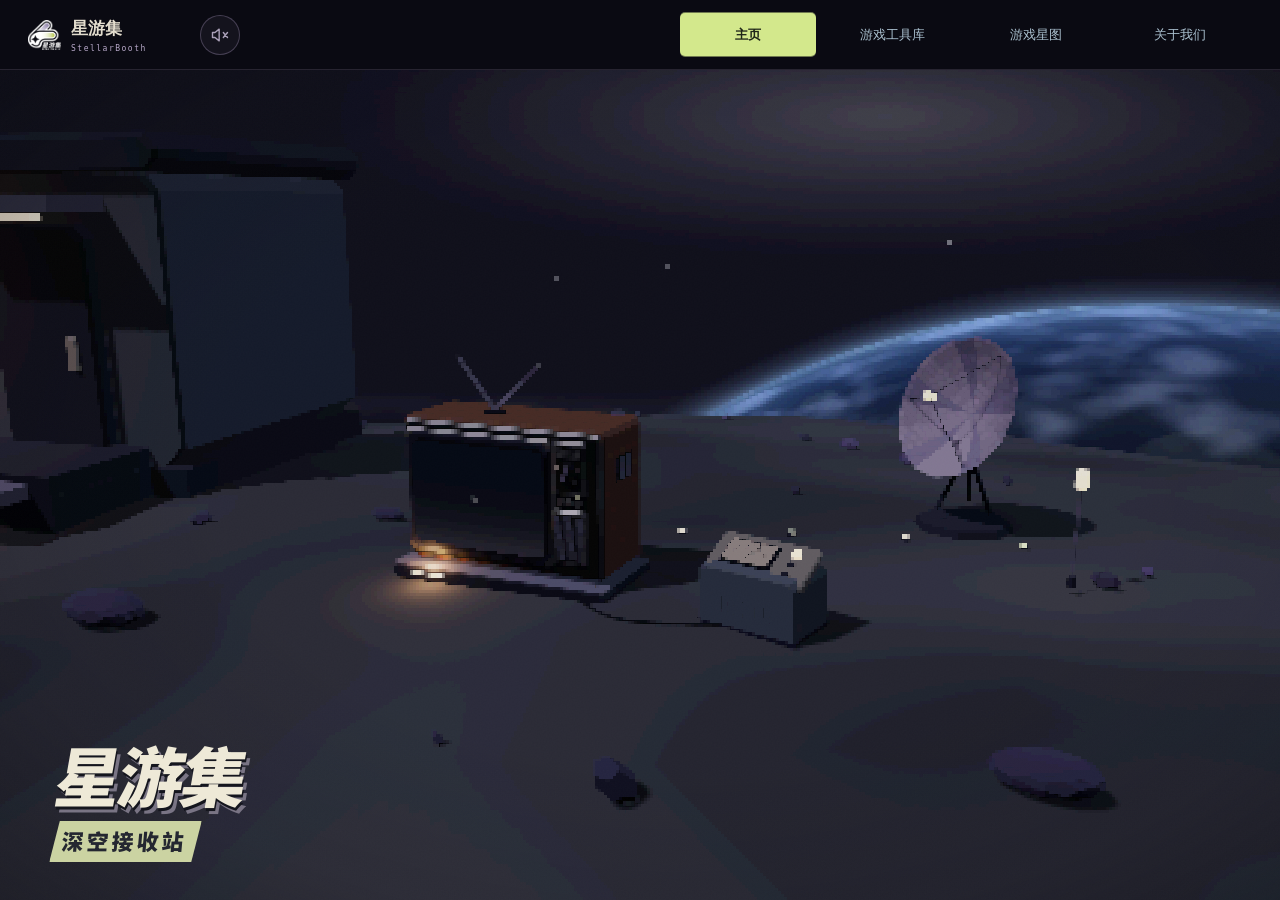
<file: index.html>
<!doctype html>
<html lang="zh-CN"><head><meta charset="utf-8"><meta name="viewport" content="width=device-width,initial-scale=1,viewport-fit=cover"><title>星游集 StellarBooth</title><style>html,body{margin:0;width:100%;height:100%;overflow:hidden;background:#101019}#siteContent{display:block;border:0;width:100%;height:100dvh}</style><script src="site-routes.js"></script><script src="site-shell.js" defer></script><script src="station-audio.js?v=6" defer></script><link rel="stylesheet" href="site-nav.css"><link rel="stylesheet" href="site-motion.css"><link rel="stylesheet" href="shell-nav.css?v=1"><script src="site-nav.js?v=14" defer></script><script src="shell-nav.js?v=1" defer></script><link rel="stylesheet" href="mobile-layout.css?v=2"></head><body data-site-shell="true" data-site-page="home"><iframe id="siteContent" title="星游集网站内容" allow="autoplay; fullscreen"></iframe><noscript>请开启 JavaScript，或<a href="map.html">浏览地图</a>。</noscript></body></html>
</file>
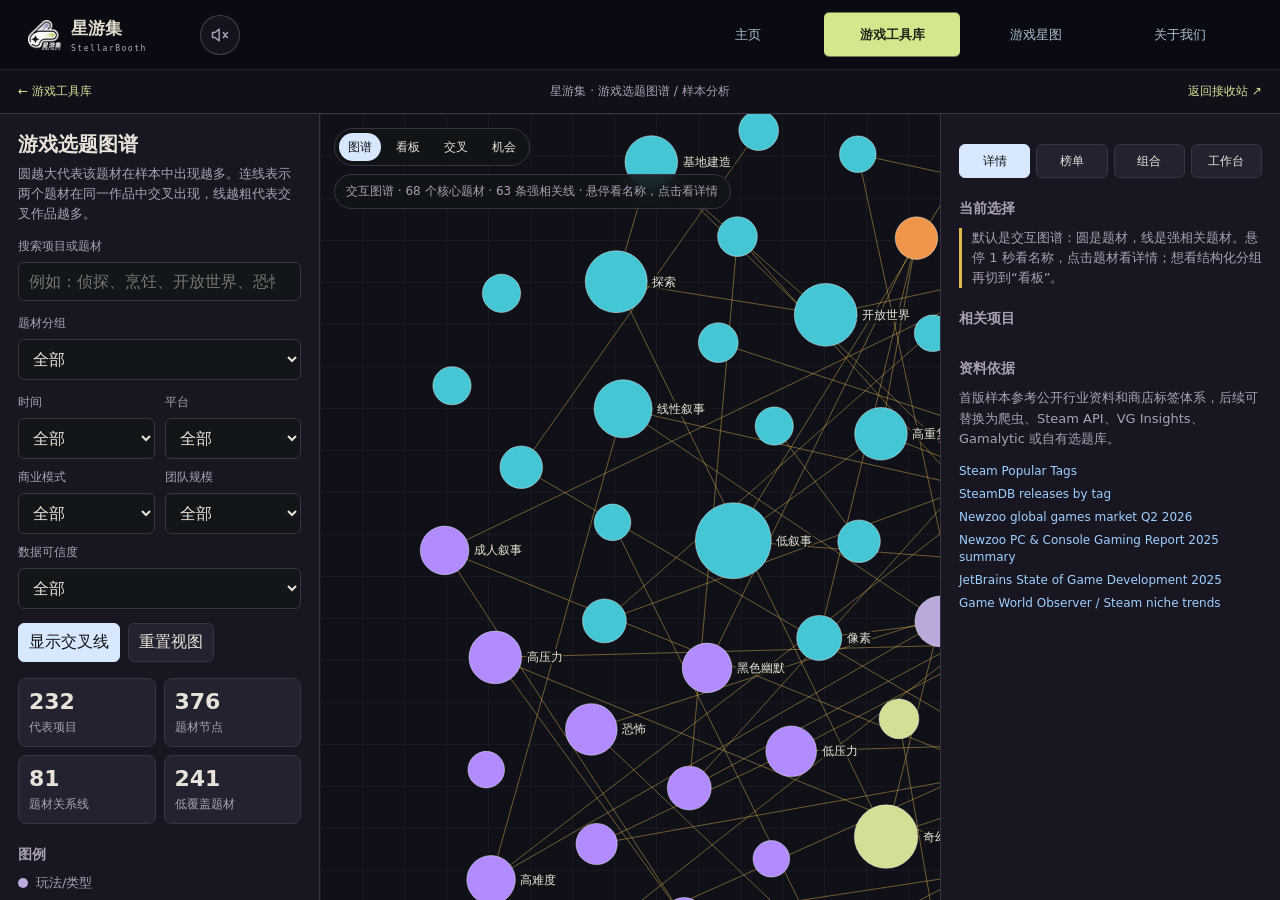
<file: tools/game-topic-graph/index.html>
<!doctype html>
<html lang="zh-CN">
<head>
  <meta charset="utf-8" />
  <meta name="viewport" content="width=device-width, initial-scale=1" />
  <title>游戏选题图谱</title>
  <script src="d3.min.js"></script>
  <style>
    :root {
      color-scheme: dark;
      --bg: #111314;
      --panel: #1b1f22;
      --panel-2: #24292d;
      --text: #e8ecef;
      --muted: #9aa5ad;
      --line: #343b40;
      --blue: #4aa3ff;
      --green: #4cc38a;
      --yellow: #e0b84a;
      --red: #ef6a63;
      --purple: #b28cff;
      --cyan: #45c6d4;
      --orange: #f0964b;
      --pink: #e675a7;
      font-family: Inter, ui-sans-serif, system-ui, -apple-system, BlinkMacSystemFont, "Segoe UI", sans-serif;
    }

    * { box-sizing: border-box; }

    body {
      margin: 0;
      background: var(--bg);
      color: var(--text);
      overflow: hidden;
    }

    button, input, select {
      font: inherit;
    }

    .app {
      display: grid;
      grid-template-columns: 320px 1fr 340px;
      height: 100vh;
      min-height: 640px;
    }

    .sidebar, .detail {
      background: var(--panel);
      border-color: var(--line);
      overflow: auto;
    }

    .sidebar {
      border-right: 1px solid var(--line);
      padding: 18px;
    }

    .detail {
      border-left: 1px solid var(--line);
      padding: 18px;
    }

    h1 {
      font-size: 20px;
      line-height: 1.2;
      margin: 0 0 8px;
      font-weight: 650;
    }

    h2 {
      font-size: 14px;
      margin: 22px 0 10px;
      color: var(--muted);
      font-weight: 600;
    }

    p {
      color: var(--muted);
      line-height: 1.55;
      margin: 0 0 14px;
      font-size: 13px;
    }

    .control {
      display: grid;
      gap: 7px;
      margin: 14px 0;
    }

    label {
      font-size: 12px;
      color: var(--muted);
    }

    input, select {
      width: 100%;
      border: 1px solid var(--line);
      background: #121618;
      color: var(--text);
      border-radius: 6px;
      padding: 9px 10px;
      outline: none;
    }

    input:focus, select:focus {
      border-color: var(--blue);
    }

    .row {
      display: flex;
      gap: 8px;
      flex-wrap: wrap;
      align-items: center;
    }

    .btn {
      border: 1px solid var(--line);
      background: var(--panel-2);
      color: var(--text);
      border-radius: 6px;
      padding: 8px 10px;
      cursor: pointer;
      display: inline-flex;
      align-items: center;
      gap: 6px;
      min-height: 36px;
    }

    .btn[aria-pressed="true"] {
      background: #d7e8ff;
      color: #111314;
      border-color: #d7e8ff;
    }

    .stats {
      display: grid;
      grid-template-columns: 1fr 1fr;
      gap: 8px;
      margin: 16px 0;
    }

    .tabs {
      display: grid;
      grid-template-columns: repeat(4, 1fr);
      gap: 6px;
      margin: 12px 0 16px;
    }

    .tabs .btn {
      justify-content: center;
      min-height: 34px;
      padding: 7px 6px;
      font-size: 12px;
    }

    .filters {
      display: grid;
      grid-template-columns: 1fr 1fr;
      gap: 10px;
      margin: 14px 0;
    }

    .filters .control {
      margin: 0;
    }

    .full {
      grid-column: 1 / -1;
    }

    .stat {
      background: var(--panel-2);
      border: 1px solid var(--line);
      border-radius: 8px;
      padding: 10px;
    }

    .stat b {
      display: block;
      font-size: 22px;
      margin-bottom: 2px;
    }

    .stat span {
      color: var(--muted);
      font-size: 12px;
    }

    .panel {
      display: none;
    }

    .panel.active {
      display: block;
    }

    .score {
      display: grid;
      gap: 8px;
      margin: 12px 0;
    }

    .score-row {
      display: grid;
      grid-template-columns: 74px 1fr 34px;
      gap: 8px;
      align-items: center;
      color: var(--muted);
      font-size: 12px;
    }

    .bar {
      height: 7px;
      border-radius: 999px;
      background: #121618;
      overflow: hidden;
      border: 1px solid var(--line);
    }

    .bar span {
      display: block;
      height: 100%;
      width: var(--w);
      background: var(--c, var(--blue));
    }

    .rank-grid {
      display: grid;
      gap: 12px;
    }

    .rank-block h3 {
      margin: 0 0 8px;
      color: var(--muted);
      font-size: 13px;
      font-weight: 600;
    }

    .rank-list {
      display: grid;
      gap: 6px;
    }

    .rank-row {
      display: grid;
      grid-template-columns: 1fr auto;
      gap: 8px;
      align-items: center;
      border-bottom: 1px solid var(--line);
      padding: 6px 0;
      font-size: 13px;
      color: var(--text);
    }

    .rank-row button {
      color: inherit;
      border: 0;
      background: transparent;
      padding: 0;
      text-align: left;
      cursor: pointer;
    }

    .rank-row small {
      color: var(--muted);
    }

    .workspace-actions {
      display: grid;
      grid-template-columns: repeat(auto-fit, minmax(110px, 1fr));
      gap: 8px;
      margin: 10px 0 14px;
    }

    .project-form {
      display: grid;
      gap: 8px;
      margin: 12px 0 16px;
      padding: 10px;
      border: 1px solid var(--line);
      border-radius: 8px;
      background: #15191b;
    }

    .project-form .split {
      display: grid;
      grid-template-columns: 1fr 1fr;
      gap: 8px;
    }

    textarea {
      width: 100%;
      border: 1px solid var(--line);
      background: #121618;
      color: var(--text);
      border-radius: 6px;
      padding: 9px 10px;
      outline: none;
      font: inherit;
      min-height: 70px;
      resize: vertical;
    }

    textarea:focus {
      border-color: var(--blue);
    }

    .textarea {
      min-height: 84px;
      resize: vertical;
    }

    .legend {
      display: grid;
      gap: 8px;
      font-size: 13px;
      color: var(--muted);
    }

    .legend-item {
      display: flex;
      align-items: center;
      gap: 8px;
    }

    .dot {
      width: 10px;
      height: 10px;
      border-radius: 50%;
      flex: 0 0 auto;
    }

    .canvas-wrap {
      position: relative;
      min-width: 0;
      overflow: auto;
      background:
        linear-gradient(rgba(255,255,255,.035) 1px, transparent 1px),
        linear-gradient(90deg, rgba(255,255,255,.035) 1px, transparent 1px);
      background-size: 42px 42px;
    }

    .graph-tooltip {
      position: absolute;
      z-index: 5;
      display: none;
      max-width: 260px;
      pointer-events: none;
      background: rgba(18, 22, 24, .96);
      color: var(--text);
      border: 1px solid var(--line);
      border-radius: 8px;
      padding: 9px 10px;
      box-shadow: 0 14px 34px rgba(0,0,0,.28);
      font-size: 12px;
      line-height: 1.45;
    }

    .graph-tooltip b {
      display: block;
      font-size: 13px;
      margin-bottom: 3px;
    }

    .graph-tooltip span {
      color: var(--muted);
    }

    svg {
      display: block;
      width: 100%;
      height: 100vh;
    }

    .toolbar {
      position: absolute;
      left: 14px;
      top: 14px;
      display: flex;
      gap: 8px;
      flex-wrap: wrap;
      max-width: calc(100% - 28px);
      pointer-events: none;
    }

    .toolbar > * {
      pointer-events: auto;
    }

    .board-controls {
      display: none;
      gap: 6px;
      align-items: center;
      flex-wrap: wrap;
      background: rgba(18, 22, 24, .86);
      border: 1px solid var(--line);
      border-radius: 999px;
      padding: 4px;
      backdrop-filter: blur(8px);
    }

    .board-controls.active {
      display: flex;
    }

    .board-controls label {
      padding-left: 8px;
      font-size: 11px;
    }

    .mini-select {
      width: auto;
      min-height: 28px;
      padding: 4px 24px 4px 8px;
      border-radius: 999px;
      font-size: 12px;
    }

    .view-switch {
      display: flex;
      flex-wrap: wrap;
      gap: 6px;
      background: rgba(18, 22, 24, .86);
      border: 1px solid var(--line);
      border-radius: 999px;
      padding: 4px;
      backdrop-filter: blur(8px);
    }

    .view-switch .btn {
      min-height: 28px;
      padding: 5px 9px;
      border: 0;
      background: transparent;
      border-radius: 999px;
      font-size: 12px;
    }

    .view-switch .btn[aria-pressed="true"] {
      background: #d7e8ff;
      color: #111314;
    }

    .pill {
      background: rgba(18, 22, 24, .86);
      color: var(--muted);
      border: 1px solid var(--line);
      border-radius: 999px;
      padding: 8px 11px;
      font-size: 12px;
      backdrop-filter: blur(8px);
    }

    .node text {
      paint-order: stroke;
      stroke: rgba(17, 19, 20, .82);
      stroke-width: 4px;
      fill: var(--text);
      font-size: 12px;
      pointer-events: none;
    }

    .node circle {
      stroke: rgba(255,255,255,.42);
      stroke-width: 1px;
      cursor: pointer;
    }

    .node.dim {
      opacity: .24;
    }

    .link {
      stroke: rgba(154, 165, 173, .18);
      stroke-width: 1px;
    }

    .link.cross {
      stroke: rgba(224, 184, 74, .36);
      stroke-dasharray: 5 4;
    }

    .link.topic-topic {
      stroke: rgba(224, 184, 74, .46);
    }

    .link.dim {
      opacity: .08;
    }

    .heat-label,
    .matrix-label,
    .axis-label {
      fill: var(--text);
      font-size: 12px;
      paint-order: stroke;
      stroke: rgba(17, 19, 20, .75);
      stroke-width: 3px;
    }

    .muted-label {
      fill: var(--muted);
      font-size: 11px;
    }

    .view-title {
      fill: var(--text);
      font-size: 18px;
      font-weight: 600;
    }

    .view-subtitle {
      fill: var(--muted);
      font-size: 12px;
    }

    .section-rule {
      stroke: rgba(154,165,173,.18);
      stroke-width: 1px;
    }

    .heat-cell circle,
    .quadrant-point,
    .matrix-cell {
      cursor: pointer;
    }

    .list {
      display: grid;
      gap: 8px;
    }

    .item {
      width: 100%;
      text-align: left;
      border: 1px solid var(--line);
      background: var(--panel-2);
      color: var(--text);
      border-radius: 8px;
      padding: 9px 10px;
      cursor: pointer;
    }

    .item:hover {
      border-color: var(--blue);
    }

    .item small {
      display: block;
      color: var(--muted);
      margin-top: 4px;
      line-height: 1.35;
    }

    .tags {
      display: flex;
      flex-wrap: wrap;
      gap: 6px;
      margin: 10px 0 14px;
    }

    .tag {
      border-radius: 999px;
      background: #121618;
      border: 1px solid var(--line);
      color: var(--muted);
      font-size: 12px;
      padding: 5px 8px;
    }

    .sources a {
      color: #9ed0ff;
      display: block;
      margin: 7px 0;
      text-decoration: none;
      font-size: 12px;
      line-height: 1.35;
    }

    .sources a:hover { text-decoration: underline; }

    .hint {
      border-left: 3px solid var(--yellow);
      padding-left: 10px;
      color: var(--muted);
    }

    @media (max-width: 980px) {
      body { overflow: auto; }
      .app {
        grid-template-columns: 1fr;
        height: auto;
      }
      .sidebar, .detail {
        border: 0;
        border-bottom: 1px solid var(--line);
      }
      svg { height: 70vh; min-height: 520px; }
      .detail { border-top: 1px solid var(--line); }
    }
  </style>
<link rel="stylesheet" href="integration.css"><script src="integration.js" defer></script><script src="../../station-audio.js?v=4" defer></script></head>
<body><header class="integration-bar"><a href="../../tools.html">← 游戏工具库</a><span>星游集 · 游戏选题图谱 / 样本分析</span><a href="../../index.html">返回接收站 ↗</a></header>
  <main class="app">
    <aside class="sidebar">
      <h1>游戏选题图谱</h1>
      <p>圆越大代表该题材在样本中出现越多。连线表示两个题材在同一作品中交叉出现，线越粗代表交叉作品越多。</p>

      <div class="control">
        <label for="search">搜索项目或题材</label>
        <input id="search" type="search" placeholder="例如：侦探、烹饪、开放世界、恐怖" />
      </div>

      <div class="control">
        <label for="cluster">题材分组</label>
        <select id="cluster"></select>
      </div>

      <div class="filters">
        <div class="control">
          <label for="yearFilter">时间</label>
          <select id="yearFilter">
            <option value="all">全部</option>
            <option value="3">近 3 年</option>
            <option value="5">近 5 年</option>
            <option value="10">近 10 年</option>
          </select>
        </div>
        <div class="control">
          <label for="platformFilter">平台</label>
          <select id="platformFilter">
            <option value="all">全部</option>
            <option value="PC/主机">PC/主机</option>
            <option value="移动端">移动端</option>
            <option value="VR">VR</option>
            <option value="UGC/平台">UGC/平台</option>
          </select>
        </div>
        <div class="control">
          <label for="modelFilter">商业模式</label>
          <select id="modelFilter">
            <option value="all">全部</option>
            <option value="买断制">买断制</option>
            <option value="服务型">服务型</option>
            <option value="免费/内购">免费/内购</option>
            <option value="UGC生态">UGC生态</option>
          </select>
        </div>
        <div class="control">
          <label for="teamFilter">团队规模</label>
          <select id="teamFilter">
            <option value="all">全部</option>
            <option value="小团队">小团队</option>
            <option value="中型团队">中型团队</option>
            <option value="大型团队">大型团队</option>
          </select>
        </div>
        <div class="control full">
          <label for="sourceFilter">数据可信度</label>
          <select id="sourceFilter">
            <option value="all">全部</option>
            <option value="商店/公开资料">商店/公开资料</option>
            <option value="行业报告补强">行业报告补强</option>
            <option value="人工标注">人工标注</option>
            <option value="星游集自有项目">星游集自有项目</option>
          </select>
        </div>
      </div>

      <div class="row">
        <button class="btn" id="toggleCross" type="button" aria-pressed="true">显示交叉线</button>
        <button class="btn" id="reset" type="button">重置视图</button>
      </div>

      <section class="stats">
        <div class="stat"><b id="projectCount">0</b><span>代表项目</span></div>
        <div class="stat"><b id="topicCount">0</b><span>题材节点</span></div>
        <div class="stat"><b id="edgeCount">0</b><span>题材关系线</span></div>
        <div class="stat"><b id="gapCount">0</b><span>低覆盖题材</span></div>
      </section>

      <h2>图例</h2>
      <div class="legend">
        <div class="legend-item"><span class="dot" style="background: var(--blue)"></span>玩法/类型</div>
        <div class="legend-item"><span class="dot" style="background: var(--green)"></span>世界观/剧情内容</div>
        <div class="legend-item"><span class="dot" style="background: var(--purple)"></span>题材情绪/体验</div>
        <div class="legend-item"><span class="dot" style="background: var(--orange)"></span>平台/商业形态</div>
        <div class="legend-item"><span class="dot" style="background: var(--muted)"></span>具体项目</div>
      </div>

      <h2>低覆盖组合</h2>
      <div class="list" id="gapList"></div>
    </aside>

    <section class="canvas-wrap" aria-label="游戏选题关系图">
      <div class="toolbar">
        <div class="view-switch" id="visualTabs">
          <button class="btn" type="button" data-visual="network" aria-pressed="true">图谱</button>
          <button class="btn" type="button" data-visual="heat" aria-pressed="false">看板</button>
          <button class="btn" type="button" data-visual="matrix" aria-pressed="false">交叉</button>
          <button class="btn" type="button" data-visual="quadrant" aria-pressed="false">机会</button>
        </div>
        <div class="board-controls" id="boardControls">
          <label for="boardSort">排序</label>
          <select id="boardSort" class="mini-select">
            <option value="opportunity">机会分</option>
            <option value="count">样本量</option>
            <option value="heat">热度</option>
            <option value="growth">增长性</option>
            <option value="crowd">拥挤度</option>
          </select>
          <label for="boardLimit">每类</label>
          <select id="boardLimit" class="mini-select">
            <option value="6">6 行</option>
            <option value="8" selected>8 行</option>
            <option value="12">12 行</option>
            <option value="999">全部</option>
          </select>
        </div>
        <span class="pill" id="status">拖动节点，滚轮缩放，点击查看详情</span>
      </div>
      <div class="graph-tooltip" id="graphTooltip" role="tooltip"></div>
      <svg id="graph" role="img" aria-label="游戏项目与题材的力导向关系图"></svg>
    </section>

    <aside class="detail">
      <div class="tabs" id="modeTabs">
        <button class="btn" type="button" data-mode="detail" aria-pressed="true">详情</button>
        <button class="btn" type="button" data-mode="rank" aria-pressed="false">榜单</button>
        <button class="btn" type="button" data-mode="explorer" aria-pressed="false">组合</button>
        <button class="btn" type="button" data-mode="workspace" aria-pressed="false">工作台</button>
      </div>

      <section class="panel active" id="panel-detail">
      <h2>当前选择</h2>
      <div id="detail"></div>

      <h2>相关项目</h2>
      <div class="list" id="related"></div>
      </section>

      <section class="panel" id="panel-rank">
        <h2>选题榜单</h2>
        <div class="rank-grid" id="rankPanel"></div>
      </section>

      <section class="panel" id="panel-explorer">
        <h2>组合探索器</h2>
        <div class="control">
          <label for="topicA">题材 A</label>
          <select id="topicA"></select>
        </div>
        <div class="control">
          <label for="topicB">题材 B</label>
          <select id="topicB"></select>
        </div>
        <div id="comboResult"></div>
      </section>

      <section class="panel" id="panel-workspace">
        <h2>选题工作台</h2>
        <div class="workspace-actions">
          <button class="btn" id="exportBrief" type="button">导出会前简报</button>
          <button class="btn" id="exportWorkspace" type="button">导出 JSON</button>
          <button class="btn" id="clearWorkspace" type="button">清空</button>
        </div>
        <div class="list" id="workspaceList"></div>

        <h2>星游集自有项目</h2>
        <div class="project-form">
          <input id="customTitle" type="text" placeholder="项目名 / Demo 名" />
          <div class="split">
            <input id="customYear" type="number" min="1980" max="2035" placeholder="年份" />
            <input id="customType" type="text" placeholder="类型，例如 Narrative RPG" />
          </div>
          <textarea id="customTags" placeholder="题材标签，用逗号分隔。例如：侦探,杭州,低成本,叙事冒险"></textarea>
          <input id="customNote" type="text" placeholder="一句话备注，例如：线下试玩项目 / 学生 Demo" />
          <div class="row">
            <button class="btn" id="addCustomProject" type="button">加入图谱</button>
            <button class="btn" id="exportCustomProjects" type="button">导出项目库</button>
            <button class="btn" id="clearCustomProjects" type="button">清空项目库</button>
          </div>
        </div>
        <div class="list" id="customProjectList"></div>
      </section>

      <h2>资料依据</h2>
      <p>首版样本参考公开行业资料和商店标签体系，后续可替换为爬虫、Steam API、VG Insights、Gamalytic 或自有选题库。</p>
      <div class="sources">
        <a href="https://store.steampowered.com/tag/browse/?l=english" target="_blank" rel="noreferrer">Steam Popular Tags</a>
        <a href="https://steamdb.info/stats/releases/?tagid=492" target="_blank" rel="noreferrer">SteamDB releases by tag</a>
        <a href="https://newzoo.com/resources/blog/global-games-market-q2-2026" target="_blank" rel="noreferrer">Newzoo global games market Q2 2026</a>
        <a href="https://newzoo.com/resources/blog/into-the-data-pc-console-gaming-report-2025" target="_blank" rel="noreferrer">Newzoo PC & Console Gaming Report 2025 summary</a>
        <a href="https://lp.jetbrains.com/the-state-of-gamedev-2025/" target="_blank" rel="noreferrer">JetBrains State of Game Development 2025</a>
        <a href="https://gameworldobserver.com/2024/07/18/top-game-genres-on-steam-first-half-2024-key-trends" target="_blank" rel="noreferrer">Game World Observer / Steam niche trends</a>
      </div>
    </aside>
  </main>

  <script>
    const rawRows = `
Minecraft|2011|Sandbox|沙盒建造,生存,开放世界,UGC,多人合作,低叙事|体素世界与玩家创造
Tetris|1984|Puzzle|益智,抽象,休闲,低叙事,移动端|极简规则长青
Grand Theft Auto V|2013|Action Adventure|开放世界,犯罪,现代都市,多人在线,讽刺剧情|都市犯罪沙盒
Fortnite|2017|Battle Royale|射击,大逃杀,UGC,跨界联动,多人在线,赛季叙事|平台化内容生态
Roblox|2006|UGC Platform|UGC,社交,多人在线,青少年,平台化,低叙事|创作者经济
League of Legends|2009|MOBA|MOBA,竞技,英雄收集,奇幻,电竞,多人在线|长期运营竞技
Dota 2|2013|MOBA|MOBA,竞技,奇幻,电竞,多人在线,高复杂度|硬核竞技
Counter-Strike 2|2023|Shooter|射击,战术竞技,现代军事,电竞,多人在线,低叙事|团队对抗
Valorant|2020|Shooter|射击,战术竞技,英雄技能,近未来,电竞,多人在线|英雄战术射击
PUBG Battlegrounds|2017|Battle Royale|射击,大逃杀,军事,生存,多人在线,低叙事|写实大逃杀
Apex Legends|2019|Battle Royale|射击,大逃杀,英雄技能,科幻,多人在线,赛季叙事|快节奏小队
Call of Duty Warzone|2020|Battle Royale|射击,大逃杀,现代军事,多人在线,服务型游戏|军事品牌化
Call of Duty Modern Warfare III|2023|Shooter|射击,现代军事,线性战役,多人在线,服务型游戏|军事年货
Battlefield 6|2025|Shooter|射击,现代军事,大战场,多人在线,破坏环境|大规模战争
Helldivers 2|2024|Shooter|射击,合作PvE,科幻,讽刺剧情,服务型游戏|社区驱动战役
Destiny 2|2017|Shooter RPG|射击,刷宝,科幻,多人合作,服务型游戏,宏大叙事|在线刷宝
Warframe|2013|Action RPG|动作,刷宝,科幻,忍者,多人合作,服务型游戏|高速动作刷宝
Overwatch 2|2022|Hero Shooter|射击,英雄技能,近未来,电竞,多人在线,角色叙事|英雄团队战
Rainbow Six Siege|2015|Shooter|射击,战术竞技,现代军事,破坏环境,多人在线|室内攻防
Baldur's Gate 3|2023|CRPG|RPG,回合制,奇幻,队伍羁绊,多分支叙事,高自由度|桌游式叙事
Elden Ring|2022|Action RPG|动作RPG,开放世界,黑暗奇幻,魂like,碎片叙事,高难度|开放世界魂系
Dark Souls III|2016|Action RPG|动作RPG,黑暗奇幻,魂like,高难度,碎片叙事|关卡迷宫
Bloodborne|2015|Action RPG|动作RPG,哥特恐怖,洛夫克拉夫特,魂like,高难度|维多利亚恐怖
Sekiro Shadows Die Twice|2019|Action Adventure|动作,武士,日本历史,高难度,线性叙事|架势战斗
The Witcher 3|2015|RPG|RPG,开放世界,黑暗奇幻,道德选择,怪物狩猎,成人叙事|任务叙事标杆
Cyberpunk 2077|2020|RPG|RPG,开放世界,赛博朋克,身份认同,成人叙事,沉浸模拟|未来都市
Starfield|2023|RPG|RPG,太空探索,科幻,开放世界,派系叙事|群星冒险
The Elder Scrolls V Skyrim|2011|RPG|RPG,开放世界,奇幻,模组,高自由度,探索|长期模组生态
Fallout 4|2015|RPG|RPG,废土,开放世界,基地建造,黑色幽默,探索|核后废土
Mass Effect Legendary Edition|2021|RPG|RPG,科幻,队伍羁绊,道德选择,太空歌剧,恋爱|史诗三部曲
Dragon Age Inquisition|2014|RPG|RPG,奇幻,政治阴谋,队伍羁绊,恋爱,开放区域|同伴叙事
Persona 5 Royal|2019|JRPG|JRPG,校园,都市奇幻,回合制,社交模拟,青春|怪盗青春
Final Fantasy XIV|2013|MMORPG|MMORPG,奇幻,长线剧情,多人合作,服务型游戏,团队副本|剧情型网游
Final Fantasy VII Rebirth|2024|JRPG|JRPG,科幻奇幻,队伍羁绊,开放区域,重制经典|经典再叙事
Genshin Impact|2020|Action RPG|动作RPG,开放世界,二次元,抽卡,奇幻,服务型游戏|角色驱动探索
Honkai Star Rail|2023|JRPG|JRPG,回合制,二次元,太空歌剧,抽卡,服务型游戏|银河列车
Zenless Zone Zero|2024|Action RPG|动作RPG,二次元,都市奇幻,抽卡,服务型游戏,潮流文化|街区动作
Wuthering Waves|2024|Action RPG|动作RPG,开放世界,二次元,末世,抽卡,高机动|声骸收集
Monster Hunter Wilds|2025|Action RPG|动作RPG,怪物狩猎,生态模拟,多人合作,开放区域|狩猎生态
Monster Hunter World|2018|Action RPG|动作RPG,怪物狩猎,生态模拟,多人合作,装备制作|全球化狩猎
Pokémon Scarlet and Violet|2022|RPG|RPG,收集养成,开放世界,可爱,多人交换,低龄友好|开放宝可梦
Palworld|2024|Survival Craft|生存,收集养成,基地建造,开放世界,多人合作,黑色幽默|伙伴工业化
ARK Survival Evolved|2017|Survival Craft|生存,恐龙,基地建造,开放世界,多人在线,驯养|史前生存
Rust|2018|Survival|生存,基地建造,多人在线,掠夺,开放世界,低叙事|社交压力
Valheim|2021|Survival Craft|生存,基地建造,北欧神话,多人合作,开放世界,低多边形|合作远征
Enshrouded|2024|Survival Craft|生存,基地建造,奇幻,多人合作,开放世界,探索|雾中建造
Sons of the Forest|2024|Survival Horror|生存,恐怖,荒岛,基地建造,多人合作,AI伙伴|森林威胁
Subnautica|2018|Survival|生存,海洋,科幻,探索,基地建造,孤独感|深海未知
No Man's Sky|2016|Space Sandbox|太空探索,开放世界,生存,基地建造,多人在线,服务型游戏|程序化宇宙
Terraria|2011|Sandbox|沙盒建造,生存,2D,探索,多人合作,低叙事|横版沙盒
Stardew Valley|2016|Life Sim|农场经营,生活模拟,像素,社交,治愈,小镇|农场人生
Animal Crossing New Horizons|2020|Life Sim|生活模拟,岛屿建设,社交,治愈,收集,低压力|岛屿日常
The Sims 4|2014|Life Sim|生活模拟,人生,建造,UGC,社交叙事,服务型游戏|人生沙盒
Cities Skylines II|2023|Simulation|城市建造,模拟经营,交通,沙盒,现代都市,系统设计|城市规划
Planet Zoo|2019|Simulation|模拟经营,动物园,建造,生态,教育,家庭友好|园区经营
Two Point Hospital|2018|Management|模拟经营,医疗,黑色幽默,建造,休闲,现代职场|荒诞医院
Factorio|2020|Automation|自动化,基地建造,科幻,资源管理,高复杂度,低叙事|工厂优化
Satisfactory|2024|Automation|自动化,基地建造,科幻,开放世界,合作PvE,探索|第一人称工厂
Dyson Sphere Program|2021|Automation|自动化,太空探索,科幻,资源管理,宏大工程,低叙事|星际工厂
RimWorld|2018|Colony Sim|殖民地模拟,生存,科幻,涌现叙事,基地建造,黑色幽默|故事生成器
Dwarf Fortress|2022|Colony Sim|殖民地模拟,奇幻,高复杂度,涌现叙事,基地建造,模拟|深度模拟
Crusader Kings III|2020|Grand Strategy|大战略,中世纪,家族叙事,政治阴谋,涌现叙事,高复杂度|王朝剧
Europa Universalis IV|2013|Grand Strategy|大战略,历史,国家经营,高复杂度,低叙事,地图推演|历史沙盘
Civilization VI|2016|4X Strategy|4X,历史,回合制,国家经营,科技树,多人在线|文明发展
Total War Warhammer III|2022|Strategy|大战略,奇幻,即时战术,战争,派系叙事,高复杂度|奇幻会战
XCOM 2|2016|Tactics|战术,回合制,科幻,队伍养成,基地管理,高压力|抗争地球
Fire Emblem Engage|2023|Tactics RPG|战棋,RPG,奇幻,队伍羁绊,回合制,角色收集|角色战棋
Into the Breach|2018|Tactics|战术,回合制,机甲,时间循环,益智,低叙事|小棋盘解谜
Slay the Spire|2019|Deckbuilder|卡牌构筑,Roguelike,奇幻,回合制,高重复,低叙事|爬塔卡牌
Balatro|2024|Deckbuilder|卡牌构筑,Roguelike,扑克,高重复,低叙事,休闲|数字组合
Hades|2020|Roguelite|Roguelike,动作,希腊神话,家族叙事,高重复,恋爱|叙事肉鸽
Hades II|2024|Roguelite|Roguelike,动作,希腊神话,魔法,高重复,家族叙事|女巫肉鸽
Dead Cells|2018|Roguelite|Roguelike,动作,像素,高重复,银河城,低叙事|动作循环
The Binding of Isaac Rebirth|2014|Roguelike|Roguelike,弹幕,黑色幽默,宗教隐喻,高重复,低叙事|地下室隐喻
Vampire Survivors|2022|Roguelite|Roguelike,幸存者like,自动攻击,像素,高重复,低叙事|轻量刷局
Deep Rock Galactic Survivor|2024|Roguelite|幸存者like,科幻,矮人,自动攻击,高重复,挖矿|幸存者变体
Risk of Rain 2|2020|Roguelite|Roguelike,射击,科幻,多人合作,高重复,刷宝|三维肉鸽
Spelunky 2|2020|Platformer|平台跳跃,Roguelike,探险,高难度,涌现叙事,低叙事|洞穴事故
Celeste|2018|Platformer|平台跳跃,心理健康,高难度,像素,线性叙事,成长|攀登隐喻
Hollow Knight|2017|Metroidvania|银河城,动作,昆虫王国,黑暗奇幻,探索,碎片叙事|地下王国
Ori and the Will of the Wisps|2020|Metroidvania|银河城,奇幻,治愈,平台跳跃,线性叙事,自然|精灵冒险
Metroid Dread|2021|Metroidvania|银河城,科幻,孤独感,探索,追逐,动作|外星基地
Prince of Persia The Lost Crown|2024|Metroidvania|银河城,波斯神话,动作,时间能力,平台跳跃,线性叙事|神话宫殿
Super Mario Bros Wonder|2023|Platformer|平台跳跃,可爱,家庭友好,多人合作,奇幻,低叙事|惊奇关卡
Astro Bot|2024|Platformer|平台跳跃,可爱,科幻,家庭友好,收集,低压力|手柄玩具箱
The Legend of Zelda Breath of the Wild|2017|Adventure|开放世界,奇幻,物理交互,探索,低叙事,解谜|开放探索
The Legend of Zelda Tears of the Kingdom|2023|Adventure|开放世界,奇幻,物理建造,探索,天空,解谜|组装创造
Horizon Forbidden West|2022|Action Adventure|开放世界,科幻,末世,机器生态,动作,线性叙事|机械自然
Ghost of Tsushima|2020|Action Adventure|开放世界,武士,日本历史,动作,复仇,线性叙事|武士电影感
Red Dead Redemption 2|2018|Action Adventure|开放世界,西部,犯罪,沉浸模拟,成人叙事,探索|西部挽歌
Assassin's Creed Mirage|2023|Action Adventure|潜行,历史,开放区域,刺客,中东,线性叙事|回归潜行
Hitman World of Assassination|2021|Stealth|潜行,沙盒关卡,现代都市,黑色幽默,重复挑战,低叙事|刺杀谜题
Metal Gear Solid V|2015|Stealth|潜行,开放世界,现代军事,基地管理,政治阴谋,涌现叙事|战术沙盒
Dishonored 2|2016|Immersive Sim|沉浸模拟,潜行,蒸汽朋克,复仇,多路线,超能力|关卡选择
Deus Ex Mankind Divided|2016|Immersive Sim|沉浸模拟,赛博朋克,潜行,政治阴谋,多路线,身份认同|增强人议题
Prey|2017|Immersive Sim|沉浸模拟,科幻,空间站,恐怖,多路线,身份认同|太空站危机
Portal 2|2011|Puzzle|益智,科幻,黑色幽默,合作PvE,物理,线性叙事|传送门谜题
The Witness|2016|Puzzle|益智,岛屿,抽象,探索,低叙事,哲学|符号解谜
Baba Is You|2019|Puzzle|益智,规则改写,抽象,高难度,低叙事,像素|语法玩法
Return of the Obra Dinn|2018|Detective|侦探,推理,海事,超自然,黑白美术,碎片叙事|死亡推理
Disco Elysium|2019|Narrative RPG|侦探,RPG,政治,失忆,成人叙事,多分支叙事|内心对话
The Case of the Golden Idol|2022|Detective|侦探,推理,历史,超自然,益智,黑色幽默|场景推理
Outer Wilds|2019|Adventure|太空探索,时间循环,考古,探索,哲学,低战斗|知识驱动
Her Story|2015|FMV|侦探,FMV,非线性叙事,犯罪,搜索,低操作|视频检索
Immortality|2022|FMV|FMV,电影工业,神秘,非线性叙事,成人叙事,搜索|影像拼图
Life is Strange|2015|Narrative Adventure|叙事冒险,青春,时间能力,多分支叙事,校园,情感|选择叙事
Detroit Become Human|2018|Narrative Adventure|叙事冒险,机器人,身份认同,多分支叙事,近未来,政治|分支电影
The Walking Dead|2012|Narrative Adventure|叙事冒险,丧尸,亲情,多分支叙事,末世,情感|章节选择
What Remains of Edith Finch|2017|Walking Sim|步行模拟,家族叙事,魔幻现实,短篇集,情感,低战斗|家族记忆
Firewatch|2016|Walking Sim|步行模拟,荒野,孤独感,成人叙事,悬疑,低战斗|对讲机关系
Gone Home|2013|Walking Sim|步行模拟,家庭,青春,探索,低战斗,现实题材|空间叙事
Stray|2022|Adventure|猫,赛博朋克,探索,可爱,机器人,线性叙事|猫视角城市
Spiritfarer|2020|Management|经营,死亡,治愈,船,情感,手绘|告别主题
Dave the Diver|2023|Hybrid Sim|经营,潜水,海洋,烹饪,像素,轻喜剧|白天夜晚循环
Dredge|2023|Fishing Horror|钓鱼,海洋,洛夫克拉夫特,经营,恐怖,探索|克苏鲁渔业
Cult of the Lamb|2022|Hybrid|Roguelike,经营,邪教,可爱恐怖,基地建造,黑色幽默|教团运营
Inscryption|2021|Deckbuilder Horror|卡牌构筑,恐怖,元叙事,逃脱房,黑色幽默,多阶段|规则反转
Papers Please|2013|Simulation|边检,政治,道德选择,现实题材,高压力,低美术|制度压力
This War of Mine|2014|Survival|生存,战争平民,道德选择,基地管理,现实题材,高压力|平民战争
Frostpunk|2018|City Builder|城市建造,末世,道德选择,生存,政治,高压力|寒冬伦理
Frostpunk 2|2024|City Builder|城市建造,末世,政治,派系叙事,生存,高压力|社会抉择
Against the Storm|2023|City Builder|城市建造,Roguelike,奇幻,资源管理,高重复,生存|肉鸽城建
Manor Lords|2024|City Builder|城市建造,中世纪,战争,模拟经营,现实题材,低叙事|庄园经济
Anno 1800|2019|City Builder|城市建造,工业革命,贸易,资源管理,历史,高复杂度|生产链经营
Football Manager 2024|2023|Management|体育,模拟经营,数据分析,足球,长期运营,低叙事|经理模拟
EA Sports FC 25|2024|Sports|体育,足球,多人在线,卡牌收集,服务型游戏,竞技|足球服务
NBA 2K25|2024|Sports|体育,篮球,职业生涯,多人在线,服务型游戏,竞技|篮球年货
Forza Horizon 5|2021|Racing|竞速,开放世界,汽车文化,收集,多人在线,低叙事|节庆赛车
Gran Turismo 7|2022|Racing|竞速,汽车文化,模拟,收集,多人在线,低叙事|驾驶收藏
Rocket League|2015|Sports Action|体育,汽车,竞技,多人在线,低叙事,服务型游戏|车球对抗
Street Fighter 6|2023|Fighting|格斗,竞技,街头文化,多人在线,电竞,角色叙事|现代格斗
Tekken 8|2024|Fighting|格斗,家族恩怨,竞技,多人在线,电竞,动作|3D格斗
Mortal Kombat 1|2023|Fighting|格斗,血腥,奇幻,多元宇宙,竞技,线性叙事|重启宇宙
Madden NFL 25|2024|Sports|体育,橄榄球,多人在线,职业生涯,服务型游戏,竞技|美式体育
Just Dance 2025|2024|Rhythm|音乐节奏,舞蹈,家庭友好,派对,服务型游戏,低叙事|体感跳舞
Beat Saber|2019|Rhythm VR|音乐节奏,VR,科幻,健身,低叙事,技能挑战|VR节奏
Gorilla Tag|2021|VR Social|VR,社交,运动,多人在线,低叙事,低美术|身体移动
Half-Life Alyx|2020|VR Shooter|VR,射击,科幻,恐怖,沉浸模拟,线性叙事|VR沉浸
Among Us|2018|Social Deduction|社交推理,太空,多人在线,低叙事,派对,欺骗|低成本传播
Goose Goose Duck|2021|Social Deduction|社交推理,多人在线,角色技能,派对,低叙事,可爱|变体推理
Fall Guys|2020|Party|派对,多人在线,平台跳跃,可爱,大逃杀,低叙事|闯关综艺
Party Animals|2023|Party|派对,物理,多人在线,可爱,低叙事,竞技|布偶对抗
Chained Together|2024|Co-op Platformer|多人合作,平台跳跃,物理,高难度,直播友好,低叙事|协作受苦
It Takes Two|2021|Co-op Adventure|多人合作,平台跳跃,婚姻,奇幻,解谜,线性叙事|双人机制
Overcooked 2|2018|Co-op|多人合作,烹饪,派对,高压力,可爱,低叙事|协作混乱
Moving Out 2|2023|Co-op|多人合作,物理,搬家,派对,可爱,低叙事|搬家闯关
Phasmophobia|2020|Horror Co-op|恐怖,多人合作,鬼怪,调查,语音互动,直播友好|合作捉鬼
Lethal Company|2023|Horror Co-op|恐怖,多人合作,太空,公司讽刺,直播友好,高压力|拾荒合作
Content Warning|2024|Horror Co-op|恐怖,多人合作,短视频,直播友好,怪物,黑色幽默|拍摄恐怖
Dead by Daylight|2016|Asymmetric Horror|恐怖,非对称竞技,多人在线,IP联动,服务型游戏,追逐|杀手逃生
Resident Evil 4 Remake|2023|Survival Horror|恐怖,生存,丧尸,动作,线性叙事,资源管理|经典重制
Alan Wake 2|2023|Survival Horror|恐怖,超自然,作家,侦探,元叙事,成人叙事|叙事恐怖
Silent Hill 2 Remake|2024|Survival Horror|恐怖,心理健康,小镇,罪疚,线性叙事,成人叙事|心理恐怖
Amnesia The Bunker|2023|Survival Horror|恐怖,一战,沉浸模拟,生存,高压力,随机系统|地堡逃生
Outlast Trials|2024|Horror Co-op|恐怖,多人合作,实验,冷战,高压力,服务型游戏|合作惊吓
Little Nightmares II|2021|Horror Platformer|恐怖,平台跳跃,童年噩梦,解谜,线性叙事,暗黑童话|微型恐惧
Inside|2016|Puzzle Platformer|平台跳跃,反乌托邦,解谜,低叙事,暗黑,线性叙事|无声寓言
Limbo|2010|Puzzle Platformer|平台跳跃,黑白美术,解谜,暗黑,低叙事,高死亡|剪影冒险
Cuphead|2017|Action Platformer|动作,平台跳跃,复古动画,高难度,合作PvE,低叙事|手绘Boss战
Sea of Thieves|2018|Adventure|海盗,多人在线,开放世界,合作PvE,涌现叙事,服务型游戏|海上社交
Skull and Bones|2024|Action Adventure|海盗,多人在线,开放世界,海战,服务型游戏,低叙事|船只战斗
EVE Online|2003|MMO|太空探索,经济模拟,多人在线,政治,涌现叙事,高复杂度|玩家政治
World of Warcraft|2004|MMORPG|MMORPG,奇幻,团队副本,多人在线,服务型游戏,长线剧情|经典网游
Guild Wars 2|2012|MMORPG|MMORPG,奇幻,探索,多人在线,服务型游戏,动态事件|开放网游
The Finals|2023|Shooter|射击,竞技,破坏环境,直播综艺,多人在线,近未来|竞技节目
Escape from Tarkov|2017|Extraction Shooter|撤离射击,现代军事,刷宝,高压力,多人在线,拟真|硬核撤离
Hunt Showdown 1896|2024|Extraction Shooter|撤离射击,西部,恐怖,多人在线,高压力,怪物狩猎|西部猎魔
Dark and Darker|2024|Extraction|撤离,奇幻,地牢,多人在线,刷宝,高压力|地牢撤离
Marauders|2023|Extraction Shooter|撤离射击,太空,柴油朋克,刷宝,多人在线,高压力|太空掠夺
Clair Obscur Expedition 33|2025|JRPG|JRPG,回合制,黑暗奇幻,成人叙事,队伍羁绊,艺术化|法式奇幻
Black Myth Wukong|2024|Action RPG|动作RPG,西游神话,魂like,中国神话,线性叙事,高难度|神话改编
Nine Sols|2024|Metroidvania|银河城,道教科幻,动作,高难度,手绘,复仇|道朋克
Pacific Drive|2024|Survival|生存,汽车,异常区域,科幻,探索,资源管理|车库远征
Kenshi|2018|Sandbox RPG|RPG,开放世界,废土,涌现叙事,基地建造,高自由度|无主角世界
Mount and Blade II Bannerlord|2022|Sandbox RPG|RPG,中世纪,战争,开放世界,派系叙事,涌现叙事|战争沙盒
Kingdom Come Deliverance|2018|RPG|RPG,中世纪,历史,沉浸模拟,现实题材,线性叙事|写实波希米亚
The Thaumaturge|2024|RPG|RPG,历史,超自然,侦探,政治,成人叙事|华沙神秘
Norco|2022|Adventure|叙事冒险,南方哥特,赛博朋克,家庭,现实题材,像素|石化工城
1000xRESIST|2024|Narrative Adventure|叙事冒险,科幻,身份认同,疫情隐喻,多代叙事,政治|记忆与克隆
Citizen Sleeper|2022|Narrative RPG|RPG,赛博朋克,太空站,身份认同,骰子,成人叙事|边缘人生
Coffee Talk|2020|Visual Novel|视觉小说,咖啡馆,都市奇幻,治愈,对话,低压力|夜间倾听
VA-11 Hall-A|2016|Visual Novel|视觉小说,赛博朋克,酒吧,对话,成人叙事,低压力|调酒叙事
Phoenix Wright Ace Attorney Trilogy|2019|Visual Novel|视觉小说,法庭,侦探,喜剧,线性叙事,推理|法庭推理
Doki Doki Literature Club|2017|Visual Novel|视觉小说,校园,恐怖,元叙事,心理健康,低成本|类型反转
Suzerain|2020|Political Sim|政治,国家经营,文字,道德选择,现实题材,多分支叙事|总统模拟
Roadwarden|2022|Text RPG|文字冒险,RPG,奇幻,探索,道德选择,成人叙事|旅人职责
Pentiment|2022|Narrative Adventure|叙事冒险,中世纪,历史,侦探,宗教,手绘|手稿推理
Chants of Sennaar|2023|Puzzle Adventure|益智,语言破译,奇幻,探索,和平主义,低战斗|语言阶层
Cocoon|2023|Puzzle|益智,科幻,抽象,探索,低叙事,无文本|世界套娃
Viewfinder|2023|Puzzle|益智,摄影,空间错觉,科幻,第一人称,低叙事|照片成真
A Short Hike|2019|Adventure|探索,治愈,动物角色,低压力,短篇,开放区域|小岛散步
Toem|2021|Adventure|摄影,探索,黑白美术,治愈,短篇,低压力|拍照任务
Unpacking|2021|Puzzle|益智,生活物件,无文本叙事,治愈,家庭,低压力|物品讲故事
PowerWash Simulator|2022|Simulation|模拟,清洁,低压力,合作PvE,现代职场,低叙事|减压清洗
House Flipper 2|2023|Simulation|模拟,装修,低压力,建造,现代生活,经营|翻新房屋
Euro Truck Simulator 2|2012|Simulation|模拟,驾驶,低压力,开放道路,经济,低叙事|公路运输
Microsoft Flight Simulator|2020|Simulation|模拟,飞行,现实地理,低叙事,技术展示,探索|全球飞行
Clair Obscur Expedition 33|2025|RPG|RPG,回合制,奇幻,成人叙事,队伍羁绊,艺术风格,线性叙事|美术化回合制
Split Fiction|2025|Co-op Adventure|多人合作,合作PvE,平台跳跃,科幻,奇幻,双人协作,线性叙事|双人类型拼贴
ARC Raiders|2025|Extraction Shooter|撤离射击,多人在线,科幻,第三人称,战术,服务型游戏,高压力|地表撤离
Battlefield 6 REDSEC|2025|Shooter|射击,现代军事,多人在线,大规模战场,破坏环境,服务型游戏,战术竞技|军事大场面
Assassin's Creed Shadows|2025|Action Adventure|开放世界,潜行,日本历史,忍者,武士,动作,线性叙事|双主角潜行
Oblivion Remastered|2025|RPG|RPG,开放世界,奇幻,怀旧复刻,探索,角色扮演,买断制|经典重制
Pokemon Legends Z-A|2025|RPG|收集养成,角色收集,开放区域,奇幻,家庭友好,长期IP,买断制|精灵都市
Hollow Knight Silksong|2025|Metroidvania|银河城,动作,昆虫王国,黑暗奇幻,高难度,探索,线性叙事|续作期待
Fantasy Life i|2025|Life RPG|生活模拟,RPG,奇幻,职业生涯,收集养成,低压力,探索|职业生活冒险
Tiny Bookshop|2025|Management|经营,书店,海边小镇,治愈,生活模拟,低压力,买断制|移动书店
PEAK|2025|Co-op Climbing|多人合作,合作PvE,攀登,物理,高压力,直播友好,短局|合作登山
Schedule I|2025|Simulation|模拟经营,犯罪,黑色幽默,供应链,多人合作,沙盒建造,高重复|地下经营
Dispatch|2025|Narrative Strategy|叙事冒险,超级英雄,职场,喜剧,分支选择,角色关系,低战斗|调度英雄
DELTARUNE|2025|RPG|RPG,像素,元叙事,奇幻,黑色幽默,章节叙事,低成本|章节式反类型
Megabonk|2025|Roguelite|幸存者like,Roguelike,自动攻击,高重复,直播友好,低叙事,低成本|荒诞刷局
Supermarket Simulator|2025|Simulation|模拟经营,商店,现代生活,低叙事,高重复,低成本,直播友好|店铺循环
Escape From Duckov|2025|Extraction Shooter|撤离射击,俯视角,射击,黑色幽默,刷宝,高重复,低成本|轻量撤离
RV There Yet|2025|Co-op Physics|多人合作,物理,驾驶,喜剧,高压力,直播友好,短局|房车灾难协作
Slime Rancher 2|2025|Adventure|探索,可爱,收集养成,基地建造,低压力,奇幻,家庭友好|牧场收集
No Im Not a Human|2025|Horror|恐怖,心理压力,访客识别,短篇,低成本,道德选择,现实寓言|门口辨认
Rhythm Doctor|2025|Rhythm|音乐节奏,像素,医疗,喜剧,高难度,剧情关卡,低成本|一键节奏治疗
Soulstone Survivors|2025|Roguelite|幸存者like,Roguelike,自动攻击,技能构筑,高重复,奇幻,低叙事|技能海刷局
Sultan's Game|2025|Card Strategy|卡牌构筑,叙事冒险,政治,成人叙事,道德选择,高压力,黑色幽默|权力卡牌
Dinkum|2025|Life Sim|生活模拟,岛屿,收集养成,基地建造,多人合作,低压力,经营|澳洲岛建
BALL x PIT|2025|Roguelite|Roguelike,弹球,基地建造,低叙事,高重复,像素,低成本|弹球肉鸽
Necesse|2025|Sandbox|沙盒建造,生存,基地建造,多人合作,探索,像素,收集养成|俯视角生存
CloverPit|2025|Slot Roguelite|Roguelike,老虎机,高压力,黑色幽默,低成本,高重复,数字组合|赌博隐喻
Foundation|2025|City Builder|城市建造,中世纪,低压力,模拟经营,涌现叙事,资源管理,买断制|无网格城镇
AI LIMIT|2025|Action RPG|动作RPG,科幻,废土,高难度,女性主角,线性叙事,买断制|国产魂类
Backpack Battles|2025|Auto Battler|自动战斗,背包管理,策略,异步对战,低叙事,数字组合,高重复|背包构筑
A Game About Digging A Hole|2025|Incremental|挖掘,低成本,高重复,短篇,资源管理,低叙事,休闲|一件事循环
ENDER MAGNOLIA Bloom in the Mist|2025|Metroidvania|银河城,动作,黑暗奇幻,高难度,探索,线性叙事,手绘|雾中王国
Door Kickers 2 Task Force North|2025|Tactics|战术,现代军事,俯视角,实时暂停,高压力,低叙事,小队指挥|战术破门
Little Witch in the Woods|2025|Life Sim|生活模拟,魔法,可爱,收集养成,低压力,小镇,像素|小女巫生活
PowerWash Simulator 2|2025|Simulation|模拟,清洁,低压力,合作PvE,现代职场,低叙事,服务型游戏|减压续作
`;

    const groupMap = {
      "玩法/类型": ["动作","动作RPG","RPG","JRPG","MMORPG","MOBA","射击","第三人称","俯视角","战术竞技","大逃杀","撤离射击","撤离","格斗","竞速","体育","平台跳跃","银河城","益智","解谜","视觉小说","叙事冒险","步行模拟","卡牌构筑","Roguelike","幸存者like","生存","沙盒建造","模拟","模拟经营","经营","城市建造","殖民地模拟","大战略","4X","战术","战棋","沉浸模拟","潜行","音乐节奏","VR","社交推理","派对","合作PvE","多人合作","生活模拟","自动战斗","策略","Incremental","挖掘","攀登","老虎机","弹球"],
      "世界观/剧情内容": ["奇幻","黑暗奇幻","科幻","赛博朋克","太空探索","太空歌剧","现代都市","现代军事","中世纪","历史","日本历史","中国神话","西游神话","希腊神话","北欧神话","波斯神话","道教科幻","西部","海盗","海洋","恐龙","废土","末世","丧尸","哥特恐怖","洛夫克拉夫特","超自然","鬼怪","校园","青春","家庭","政治","犯罪","侦探","推理","法庭","宗教","战争","战争平民","工业革命","咖啡馆","酒吧","烹饪","钓鱼","摄影","小镇","海边小镇","荒野","岛屿","动物园","医疗","机器人","猫","汽车","足球","篮球","橄榄球","书店","超级英雄","职场","商店","供应链","魔法","忍者","武士","昆虫王国"],
      "情绪/体验": ["恐怖","可爱","治愈","低压力","高压力","高难度","孤独感","黑色幽默","成人叙事","情感","哲学","复仇","身份认同","心理健康","道德选择","讽刺剧情","暗黑童话","和平主义","直播友好","家庭友好","低龄友好","低战斗","喜剧","现实寓言","艺术风格"],
      "结构/系统": ["开放世界","开放区域","线性叙事","低叙事","碎片叙事","多分支叙事","非线性叙事","长线剧情","赛季叙事","涌现叙事","元叙事","章节叙事","剧情关卡","分支选择","队伍羁绊","恋爱","社交模拟","角色关系","收集养成","角色收集","英雄收集","英雄技能","抽卡","刷宝","基地建造","资源管理","装备制作","自动化","交通","科技树","贸易","经济模拟","物理","物理建造","破坏环境","时间循环","时间能力","规则改写","语言破译","无文本叙事","搜索","FMV","手绘","像素","黑白美术","复古动画","低多边形","高复杂度","高自由度","重复挑战","高重复","短局","短篇","双人协作","技能构筑","背包管理","实时暂停","小队指挥","访客识别","大规模战场"],
      "平台/商业": ["多人在线","服务型游戏","UGC","平台化","跨界联动","电竞","移动端","模组","VR","派对","青少年","职业生涯","长期运营","长期IP","买断制","低成本","免费/内购","异步对战","杭州","良渚","本地开发者","学生项目","线下试玩","星游集"]
    };

    const topicGroup = new Map();
    Object.entries(groupMap).forEach(([group, tags]) => tags.forEach(tag => topicGroup.set(tag, group)));

    const groupColor = {
      "玩法/类型": "var(--blue)",
      "世界观/剧情内容": "var(--green)",
      "情绪/体验": "var(--purple)",
      "结构/系统": "var(--cyan)",
      "平台/商业": "var(--orange)",
      "项目": "var(--muted)"
    };

    function hasAny(tags, values) {
      return values.some(value => tags.includes(value));
    }

    function derivePlatform(tags, name) {
      if (tags.includes("VR")) return "VR";
      if (hasAny(tags, ["UGC","平台化","青少年"])) return "UGC/平台";
      if (tags.includes("移动端") || hasAny(tags, ["抽卡","二次元"])) return "移动端";
      return "PC/主机";
    }

    function deriveBusiness(tags, name) {
      if (hasAny(tags, ["UGC","平台化"])) return "UGC生态";
      if (hasAny(tags, ["抽卡","移动端"])) return "免费/内购";
      if (hasAny(tags, ["服务型游戏","多人在线","电竞","长期运营"])) return "服务型";
      return "买断制";
    }

    function deriveTeam(tags, name) {
      if (smallTeamSignals && smallTeamSignals.has(name)) return "小团队";
      if (bigTeamSignals && bigTeamSignals.has(name)) return "大型团队";
      if (hasAny(tags, ["服务型游戏","开放世界","MMORPG","大逃杀","现代军事","抽卡"])) return "大型团队";
      if (hasAny(tags, ["像素","文字冒险","视觉小说","益智","低叙事","短篇","低压力"])) return "小团队";
      return "中型团队";
    }

    function deriveSource(tags, name) {
      if (topSignals && topSignals.has(name)) return "行业报告补强";
      if (hasAny(tags, ["服务型游戏","多人在线","电竞","移动端","UGC"])) return "商店/公开资料";
      return "人工标注";
    }

    function deriveConfidence(tags, name) {
      if (topSignals && topSignals.has(name)) return 92;
      if (hasAny(tags, ["服务型游戏","多人在线","电竞","抽卡","UGC"])) return 84;
      return 72;
    }

    function deriveHeat(tags, name, year) {
      let score = topSignals && topSignals.has(name) ? 86 : 48;
      if (year >= 2024) score += 12;
      if (hasAny(tags, ["服务型游戏","多人在线","开放世界","Roguelike","生存","恐怖","抽卡"])) score += 8;
      if (hasAny(tags, ["低叙事","低压力","短篇","文字冒险"])) score -= 4;
      return clamp(score, 18, 98);
    }

    function clamp(value, min, max) {
      return Math.max(min, Math.min(max, value));
    }

    const currentYear = 2026;
    const topSignals = new Set(["Minecraft","Tetris","Grand Theft Auto V","Fortnite","Roblox","League of Legends","Dota 2","Counter-Strike 2","PUBG Battlegrounds","Apex Legends","Elden Ring","Baldur's Gate 3","Genshin Impact","Honkai Star Rail","Stardew Valley","Animal Crossing New Horizons","The Sims 4","Palworld","Monster Hunter World","Hades","Slay the Spire","Balatro","Vampire Survivors","Red Dead Redemption 2","The Legend of Zelda Breath of the Wild","The Legend of Zelda Tears of the Kingdom","Among Us","Lethal Company","Helldivers 2","Black Myth Wukong"]);
    const smallTeamSignals = new Set(["Stardew Valley","Balatro","Vampire Survivors","Return of the Obra Dinn","Dredge","Dave the Diver","Celeste","Hollow Knight","Inscryption","Papers Please","A Short Hike","Toem","Unpacking","Baba Is You","Chants of Sennaar","Cocoon","Viewfinder","Roadwarden","Norco","Citizen Sleeper","Coffee Talk","VA-11 Hall-A","1000xRESIST"]);
    const bigTeamSignals = new Set(["Grand Theft Auto V","Call of Duty Warzone","Call of Duty Modern Warfare III","Battlefield 6","Cyberpunk 2077","Starfield","Final Fantasy XIV","Final Fantasy VII Rebirth","Genshin Impact","Honkai Star Rail","Zenless Zone Zero","EA Sports FC 25","NBA 2K25","Madden NFL 25","The Legend of Zelda Breath of the Wild","The Legend of Zelda Tears of the Kingdom","Red Dead Redemption 2","Horizon Forbidden West","Assassin's Creed Mirage"]);

    const baseProjects = rawRows.trim().split("\n").map((line, index) => {
      const [name, year, type, tagText, note] = line.split("|");
      const tags = tagText.split(",");
      return {
        id: `p-${index}`,
        name,
        year: +year,
        type,
        tags,
        note,
        platform: derivePlatform(tags, name),
        business: deriveBusiness(tags, name),
        team: deriveTeam(tags, name),
        source: deriveSource(tags, name),
        confidence: deriveConfidence(tags, name),
        heat: deriveHeat(tags, name, +year)
      };
    });

    let customProjects = loadCustomProjects();
    let projects = [];
    let topicCounts = new Map();
    let topics = [];
    let crossCounts = new Map();
    let projectNodes = [];
    let crossLinks = [];

    function rebuildDataset() {
      const normalizedCustom = customProjects.map((project, index) => normalizeCustomProject(project, index));
      projects = [...baseProjects, ...normalizedCustom];
      topicCounts = new Map();
      projects.forEach(project => project.tags.forEach(tag => topicCounts.set(tag, (topicCounts.get(tag) || 0) + 1)));
      topics = Array.from(topicCounts, ([name, count]) => ({
        id: `t-${name}`,
        name,
        count,
        kind: "topic",
        group: topicGroup.get(name) || "结构/系统"
      }));
      crossCounts = new Map();
      projects.forEach(project => {
        const tags = project.tags;
        for (let i = 0; i < tags.length; i++) {
          for (let j = i + 1; j < tags.length; j++) {
            const pair = [tags[i], tags[j]].sort().join("||");
            crossCounts.set(pair, (crossCounts.get(pair) || 0) + 1);
          }
        }
      });
      projectNodes = projects.map(project => ({
        ...project,
        kind: "project",
        group: "项目",
        count: 1
      }));
      crossLinks = Array.from(crossCounts, ([pair, count]) => {
        const [a, b] = pair.split("||");
        return { source: `t-${a}`, target: `t-${b}`, type: "cross", count };
      }).filter(link => link.count >= 4);
      updateDatasetStats();
    }

    function normalizeCustomProject(project, index) {
      const name = project.name.trim();
      const tags = cleanTags(project.tags);
      return {
        id: `c-${index}`,
        name,
        year: Number(project.year) || currentYear,
        type: project.type.trim() || "星游集项目",
        tags,
        note: project.note.trim() || "星游集自有项目",
        platform: project.platform || derivePlatform(tags, name),
        business: project.business || deriveBusiness(tags, name),
        team: project.team || "小团队",
        source: "星游集自有项目",
        confidence: 96,
        heat: deriveHeat(tags, name, Number(project.year) || currentYear),
        custom: true
      };
    }

    function cleanTags(tags) {
      const source = Array.isArray(tags) ? tags : String(tags || "").split(",");
      return Array.from(new Set(source.map(tag => tag.trim()).filter(Boolean)));
    }

    function updateDatasetStats() {
      document.getElementById("projectCount").textContent = projects.length;
      document.getElementById("topicCount").textContent = topics.length;
      document.getElementById("gapCount").textContent = Array.from(topicCounts.values()).filter(v => v <= 2).length;
    }

    let state = {
      showCross: true,
      query: "",
      group: "全部",
      year: "all",
      platform: "all",
      model: "all",
      team: "all",
      source: "all",
      mode: "detail",
      visual: "network",
      boardSort: "opportunity",
      boardLimit: 8,
      selected: null
    };

    let workspace = loadWorkspace();

    const svg = d3.select("#graph");
    const root = svg.node();
    const tooltip = document.getElementById("graphTooltip");
    const positionCache = new Map();
    let hoverTimer = null;
    let settleTimer = null;
    const g = svg.append("g");
    const linkLayer = g.append("g");
    const nodeLayer = g.append("g");
    const zoom = d3.zoom().scaleExtent([0.25, 4]).on("zoom", event => g.attr("transform", event.transform));
    svg.call(zoom);

    const cluster = document.getElementById("cluster");
    ["全部", ...Object.keys(groupMap), "项目"].forEach(value => {
      const opt = document.createElement("option");
      opt.value = value;
      opt.textContent = value;
      cluster.appendChild(opt);
    });

    rebuildDataset();
    document.getElementById("projectCount").textContent = projects.length;
    document.getElementById("topicCount").textContent = topics.length;
    document.getElementById("gapCount").textContent = Array.from(topicCounts.values()).filter(v => v <= 2).length;

    document.getElementById("search").addEventListener("input", event => {
      state.query = event.target.value.trim().toLowerCase();
      updateAll();
    });
    cluster.addEventListener("change", event => {
      state.group = event.target.value;
      updateAll();
    });
    document.getElementById("yearFilter").addEventListener("change", event => {
      state.year = event.target.value;
      updateAll();
    });
    document.getElementById("platformFilter").addEventListener("change", event => {
      state.platform = event.target.value;
      updateAll();
    });
    document.getElementById("modelFilter").addEventListener("change", event => {
      state.model = event.target.value;
      updateAll();
    });
    document.getElementById("teamFilter").addEventListener("change", event => {
      state.team = event.target.value;
      updateAll();
    });
    document.getElementById("sourceFilter").addEventListener("change", event => {
      state.source = event.target.value;
      updateAll();
    });
    document.querySelectorAll("#modeTabs [data-mode]").forEach(button => {
      button.addEventListener("click", () => setMode(button.dataset.mode));
    });
    document.querySelectorAll("#visualTabs [data-visual]").forEach(button => {
      button.addEventListener("click", () => setVisual(button.dataset.visual));
    });
    document.getElementById("boardSort").addEventListener("change", event => {
      state.boardSort = event.target.value;
      updateAll();
    });
    document.getElementById("boardLimit").addEventListener("change", event => {
      state.boardLimit = Number(event.target.value);
      updateAll();
    });
    document.getElementById("topicA").addEventListener("change", renderCombo);
    document.getElementById("topicB").addEventListener("change", renderCombo);
    document.getElementById("exportBrief").addEventListener("click", exportBrief);
    document.getElementById("exportWorkspace").addEventListener("click", exportWorkspace);
    document.getElementById("clearWorkspace").addEventListener("click", () => {
      workspace = [];
      saveWorkspace();
      renderWorkspace();
    });
    document.getElementById("addCustomProject").addEventListener("click", addCustomProject);
    document.getElementById("exportCustomProjects").addEventListener("click", exportCustomProjects);
    document.getElementById("clearCustomProjects").addEventListener("click", () => {
      customProjects = [];
      saveCustomProjects();
      refreshAfterDatasetChange();
    });
    document.getElementById("toggleCross").addEventListener("click", event => {
      state.showCross = !state.showCross;
      event.currentTarget.setAttribute("aria-pressed", String(state.showCross));
      updateAll();
    });
    document.getElementById("reset").addEventListener("click", () => {
      state = { showCross: true, query: "", group: "全部", year: "all", platform: "all", model: "all", team: "all", source: "all", mode: state.mode, visual: state.visual, boardSort: "opportunity", boardLimit: 8, selected: null };
      document.getElementById("search").value = "";
      cluster.value = "全部";
      document.getElementById("yearFilter").value = "all";
      document.getElementById("platformFilter").value = "all";
      document.getElementById("modelFilter").value = "all";
      document.getElementById("teamFilter").value = "all";
      document.getElementById("sourceFilter").value = "all";
      document.getElementById("boardSort").value = "opportunity";
      document.getElementById("boardLimit").value = "8";
      document.getElementById("toggleCross").setAttribute("aria-pressed", "true");
      svg.transition().duration(350).call(zoom.transform, d3.zoomIdentity);
      updateAll();
    });

    const radius = d => Math.min(38, 8 + Math.sqrt(d.count) * 4.2);

    function getFilteredProjects() {
      const q = state.query;
      return projects.filter(project => {
        const groupOk = state.group === "全部" || project.tags.some(tag => topicGroup.get(tag) === state.group);
        const queryOk = !q || project.name.toLowerCase().includes(q) || project.tags.some(tag => tag.toLowerCase().includes(q)) || project.note.toLowerCase().includes(q);
        const yearOk = state.year === "all" || project.year >= currentYear - Number(state.year);
        const platformOk = state.platform === "all" || project.platform === state.platform;
        const modelOk = state.model === "all" || project.business === state.model;
        const teamOk = state.team === "all" || project.team === state.team;
        const sourceOk = state.source === "all" || project.source === state.source;
        return groupOk && queryOk && yearOk && platformOk && modelOk && teamOk && sourceOk;
      });
    }

    function buildTopicCounts(pool) {
      const counts = new Map();
      pool.forEach(project => project.tags.forEach(tag => counts.set(tag, (counts.get(tag) || 0) + 1)));
      return counts;
    }

    function filteredData() {
      const q = state.query;
      const pool = getFilteredProjects();
      const activeCounts = buildTopicCounts(pool);
      const overviewMode = !state.query && state.group === "全部" && !state.selected;
      const networkCoreMode = state.visual === "network" && !state.query && state.group === "全部";
      const networkOverview = networkCoreMode && !state.selected;
      const minTopicCount = networkCoreMode ? 5 : overviewMode ? 4 : 1;
      const selectedTopic = state.selected && state.selected.kind === "topic" ? state.selected.name : null;
      const visibleTopics = new Set(topics.filter(topic => {
        const activeCount = activeCounts.get(topic.name) || 0;
        const groupOk = state.group === "全部" || state.group === topic.group;
        const densityOk = activeCount >= minTopicCount || topic.name === selectedTopic;
        const queryOk = !q || topic.name.toLowerCase().includes(q);
        const linkedProjectOk = q && pool.some(project => project.name.toLowerCase().includes(q) && project.tags.includes(topic.name));
        return activeCount > 0 && groupOk && densityOk && (queryOk || !q || linkedProjectOk);
      }).map(topic => topic.id));

      if (!q) {
        topics.forEach(topic => {
          const activeCount = activeCounts.get(topic.name) || 0;
          if ((state.group === "全部" || state.group === topic.group) && activeCount >= minTopicCount) visibleTopics.add(topic.id);
        });
      }

      if (q) {
        pool.forEach(project => {
          const projectMatch = project.name.toLowerCase().includes(q) || project.note.toLowerCase().includes(q) || project.tags.some(tag => tag.toLowerCase().includes(q));
          if (projectMatch) project.tags.forEach(tag => visibleTopics.add(`t-${tag}`));
        });
      }

      if (networkCoreMode) {
        const topTopicIds = Array.from(visibleTopics)
          .map(id => {
            const name = id.slice(2);
            const metrics = topicMetrics(name, pool);
            const count = activeCounts.get(name) || 0;
            return { id, count, score: metrics.opportunity };
          })
          .sort((a, b) => b.count - a.count || b.score - a.score)
          .slice(0, 68)
          .map(item => item.id);
        visibleTopics.clear();
        topTopicIds.forEach(id => visibleTopics.add(id));
        if (selectedTopic) {
          getStrongNeighborIds(selectedTopic, pool, 18).forEach(id => visibleTopics.add(id));
        }
      }

      const nodeIds = new Set([...visibleTopics]);
      const nodes = topics.filter(node => nodeIds.has(node.id)).map(node => {
        const next = { ...node, count: activeCounts.get(node.name) || node.count };
        return withStablePosition(next, nodeIds.size);
      });
      const crosses = state.showCross ? buildTopicLinks(pool, nodeIds) : [];
      return { nodes, links: crosses };
    }

    function getStrongNeighborIds(topicName, pool, limit = 18) {
      const counts = new Map();
      pool.forEach(project => {
        if (!project.tags.includes(topicName)) return;
        project.tags.forEach(tag => {
          if (tag !== topicName) counts.set(tag, (counts.get(tag) || 0) + 1);
        });
      });
      const neighbors = Array.from(counts, ([name, count]) => ({ name, count }))
        .sort((a, b) => b.count - a.count || (topicCounts.get(b.name) || 0) - (topicCounts.get(a.name) || 0))
        .slice(0, limit)
        .map(item => `t-${item.name}`);
      return new Set([`t-${topicName}`, ...neighbors]);
    }

    function buildTopicLinks(pool, nodeIds) {
      const counts = new Map();
      pool.forEach(project => {
        const tags = project.tags.filter(tag => nodeIds.has(`t-${tag}`));
        for (let i = 0; i < tags.length; i++) {
          for (let j = i + 1; j < tags.length; j++) {
            const pair = [tags[i], tags[j]].sort().join("||");
            counts.set(pair, (counts.get(pair) || 0) + 1);
          }
        }
      });
      const candidates = Array.from(counts, ([pair, count]) => {
        const [a, b] = pair.split("||");
        return { source: `t-${a}`, target: `t-${b}`, type: "topic-topic", count };
      }).filter(link => link.count >= (state.selected ? 1 : 3)).sort((a, b) => b.count - a.count);
      const degree = new Map();
      const selectedId = state.selected && state.selected.id;
      if (selectedId) {
        const directIds = getStrongNeighborIds(state.selected.name, pool, 18);
        return candidates
          .filter(link => (link.source === selectedId || link.target === selectedId) && directIds.has(link.source) && directIds.has(link.target))
          .slice(0, 18);
      }
      const selectedLinks = [];
      const regularLinks = [];
      candidates.forEach(link => {
        if (selectedId && (link.source === selectedId || link.target === selectedId)) selectedLinks.push(link);
        else regularLinks.push(link);
      });
      const limited = [];
      [...selectedLinks.slice(0, 18), ...regularLinks].forEach(link => {
        const a = endpointId(link.source);
        const b = endpointId(link.target);
        const maxPerNode = selectedId && (a === selectedId || b === selectedId) ? 9 : 3;
        if ((degree.get(a) || 0) >= maxPerNode || (degree.get(b) || 0) >= maxPerNode) return;
        degree.set(a, (degree.get(a) || 0) + 1);
        degree.set(b, (degree.get(b) || 0) + 1);
        limited.push(link);
      });
      return limited.slice(0, state.selected ? 64 : 82);
    }

    function withStablePosition(node, total) {
      const cached = positionCache.get(node.id);
      if (cached) return { ...node, x: cached.x, y: cached.y };
      const { width, height } = root.getBoundingClientRect();
      const centerX = width / 2 || 600;
      const centerY = height / 2 || 400;
      const groups = Object.keys(groupMap);
      const groupIndex = Math.max(0, groups.indexOf(node.group));
      const groupAngle = Math.PI * 2 * groupIndex / Math.max(1, groups.length);
      const spread = Math.min(width, height) * .34;
      const jitter = 34 + (hashCode(node.id) % 130);
      const x = centerX + Math.cos(groupAngle) * spread + Math.cos(seededAngle(node.id) * 3) * jitter;
      const y = centerY + Math.sin(groupAngle) * spread + Math.sin(seededAngle(node.id) * 2) * jitter;
      positionCache.set(node.id, { x, y });
      return { ...node, x, y };
    }

    function seededAngle(value) {
      return (hashCode(value) % 6283) / 1000;
    }

    function hashCode(value) {
      let hash = 0;
      for (let i = 0; i < value.length; i++) hash = ((hash << 5) - hash + value.charCodeAt(i)) | 0;
      return Math.abs(hash);
    }

    function graphAnchor(d, width, height) {
      const selectedId = state.selected && state.selected.kind === "topic" ? state.selected.id : null;
      if (selectedId) {
        if (d.id === selectedId) return { x: width * .5, y: height * .5 };
      }
      const groups = Object.keys(groupMap);
      const index = Math.max(0, groups.indexOf(d.group));
      const anchors = [
        [0.28, 0.28],
        [0.72, 0.28],
        [0.26, 0.72],
        [0.72, 0.72],
        [0.50, 0.50]
      ];
      const anchor = anchors[index % anchors.length];
      return { x: width * anchor[0], y: height * anchor[1] };
    }

    let simulation = d3.forceSimulation()
      .velocityDecay(.76)
      .alphaDecay(.07)
      .force("charge", d3.forceManyBody().strength(d => d.kind === "topic" ? -460 : -70))
      .force("link", d3.forceLink().id(d => d.id).distance(d => d.type === "topic-topic" ? 185 : 110).strength(d => d.type === "topic-topic" ? .055 : .18))
      .force("center", d3.forceCenter())
      .force("x", d3.forceX().strength(.075))
      .force("y", d3.forceY().strength(.075))
      .force("collision", d3.forceCollide().radius(d => radius(d) + 34).strength(1));

    function update() {
      const { width, height } = root.getBoundingClientRect();
      const data = filteredData();
      if (state.visual !== "network") {
        simulation.stop();
        renderStaticVisual(state.visual, data, width, height);
        return;
      }
      const graphWidth = Math.max(width, 1180);
      const graphHeight = Math.max(height, 860);
      svg.attr("height", graphHeight);
      simulation.force("center", d3.forceCenter(graphWidth / 2, graphHeight / 2));
      simulation.force("x").x(d => graphAnchor(d, graphWidth, graphHeight).x);
      simulation.force("y").y(d => graphAnchor(d, graphWidth, graphHeight).y);

      const selectedId = state.selected && state.selected.id;
      const neighbors = new Set();
      if (selectedId) {
        data.links.forEach(link => {
          const s = typeof link.source === "string" ? link.source : link.source.id;
          const t = typeof link.target === "string" ? link.target : link.target.id;
          if (s === selectedId) neighbors.add(t);
          if (t === selectedId) neighbors.add(s);
        });
      }

      const links = linkLayer.selectAll("line")
        .data(data.links, d => `${typeof d.source === "string" ? d.source : d.source.id}-${typeof d.target === "string" ? d.target : d.target.id}-${d.type}`);

      links.exit().remove();
      const linksEnter = links.enter().append("line").attr("class", d => `link ${d.type === "topic-topic" ? "topic-topic" : ""}`);
      const allLinks = linksEnter.merge(links)
        .classed("dim", d => selectedId && !touches(d, selectedId))
        .on("mouseenter", (event, d) => scheduleLinkTooltip(event, d))
        .on("mousemove", event => moveTooltip(event))
        .on("mouseleave", hideTooltip);

      const nodes = nodeLayer.selectAll("g")
        .data(data.nodes, d => d.id);

      nodes.exit().remove();
      const nodeEnter = nodes.enter().append("g")
        .attr("class", "node")
        .call(d3.drag()
          .on("start", dragstarted)
          .on("drag", dragged)
          .on("end", dragended));

      nodeEnter.append("circle")
        .attr("r", radius)
        .attr("fill", d => groupColor[d.group]);

      nodeEnter.append("text")
        .attr("x", d => radius(d) + 5)
        .attr("y", 4)
        .text(d => d.name);

      nodeEnter.on("click", (_, d) => {
        state.selected = d;
        renderDetail(d);
        updateAll();
      });
      nodeEnter
        .on("mouseenter", (event, d) => scheduleTooltip(event, d))
        .on("mousemove", event => moveTooltip(event))
        .on("mouseleave", hideTooltip);

      const allNodes = nodeEnter.merge(nodes)
        .classed("dim", d => selectedId && d.id !== selectedId && !neighbors.has(d.id));

      allNodes.select("circle")
        .attr("r", radius)
        .attr("fill", d => groupColor[d.group]);

      allNodes.select("text")
        .attr("x", d => radius(d) + 5)
        .style("display", d => shouldShowLabel(d, neighbors) ? null : "none")
        .style("font-weight", d => d.kind === "topic" && d.count >= 8 ? 500 : 400);

      simulation.nodes(data.nodes).on("tick", () => {
        allLinks
          .attr("x1", d => d.source.x)
          .attr("y1", d => d.source.y)
          .attr("x2", d => d.target.x)
          .attr("y2", d => d.target.y)
          .attr("stroke-width", d => lineWidth(d));
        allNodes.attr("transform", d => {
          positionCache.set(d.id, { x: d.x, y: d.y });
          return `translate(${d.x},${d.y})`;
        });
      });
      simulation.force("link").links(data.links);
      simulation.alpha(0.55).restart();
      clearTimeout(settleTimer);
      settleTimer = setTimeout(() => simulation.alphaTarget(0).stop(), 1200);
      document.getElementById("status").textContent = selectedId
        ? `交互图谱 · 全图保留，当前显示 ${data.links.length} 条直接交叉线 · 线越粗交叉作品越多`
        : `交互图谱 · ${data.nodes.length} 个核心题材 · ${data.links.length} 条强相关线 · 悬停看名称，点击看详情`;
      if (!state.selected) renderDetail(null);
    }

    function touches(link, id) {
      const s = endpointId(link.source);
      const t = endpointId(link.target);
      return s === id || t === id;
    }

    function endpointId(value) {
      return typeof value === "string" ? value : value.id;
    }

    function lineWidth(d) {
      return d.type === "topic-topic" ? Math.min(7, 1 + Math.sqrt(d.count) * 1.25) : .7;
    }

    function scheduleLinkTooltip(event, d) {
      clearTimeout(hoverTimer);
      moveTooltip(event);
      hoverTimer = setTimeout(() => {
        const source = typeof d.source === "string" ? d.source.replace(/^t-/, "") : d.source.name;
        const target = typeof d.target === "string" ? d.target.replace(/^t-/, "") : d.target.name;
        tooltip.innerHTML = `<b>${source} × ${target}</b><span>共同出现 ${d.count} 个作品；线越粗代表交叉作品越多。</span>`;
        tooltip.style.display = "block";
      }, 400);
    }

    function setVisual(visual) {
      state.visual = visual;
      hideTooltip();
      clearGraph();
      document.querySelectorAll("#visualTabs [data-visual]").forEach(button => {
        button.setAttribute("aria-pressed", String(button.dataset.visual === visual));
      });
      document.getElementById("boardControls").classList.toggle("active", visual === "heat");
      svg.transition().duration(250).call(zoom.transform, d3.zoomIdentity);
      updateAll();
    }

    function clearGraph() {
      clearTimeout(settleTimer);
      simulation.stop();
      linkLayer.selectAll("*").remove();
      nodeLayer.selectAll("*").remove();
    }

    function renderStaticVisual(visual, data, width, height) {
      clearGraph();
      if (visual === "matrix") renderMatrix(width, height);
      else if (visual === "quadrant") renderQuadrant(width, height);
      else renderHeatmap(width, height);
    }

    function visibleTopicMetrics() {
      const pool = getFilteredProjects();
      const counts = buildTopicCounts(pool);
      return Array.from(counts, ([name, count]) => {
        const base = topics.find(topic => topic.name === name);
        return { ...(base || { id: `t-${name}`, name, group: topicGroup.get(name) || "结构/系统", kind: "topic" }), count, metrics: topicMetrics(name, pool) };
      }).sort((a, b) => b.count - a.count || b.metrics.opportunity - a.metrics.opportunity);
    }

    function renderHeatmap(width, height) {
      const allRows = visibleTopicMetrics().filter(topic => topic.count > 0);
      const groups = Object.keys(groupMap);
      const metric = boardMetric();
      const maxPerGroup = state.boardLimit || 8;
      const buckets = new Map(groups.map(group => [group, []]));
      allRows.forEach(topic => {
        if (!buckets.has(topic.group)) buckets.set(topic.group, []);
        buckets.get(topic.group).push(topic);
      });
      groups.forEach((group, groupIndex) => {
        buckets.set(group, (buckets.get(group) || [])
          .sort((a, b) => metric.value(b) - metric.value(a) || b.metrics.opportunity - a.metrics.opportunity || b.count - a.count)
          .slice(0, maxPerGroup));
      });

      const visibleRows = groups.flatMap(group => buckets.get(group) || []);
      const margin = { top: 98, right: 48, bottom: 52, left: 70 };
      const boardWidth = Math.max(520, width - margin.left - margin.right);
      const rowH = 44;
      const groupHeaderH = 42;
      const groupGap = 16;
      const maxCount = Math.max(1, d3.max(visibleRows, d => d.count) || 1);
      const barX = margin.left + Math.max(280, boardWidth * .52);
      const barW = Math.max(160, margin.left + boardWidth - barX - 64);
      const metricMax = metric.key === "count" ? maxCount : 100;
      let cursorY = margin.top;

      const canvasHeight = Math.max(height, margin.top + groups.reduce((sum, group) => {
        const items = buckets.get(group) || [];
        return sum + groupHeaderH + items.length * rowH + groupGap;
      }, 0) + margin.bottom);
      svg.attr("height", canvasHeight);
      nodeLayer.append("text")
        .attr("class", "view-title")
        .attr("x", margin.left)
        .attr("y", 38)
        .text("题材机会看板");
      nodeLayer.append("text")
        .attr("class", "view-subtitle")
        .attr("x", margin.left)
        .attr("y", 62)
        .text(`按题材大类分组；当前按${metric.label}排序。圆大小=样本量，横条=${metric.label}，右侧数字便于比较。`);
      nodeLayer.append("text")
        .attr("class", "muted-label")
        .attr("x", margin.left + 42)
        .attr("y", 86)
        .text("题材 / 样本");
      nodeLayer.append("text")
        .attr("class", "muted-label")
        .attr("x", barX)
        .attr("y", 86)
        .text(metric.label);
      groups.forEach((group, groupIndex) => {
        const items = buckets.get(group) || [];
        if (!items.length) return;
        const y = cursorY;
        nodeLayer.append("text")
          .attr("class", "axis-label")
          .attr("x", margin.left)
          .attr("y", y)
          .text(`${group} · ${items.length} 个方向`);
        nodeLayer.append("line")
          .attr("class", "section-rule")
          .attr("x1", margin.left)
          .attr("x2", margin.left + boardWidth)
          .attr("y1", y + 10)
          .attr("y2", y + 10);
        const groupNodes = nodeLayer.selectAll(`g.board-${groupIndex}`)
          .data(items, d => d.id)
          .enter()
          .append("g")
          .attr("class", "heat-cell")
          .attr("transform", (_, i) => `translate(${margin.left},${y + groupHeaderH + i * rowH})`)
          .on("mouseenter", (event, d) => scheduleTooltip(event, d))
          .on("mousemove", event => moveTooltip(event))
          .on("mouseleave", hideTooltip)
          .on("click", (_, d) => selectTopic(d.name));
        groupNodes.append("rect")
          .attr("x", 0)
          .attr("y", 2)
          .attr("width", boardWidth)
          .attr("height", rowH - 8)
          .attr("rx", 7)
          .attr("fill", "rgba(27,31,34,.72)")
          .attr("stroke", "rgba(154,165,173,.16)");
        groupNodes.append("circle")
          .attr("cx", 18)
          .attr("cy", 20)
          .attr("r", d => 6 + Math.sqrt(d.count / maxCount) * 12)
          .attr("fill", d => groupColor[d.group] || "var(--cyan)")
          .attr("opacity", .92)
          .attr("stroke", "rgba(255,255,255,.42)");
        groupNodes.append("text")
          .attr("class", "heat-label")
          .attr("x", 42)
          .attr("y", 18)
          .text(d => shortLabel(d.name, width < 1100 ? 10 : 16));
        groupNodes.append("text")
          .attr("class", "muted-label")
          .attr("x", 42)
          .attr("y", 33)
          .text(d => `${d.count} 项样本 · 机会分 ${d.metrics.opportunity}`);
        groupNodes.append("rect")
          .attr("x", barX - margin.left)
          .attr("y", 15)
          .attr("width", barW)
          .attr("height", 8)
          .attr("rx", 999)
          .attr("fill", "#121618")
          .attr("stroke", "rgba(154,165,173,.24)");
        groupNodes.append("rect")
          .attr("x", barX - margin.left)
          .attr("y", 15)
          .attr("width", d => Math.max(6, barW * metric.value(d) / metricMax))
          .attr("height", 8)
          .attr("rx", 999)
          .attr("fill", d => groupColor[d.group] || "var(--cyan)")
          .attr("opacity", .88);
        groupNodes.append("text")
          .attr("class", "axis-label")
          .attr("text-anchor", "end")
          .attr("x", boardWidth - 12)
          .attr("y", 25)
          .text(d => metric.format(metric.value(d)));
        cursorY += groupHeaderH + items.length * rowH + groupGap;
      });
      document.getElementById("status").textContent = `题材机会看板 · 显示 ${visibleRows.length}/${allRows.length} 个题材 · 当前排序=${metric.label}`;
    }

    function boardMetric() {
      const metrics = {
        opportunity: { key: "opportunity", label: "机会分", value: d => d.metrics.opportunity, format: v => v },
        count: { key: "count", label: "样本量", value: d => d.count, format: v => `${v}项` },
        heat: { key: "heat", label: "热度", value: d => d.metrics.heat, format: v => v },
        growth: { key: "growth", label: "增长性", value: d => d.metrics.growth, format: v => `${v}%` },
        crowd: { key: "crowd", label: "拥挤度", value: d => d.metrics.crowd, format: v => v }
      };
      return metrics[state.boardSort] || metrics.opportunity;
    }

    function renderMatrix(width, height) {
      const pool = getFilteredProjects();
      const top = visibleTopicMetrics().slice(0, width < 900 ? 18 : 28);
      const names = top.map(topic => topic.name);
      const index = new Map(names.map((name, i) => [name, i]));
      const counts = new Map();
      pool.forEach(project => {
        const tags = project.tags.filter(tag => index.has(tag));
        for (let i = 0; i < tags.length; i++) {
          for (let j = i + 1; j < tags.length; j++) {
            const pair = [tags[i], tags[j]].sort().join("||");
            counts.set(pair, (counts.get(pair) || 0) + 1);
          }
        }
      });
      const max = Math.max(1, d3.max(Array.from(counts.values())) || 1);
      const margin = { top: 132, right: 28, bottom: 32, left: 132 };
      const cell = Math.max(16, Math.min(24, (Math.min(width, height) - 170) / Math.max(1, top.length)));
      const matrixWidth = cell * top.length;
      const x0 = margin.left;
      const y0 = margin.top;
      svg.attr("height", Math.max(height, y0 + matrixWidth + 60));
      nodeLayer.append("text").attr("class", "axis-label").attr("x", x0).attr("y", 42).text("题材交叉矩阵");
      nodeLayer.append("text").attr("class", "muted-label").attr("x", x0).attr("y", 63).text("颜色越亮，两个题材在同一项目中共同出现越多。点击格子进入组合探索。");
      nodeLayer.selectAll("text.row-label").data(top).enter().append("text")
        .attr("class", "matrix-label")
        .attr("text-anchor", "end")
        .attr("x", x0 - 8)
        .attr("y", (_, i) => y0 + i * cell + cell * .68)
        .text(d => shortLabel(d.name, 9));
      nodeLayer.selectAll("text.col-label").data(top).enter().append("text")
        .attr("class", "matrix-label")
        .attr("text-anchor", "start")
        .attr("transform", (_, i) => `translate(${x0 + i * cell + cell * .68},${y0 - 8}) rotate(-55)`)
        .text(d => shortLabel(d.name, 9));
      const cells = [];
      for (let r = 0; r < top.length; r++) {
        for (let c = 0; c < top.length; c++) {
          const a = top[r].name;
          const b = top[c].name;
          const pair = [a, b].sort().join("||");
          cells.push({ a, b, count: a === b ? top[r].count : counts.get(pair) || 0, row: r, col: c });
        }
      }
      nodeLayer.selectAll("rect.matrix-cell").data(cells).enter().append("rect")
        .attr("class", "matrix-cell")
        .attr("x", d => x0 + d.col * cell)
        .attr("y", d => y0 + d.row * cell)
        .attr("width", cell - 1)
        .attr("height", cell - 1)
        .attr("fill", d => d.a === d.b ? "rgba(154,165,173,.28)" : `rgba(224,184,74,${.08 + d.count / max * .82})`)
        .on("mouseenter", (event, d) => schedulePairTooltip(event, d))
        .on("mousemove", event => moveTooltip(event))
        .on("mouseleave", hideTooltip)
        .on("click", (_, d) => focusCombo(d.a, d.b));
      document.getElementById("status").textContent = `交叉矩阵 · Top ${top.length} 题材 · 点击格子看组合评分`;
    }

    function renderQuadrant(width, height) {
      const rows = visibleTopicMetrics().slice(0, 120);
      const margin = { top: 72, right: 42, bottom: 64, left: 72 };
      const innerWidth = Math.max(320, width - margin.left - margin.right);
      const innerHeight = Math.max(420, height - margin.top - margin.bottom);
      svg.attr("height", Math.max(height, margin.top + innerHeight + margin.bottom));
      const x = d3.scaleLinear().domain([0, 100]).range([margin.left, margin.left + innerWidth]);
      const y = d3.scaleLinear().domain([0, 100]).range([margin.top + innerHeight, margin.top]);
      nodeLayer.append("line").attr("x1", x(50)).attr("x2", x(50)).attr("y1", margin.top).attr("y2", margin.top + innerHeight).attr("stroke", "rgba(154,165,173,.22)");
      nodeLayer.append("line").attr("x1", margin.left).attr("x2", margin.left + innerWidth).attr("y1", y(50)).attr("y2", y(50)).attr("stroke", "rgba(154,165,173,.22)");
      nodeLayer.append("text").attr("class", "axis-label").attr("x", margin.left).attr("y", 42).text("机会象限");
      nodeLayer.append("text").attr("class", "muted-label").attr("x", margin.left).attr("y", 63).text("越靠右越拥挤，越靠上机会分越高。左上角优先验证。");
      nodeLayer.append("text").attr("class", "muted-label").attr("x", margin.left + innerWidth / 2).attr("y", margin.top + innerHeight + 42).attr("text-anchor", "middle").text("市场拥挤度");
      nodeLayer.append("text").attr("class", "muted-label").attr("transform", `translate(24,${margin.top + innerHeight / 2}) rotate(-90)`).attr("text-anchor", "middle").text("机会分");
      const points = nodeLayer.selectAll("circle.quadrant-point").data(rows, d => d.id).enter().append("circle")
        .attr("class", "quadrant-point")
        .attr("cx", d => x(d.metrics.crowd))
        .attr("cy", d => y(d.metrics.opportunity))
        .attr("r", d => 5 + Math.sqrt(d.metrics.heat) * .9)
        .attr("fill", d => groupColor[d.group] || "var(--cyan)")
        .attr("opacity", .76)
        .attr("stroke", "rgba(255,255,255,.38)")
        .on("mouseenter", (event, d) => scheduleTooltip(event, d))
        .on("mousemove", event => moveTooltip(event))
        .on("mouseleave", hideTooltip)
        .on("click", (_, d) => selectTopic(d.name));
      nodeLayer.selectAll("text.quadrant-label").data(rows.filter(d => d.metrics.opportunity >= 68 || d.count >= 10).slice(0, 32)).enter().append("text")
        .attr("class", "heat-label")
        .attr("x", d => x(d.metrics.crowd) + 9)
        .attr("y", d => y(d.metrics.opportunity) + 4)
        .text(d => shortLabel(d.name, 8));
      document.getElementById("status").textContent = `机会象限 · ${rows.length} 个题材 · 左上角是低拥挤高机会`;
    }

    function shortLabel(value, max) {
      return value.length > max ? `${value.slice(0, max)}…` : value;
    }

    function schedulePairTooltip(event, d) {
      clearTimeout(hoverTimer);
      moveTooltip(event);
      hoverTimer = setTimeout(() => {
        tooltip.innerHTML = `<b>${d.a} × ${d.b}</b><span>共同出现 ${d.count} 次 · 点击进入组合探索</span>`;
        tooltip.style.display = "block";
      }, 500);
    }

    function focusCombo(a, b) {
      document.getElementById("topicA").value = a;
      document.getElementById("topicB").value = b;
      setMode("explorer");
      renderCombo();
    }

    function scheduleTooltip(event, d) {
      clearTimeout(hoverTimer);
      moveTooltip(event);
      hoverTimer = setTimeout(() => {
        tooltip.innerHTML = d.kind === "topic"
          ? `<b>${d.name}</b><span>${d.group} · 当前样本 ${d.count} 个 · 悬停后显示，点击查看详情</span>`
          : `<b>${d.name}</b><span>${d.year} · ${d.type} · ${d.note}</span>`;
        tooltip.style.display = "block";
      }, 1000);
    }

    function moveTooltip(event) {
      const box = root.getBoundingClientRect();
      const x = event.clientX - box.left + 14;
      const y = event.clientY - box.top + 14;
      tooltip.style.left = `${Math.min(x, box.width - 280)}px`;
      tooltip.style.top = `${Math.min(y, box.height - 90)}px`;
    }

    function hideTooltip() {
      clearTimeout(hoverTimer);
      tooltip.style.display = "none";
    }

    function updateAll() {
      updateStats();
      update();
      renderGapList();
      renderRanks();
      renderCombo();
      renderWorkspace();
    }

    function updateStats() {
      const pool = getFilteredProjects();
      const counts = buildTopicCounts(pool);
      const topicIds = new Set(Array.from(counts.keys()).map(tag => `t-${tag}`));
      document.getElementById("projectCount").textContent = pool.length;
      document.getElementById("topicCount").textContent = counts.size;
      document.getElementById("edgeCount").textContent = buildTopicLinks(pool, topicIds).length;
      document.getElementById("gapCount").textContent = Array.from(counts.values()).filter(v => v <= 2).length;
    }

    function setMode(mode) {
      state.mode = mode;
      document.querySelectorAll("#modeTabs [data-mode]").forEach(button => {
        button.setAttribute("aria-pressed", String(button.dataset.mode === mode));
      });
      document.querySelectorAll(".panel").forEach(panel => panel.classList.remove("active"));
      document.getElementById(`panel-${mode}`).classList.add("active");
      if (mode === "rank") renderRanks();
      if (mode === "explorer") renderCombo();
      if (mode === "workspace") renderWorkspace();
    }

    function shouldShowLabel(d, neighbors) {
      if (state.selected && d.id === state.selected.id) return true;
      if (state.selected && neighbors.has(d.id)) return d.kind === "topic" || state.query;
      if (state.query) return d.kind === "topic" || d.name.toLowerCase().includes(state.query);
      if (d.kind === "project") return false;
      if (state.group !== "全部") return d.count >= 4;
      return d.count >= 12;
    }

    function topicMetrics(topicName, pool = getFilteredProjects()) {
      const matched = pool.filter(project => project.tags.includes(topicName));
      const count = matched.length;
      const recent = matched.filter(project => project.year >= currentYear - 3).length;
      const heat = count ? Math.round(d3.mean(matched, project => project.heat)) : 35;
      const difficulty = estimateDifficulty(topicName, matched);
      const crowd = clamp(Math.round(count / 24 * 100), 4, 100);
      const growth = count ? clamp(Math.round(recent / count * 100), 0, 100) : 0;
      const opportunity = clamp(Math.round((100 - crowd) * .38 + heat * .25 + growth * .22 + (100 - difficulty) * .15), 1, 99);
      return { count, recent, heat, difficulty, crowd, growth, opportunity, matched };
    }

    function estimateDifficulty(topicName, matched) {
      let score = 36;
      const tags = new Set([topicName, ...matched.flatMap(project => project.tags)]);
      ["开放世界","多人在线","服务型游戏","MMORPG","大逃杀","抽卡","高复杂度","自动化","沉浸模拟"].forEach(tag => {
        if (tags.has(tag)) score += 8;
      });
      ["视觉小说","文字冒险","益智","像素","低叙事","短篇","低压力"].forEach(tag => {
        if (tags.has(tag)) score -= 5;
      });
      return clamp(score, 18, 96);
    }

    function scoreBars(metrics) {
      return `
        <div class="score">
          ${scoreRow("拥挤度", metrics.crowd, "var(--red)")}
          ${scoreRow("热度", metrics.heat, "var(--yellow)")}
          ${scoreRow("增长性", metrics.growth, "var(--green)")}
          ${scoreRow("制作难度", metrics.difficulty, "var(--purple)")}
          ${scoreRow("机会分", metrics.opportunity, "var(--blue)")}
        </div>
      `;
    }

    function scoreRow(label, value, color) {
      return `<div class="score-row"><span>${label}</span><div class="bar"><span style="--w:${value}%;--c:${color}"></span></div><b>${value}</b></div>`;
    }

    function renderRanks() {
      const pool = getFilteredProjects();
      const counts = buildTopicCounts(pool);
      const topicList = Array.from(counts, ([name, count]) => ({ name, count, metrics: topicMetrics(name, pool), group: topicGroup.get(name) || "结构/系统" }));
      const crowded = [...topicList].sort((a, b) => b.count - a.count).slice(0, 8);
      const gaps = [...topicList].filter(item => item.count <= 2).sort((a, b) => b.metrics.opportunity - a.metrics.opportunity).slice(0, 8);
      const rising = [...topicList].filter(item => item.metrics.recent > 0).sort((a, b) => b.metrics.growth - a.metrics.growth || b.metrics.heat - a.metrics.heat).slice(0, 8);
      const chances = [...topicList].sort((a, b) => b.metrics.opportunity - a.metrics.opportunity).slice(0, 8);
      document.getElementById("rankPanel").innerHTML = `
        ${rankBlock("红海高频", crowded, item => `${item.count} 项`)}
        ${rankBlock("低覆盖方向", gaps, item => `${item.metrics.opportunity} 分`)}
        ${rankBlock("近年增长", rising, item => `${item.metrics.growth}%`)}
        ${rankBlock("机会优先", chances, item => `${item.metrics.opportunity} 分`)}
      `;
      document.querySelectorAll("#rankPanel [data-topic]").forEach(button => {
        button.addEventListener("click", () => {
          selectTopic(button.dataset.topic);
          setMode("detail");
        });
      });
    }

    function rankBlock(title, rows, valueFn) {
      return `<div class="rank-block"><h3>${title}</h3><div class="rank-list">${rows.map(item => `
        <div class="rank-row"><button type="button" data-topic="${item.name}">${item.name}<small> · ${item.group}</small></button><small>${valueFn(item)}</small></div>
      `).join("")}</div></div>`;
    }

    function populateTopicSelectors() {
      const sorted = [...topics].sort((a, b) => b.count - a.count || a.name.localeCompare(b.name, "zh-Hans-CN"));
      ["topicA","topicB"].forEach((id, index) => {
        const select = document.getElementById(id);
        select.innerHTML = sorted.map((topic, i) => `<option value="${topic.name}" ${i === index ? "selected" : ""}>${topic.name}</option>`).join("");
      });
    }

    function comboMetrics(a, b) {
      const pool = getFilteredProjects();
      const overlap = pool.filter(project => project.tags.includes(a) && project.tags.includes(b));
      const aOnly = pool.filter(project => project.tags.includes(a)).length;
      const bOnly = pool.filter(project => project.tags.includes(b)).length;
      const heat = overlap.length ? Math.round(d3.mean(overlap, project => project.heat)) : Math.round((topicMetrics(a, pool).heat + topicMetrics(b, pool).heat) / 2);
      const crowd = clamp(overlap.length * 18, 0, 100);
      const growth = overlap.length ? Math.round(overlap.filter(project => project.year >= currentYear - 3).length / overlap.length * 100) : 18;
      const difficulty = clamp(Math.round((estimateDifficulty(a, overlap) + estimateDifficulty(b, overlap)) / 2), 18, 98);
      const novelty = clamp(100 - overlap.length * 20 + Math.min(aOnly + bOnly, 24), 1, 100);
      const opportunity = clamp(Math.round(novelty * .34 + heat * .22 + growth * .18 + (100 - difficulty) * .16 + (100 - crowd) * .10), 1, 99);
      return { a, b, overlap, aOnly, bOnly, heat, crowd, growth, difficulty, novelty, opportunity };
    }

    function renderCombo() {
      const a = document.getElementById("topicA").value;
      const b = document.getElementById("topicB").value;
      if (!a || !b) return;
      const metrics = comboMetrics(a, b);
      const same = a === b;
      document.getElementById("comboResult").innerHTML = `
        <div class="stat full"><b>${same ? "请选择两个不同题材" : metrics.opportunity}</b><span>${same ? "组合评分不可用" : "组合机会分"}</span></div>
        ${same ? "" : scoreBars({ crowd: metrics.crowd, heat: metrics.heat, growth: metrics.growth, difficulty: metrics.difficulty, opportunity: metrics.opportunity })}
        <p>${same ? "A 和 B 相同时无法判断交叉空白。" : comboAdvice(metrics)}</p>
        <div class="tags"><span class="tag">${a} 样本 ${metrics.aOnly}</span><span class="tag">${b} 样本 ${metrics.bOnly}</span><span class="tag">交叉项目 ${metrics.overlap.length}</span><span class="tag">新鲜度 ${metrics.novelty}</span></div>
        <div class="row"><button class="btn" type="button" id="saveCombo">保存组合</button><button class="btn" type="button" id="exportComboReport">导出报告</button><button class="btn" type="button" id="focusCombo">在图中查看</button></div>
        <h2>交叉案例</h2>
        <div class="list">${metrics.overlap.slice(0, 8).map(project => `<button class="item" type="button" data-project="${project.id}">${project.name}<small>${project.year} · ${project.note}</small></button>`).join("") || `<p class="hint">当前筛选条件下没有直接案例，适合做小范围调研验证。</p>`}</div>
      `;
      const save = document.getElementById("saveCombo");
      if (save) save.addEventListener("click", () => addWorkspace({ type: "combo", title: `${a} × ${b}`, score: metrics.opportunity, note: comboAdvice(metrics) }));
      const exportCombo = document.getElementById("exportComboReport");
      if (exportCombo) exportCombo.addEventListener("click", () => exportComboReport(metrics));
      const focus = document.getElementById("focusCombo");
      if (focus) focus.addEventListener("click", () => {
        state.query = `${a}`;
        document.getElementById("search").value = a;
        setMode("detail");
        updateAll();
      });
      document.querySelectorAll("#comboResult [data-project]").forEach(button => {
        button.addEventListener("click", () => {
          selectProject(button.dataset.project);
          setMode("detail");
        });
      });
    }

    function comboAdvice(metrics) {
      if (metrics.overlap.length === 0 && metrics.opportunity >= 70) return "样本里没有直接交叉案例，但两个单题材都有基础需求，适合作为原型验证方向。";
      if (metrics.crowd >= 65) return "已有案例较多，除非有强美术、强系统或强发行优势，否则需要明显差异化。";
      if (metrics.difficulty >= 70) return "机会存在，但制作复杂度偏高，建议先收缩到单场景、短流程或小队体验。";
      return "覆盖不算拥挤，可以继续拆玩家动机、核心循环和内容量，形成 1-2 个低成本原型。";
    }

    function exportComboReport(metrics) {
      const lines = [
        `# ${metrics.a} × ${metrics.b} 组合报告`,
        "",
        `组合机会分：${metrics.opportunity}`,
        `交叉项目：${metrics.overlap.length}`,
        `新鲜度：${metrics.novelty}`,
        "",
        "## 判断",
        comboAdvice(metrics),
        "",
        "## 单题材基础",
        `- ${metrics.a}：${metrics.aOnly} 个样本项目`,
        `- ${metrics.b}：${metrics.bOnly} 个样本项目`,
        "",
        "## 交叉案例",
        ...(metrics.overlap.length ? metrics.overlap.slice(0, 12).map(project => `- ${project.name}（${project.year}）：${project.note}`) : ["- 当前筛选下暂无直接案例"]),
        "",
        "## 下一步验证",
        "- 写一句话卖点，必须同时解释两个题材为什么必须结合。",
        "- 做一个 3-5 分钟原型，只验证组合是否带来新的玩家选择。",
        "- 找 5 名目标玩家试玩，记录他们是否能复述这个组合的差异点。"
      ];
      downloadText(`${metrics.a}-${metrics.b}-组合报告.md`, lines.join("\n"), "text/markdown");
    }

    function loadWorkspace() {
      try {
        return JSON.parse(localStorage.getItem("game-topic-workspace") || "[]");
      } catch {
        return [];
      }
    }

    function saveWorkspace() {
      localStorage.setItem("game-topic-workspace", JSON.stringify(workspace));
    }

    function addWorkspace(item) {
      const record = { id: `${Date.now()}-${Math.random().toString(16).slice(2)}`, createdAt: new Date().toISOString(), ...item };
      workspace = [record, ...workspace.filter(existing => existing.title !== item.title)].slice(0, 40);
      saveWorkspace();
      renderWorkspace();
      setMode("workspace");
    }

    function renderWorkspace() {
      document.getElementById("workspaceList").innerHTML = workspace.length ? workspace.map(item => `
        <div class="item">
          <strong>${item.title}</strong>
          <small>${item.type === "topic" ? "题材" : "组合"} · 机会分 ${item.score || "-"} · ${item.note || ""}</small>
          <div class="row" style="margin-top:8px"><button class="btn" type="button" data-remove="${item.id}">移除</button></div>
        </div>
      `).join("") : `<p class="hint">在详情页或组合探索器里保存候选方向后，会出现在这里。</p>`;
      document.querySelectorAll("#workspaceList [data-remove]").forEach(button => {
        button.addEventListener("click", () => {
          workspace = workspace.filter(item => item.id !== button.dataset.remove);
          saveWorkspace();
          renderWorkspace();
        });
      });
      renderCustomProjectList();
    }

    function exportWorkspace() {
      const payload = {
        exportedAt: new Date().toISOString(),
        filters: { year: state.year, platform: state.platform, model: state.model, team: state.team, source: state.source, group: state.group },
        items: workspace,
        xingyoujiProjects: customProjects
      };
      const blob = new Blob([JSON.stringify(payload, null, 2)], { type: "application/json" });
      const url = URL.createObjectURL(blob);
      const link = document.createElement("a");
      link.href = url;
      link.download = "game-topic-workspace.json";
      link.click();
      URL.revokeObjectURL(url);
    }

    function exportBrief() {
      const pool = getFilteredProjects();
      const rows = visibleTopicMetrics();
      const opportunities = [...rows].sort((a, b) => b.metrics.opportunity - a.metrics.opportunity || b.count - a.count).slice(0, 10);
      const crowded = [...rows].sort((a, b) => b.count - a.count || b.metrics.heat - a.metrics.heat).slice(0, 8);
      const gaps = [...rows].filter(item => item.count <= 2).sort((a, b) => b.metrics.opportunity - a.metrics.opportunity).slice(0, 10);
      const lines = [
        "# 星游集游戏选题会前简报",
        "",
        `生成时间：${new Date().toLocaleString("zh-CN")}`,
        `当前筛选：${filterSummary()}`,
        `样本项目：${pool.length} 个；题材节点：${rows.length} 个；收藏方向：${workspace.length} 个；自有项目：${customProjects.length} 个。`,
        "",
        "## 已收藏候选",
        ...(workspace.length ? workspace.map(item => `- ${item.title}：机会分 ${item.score || "-"}；${item.note || "待补充判断"}`) : ["- 暂无收藏方向"]),
        "",
        "## 机会优先 Top 10",
        ...opportunities.map(item => `- ${item.name}（${item.group}）：机会分 ${item.metrics.opportunity}，样本 ${item.count}，建议：${topicAdvice(item.name, item.metrics)}`),
        "",
        "## 高频红海",
        ...crowded.map(item => `- ${item.name}（${item.group}）：样本 ${item.count}，拥挤度 ${item.metrics.crowd}，热度 ${item.metrics.heat}`),
        "",
        "## 低覆盖可验证方向",
        ...(gaps.length ? gaps.map(item => `- ${item.name}（${item.group}）：样本 ${item.count}，机会分 ${item.metrics.opportunity}`) : ["- 当前筛选下暂无低覆盖方向"]),
        "",
        "## 星游集自有项目",
        ...(customProjects.length ? customProjects.map(project => `- ${project.name}（${project.year || currentYear}）：${cleanTags(project.tags).join("、")}；${project.note || ""}`) : ["- 暂无录入"]),
        "",
        "## 会议建议",
        "- 先从机会优先和低覆盖方向里挑 3 个，分别写一句话卖点。",
        "- 每个方向只讨论一个最小验证原型，避免直接进入完整立项。",
        "- 对自有项目补齐题材标签后，再观察它和公开样本里的交叉位置。"
      ];
      downloadText("xingyouji-topic-brief.md", lines.join("\n"), "text/markdown");
    }

    function filterSummary() {
      const pairs = [
        ["题材分组", state.group],
        ["时间", state.year === "all" ? "全部" : `近 ${state.year} 年`],
        ["平台", state.platform === "all" ? "全部" : state.platform],
        ["商业模式", state.model === "all" ? "全部" : state.model],
        ["团队规模", state.team === "all" ? "全部" : state.team],
        ["数据来源", state.source === "all" ? "全部" : state.source]
      ];
      return pairs.map(([label, value]) => `${label}=${value}`).join("；");
    }

    function loadCustomProjects() {
      try {
        return JSON.parse(localStorage.getItem("xingyouji-topic-projects") || "[]");
      } catch {
        return [];
      }
    }

    function saveCustomProjects() {
      localStorage.setItem("xingyouji-topic-projects", JSON.stringify(customProjects));
    }

    function addCustomProject() {
      const name = document.getElementById("customTitle").value.trim();
      const year = Number(document.getElementById("customYear").value) || currentYear;
      const type = document.getElementById("customType").value.trim() || "星游集项目";
      const tags = cleanTags(document.getElementById("customTags").value);
      const note = document.getElementById("customNote").value.trim() || "星游集自有项目";
      if (!name || tags.length < 2) {
        document.getElementById("customProjectList").innerHTML = `<p class="hint">至少填写项目名，并输入 2 个以上题材标签。</p>`;
        return;
      }
      const record = { name, year, type, tags, note, createdAt: new Date().toISOString() };
      customProjects = [record, ...customProjects.filter(project => project.name !== name)].slice(0, 120);
      saveCustomProjects();
      ["customTitle","customType","customTags","customNote"].forEach(id => document.getElementById(id).value = "");
      document.getElementById("customYear").value = "";
      refreshAfterDatasetChange();
      setMode("workspace");
    }

    function renderCustomProjectList() {
      const list = document.getElementById("customProjectList");
      list.innerHTML = customProjects.length ? customProjects.map((project, index) => `
        <div class="item">
          <strong>${project.name}</strong>
          <small>${project.year || currentYear} · ${project.type || "星游集项目"} · ${project.note || ""}</small>
          <div class="tags">${cleanTags(project.tags).map(tag => `<span class="tag">${tag}</span>`).join("")}</div>
          <div class="row"><button class="btn" type="button" data-remove-custom="${index}">移除</button></div>
        </div>
      `).join("") : `<p class="hint">这里用于录入星游集线下收集的 Demo、学生项目或合作项目。录入后会立刻进入图谱计算。</p>`;
      list.querySelectorAll("[data-remove-custom]").forEach(button => {
        button.addEventListener("click", () => {
          customProjects.splice(Number(button.dataset.removeCustom), 1);
          saveCustomProjects();
          refreshAfterDatasetChange();
        });
      });
    }

    function exportCustomProjects() {
      downloadText("xingyouji-topic-projects.json", JSON.stringify({
        exportedAt: new Date().toISOString(),
        projects: customProjects
      }, null, 2), "application/json");
    }

    function refreshAfterDatasetChange() {
      rebuildDataset();
      populateTopicSelectors();
      state.selected = null;
      renderDetail(null);
      renderWorkspace();
      updateAll();
    }

    function renderDetail(node) {
      const detail = document.getElementById("detail");
      const related = document.getElementById("related");
      if (!node) {
        detail.innerHTML = `<p class="hint">默认是交互图谱：圆是题材，线是强相关题材。悬停 1 秒看名称，点击题材看详情；想看结构化分组再切到“看板”。</p>`;
        related.innerHTML = "";
        return;
      }

      if (node.kind === "project") {
        detail.innerHTML = `
          <h1>${node.name}</h1>
          <p>${node.year} · ${node.type} · ${node.note}</p>
          <div class="tags">
            <span class="tag">${node.platform}</span>
            <span class="tag">${node.business}</span>
            <span class="tag">${node.team}</span>
            <span class="tag">${node.source}</span>
            <span class="tag">可信度 ${node.confidence}</span>
            ${node.tags.map(tag => `<span class="tag">${tag}</span>`).join("")}
          </div>
          <div class="score">
            ${scoreRow("热度", node.heat, "var(--yellow)")}
            ${scoreRow("可信度", node.confidence, "var(--green)")}
          </div>
        `;
        related.innerHTML = node.tags
          .map(tag => `<button class="item" type="button" data-topic="${tag}">${tag}<small>${topicCounts.get(tag)} 个样本项目使用</small></button>`)
          .join("");
        related.querySelectorAll("[data-topic]").forEach(button => {
          button.addEventListener("click", () => selectTopic(button.dataset.topic));
        });
        return;
      }

      const matched = projects
        .filter(project => project.tags.includes(node.name))
        .sort((a, b) => b.year - a.year);
      const filteredMatched = getFilteredProjects()
        .filter(project => project.tags.includes(node.name))
        .sort((a, b) => b.year - a.year);
      const metrics = topicMetrics(node.name);
      const coTopics = Array.from(crossCounts)
        .filter(([pair]) => pair.includes(`${node.name}||`) || pair.includes(`||${node.name}`))
        .map(([pair, count]) => ({ name: pair.split("||").find(v => v !== node.name), count }))
        .sort((a, b) => b.count - a.count)
        .slice(0, 10);
      const rareCombos = topics
        .filter(topic => topic.name !== node.name)
        .map(topic => comboMetrics(node.name, topic.name))
        .filter(combo => combo.overlap.length <= 1 && combo.opportunity >= 55)
        .sort((a, b) => b.opportunity - a.opportunity)
        .slice(0, 6);

      detail.innerHTML = `
        <h1>${node.name}</h1>
        <p>${node.group} · 当前筛选覆盖 ${metrics.count} 个项目。${metrics.count <= 2 ? "这是当前样本里的低覆盖方向，适合继续细分验证。" : "这是当前样本里的高频方向，需要更强差异化。"}</p>
        <p>${topicIntro(node, metrics, coTopics)}</p>
        ${scoreBars(metrics)}
        <p>${topicAdvice(node.name, metrics)}</p>
        <h2>设计抓手</h2>
        <div class="tags">${topicPlaybook(node, metrics).hooks.map(item => `<span class="tag">${item}</span>`).join("")}</div>
        <h2>主要风险</h2>
        <p>${topicPlaybook(node, metrics).risk}</p>
        <h2>验证方式</h2>
        <p>${topicPlaybook(node, metrics).test}</p>
        <h2>已有交叉</h2>
        <div class="tags">${coTopics.map(t => `<span class="tag">${t.name} × ${t.count}</span>`).join("") || `<span class="tag">当前样本暂无明确交叉</span>`}</div>
        <div class="row">
          <button class="btn" type="button" id="saveTopic">保存题材</button>
          <button class="btn" type="button" id="exportTopicReport">导出报告</button>
        </div>
        <h2>可探索组合</h2>
        <div class="tags">${rareCombos.map(combo => `<span class="tag">${combo.a} × ${combo.b} · ${combo.opportunity}</span>`).join("") || `<span class="tag">暂无明显低覆盖组合</span>`}</div>
      `;
      related.innerHTML = filteredMatched
        .map(project => `<button class="item" type="button" data-project="${project.id}">${project.name}<small>${project.year} · ${project.note}</small></button>`)
        .join("");
      document.getElementById("saveTopic").addEventListener("click", () => addWorkspace({ type: "topic", title: node.name, score: metrics.opportunity, note: topicAdvice(node.name, metrics) }));
      document.getElementById("exportTopicReport").addEventListener("click", () => exportTopicReport(node, metrics, coTopics, filteredMatched, rareCombos));
      related.querySelectorAll("[data-project]").forEach(button => {
        button.addEventListener("click", () => selectProject(button.dataset.project));
      });
    }

    function topicIntro(node, metrics, coTopics) {
      const related = coTopics.slice(0, 3).map(item => item.name).join("、") || "相邻题材";
      const group = node.group;
      if (group === "玩法/类型") {
        return `${node.name}主要描述游戏的核心操作和规则结构，决定玩家在每分钟里反复做什么。它常和${related}组合形成具体卖点；当前样本覆盖 ${metrics.count} 个项目，说明这个方向${metrics.crowd >= 70 ? "已经比较拥挤，需要靠题材包装、节奏或系统细节做差异化" : "还有继续细分的空间，适合先做小原型验证手感和循环"}。`;
      }
      if (group === "世界观/剧情内容") {
        return `${node.name}是内容题材或世界观入口，负责给玩家一个容易理解的故事场景、角色身份和想象空间。它通常需要和${related}这类玩法或情绪标签结合，才能从“设定”变成可玩的项目方向；当前样本覆盖 ${metrics.count} 个项目。`;
      }
      if (group === "情绪/体验") {
        return `${node.name}描述玩家希望获得的情绪体验，比如紧张、治愈、压迫、爽感或陪伴感。它本身不是完整玩法，但会强烈影响美术、节奏、叙事和商业包装；和${related}结合时，通常能形成更清晰的受众定位。`;
      }
      if (group === "结构/系统") {
        return `${node.name}更偏系统结构或内容组织方式，决定游戏如何产生长期目标、重复游玩或叙事变化。它常和${related}一起决定制作复杂度；当前制作难度估计为 ${metrics.difficulty}，立项时要重点评估内容量和系统成本。`;
      }
      if (group === "平台/商业") {
        return `${node.name}偏平台、运营或商业形态，影响获客方式、留存目标、内容更新频率和团队配置。它经常和${related}绑定出现；如果选择这个方向，需要比单机题材更早验证社区、付费和长期运营能力。`;
      }
      return `${node.name}是当前题材库中的一个选题标签，样本覆盖 ${metrics.count} 个项目，常和${related}一起出现。可以把它作为一个切入点，再继续拆解玩法、世界观、情绪体验和商业模式。`;
    }

    function topicAdvice(name, metrics) {
      if (metrics.count <= 2 && metrics.heat >= 55) return "低覆盖但有基础热度，适合做小团队差异化原型。先验证核心循环和首屏卖点。";
      if (metrics.crowd >= 70 && metrics.difficulty >= 65) return "拥挤且难度高，不适合作为轻量切入，除非能绑定强 IP、强技术或强社区。";
      if (metrics.growth >= 50) return "近年样本占比较高，说明仍有新增供给，可以继续寻找叙事或美术角度差异。";
      if (metrics.difficulty <= 40) return "制作难度相对可控，适合快速做 pitch、demo 或垂直题材实验。";
      return "可以继续拆成更细的玩家动机、场景限制和商业模式，再判断是否值得立项。";
    }

    function topicPlaybook(node, metrics) {
      const group = node.group;
      if (group === "玩法/类型") {
        return {
          hooks: ["30 秒核心循环", "可录像的高光瞬间", "失败后立即重开", "一条清晰成长线"],
          risk: metrics.crowd >= 65 ? "同类玩法供给较多，单靠规则很难被记住，需要绑定独特题材、美术识别或强节奏差异。" : "玩法方向还可以细分，但最容易低估手感、关卡和反馈打磨成本。",
          test: "先做一个 5-10 分钟可重复试玩的核心循环，用 5 名目标玩家观察是否愿意主动再开一局。"
        };
      }
      if (group === "世界观/剧情内容") {
        return {
          hooks: ["一句话世界观", "强身份代入", "可传播角色关系", "场景奇观"],
          risk: "题材设定本身不是玩法，容易停留在概念层。需要尽快证明这个世界观会改变玩家选择、关卡目标或系统规则。",
          test: "做一张核心场景图、三段玩家任务和一个交互原型，验证玩家是否能快速说出“我在这里要做什么”。"
        };
      }
      if (group === "情绪/体验") {
        return {
          hooks: ["首屏情绪", "声音与节奏", "压力曲线", "可复述的体验词"],
          risk: "情绪标签容易泛化，必须落到镜头、操作频率、失败惩罚和奖励反馈，否则难以稳定复现。",
          test: "做 3 分钟体验切片，只测一个情绪目标。试玩后让玩家用三个词描述感受，看是否和目标一致。"
        };
      }
      if (group === "平台/商业") {
        return {
          hooks: ["留存理由", "社交关系", "内容更新节奏", "付费不破坏体验"],
          risk: "商业形态会显著放大内容、运营和技术成本。早期不宜只看题材热度，要先看团队是否能持续供给内容。",
          test: "先做留存假设表和 2 周内容节奏，用小群或社区测试玩家是否愿意回来、分享或共创。"
        };
      }
      return {
        hooks: ["内容生产方式", "系统边界", "复玩来源", "成本上限"],
        risk: metrics.difficulty >= 65 ? "系统复杂度偏高，容易在内容量、数值和工具链上失控。" : "结构本身可控，但需要避免变成没有记忆点的通用框架。",
        test: "先明确最小系统闭环，并用纸面流程或灰盒原型验证内容生产速度和玩家理解成本。"
      };
    }

    function exportTopicReport(node, metrics, coTopics, matchedProjects, rareCombos) {
      const playbook = topicPlaybook(node, metrics);
      const lines = [
        `# ${node.name} 选题报告`,
        "",
        `分组：${node.group}`,
        `样本覆盖：${metrics.count} 个项目`,
        `机会分：${metrics.opportunity}`,
        "",
        "## 简述",
        topicIntro(node, metrics, coTopics),
        "",
        "## 判断",
        topicAdvice(node.name, metrics),
        "",
        "## 设计抓手",
        ...playbook.hooks.map(item => `- ${item}`),
        "",
        "## 主要风险",
        playbook.risk,
        "",
        "## 验证方式",
        playbook.test,
        "",
        "## 已有交叉",
        ...(coTopics.length ? coTopics.slice(0, 12).map(item => `- ${node.name} × ${item.name}：${item.count} 个样本`) : ["- 当前样本暂无明确交叉"]),
        "",
        "## 可探索组合",
        ...(rareCombos.length ? rareCombos.map(item => `- ${item.a} × ${item.b}：机会分 ${item.opportunity}`) : ["- 暂无明显低覆盖组合"]),
        "",
        "## 代表项目",
        ...(matchedProjects.length ? matchedProjects.slice(0, 12).map(project => `- ${project.name}（${project.year}）：${project.note}`) : ["- 当前筛选下暂无项目"])
      ];
      downloadText(`${node.name}-选题报告.md`, lines.join("\n"), "text/markdown");
    }

    function downloadText(filename, content, type) {
      const blob = new Blob([content], { type });
      const url = URL.createObjectURL(blob);
      const link = document.createElement("a");
      link.href = url;
      link.download = filename;
      link.click();
      URL.revokeObjectURL(url);
    }

    function selectTopic(name) {
      const topic = topics.find(t => t.name === name);
      if (topic) {
        state.selected = topic;
        renderDetail(topic);
        updateAll();
      }
    }

    function selectProject(id) {
      const project = projectNodes.find(p => p.id === id);
      if (project) {
        state.selected = project;
        renderDetail(project);
        updateAll();
      }
    }

    function dragstarted(event, d) {
      if (!event.active) simulation.alphaTarget(0.25).restart();
      d.fx = d.x;
      d.fy = d.y;
    }

    function dragged(event, d) {
      d.fx = event.x;
      d.fy = event.y;
    }

    function dragended(event, d) {
      if (!event.active) simulation.alphaTarget(0);
      d.fx = null;
      d.fy = null;
    }

    function renderGapList() {
      const counts = buildTopicCounts(getFilteredProjects());
      const combos = Array.from(counts, ([name, count]) => ({ name, count, group: topicGroup.get(name) || "结构/系统", score: topicMetrics(name).opportunity }))
        .filter(item => item.count <= 2)
        .sort((a, b) => b.score - a.score || a.count - b.count || a.name.localeCompare(b.name, "zh-Hans-CN"))
        .slice(0, 12);
      document.getElementById("gapList").innerHTML = combos.map(item => `
        <button class="item" type="button" data-topic="${item.name}">
          ${item.name}
          <small>${item.group} · 当前样本 ${item.count} 个 · 机会分 ${item.score}</small>
        </button>
      `).join("");
      document.querySelectorAll("#gapList [data-topic]").forEach(button => {
        button.addEventListener("click", () => selectTopic(button.dataset.topic));
      });
    }

    window.addEventListener("resize", () => update());
    populateTopicSelectors();
    updateAll();
  </script>
</body>
</html>
</file>
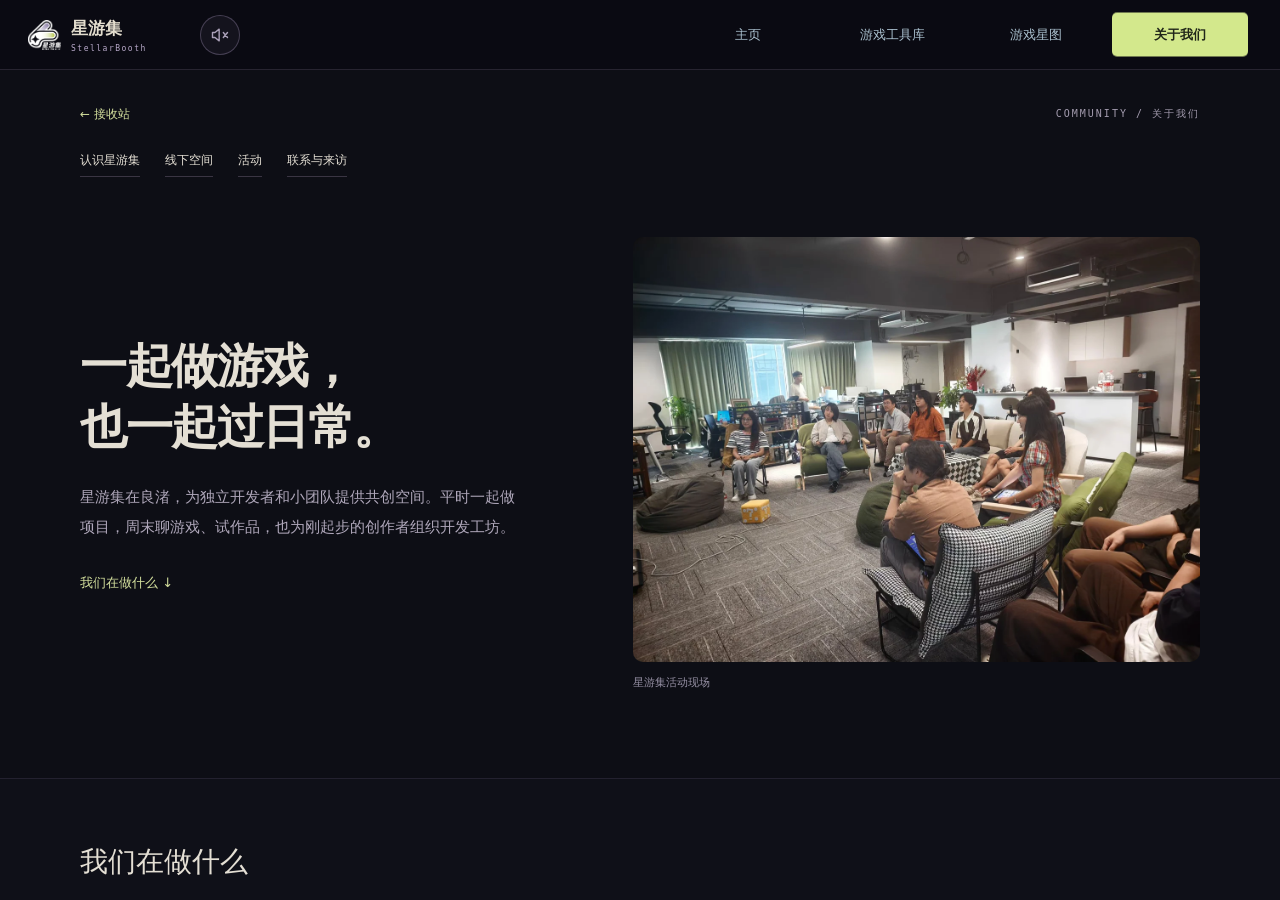
<file: about.html>
<!doctype html><html lang="zh-CN"><head><meta charset="utf-8"><meta name="viewport" content="width=device-width,initial-scale=1"><title>关于我们 · 星游集 StellarBooth</title><meta name="description" content="认识良渚的星游集：共创空间、创作者活动、游戏工坊与来访联系。"><link rel="stylesheet" href="site-nav.css"><link rel="stylesheet" href="site-motion.css?v=station3"><link rel="stylesheet" href="community.css"><link rel="stylesheet" href="content-pages.css"><script src="data/events.js" defer></script><script src="community.js" defer></script><script src="home-contact.js" defer></script><script src="station-audio.js?v=4" defer></script><link rel="stylesheet" href="mobile-layout.css?v=2"></head><body data-site-page="about"><a class="skip-link" href="#main">跳到正文</a><script src="site-nav.js?v=14"></script><main id="main"><div class="content-path shell"><a href="index.html">← 接收站</a><span>COMMUNITY / 关于我们</span></div><nav class="section-jumps shell" aria-label="关于我们目录"><a href="#about">认识星游集</a><a href="#space">线下空间</a><a href="#events">活动</a><a href="#contact">联系与来访</a></nav>    <header class="brand-hero shell" id="about">
      <div class="hero-copy">

        <h1 class="hero-title">一起做游戏，<br>也一起过日常。</h1>
        <p class="hero-description">星游集在良渚，为独立开发者和小团队提供共创空间。平时一起做项目，周末聊游戏、试作品，也为刚起步的创作者组织开发工坊。</p>
        <a class="quiet-link" href="#services">我们在做什么 <span aria-hidden="true">↓</span></a>
      </div>
      <figure class="hero-scene">
        <img src="./assets/home/community.webp" alt="星游集活动现场，创作者围坐交流" width="1400" height="933" fetchpriority="high">
        <figcaption>星游集活动现场</figcaption>
      </figure>
    </header>
    <section class="services-section" id="services" aria-labelledby="services-title"><div class="shell section">
      <div class="section-heading"><h2 id="services-title">我们在做什么</h2></div>
      <div class="service-list">
        <article class="service-row"><span class="service-number">01 /</span><div class="service-title"><h3>创作者活动</h3></div><div class="service-copy"><p>主题分享、游戏下午茶、Demo 展示。带着作品或问题来，和同行交换经验。</p></div><a href="#events" aria-label="查看近期活动">活动交流 <span aria-hidden="true">↗</span></a></article>
        <article class="service-row"><span class="service-number">02 /</span><div class="service-title"><h3>自由共创空间</h3></div><div class="service-copy"><p>面向个人开发者与小团队，提供灵活工位，以及试玩、分享和小型发布的场地。</p></div><a href="#space" aria-label="了解自由共创空间">走进空间 <span aria-hidden="true">↗</span></a></article>
        <article class="service-row"><span class="service-number">03 /</span><div class="service-title"><h3>游戏实验工坊</h3></div><div class="service-copy"><p>从选题到可玩的原型，在导师指导下完成小体量项目，通过试玩反馈持续修改。</p></div><a href="#contact" aria-label="咨询游戏实验工坊">工坊咨询 <span aria-hidden="true">↗</span></a></article>
        <article class="service-row"><span class="service-number">04 /</span><div class="service-title"><h3>找发行，找伙伴</h3></div><div class="service-copy"><p>围绕作品展示、辅助发行与高校合作，为项目寻找合适的资源和合作伙伴。</p></div><a href="#contact" aria-label="洽谈项目与行业合作">聊聊合作 <span aria-hidden="true">↗</span></a></article>
      </div>
    </div></section>

    <section class="space-section shell section" id="space" aria-labelledby="space-title">
      <div class="space-layout"><figure class="space-photo"><img src="./assets/home/space.webp" alt="星游集共创空间的沙发与交流区" width="900" height="600" loading="lazy"><figcaption>杭州良渚数字文化社区 · 星游集</figcaption></figure><div class="space-copy"><h2 id="space-title">线下据点：良渚</h2><p>可以安静开发，也可以约人试玩。工作之外，有沙发、游戏机和设计书籍。来之前，和我们约个时间。</p><a class="quiet-link" href="#contact">预约来访 <span aria-hidden="true">↗</span></a></div></div>
      <div class="moments"><figure><img src="./assets/home/conversation.webp" alt="创作者在星游集现场分享制作经验" width="900" height="600" loading="lazy"><figcaption>现场交流</figcaption></figure><figure><img src="./assets/home/demo.webp" alt="开发者展示游戏作品，与现场伙伴交流" width="900" height="600" loading="lazy"><figcaption>作品试玩</figcaption></figure></div>
    </section>
    <section class="partners-section" id="partners" aria-labelledby="partners-title"><div class="shell section">
      <div class="section-heading"><h2 id="partners-title">合作伙伴</h2></div>
      <div class="partner-grid">
        <figure class="partner"><div class="partner-mark"><img src="./assets/home/partner-mahayu.png" alt="马哈鱼" width="356" height="126" loading="lazy"></div><figcaption>马哈鱼</figcaption></figure>
        <figure class="partner"><div class="partner-mark"><img src="./assets/home/partner-erabit.png" alt="ERABIT" width="800" height="800" loading="lazy"></div><figcaption>ERABIT</figcaption></figure>
        <figure class="partner"><div class="partner-mark"><img src="./assets/home/partner-xunyou.png" alt="寻游" width="1366" height="470" loading="lazy"></div><figcaption>寻游</figcaption></figure>
        <figure class="partner partner-community"><div class="partner-mark"><img src="./assets/home/partner-liangzhu.jpg" alt="国家对外文化贸易基地（杭州）、中国（良渚）数字文化社区" width="6044" height="1280" loading="lazy"></div><figcaption>中国（良渚）数字文化社区</figcaption></figure>
        <figure class="partner"><div class="partner-mark partner-name"><span>赛博利亚</span></div><figcaption>赛博利亚</figcaption></figure>
        <a class="partner partner-open" href="#contact"><div class="partner-mark"><span>更多伙伴，陆续加入</span></div><span class="partner-open-caption">合作联系 ↗</span></a>
      </div>
    </div></section>
    <section class="shell community-section" id="events"><div class="community-heading"><div><span class="community-kicker">MEET · PLAY · CREATE</span><h2>最近有什么局？</h2><p>主题分享、作品试玩与创作交流，确认后的活动将在这里更新。</p></div><a href="#contact">活动咨询 ↗</a></div><div id="eventList" class="event-list"></div><section id="pastEventsSection" hidden><h3>往期活动</h3><div id="pastEvents" class="event-list"></div></section><div class="participate-strip" id="participation"><div><h3>在做游戏？把作品放上来。</h3><p>提交新项目，或更新已有团队档案。由运营核对后手动整理。</p></div><div class="community-actions"><a class="community-button" href="intake.html">提交作品 / 资料纠错 ↗</a></div></div></section>

    <section class="contact-section shell section" id="contact" aria-labelledby="contact-title">
      <div class="section-heading"><h2 id="contact-title">来，碰个头。</h2></div>
      <div class="contact-layout"><div class="visit-details"><address>杭州良渚数字文化社区<br><strong>4 幢 3 层 · 星游集</strong></address><p>活动、来访与合作，请联系微信。</p><button class="quiet-link copy-address" type="button">复制来访地址 <span aria-hidden="true">↗</span></button><span class="copy-status" role="status" aria-live="polite"></span></div>
      <div class="contact-channels">
        <a class="contact-channel" href="./assets/home/contact-wechat.png" target="_blank" rel="noopener"><img src="./assets/home/contact-wechat.png" alt="微信咨询二维码，点击查看大图" width="424" height="424" loading="lazy"><h3>微信咨询</h3></a>
        <a class="contact-channel" href="./assets/home/contact-official.jpg" target="_blank" rel="noopener"><img src="./assets/home/contact-official.jpg" alt="星游集公众号二维码，点击查看大图" width="258" height="258" loading="lazy"><h3>微信公众号</h3></a>
        <a class="contact-channel" href="./assets/home/contact-xiaohongshu.png" target="_blank" rel="noopener"><img src="./assets/home/contact-xiaohongshu.png" alt="宣讲稿提供的小红书渠道二维码，点击查看大图" width="302" height="302" loading="lazy"><h3>小红书</h3></a>
        <a class="contact-channel" href="./assets/home/contact-workshop.png" target="_blank" rel="noopener"><img src="./assets/home/contact-workshop.png" alt="游戏实验工坊报名二维码，点击查看大图" width="400" height="400" loading="lazy"><h3>工坊报名</h3></a>
      </div></div>
    </section>
</main><footer class="content-footer shell"><span>星游集 StellarBooth · 杭州良渚</span><a href="map.html?view=gallery">逛逛作品 ↗</a><a href="#main">回到顶部 ↑</a></footer></body></html>
</file>
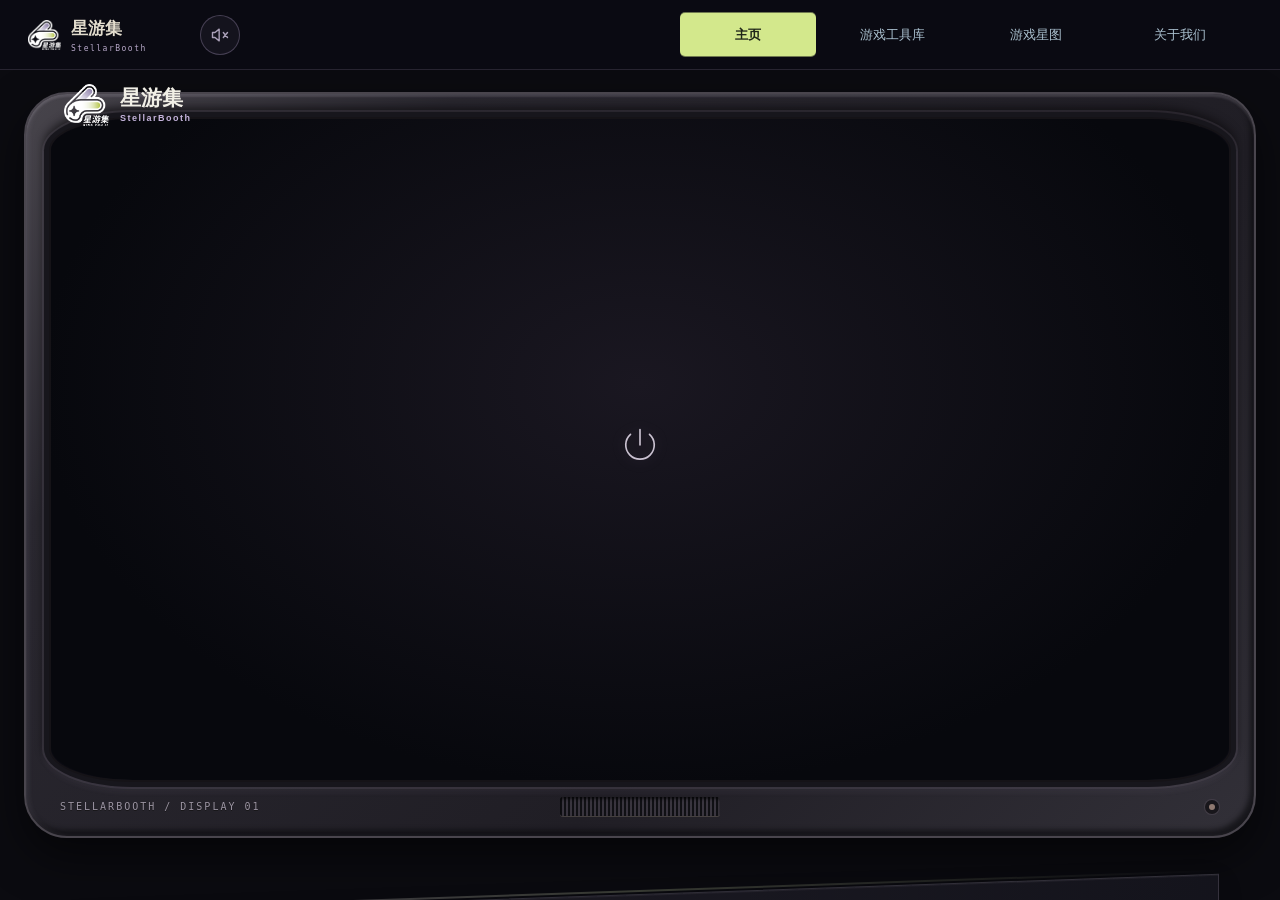
<file: home-classic.html>
<!doctype html>
<html lang="zh-CN">
<head>
  <meta charset="utf-8">
  <meta name="viewport" content="width=device-width,initial-scale=1">
  
  <meta name="description" content="星游集，位于杭州良渚的游戏与内容创作者共创据点。以活动、空间、游戏实验工坊与行业连接，陪伴灵感长成作品。">
  <title>星游集 StellarBooth · 独立游戏社区</title>
  <link rel="stylesheet" href="./site-nav.css?v=2">

  <link rel="stylesheet" href="./galaxy.css?v=retro5">
  <link rel="stylesheet" href="./home-refined.css?v=1">
  <link rel="stylesheet" href="./home-editorial.css?v=2">
  <link rel="stylesheet" href="./home-galaxy.css?v=2">
  <script src="./assets/vendor/three/three.min.js" defer></script>
  <script src="./data/resources.js" defer></script>
  <script src="./data/media.js?v=20260921-8" defer></script>
  <script src="./particle-wake.js?v=2" defer></script><script src="./galaxy.js?v=power10" defer></script>
  <script src="./home-contact.js?v=2" defer></script>
<link rel="stylesheet" href="./community.css?v=1"><link rel="stylesheet" href="./site-motion.css?v=station3">
<script src="./entry-route.js"></script><script src="./data/events.js?v=1" defer></script><script src="./community.js?v=3" defer></script><link rel="stylesheet" href="./home-comic.css?v=4"><link rel="stylesheet" href="./home-game-ui.css?v=2"><link rel="stylesheet" href="./works-stage.css?v=1"><script src="./works-stage.js?v=1" defer></script><link rel="stylesheet" href="./home-scroll.css?v=1"><script src="./home-scroll.js?v=1" defer></script><link rel="stylesheet" href="./home-orbit.css?v=2"><link rel="stylesheet" href="./work-preview.css?v=1"><link rel="stylesheet" href="./home-crt.css?v=6"><script src="./home-crt.js?v=3" defer></script><link rel="stylesheet" href="./home-project.css?v=1"><script src="./data/link-reviews.js?v=1" defer></script><script src="./home-project.js?v=2" defer></script><link rel="stylesheet" href="./interface-polish.css?v=1"><link rel="stylesheet" href="./collection.css?v=1"><script src="./collection-store.js?v=1" defer></script><script src="./collection-ui.js?v=1" defer></script><link rel="stylesheet" href="station-embed.css?v=13"><script src="site-routes.js"></script><script src="station-embed.js?v=13" defer></script><script src="station-audio.js?v=4" defer></script></head>
<body data-site-page="home">
  <a class="skip-link" href="#main">跳到正文</a>
  <script src="./site-nav.js?v=14"></script>
<a class="home-masthead" href="./index.html" aria-label="星游集 StellarBooth 主页"><img src="./assets/home/stellarbooth-rabbit.png" alt="" width="604" height="560"><span>星游集 <small>StellarBooth</small></span></a>
  <main id="main">
    <div class="television-shell"><section class="galaxy-hero tv-off" data-power="off" aria-label="StellarBooth 项目银河"><div class="screen-content" inert>
      <canvas id="projectGalaxy" aria-hidden="true"></canvas>
      <div class="galaxy-brand">
        <div class="title-overline">INDEPENDENT GAMES · HANGZHOU</div><h1 class="game-title" aria-label="星游集"><span aria-hidden="true">星</span><span aria-hidden="true">游</span><span aria-hidden="true">集</span></h1><div class="game-title-en">StellarBooth</div>
        <p class="galaxy-intro">独立游戏 · 开发者 · 玩家</p>
        <div class="galaxy-actions"><a class="quiet-link" href="#works">逛逛作品 <span aria-hidden="true">↗</span></a><a class="galaxy-about" href="#events">看看活动 <span aria-hidden="true">↓</span></a></div>
      </div>
      <div class="galaxy-stars" role="group" aria-label="选择一个登记项目"></div>
      <aside id="galaxyCard" class="galaxy-card" aria-label="所选项目" hidden><button type="button" class="close-star" aria-label="关闭项目预览">×</button><h2></h2><div class="star-team"></div><img hidden alt=""><p class="star-stage"></p><p class="star-description"></p><a href="./map.html">查看完整项目档案 ↗</a></aside>
      <div class="galaxy-bottom"><div class="galaxy-caption"><strong id="galaxyCount">项目银河</strong><span id="galaxyHint">点击星星，查看作品</span></div><div class="galaxy-controls"><select id="galaxyPicker" aria-label="按名称选择项目"><option value="">探索一个项目</option></select><button id="galaxyMotion" class="screen-tool" type="button" aria-label="暂停漫游" aria-pressed="true" title="暂停漫游"><svg viewBox="0 0 24 24" aria-hidden="true"><g class="icon-pause"><path d="M8 5v14M16 5v14"/></g><path class="icon-play" d="m8 5 11 7-11 7Z"/></svg><span class="motion-label">暂停漫游</span></button><button id="crtToggle" class="screen-tool" type="button" aria-pressed="true" aria-label="CRT 滤镜" title="关闭 CRT 滤镜"><svg viewBox="0 0 24 24" aria-hidden="true"><rect x="3" y="4" width="18" height="14" rx="3"/><path d="M8 21h8M8 8h8M8 11h8M8 14h5"/></svg><span>CRT</span></button><a href="#about">向下逛 ↓</a></div></div>
      </div><div class="crt-glass" aria-hidden="true"></div><div class="tv-power-flash" aria-hidden="true"></div><div class="tv-power-gate"><button id="tvPower" type="button" aria-label="打开电视" title="打开电视"><svg viewBox="0 0 32 32" aria-hidden="true"><path d="M16 3v13M8 7a12 12 0 1 0 16 0"/></svg></button></div><noscript><p>请启用 JavaScript 开启项目银河，或向下浏览作品。</p></noscript>
    </section>
    <span class="tv-speaker" aria-hidden="true"></span></div>
    <section class="shell community-section" id="works"><div class="community-heading"><div><span class="community-kicker">WORLDS IN THE MAKING</span><h2>大家在做什么游戏？</h2><p>独立开发、小队创作。点开看看，也许就有你想玩的。</p></div><a href="map.html?view=gallery">浏览全部作品 ↗</a></div><div id="featuredWorks" class="community-grid"></div></section>
    <section class="shell community-section" id="events"><div class="community-heading"><div><span class="community-kicker">MEET · PLAY · CREATE</span><h2>最近有什么局？</h2><p>主题分享、作品试玩与创作交流，确认后的活动将在这里更新。</p></div><a href="#contact">活动咨询 ↗</a></div><div id="eventList" class="event-list"></div><section id="pastEventsSection" hidden><h3>往期活动</h3><div id="pastEvents" class="event-list"></div></section><div class="participate-strip" id="participation"><div><h3>在做游戏？把作品放上来。</h3><p>提交新项目，或更新已有团队档案。由运营核对后手动整理。</p></div><div class="community-actions"><a class="community-button" href="intake.html">提交作品 / 资料纠错 ↗</a></div></div></section>

    <div class="scroll-ribbon" aria-hidden="true"><div class="scroll-ribbon-track">PLAY / CREATE / MEET <span>✳</span> STELLARBOOTH <span>✳</span> PLAY / CREATE / MEET <span>✳</span> STELLARBOOTH <span>✳</span></div></div>
    <header class="brand-hero shell" id="about">
      <div class="hero-copy">

        <h2 class="hero-title">一起做游戏，<br>也一起过日常。</h2>
        <p class="hero-description">星游集在良渚，为独立开发者和小团队提供共创空间。平时一起做项目，周末聊游戏、试作品，也为刚起步的创作者组织开发工坊。</p>
        <a class="quiet-link" href="#services">我们在做什么 <span aria-hidden="true">↓</span></a>
      </div>
      <figure class="hero-scene">
        <img src="./assets/home/community.webp" alt="星游集活动现场，创作者围坐交流" width="1400" height="933" fetchpriority="high">
        <figcaption>星游集活动现场</figcaption>
      </figure>
    </header>
    <section class="services-section" id="services" aria-labelledby="services-title"><div class="shell section">
      <div class="section-heading"><h2 id="services-title">我们在做什么</h2></div>
      <div class="service-list">
        <article class="service-row"><span class="service-number">01 /</span><div class="service-title"><h3>创作者活动</h3></div><div class="service-copy"><p>主题分享、游戏下午茶、Demo 展示。带着作品或问题来，和同行交换经验。</p></div><a href="#events" aria-label="查看近期活动">活动交流 <span aria-hidden="true">↗</span></a></article>
        <article class="service-row"><span class="service-number">02 /</span><div class="service-title"><h3>自由共创空间</h3></div><div class="service-copy"><p>面向个人开发者与小团队，提供灵活工位，以及试玩、分享和小型发布的场地。</p></div><a href="#space" aria-label="了解自由共创空间">走进空间 <span aria-hidden="true">↗</span></a></article>
        <article class="service-row"><span class="service-number">03 /</span><div class="service-title"><h3>游戏实验工坊</h3></div><div class="service-copy"><p>从选题到可玩的原型，在导师指导下完成小体量项目，通过试玩反馈持续修改。</p></div><a href="#contact" aria-label="咨询游戏实验工坊">工坊咨询 <span aria-hidden="true">↗</span></a></article>
        <article class="service-row"><span class="service-number">04 /</span><div class="service-title"><h3>找发行，找伙伴</h3></div><div class="service-copy"><p>围绕作品展示、辅助发行与高校合作，为项目寻找合适的资源和合作伙伴。</p></div><a href="#contact" aria-label="洽谈项目与行业合作">聊聊合作 <span aria-hidden="true">↗</span></a></article>
      </div>
    </div></section>

    <section class="space-section shell section" id="space" aria-labelledby="space-title">
      <div class="space-layout"><figure class="space-photo"><img src="./assets/home/space.webp" alt="星游集共创空间的沙发与交流区" width="900" height="600" loading="lazy"><figcaption>杭州良渚数字文化社区 · 星游集</figcaption></figure><div class="space-copy"><h2 id="space-title">线下据点：良渚</h2><p>可以安静开发，也可以约人试玩。工作之外，有沙发、游戏机和设计书籍。来之前，和我们约个时间。</p><a class="quiet-link" href="#contact">预约来访 <span aria-hidden="true">↗</span></a></div></div>
      <div class="moments"><figure><img src="./assets/home/conversation.webp" alt="创作者在星游集现场分享制作经验" width="900" height="600" loading="lazy"><figcaption>现场交流</figcaption></figure><figure><img src="./assets/home/demo.webp" alt="开发者展示游戏作品，与现场伙伴交流" width="900" height="600" loading="lazy"><figcaption>作品试玩</figcaption></figure></div>
    </section>
    <section class="partners-section" id="partners" aria-labelledby="partners-title"><div class="shell section">
      <div class="section-heading"><h2 id="partners-title">合作伙伴</h2></div>
      <div class="partner-grid">
        <figure class="partner"><div class="partner-mark"><img src="./assets/home/partner-mahayu.png" alt="马哈鱼" width="356" height="126" loading="lazy"></div><figcaption>马哈鱼</figcaption></figure>
        <figure class="partner"><div class="partner-mark"><img src="./assets/home/partner-erabit.png" alt="ERABIT" width="800" height="800" loading="lazy"></div><figcaption>ERABIT</figcaption></figure>
        <figure class="partner"><div class="partner-mark"><img src="./assets/home/partner-xunyou.png" alt="寻游" width="1366" height="470" loading="lazy"></div><figcaption>寻游</figcaption></figure>
        <figure class="partner partner-community"><div class="partner-mark"><img src="./assets/home/partner-liangzhu.jpg" alt="国家对外文化贸易基地（杭州）、中国（良渚）数字文化社区" width="6044" height="1280" loading="lazy"></div><figcaption>中国（良渚）数字文化社区</figcaption></figure>
        <figure class="partner"><div class="partner-mark partner-name"><span>赛博利亚</span></div><figcaption>赛博利亚</figcaption></figure>
        <a class="partner partner-open" href="#contact"><div class="partner-mark"><span>更多伙伴，陆续加入</span></div><span class="partner-open-caption">合作联系 ↗</span></a>
      </div>
    </div></section>
    <section class="contact-section shell section" id="contact" aria-labelledby="contact-title">
      <div class="section-heading"><h2 id="contact-title">来，碰个头。</h2></div>
      <div class="contact-layout"><div class="visit-details"><address>杭州良渚数字文化社区<br><strong>4 幢 3 层 · 星游集</strong></address><p>活动、来访与合作，请联系微信。</p><button class="quiet-link copy-address" type="button">复制来访地址 <span aria-hidden="true">↗</span></button><span class="copy-status" role="status" aria-live="polite"></span></div>
      <div class="contact-channels">
        <a class="contact-channel" href="./assets/home/contact-wechat.png" target="_blank" rel="noopener"><img src="./assets/home/contact-wechat.png" alt="微信咨询二维码，点击查看大图" width="424" height="424" loading="lazy"><h3>微信咨询</h3></a>
        <a class="contact-channel" href="./assets/home/contact-official.jpg" target="_blank" rel="noopener"><img src="./assets/home/contact-official.jpg" alt="星游集公众号二维码，点击查看大图" width="258" height="258" loading="lazy"><h3>微信公众号</h3></a>
        <a class="contact-channel" href="./assets/home/contact-xiaohongshu.png" target="_blank" rel="noopener"><img src="./assets/home/contact-xiaohongshu.png" alt="宣讲稿提供的小红书渠道二维码，点击查看大图" width="302" height="302" loading="lazy"><h3>小红书</h3></a>
        <a class="contact-channel" href="./assets/home/contact-workshop.png" target="_blank" rel="noopener"><img src="./assets/home/contact-workshop.png" alt="游戏实验工坊报名二维码，点击查看大图" width="400" height="400" loading="lazy"><h3>工坊报名</h3></a>
      </div></div>
    </section>
    <aside class="digital-corner shell" aria-label="线上探索"><p>线上探索</p><div><a href="./map.html">游戏星图 <span aria-hidden="true">↗</span></a><span class="coming-soon">游戏工具库 <small>筹备中</small></span></div></aside>
  </main>
  <footer class="site-footer shell"><div class="footer-main"><a class="footer-brand" href="./index.html"><img src="./assets/home/stellarbooth-rabbit.png" alt="" width="604" height="560"><span>星游集<small>StellarBooth</small></span></a><a href="#main" class="back-top">回到页首 ↑</a></div><div class="footer-bottom"><span>杭州星涂游文化科技有限公司</span><span>杭州 · 良渚</span><small>作品资料由团队登记提供</small></div></footer>
</body>
</html>
</file>
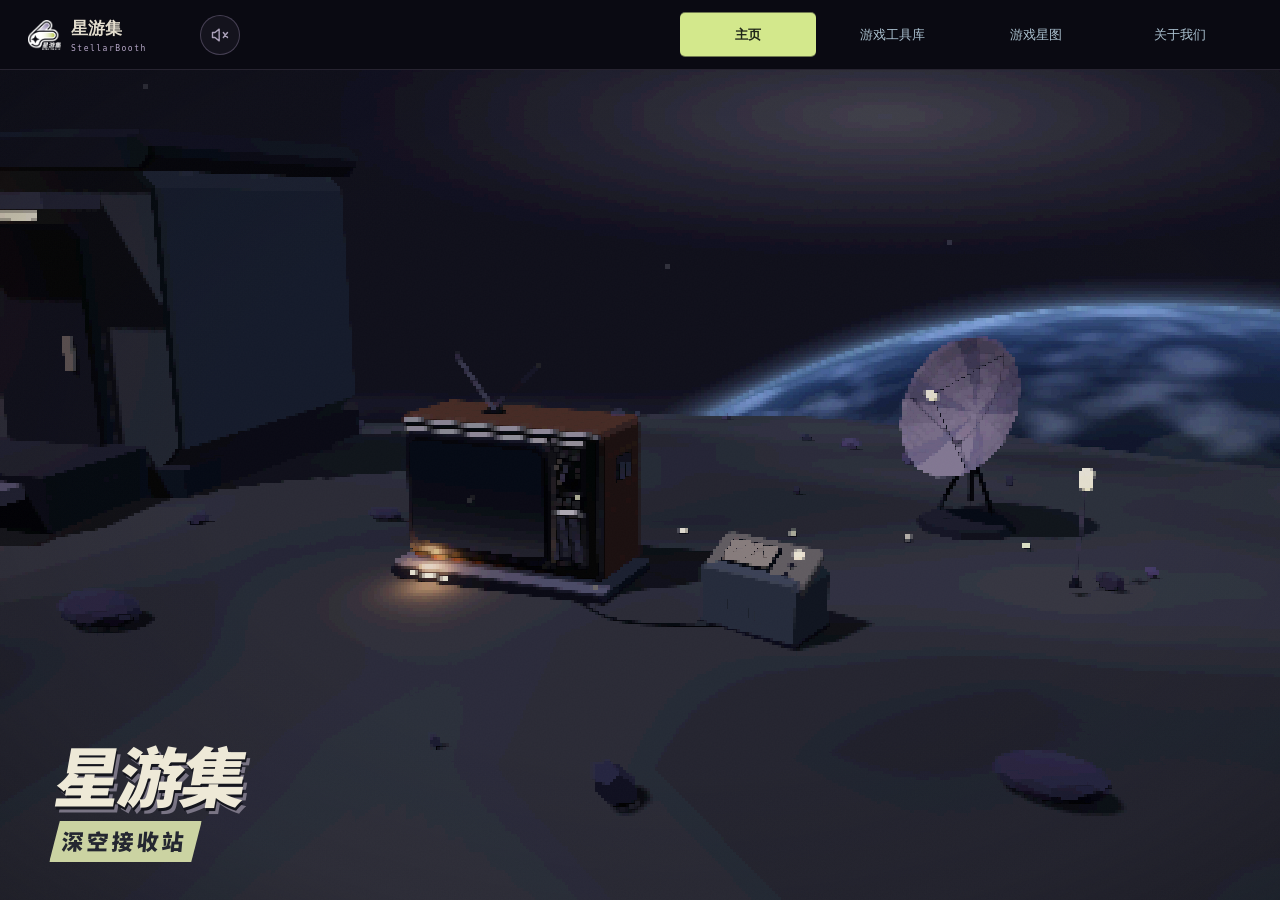
<file: home.html>
<!doctype html><html lang="zh-CN"><head><meta charset="utf-8"><meta name="viewport" content="width=device-width,initial-scale=1"><title>星游集 · 主页</title><script src="home-redirect.js"></script></head><body><p>星游集主页已使用新的默认入口。<a href="index.html">进入主页</a></p></body></html>
</file>
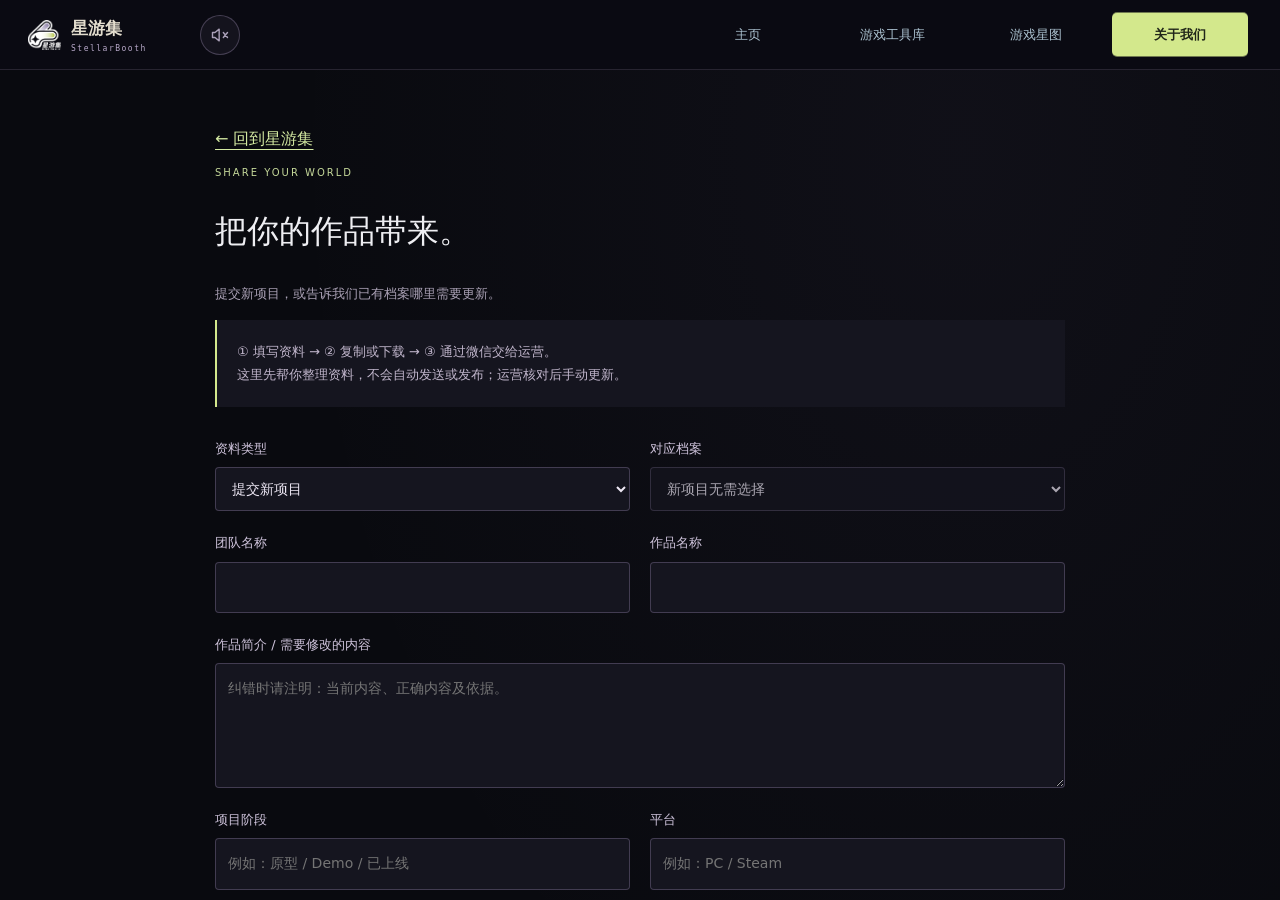
<file: intake.html>
<!doctype html><html lang="zh-CN"><head><meta charset="utf-8"><meta name="viewport" content="width=device-width,initial-scale=1"><title>提交作品与资料纠错 · 星游集</title><link rel="stylesheet" href="site-nav.css?v=2"><link rel="stylesheet" href="cosmic-theme.css?v=retro3"><link rel="stylesheet" href="community.css?v=1"><link rel="stylesheet" href="site-motion.css?v=station3"><script src="data/resources.js" defer></script><script src="intake.js?v=1" defer></script><script src="station-audio.js?v=4" defer></script><link rel="stylesheet" href="mobile-layout.css?v=2"></head><body data-site-page="intake"><script src="site-nav.js?v=14"></script><main class="intake-page"><a href="about.html#participation">← 回到星游集</a><p class="community-kicker">SHARE YOUR WORLD</p><h1>把你的作品带来。</h1><p class="community-muted">提交新项目，或告诉我们已有档案哪里需要更新。</p><div class="intake-steps">① 填写资料 → ② 复制或下载 → ③ 通过微信交给运营。<br>这里先帮你整理资料，不会自动发送或发布；运营核对后手动更新。</div>
<form id="intakeForm" class="intake-form"><label>资料类型<select name="kind" id="intakeKind"><option value="new">提交新项目</option><option value="correction">更新 / 纠错已有档案</option></select></label><label>对应档案<select name="record" id="intakeRecord"><option value="">新项目无需选择</option></select></label><label>团队名称<input name="team" maxlength="100" required autocomplete="organization"></label><label>作品名称<input name="project" maxlength="150" required></label><label class="wide">作品简介 / 需要修改的内容<textarea name="description" maxlength="3000" required placeholder="纠错时请注明：当前内容、正确内容及依据。"></textarea></label><label>项目阶段<input name="stage" maxlength="60" placeholder="例如：原型 / Demo / 已上线"></label><label>平台<input name="platform" maxlength="100" placeholder="例如：PC / Steam"></label><label class="wide">主页、试玩或素材链接<textarea name="links" maxlength="2000" placeholder="每行一个 http 或 https 链接。可留空。"></textarea><small>请提供可以访问的链接，不要填写账号密码或私密文件访问凭据。</small></label><label class="wide">支持需求 / 补充说明<textarea name="needs" maxlength="2000" placeholder="例如：希望招募美术、寻找发行、预约试玩。"></textarea></label><label class="wide">信息展示意愿<select name="permission" required><option value="">请选择</option><option value="review">仅供运营核对，暂不公开</option><option value="public">同意公开本次提交的作品资料</option></select></label><label class="wide check-label"><input type="checkbox" required>我有权提交这些资料，确认不包含他人的私人联系方式或内部备注。</label><div class="wide"><button type="submit">生成待发送资料</button><p class="community-muted">内容只在当前页面中处理，刷新会清空。下载文件由你保管。</p></div></form>
<section id="intakeResult" class="intake-result" hidden aria-labelledby="resultTitle"><h2 id="resultTitle" tabindex="-1">资料已整理，尚未发送</h2><label for="intakeOutput">检查后再交给运营</label><textarea id="intakeOutput" class="intake-output" readonly></textarea><div class="community-actions"><button type="button" id="copyIntake">复制资料</button><button type="button" id="downloadIntake">下载资料 TXT</button><a class="community-button secondary" href="about.html#contact">打开微信联系入口 ↗</a></div><p id="intakeStatus" class="intake-status" role="status"></p><p class="community-muted">请将文本或文件发给星游集运营。生成、复制或下载均不代表提交成功，资料也不会直接写入项目库。</p></section></main></body></html>
</file>
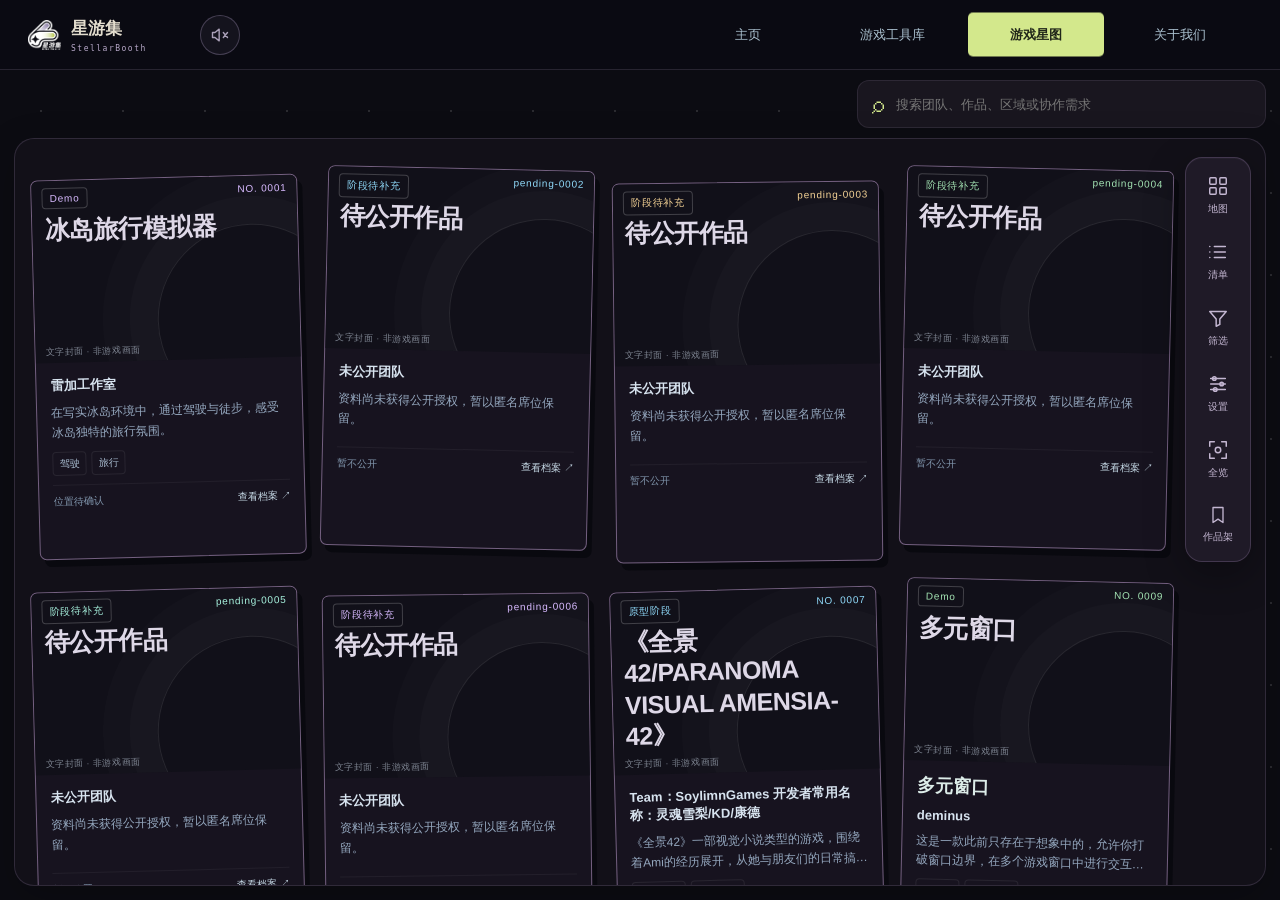
<file: map.html>
<!doctype html>
<html lang="zh-CN">
  <head>
    <meta charset="utf-8" />
    <meta name="viewport" content="width=device-width, initial-scale=1" />
    
    <title>星游集 · 杭州游戏资源地图</title>
    <link rel="stylesheet" href="./assets/vendor/leaflet/leaflet.css" />
    <link rel="stylesheet" href="./styles.css" />
    <link rel="stylesheet" href="./layout.css?v=20260921-nav6" />
  <link rel="stylesheet" href="./site-nav.css?v=2"><link rel="stylesheet" href="./cosmic-theme.css?v=2"><link rel="stylesheet" href="./site-motion.css?v=station3"><link rel="stylesheet" href="./community.css?v=1"><link rel="stylesheet" href="./atlas-ui.css?v=4"><link rel="stylesheet" href="./interface-polish.css?v=1"><link rel="stylesheet" href="./collection.css?v=1"><script src="station-audio.js?v=4" defer></script><link rel="stylesheet" href="exhibit-cards.css?v=2"><link rel="stylesheet" href="mobile-layout.css?v=2"></head>
  <body data-site-page="map"><script src="./site-nav.js?v=14"></script>
    <div class="app-shell">
      <header class="topbar">
        <div class="search-panel">
          <label class="search-box" for="searchInput">
            <span aria-hidden="true">⌕</span>
            <input id="searchInput" type="search" aria-label="搜索团队、作品或资源" placeholder="搜索团队、作品、区域或协作需求" autocomplete="off" />
          </label>
          <div class="stats-grid" id="statsGrid"></div>
        </div>
      </header>

      <div class="community-actions map-participation" style="margin:12px 0"><a href="./intake.html">提交作品 / 资料纠错 ↗</a><a href="./about.html#events">近期活动 ↗</a></div><p class="data-notice" id="dataNotice">仅展示已授权公开资料 · 位置为区域参考，非办公地址</p>
      <div class="explore-bar">
        <div class="view-switch" aria-label="浏览视图"><button id="mapView" type="button" aria-pressed="true">◉ 资源地图</button><button id="galleryView" type="button" aria-pressed="false">▦ 作品展柜</button></div>
        <div class="primary-filters">
          <label for="stageFilter">项目阶段<select id="stageFilter" class="source-select" aria-label="按项目阶段筛选"><option value="all">全部阶段</option></select></label>
          <label for="needFilter">协作需求<select id="needFilter" class="source-select" aria-label="按协作需求筛选"><option value="all">全部需求</option></select></label>
        </div>
        <div class="need-shortcuts" id="needShortcuts" aria-label="快速筛选协作需求"></div>
      </div>
      <div id="activeFilters" class="active-filters" aria-label="当前筛选条件" hidden></div>
      <main class="workspace">
        <aside class="filters-panel" id="filtersPanel" aria-label="资源筛选">
          <div class="sidebar-heading"><span>探索资源</span><button id="closeSidebar" type="button" aria-label="关闭筛选与清单">×</button></div>
          <div class="sidebar-tabs"><button id="listTab" type="button" aria-pressed="true">资源清单</button><button id="filtersTab" type="button" aria-pressed="false">更多筛选 <span id="filterCount"></span></button></div>
          <div id="filterContent" class="filter-content" hidden>
          <section>
            <div class="section-title">类型</div>
            <div class="filter-list" id="typeFilters"></div>
          </section>
          <section>
            <div class="section-title">区域</div>
            <div class="filter-list compact" id="districtFilters"></div>
          </section>
          <section>
            <div class="section-title">标签</div>
            <div class="chip-list" id="tagFilters"></div>
          </section>
          <section>
            <div class="section-title">来源</div>
            <select id="sourceFilter" class="source-select" aria-label="按来源筛选">
              <option value="all">全部来源</option>
            </select>
          </section>
          <section>
            <div class="section-title">资料范围</div>
            <select id="visibilityFilter" class="source-select" aria-label="资料范围"><option value="registered">公开登记资料</option></select>
          </section>
          </div>
          <section class="resource-list-section" id="listContent">
            <div class="section-title-row">
              <div class="section-title">资源清单</div>
              <span id="listCount">0</span>
            </div>
            <div class="resource-list" id="resourceList" aria-label="筛选后的资源清单"></div>
          </section>
          <button id="applySidebar" class="apply-sidebar" type="button">查看结果</button>
        </aside>

        <section class="map-panel" id="browsePanel" aria-label="杭州游戏资源浏览">
          <div class="map-toolbar">
            <button id="openSidebar" class="sidebar-toggle" type="button" aria-expanded="false" aria-controls="filtersPanel">筛选 / 清单</button>
            <div>
              <strong id="resultCount">0</strong>
              <span>条资源</span>
              <small id="locationSummary" aria-live="polite"></small>
            </div>
            <div class="map-actions">
              <button class="zoom-btn" id="zoomOut" type="button" aria-label="缩小">−</button>
              <span id="zoomValue">100%</span>
              <button class="zoom-btn" id="zoomIn" type="button" aria-label="放大">+</button>
              <button id="focusBrowse" type="button" aria-pressed="false">专注浏览</button>
              <label class="map-type-control">底图<select id="mapType" aria-label="地图类型"><option value="simple">简化轮廓</option><option value="street">街道 · 日间</option><option value="night">街道 · 夜航</option></select></label>
              <button id="resetFilters" type="button">重置筛选</button>
              <button id="fitResults" type="button">查看结果</button>
              <button id="resetMap" type="button">复位地图</button>
            </div>
          </div>
          <div id="gallery" class="project-gallery" aria-label="作品展柜" hidden></div>
          <div class="map-stage" id="mapStage">
            <svg class="atlas-frame" viewBox="0 0 1000 600" preserveAspectRatio="none" aria-hidden="true">
              <defs>
                <linearGradient id="atlasDistrictFill" x1="0" y1="0" x2="1" y2="1"><stop offset="0" stop-color="#30263e"/><stop offset=".5" stop-color="#1c1a29"/><stop offset="1" stop-color="#101119"/></linearGradient>
                <linearGradient id="atlasActiveFill" x1="0" y1="0" x2="1" y2="1"><stop stop-color="#504661"/><stop offset="1" stop-color="#262733"/></linearGradient>
              </defs>
              <path class="frame-outline" d="M12 38 L38 12 H220 L231 21 H769 L780 12 H962 L988 38 V180 L980 190 V410 L988 420 V562 L962 588 H780 L769 579 H231 L220 588 H38 L12 562 V420 L20 410 V190 L12 180 Z"/>
              <path class="frame-accents" d="M12 72 V38 L38 12 H92 M908 12 H962 L988 38 V72 M988 528 V562 L962 588 H908 M92 588 H38 L12 562 V528 M350 12 H430 M570 12 H650 M350 588 H430 M570 588 H650"/>
              <path class="frame-ticks" d="M460 15 H540 M460 585 H540"/>
            </svg>
            <div id="liveMap" aria-label="杭州街道地图"></div>
            <div class="map-overlay-title"><span>HANGZHOU / CREATOR ATLAS</span><strong>游戏创作，发生在这里</strong><small>区域聚合 · 非团队办公地址</small></div>
            <div class="map-health"><span id="mapStatus" role="status">正在加载街道底图…</span><button id="retryMap" type="button">重试底图</button></div>
            <div id="mapViewport" hidden><div id="connectionLayer"></div><div id="starsLayer"></div></div>
            <div class="tooltip" id="tooltip" hidden></div>
            <p class="map-notice" id="mapNotice"></p>
          </div>
          <div class="legend" id="legend"></div>
          <nav id="regionNav" class="region-nav" aria-label="地图区域快捷定位"></nav>
          <div id="districtMembers" class="district-members" aria-label="区域团队清单" hidden></div>
        </section>

        <aside class="detail-panel" id="detailPanel" aria-live="polite" tabindex="-1">
          <div class="empty-state">
            <div class="empty-orbit"></div>
            <h2>选择一个星点</h2>
            <p>点击地图上的发光资源点，查看类型、状态、标签、合作方向与来源。</p>
          </div>
        </aside>
      </main>
    </div>
    <button id="backToTools" class="back-to-tools" type="button" hidden aria-label="返回搜索和视图切换">↑ 搜索 / 切换视图</button>
    <button class="sidebar-backdrop" id="sidebarBackdrop" type="button" aria-label="收起筛选与清单" hidden></button>
    <button class="drawer-backdrop" id="drawerBackdrop" type="button" aria-label="关闭团队详情" hidden></button>
    <script src="./data/resources.js"></script>
    <script src="./data/demo.js"></script>
    <script src="./assets/vendor/leaflet/leaflet.js"></script>
    <script src="./data/districts.js"></script>
    <script src="./data/boundaries.js"></script>
    <script src="./map-engine.js?v=wheel5"></script>
    <script src="./data/media.js?v=20260921-8"></script>
    <script src="./data/link-reviews.js?v=1"></script>
    <script src="./collection-store.js?v=1"></script><script src="./collection-ui.js?v=1"></script><script src="./app.js?v=20260928-wheel"></script>
  <script src="./atlas-ui.js?v=4"></script><script src="./public-mode.js"></script></body>
</html>
</file>
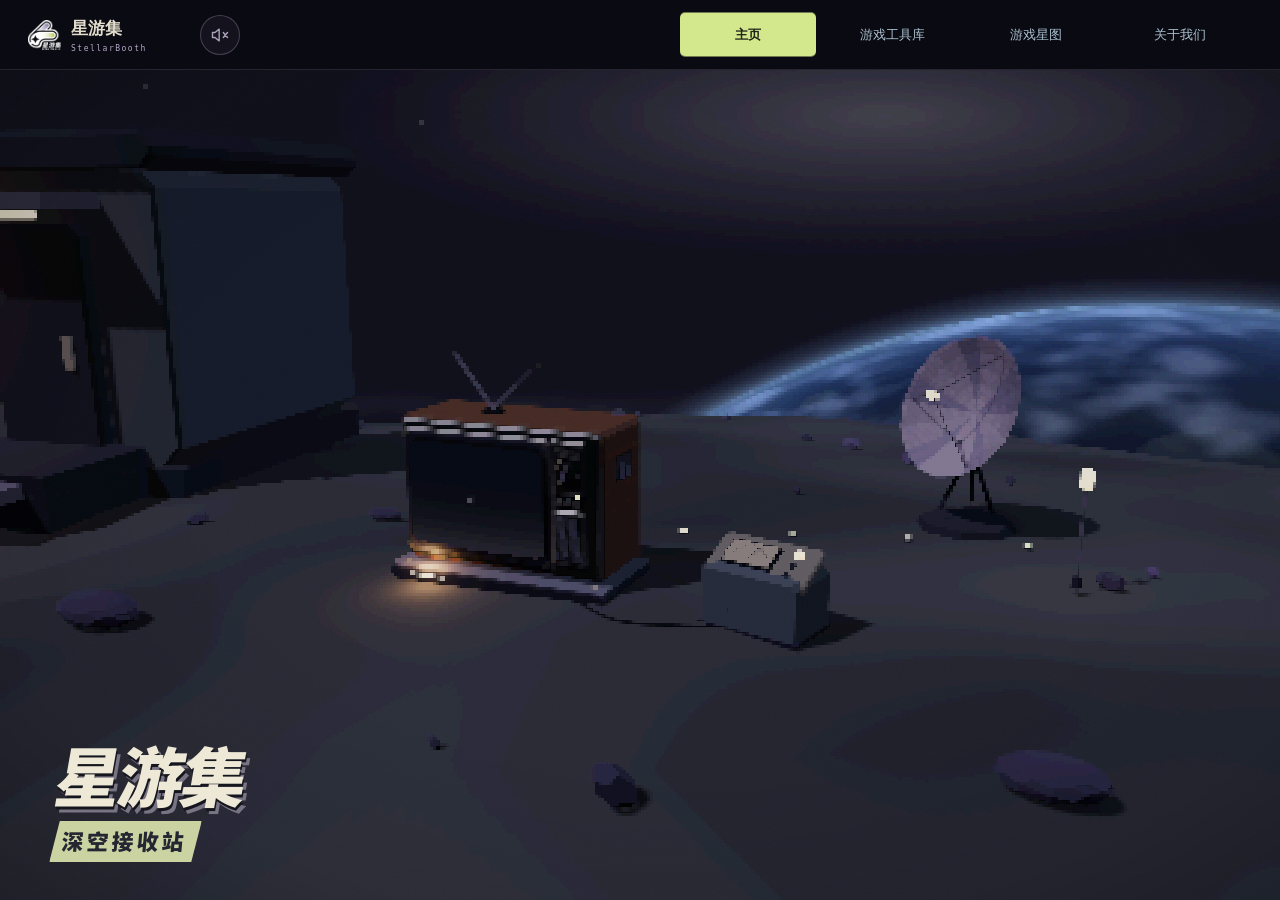
<file: station-scene.html>
<!doctype html>
<html lang="zh-CN" data-station-entry="true"><head><meta charset="utf-8"><meta name="viewport" content="width=device-width,initial-scale=1"><title>星游集 · 深空接收站</title><link rel="stylesheet" href="station.css?v=28"><script src="site-routes.js"></script><script src="assets/vendor/three/three.min.js" defer></script><script src="station-state.js?v=10" defer></script><script src="data/resources.js" defer></script><script src="station-display.js" defer></script><script src="station-audio.js?v=4" defer></script><script src="station-outline.js?v=11" defer></script><script src="station.js?v=29" defer></script><link rel="stylesheet" href="home-project.css"><script src="home-project.js" defer></script><link rel="stylesheet" href="site-nav.css"><link rel="stylesheet" href="site-motion.css?v=station3"><script src="station-pixel.js?v=3" defer></script><link rel="stylesheet" href="mobile-layout.css?v=2"></head>
<body data-site-page="home" class="station-page pixel-mode" data-mode="scene">
<script src="site-nav.js?v=14"></script>
<main id="station" aria-label="复古月面接收站"><canvas id="stationCanvas" aria-hidden="true"></canvas><div class="scene-vignette" aria-hidden="true"></div><div class="scene-grain" aria-hidden="true"></div><div class="station-caption"><h1><strong>星游集</strong><span>深空接收站</span></h1></div>
<div class="hotspots"><button class="hotspot primary" data-hotspot="tv" aria-label="靠近电视"><span>打开电视</span></button><button class="hotspot" data-hotspot="tools" aria-label="查看游戏工具库"><span>工具台</span></button><a class="hotspot" data-hotspot="map" href="map.html"><span>游戏星图</span></a><a class="hotspot" data-hotspot="about" href="about.html"><span>小屋</span></a></div>
<p class="scene-status" id="sceneStatus" role="status"></p><div class="fallback" hidden><strong>当前设备暂时无法显示 3D 场景</strong><p>你仍然可以直接浏览完整网站。</p><a href="map.html?view=gallery">浏览作品 →</a><a href="map.html">打开游戏星图 →</a></div></main>

<iframe id="tvFrame" title="星游集原版电视内容" data-src="home-classic.html?station=1&screen=13" hidden></iframe><section class="television-focus" id="tvFocus" role="region" aria-label="电视近景" hidden inert>
<button class="return-scene" id="returnScene">← 返回接收站</button>
<button id="tvPower3d" class="tv-power-3d" aria-label="打开电视"></button>
<div class="tv-controls" id="tvControls" hidden><label for="tvProjects">项目信号</label><select id="tvProjects" aria-label="选择电视中的项目"><option value="">探索一个项目</option></select><a id="tvProjectLink" href="map.html">全部作品 ↗</a><button id="tvPause" aria-pressed="false">暂停旋转</button></div>
</section>

<div class="station-audio"><button id="audioToggle" aria-pressed="false">♫ 深空静噪</button><input id="audioVolume" type="range" min="0" max="100" value="35" aria-label="背景音乐音量"></div><noscript><a href="map.html?view=gallery">浏览作品</a> · <a href="map.html">游戏星图</a></noscript>
</body></html>
</file>
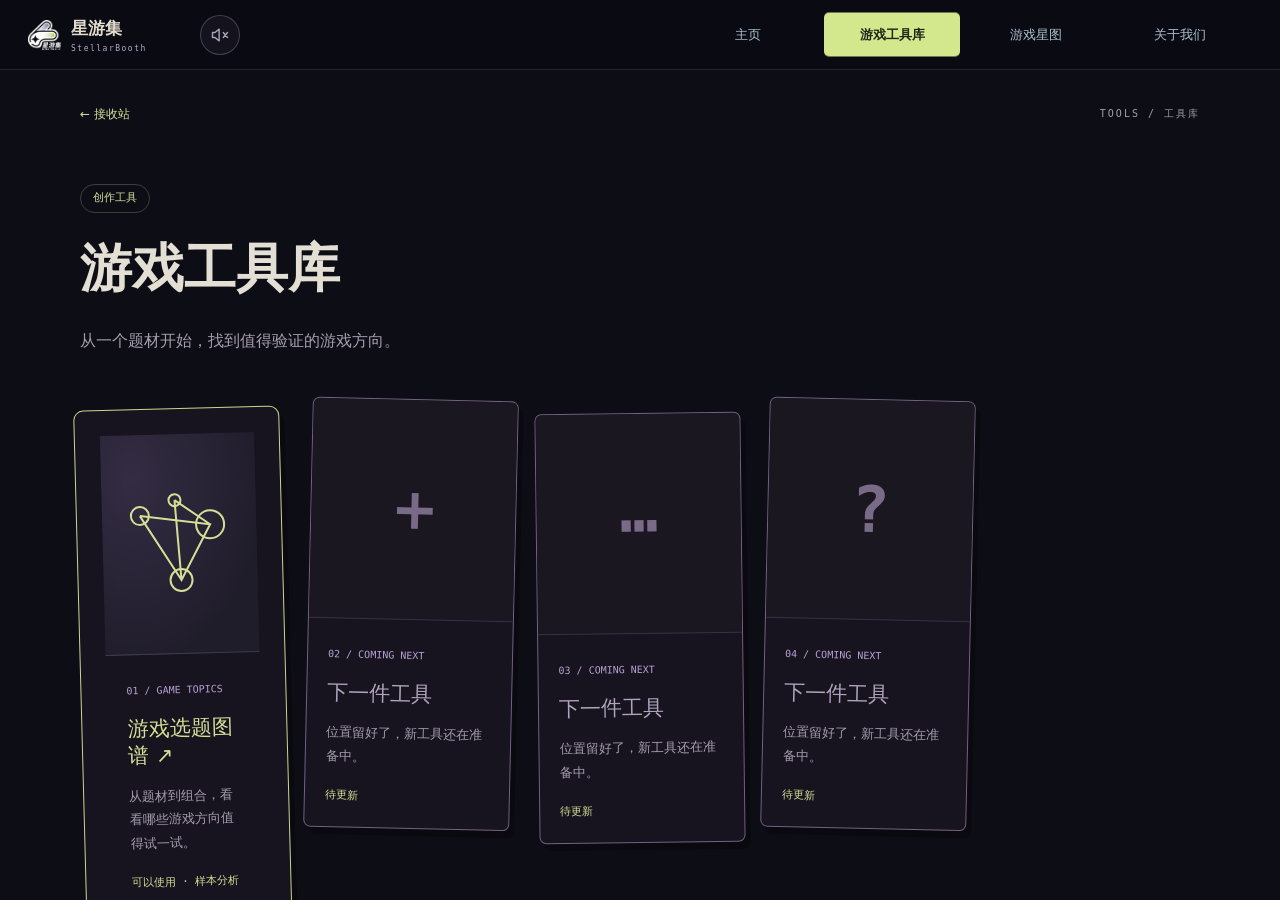
<file: tools.html>
<!doctype html>
<html lang="zh-CN">
<head>
<meta charset="utf-8">
<meta name="viewport" content="width=device-width,initial-scale=1">

<title>游戏工具库 · 星游集</title>
<link rel="stylesheet" href="site-nav.css">
<link rel="stylesheet" href="site-motion.css?v=station3">
<link rel="stylesheet" href="content-pages.css?v=2">
<script src="station-audio.js?v=4" defer></script><link rel="stylesheet" href="exhibit-cards.css?v=1"><link rel="stylesheet" href="mobile-layout.css?v=2"></head>
<body data-site-page="tools">
<a class="skip-link" href="#main">跳到正文</a>
<script src="site-nav.js?v=14">
</script>
<main id="main" class="tools-content shell">
<div class="content-path">
<a href="index.html">← 接收站</a>
<span>TOOLS / 工具库</span>
</div>
<span class="content-tag">创作工具</span>
<h1>游戏工具库</h1>
<p class="tools-intro">从一个题材开始，找到值得验证的游戏方向。</p>
<div class="tool-destinations">
<a class="featured-tool" href="tools/game-topic-graph/index.html"><div class="tool-card-art" aria-hidden="true"><svg viewBox="0 0 128 128"><path d="m25 35 70 10-30 55-40-65m40 65-5-80m0 0 35 25"/><circle cx="25" cy="35" r="9"/><circle cx="95" cy="45" r="14"/><circle cx="65" cy="100" r="11"/><circle cx="60" cy="20" r="6"/></svg></div><div class="tool-card-copy"><small>01 / GAME TOPICS</small><h2>游戏选题图谱 ↗</h2><p>从题材到组合，看看哪些游戏方向值得试一试。</p><span class="tool-status">可以使用 · 样本分析</span></div></a>
<article class="tool-pending"><div class="tool-card-art" aria-hidden="true">＋</div><div class="tool-card-copy"><small>02 / COMING NEXT</small><h2>下一件工具</h2><p>位置留好了，新工具还在准备中。</p><span class="tool-status">待更新</span></div></article><article class="tool-pending"><div class="tool-card-art" aria-hidden="true">⋯</div><div class="tool-card-copy"><small>03 / COMING NEXT</small><h2>下一件工具</h2><p>位置留好了，新工具还在准备中。</p><span class="tool-status">待更新</span></div></article><article class="tool-pending"><div class="tool-card-art" aria-hidden="true">?</div><div class="tool-card-copy"><small>04 / COMING NEXT</small><h2>下一件工具</h2><p>位置留好了，新工具还在准备中。</p><span class="tool-status">待更新</span></div></article>
</div>
</main>
<footer class="content-footer shell">
<span>星游集 StellarBooth</span>
<a href="about.html">关于我们 ↗</a>
</footer>
</body>
</html>
</file>
<file: site-nav.css>
.global-site-nav{display:flex;align-items:center;justify-content:center;gap:8px;min-height:58px;padding:8px 16px;box-sizing:border-box;background:#0d1728;border-bottom:1px solid #89bcc52b;font-family:system-ui,"Microsoft YaHei",sans-serif}.global-site-nav a,.global-site-nav>span{display:flex;align-items:center;gap:7px;padding:10px 17px;border-radius:11px;white-space:nowrap;text-decoration:none;font-size:13px;color:#abc1d0;border:1px solid transparent}.global-site-nav a:hover{color:#e6fff7;background:#243b4e}.global-site-nav a[aria-current=page]{color:#152f36;background:#a7e0d2;font-weight:650}.global-site-nav a:focus-visible{outline:2px solid #f5d89b;outline-offset:2px}.global-site-nav>span{color:#8393a7}.global-site-nav small{font-size:9px;color:#a8b2c2;border:1px solid #7b8da533;border-radius:4px;padding:2px 4px}body[data-site-page=aquarium]>.global-site-nav{position:fixed;top:0;left:0;right:0;z-index:10;background:#0d1728e8}body[data-site-page=aquarium]>.topbar{top:62px}body[data-site-page=aquarium] .world-intro{top:137px}body[data-site-page=aquarium] .topbar nav{display:none}@media(max-width:640px){.global-site-nav{gap:3px;padding:6px;min-height:59px;justify-content:space-around}.global-site-nav a,.global-site-nav>span{flex-direction:column;justify-content:center;gap:3px;padding:6px 7px;font-size:11px;min-height:42px;box-sizing:border-box}.global-site-nav small{font-size:8px;padding:0 3px}body[data-site-page=aquarium]>.topbar{top:66px}body[data-site-page=aquarium] .world-intro{top:137px}}
</file>
<file: site-motion.css>
/* Loaded last on every page: one navigation geometry, including during transitions. */
:root{--site-nav-height:70px}
html{scroll-padding-top:calc(var(--site-nav-height) + 16px)}
body[data-site-page]{padding-top:var(--site-nav-height)}
body[data-site-page]>.global-site-nav{position:fixed;inset:0 auto auto 0;width:100vw;z-index:100;display:grid;grid-template-columns:repeat(4,136px);justify-content:end;align-items:center;gap:8px;height:var(--site-nav-height);min-height:var(--site-nav-height);padding:9px 32px;margin:0;box-sizing:border-box;background:#0b0b12f5;border-bottom:1px solid #c5b4e226;view-transition-name:site-navigation}
body[data-site-page]>.global-site-nav>a,body[data-site-page]>.global-site-nav>span{display:flex;flex-direction:row;align-items:center;justify-content:center;gap:6px;min-width:0;width:100%;height:44px;min-height:44px;padding:0 8px;box-sizing:border-box;border-radius:5px;font-size:13px;white-space:nowrap;letter-spacing:0;transition:background .25s,color .25s,box-shadow .25s}
body[data-site-page]>.global-site-nav a:hover{background:#c6b1e819;box-shadow:inset 0 -2px #c6b1e866}
body[data-site-page]>.global-site-nav a[aria-current=page]{background:#d3e88c;color:#202619;box-shadow:0 0 22px #d3e88c0d}
body[data-site-page]>.global-site-nav small{font-size:9px;padding:2px 4px;line-height:1.2}
body[data-site-page=aquarium]>.topbar{top:calc(var(--site-nav-height) + 4px)}
body[data-site-page=aquarium] .world-intro{top:calc(var(--site-nav-height) + 79px)}
.galaxy-hero{height:calc(100svh - var(--site-nav-height))}
@view-transition{navigation:auto}
::view-transition-old(root){animation:site-out .22s ease both}
::view-transition-new(root){animation:site-in .42s cubic-bezier(.2,.7,.2,1) both}
::view-transition-group(site-navigation){animation-duration:.42s}
::view-transition-old(site-navigation),::view-transition-new(site-navigation){animation:none;mix-blend-mode:normal}
::view-transition-old(site-navigation){opacity:0}
::view-transition-group(nav-home),::view-transition-group(nav-map),::view-transition-group(nav-aquarium){animation-duration:.42s}
@keyframes site-in{from{opacity:0;transform:translateY(9px)}to{opacity:1;transform:none}}
@keyframes site-out{to{opacity:0;transform:translateY(-5px)}}
@keyframes panel-unfold{from{opacity:0;transform:translateY(10px) scale(.99)}to{opacity:1;transform:none}}
body[data-site-page] dialog[open],body[data-site-page=map] #detailPanel:not([hidden]),body[data-site-page=map] .district-members:not([hidden]){animation:panel-unfold .28s cubic-bezier(.2,.7,.2,1)}
body[data-site-page=map] .resource-list-item,body[data-site-page=map] .resource-link-card{transition:background .22s,border-color .22s,box-shadow .22s}
body[data-site-page=map] .resource-list-item:hover,body[data-site-page=map] .resource-link-card:hover{box-shadow:inset 3px 0 #c6b1e8;background-color:#292237}
body[data-site-page=aquarium] button{transition:background .2s,border-color .2s,box-shadow .2s,transform .2s}
body[data-site-page=aquarium] button:hover:not(:disabled){box-shadow:0 3px 15px #c6b1e811}
@supports not (view-transition-name:site-navigation){body[data-site-page]>main,body[data-site-page]>.app-shell{animation:site-in .35s ease both}}
@media(max-width:640px){:root{--site-nav-height:60px}body[data-site-page]>.global-site-nav{grid-template-columns:repeat(4,minmax(0,1fr));justify-content:stretch;padding:6px;gap:3px}body[data-site-page]>.global-site-nav>a,body[data-site-page]>.global-site-nav>span{font-size:11px;height:46px;min-height:46px;padding:4px;flex-direction:column;gap:3px}body[data-site-page]>.global-site-nav small{font-size:8px;padding:0 3px}body[data-site-page=aquarium] .world-intro{top:137px}}
@media(prefers-reduced-motion:reduce){@view-transition{navigation:none}::view-transition-group(*),::view-transition-old(*),::view-transition-new(*){animation:none!important}body[data-site-page] *,body[data-site-page] *:before,body[data-site-page] *:after{animation:none!important;transition:none!important}html{scroll-behavior:auto}}
/* Shared navigation keeps the same slots on the station and content pages. */
body[data-site-page]>.global-site-nav>.site-brand{position:absolute;left:28px;top:0;height:var(--site-nav-height);width:auto;display:flex;align-items:center;justify-content:flex-start;gap:10px;padding:0;border:0;background:none;box-shadow:none;color:#e3ddce;font-size:17px;font-weight:650}
.site-brand img{width:33px;height:33px;object-fit:contain}.site-brand span{display:block}.site-brand small{display:block!important;border:0!important;padding:0!important;font:8px monospace!important;letter-spacing:1.5px;color:#b8a9ca!important;margin-top:4px}
@media(max-width:850px){body[data-site-page]>.global-site-nav{grid-template-columns:repeat(4,minmax(0,1fr));padding-left:12px;padding-right:12px}body[data-site-page]>.global-site-nav>.site-brand{display:none}}
/* Keep navigation responsive while page content cross-fades. */
::view-transition{pointer-events:none}::view-transition-new(root){animation-duration:.28s}::view-transition-old(root){animation-duration:.16s}::view-transition-group(nav-tools),::view-transition-group(nav-about){animation-duration:.28s}

@media(max-width:640px){body[data-site-page]>.global-site-nav{grid-template-columns:repeat(3,minmax(0,1fr))}}
</file>
<file: shell-nav.css>
body[data-site-shell]{padding-top:var(--site-nav-height)!important;box-sizing:border-box}body[data-site-shell] #siteContent{height:calc(100dvh - var(--site-nav-height))}body[data-site-shell]>.global-site-nav{isolation:isolate}body[data-site-shell]>.global-site-nav a[data-nav-key]{position:relative;z-index:1;background:transparent!important;box-shadow:none!important;transition:color .25s}body[data-site-shell]>.global-site-nav a[aria-current=page]{color:#202619}.nav-slider{position:absolute;left:0;top:0;width:0;height:44px;background:#d3e88c;border-radius:5px;pointer-events:none;z-index:0;transition:transform .38s cubic-bezier(.22,.8,.22,1),width .38s cubic-bezier(.22,.8,.22,1);will-change:transform}body[data-site-shell]>.global-site-nav>.nav-slider{display:block;padding:0;border:0;min-height:0}.nav-slider.no-motion{transition:none}@media(max-width:850px){body[data-site-shell]>.global-site-nav{padding-right:64px}}@media(prefers-reduced-motion:reduce){.nav-slider{transition:none}}
</file>
<file: mobile-layout.css>
/* Portrait adjustments only; desktop compositions remain unchanged. */
@media(max-width:640px){
 body[data-site-shell]{--site-nav-height:108px}
 body[data-site-shell]>.global-site-nav{height:108px;min-height:108px;padding:58px 10px 6px!important;gap:4px;grid-template-columns:repeat(4,minmax(0,1fr));align-content:end}
 body[data-site-shell]>.global-site-nav>.site-brand{display:flex;left:16px;top:0;height:52px;width:auto;min-height:0;font-size:15px;flex-direction:row}
 body[data-site-shell]>.global-site-nav>.site-brand img{width:28px;height:28px}
 body[data-site-shell]>.global-site-nav>a[data-nav-key]{height:44px;min-height:44px;font-size:12px;padding:4px 2px}
 body[data-site-shell] .station-audio{top:6px;right:14px;left:auto;width:44px;height:44px}
 body[data-site-shell] .station-audio button{width:44px;height:44px}
 .station-page{height:100dvh;min-height:0}.station-caption{bottom:24px!important;left:18px!important}.station-caption h1 strong{font-size:38px!important}.station-caption h1 span{font-size:14px!important}
 .return-scene{top:12px;left:12px;min-height:44px;padding:10px 14px}.tv-power-3d{width:52px;height:52px}
 .hotspot{min-height:44px;max-width:120px}.hotspot span{font-size:11px;letter-spacing:0}
 body[data-site-page=map] .atlas-dock{top:auto;bottom:calc(10px + env(safe-area-inset-bottom));left:50%;right:auto;transform:translateX(-50%);flex-direction:row;max-width:calc(100% - 16px);gap:2px;padding:4px;border-radius:16px}
 body[data-site-page=map] .atlas-dock button{width:44px;min-width:0;min-height:48px;padding:5px 2px;font-size:10px}
 body[data-site-page=map] .workspace.gallery-mode .project-gallery{padding:20px 14px 88px;grid-template-columns:repeat(2,minmax(0,1fr));gap:25px 14px}
 body[data-site-page=map] .atlas-settings{inset:10px 8px 76px;width:calc(100% - 16px);max-height:none;padding:16px}
 body[data-site-page=map] .search-box input{font-size:16px;min-width:0}
 .tool-destinations{margin-top:28px}.tools-content .content-tag{margin-top:28px}.tools-content h1{font-size:32px}.tool-card-art{height:160px}
 .content-path{gap:10px}.content-path span{white-space:normal;text-align:right}
 button,a,input,select{touch-action:manipulation}input,select,textarea{max-width:100%}
}
@media(max-width:359px){body[data-site-page=map] .workspace.gallery-mode .project-gallery,.tool-destinations{grid-template-columns:1fr}}
@media(max-width:640px){
 body[data-site-page=map] .workspace .map-panel{min-height:0}
 body[data-site-page=map] .workspace.gallery-mode .map-panel{padding-right:0}
 body[data-site-shell] .station-audio{top:6px!important;right:14px!important}
 body[data-site-shell] .station-audio button{width:44px!important;height:44px!important}
}

/* Keep important controls clear of notches, home indicators and short viewports. */
@media(max-width:640px){
 body[data-site-shell]{--site-nav-height:calc(108px + env(safe-area-inset-top))}
 body[data-site-shell]>.global-site-nav{height:var(--site-nav-height);min-height:var(--site-nav-height);padding-top:calc(58px + env(safe-area-inset-top))!important}
 body[data-site-shell]>.global-site-nav>.site-brand{top:env(safe-area-inset-top)}
 body[data-site-shell] .station-audio{top:calc(6px + env(safe-area-inset-top))!important}
 .station-caption{bottom:calc(18px + env(safe-area-inset-bottom))!important}
 body[data-site-page=map] #filtersPanel,body[data-site-page=map] #detailPanel{max-width:100%;max-height:100dvh;overflow-x:hidden;overscroll-behavior:contain;padding-bottom:calc(20px + env(safe-area-inset-bottom))}
 #closeSidebar,#closeDetail,.atlas-settings header button{min-width:44px;min-height:44px}
 body[data-site-page=map] .leaflet-control-attribution{font-size:9px;max-width:100%;white-space:normal}
 body[data-site-page=map] .project-gallery{scroll-padding-bottom:90px}
 .contact-layout,.contact-channels,.tool-card-copy{min-width:0;overflow-wrap:anywhere}
}
@media(max-width:700px) and (hover:none){
 .station-page[data-mode=scene] .hotspots{inset:auto 12px calc(108px + env(safe-area-inset-bottom));display:grid;grid-template-columns:repeat(4,minmax(0,1fr));gap:5px;pointer-events:none}
 .station-page .hotspots .hotspot{position:static;left:auto!important;top:auto!important;transform:none;min-width:0;max-width:none;min-height:44px;justify-content:center;padding:7px 3px;opacity:1;pointer-events:auto}
 .station-page .hotspots .hotspot span{font-size:11px;white-space:normal;text-align:center}
}
@media(max-height:460px) and (hover:none){.station-page[data-mode=scene] .hotspots{bottom:12px;left:auto;width:56%}.station-caption{bottom:12px!important}.station-caption h1 strong{font-size:29px!important}.station-caption h1 span{font-size:11px!important}}
</file>
<file: tools/game-topic-graph/integration.css>
:root{--bg:#101019;--panel:#181620;--panel-2:#242130;--text:#e8e3da;--muted:#aaa1b4;--line:#393344;--blue:#bca9db;--green:#d4df96}
.integration-bar{height:44px;display:flex;align-items:center;justify-content:space-between;padding:0 18px;border-bottom:1px solid var(--line);background:#101019;font-size:12px;color:var(--muted)}
.integration-bar a{color:#d4df96;text-decoration:none}.app{height:calc(100dvh - 44px)}
@media(max-width:980px){.app{height:auto}.integration-bar span{display:none}}

@media(max-width:640px){
 body{overflow-x:hidden}.app{min-height:0;grid-template-columns:minmax(0,1fr)}.app>*{min-width:0}
 .integration-bar{height:44px;padding:0 12px}.integration-bar a{display:flex;align-items:center;min-height:44px}
 .sidebar{padding:12px}.sidebar h1{font-size:18px;margin-bottom:8px}.mobile-tool-filters>summary{cursor:pointer;min-height:44px;padding:11px 12px;border:1px solid var(--line);border-radius:8px;color:var(--green);font-size:13px}.mobile-tool-filters[open]{max-height:60dvh;overflow:auto;overscroll-behavior:contain}
 .canvas-wrap{min-width:0;overflow:hidden}#graph{height:55dvh;min-height:310px;width:100%;touch-action:none}
 .toolbar{position:relative;inset:auto;display:flex;flex-wrap:wrap;gap:8px;padding:10px}.view-switch,.board-controls{display:flex;flex-wrap:wrap;gap:4px;max-width:100%}.btn{min-height:44px;padding:8px 10px}.detail{padding:14px}.tabs{display:flex;flex-wrap:wrap;gap:4px}
 input,select,textarea{font-size:16px;max-width:100%;min-width:0}.project-form,.rank-grid{grid-template-columns:minmax(0,1fr)}.workspace-actions{display:flex;flex-wrap:wrap;gap:6px}
}
@media(min-width:641px){.mobile-tool-filters>summary{display:none}}

@media(max-width:640px){.detail{padding-bottom:calc(24px + env(safe-area-inset-bottom))}.detail .tabs{position:sticky;top:0;background:var(--panel);z-index:4;padding-block:8px}.mobile-tool-filters summary:focus-visible{outline:2px solid var(--green);outline-offset:2px}.canvas-wrap .toolbar{z-index:2}.integration-bar{gap:10px;flex-wrap:wrap;min-height:44px;height:auto}}
</file>
<file: community.css>
.community-section{padding-top:70px;padding-bottom:70px;border-top:1px solid #c6b1e81c}.community-heading{display:flex;justify-content:space-between;align-items:end;gap:24px;margin-bottom:28px}.community-heading h2{font-size:30px;font-weight:400;margin:8px 0}.community-heading p,.community-muted{color:#aaa1b5;font-size:13px;line-height:1.9}.community-kicker{font-size:10px;letter-spacing:2px;color:#c4d799}.community-section a,.intake-page a{color:#d4eaa2;text-underline-offset:5px}.community-grid{display:grid;grid-template-columns:repeat(4,minmax(0,1fr));gap:18px}.featured-work{display:block;text-decoration:none;border:1px solid #c6b1e82b;border-radius:6px;overflow:hidden;background:#14131c;transition:transform .25s,border-color .25s}.featured-work:hover{transform:translateY(-4px);border-color:#c6b1e866}.featured-work img{display:block;width:100%;aspect-ratio:460/215;object-fit:cover}.featured-work>div{padding:18px}.featured-work h3{color:#e8e3ef;font-size:17px;margin:9px 0}.featured-work p{color:#aaa1b5;font-size:12px;line-height:1.8;margin:8px 0}.featured-work small{font-size:10px;color:#c4d799}.work-text-cover{aspect-ratio:460/215;display:grid;place-items:center;background:linear-gradient(135deg,#292337,#151721);font-size:12px;color:#b8accc}.event-list{display:grid;grid-template-columns:repeat(2,minmax(0,1fr));gap:18px}.event-item,.event-empty{padding:26px;border:1px solid #c6b1e82b;background:#15131b;border-radius:6px}.event-empty{grid-column:1/-1}.event-item h3,.event-empty h3{font-size:20px;font-weight:400;margin:8px 0 13px}.event-item p,.event-empty p{font-size:13px;color:#aea4ba;line-height:1.9}.event-item small{color:#d4eaa2}.participate-strip{display:flex;align-items:center;justify-content:space-between;gap:25px;padding:28px;margin-top:28px;background:#d3e88c08;border:1px solid #d3e88c29;border-radius:6px}.participate-strip h3{font-size:19px;font-weight:400;margin:0 0 8px}.participate-strip p{font-size:12px;color:#aaa1b5;margin:0;line-height:1.9}.community-actions{display:flex;gap:18px;flex-wrap:wrap;font-size:12px}.community-button,.intake-page button{display:inline-block;padding:12px 18px;background:#d4eaa2;color:#202619!important;border:0;border-radius:4px;text-decoration:none;cursor:pointer;font:inherit;font-size:13px}.community-button.secondary{background:#24202e;color:#ddceef!important;border:1px solid #c6b1e842}.project-meta-line{font-size:11px;color:#b9a4ce;line-height:1.8;margin:10px 0}.detail-update{border-top:1px solid #c6b1e829;padding-top:18px;margin-top:20px;font-size:12px;color:#a9a0b5;display:flex;justify-content:space-between;gap:15px;flex-wrap:wrap}.detail-update a{color:#d4eaa2}.intake-page{max-width:850px;margin:0 auto;padding:55px 26px 80px;font-family:system-ui,'Microsoft YaHei',sans-serif;line-height:1.8}.intake-page h1{font-size:32px;font-weight:450}.intake-steps{padding:20px;border-left:2px solid #d3e88c;background:#15151f;color:#c1b6cc;font-size:13px}.intake-form{margin-top:30px;display:grid;grid-template-columns:1fr 1fr;gap:20px}.intake-form label{display:grid;gap:7px;font-size:13px;color:#cec3db}.intake-form input,.intake-form select,.intake-form textarea,.intake-output{font:inherit;font-size:14px;width:100%;box-sizing:border-box;color:#ede7f4;background:#15151f;border:1px solid #c6b1e840;border-radius:4px;padding:12px}.intake-form textarea{min-height:125px;resize:vertical}.intake-form .wide{grid-column:1/-1}.intake-form .check-label{display:flex;align-items:flex-start;gap:10px}.check-label input{width:18px;height:18px;flex-shrink:0}.intake-form small{font-size:11px;color:#a99bb7}.intake-result{margin-top:35px;padding-top:25px;border-top:1px solid #c6b1e833}.intake-output{min-height:220px;resize:vertical}.intake-status{min-height:28px;color:#d4eaa2;font-size:13px}.intake-page [hidden]{display:none!important}.intake-page :focus-visible{outline:2px solid #d3e88c;outline-offset:3px}@media(max-width:900px){.community-grid{grid-template-columns:repeat(2,minmax(0,1fr))}}@media(max-width:640px){.community-section{padding-top:45px;padding-bottom:45px}.community-heading,.participate-strip{align-items:flex-start;flex-direction:column}.community-grid,.event-list,.intake-form{grid-template-columns:1fr}.intake-page{padding:35px 20px 65px}.community-heading h2{font-size:26px}.community-grid{gap:20px}}

body[data-site-page=intake]{margin:0}#pastEventsSection[hidden]{display:none!important}

.link-review-note{display:block;margin-top:10px;font-size:11px;line-height:1.8;color:#b5a6c5;font-weight:400}
</file>
<file: content-pages.css>
:root{color-scheme:dark}*{box-sizing:border-box}html{scroll-behavior:smooth}body{margin:0;background:#0d0e15;color:#e4dfd4;font-family:system-ui,"Microsoft YaHei",sans-serif;line-height:1.7}a{color:inherit;text-underline-offset:5px}button{font:inherit}img{display:block;max-width:100%;height:auto}figure{margin:0}figcaption{font-size:11px;color:#958fa3;margin-top:12px}h1,h2,h3,p{margin-top:0}h1,h2,h3{line-height:1.3}a:focus-visible,button:focus-visible{outline:2px solid #d3df9d;outline-offset:5px}.shell{width:min(1120px,calc(100% - 64px));margin-inline:auto}.skip-link{position:fixed;top:10px;left:15px;transform:translateY(-200%);z-index:200;background:#d3df9d;color:#15171b;padding:10px}.skip-link:focus{transform:none}
.content-path{display:flex;align-items:center;justify-content:space-between;gap:20px;padding-top:34px;font-size:12px;color:#a49caf}.content-path a{text-decoration:none;color:#d3df9d}.content-path span{font:10px monospace;letter-spacing:2px}.section-jumps{display:flex;gap:25px;flex-wrap:wrap;padding-top:26px;font-size:12px}.section-jumps a{text-decoration:none;border-bottom:1px solid #92859f55;padding-bottom:5px}.section-jumps a:hover{color:#d3df9d;border-color:#d3df9d}.brand-hero{display:grid;grid-template-columns:1fr 1.15fr;gap:60px;align-items:center;padding-block:60px 85px}.hero-title{font-size:clamp(32px,3.7vw,49px);font-weight:650;letter-spacing:-1.5px;margin-bottom:24px}.hero-description{font-size:15px;line-height:2;color:#afa7ba;max-width:440px}.quiet-link{color:#d3df9d;text-decoration:none;font-size:13px;display:inline-block;margin-top:15px}.hero-scene img,.space-photo img,.moments img{width:100%;object-fit:cover;border-radius:10px}.hero-scene img{aspect-ratio:4/3}.section{padding-block:65px}.services-section,.partners-section{border-top:1px solid #a891c322;border-bottom:1px solid #a891c322;background:#b6a1d503}.section-heading{margin-bottom:30px}.section-heading h2,.space-copy h2{font-size:28px;font-weight:550}.service-row{display:grid;grid-template-columns:65px 1fr 1.6fr 100px;gap:24px;align-items:start;border-top:1px solid #a891c322;padding:28px 0}.service-row:last-child{padding-bottom:0}.service-number{font:11px monospace;color:#b3be8a;padding-top:5px}.service-title h3{font-size:18px;font-weight:500}.service-copy p{color:#aaa2b4;font-size:14px;margin:0;line-height:1.9}.service-row>a{font-size:12px;color:#c5cea7;text-decoration:none;white-space:nowrap}.space-layout{display:grid;grid-template-columns:1.2fr 1fr;gap:65px;align-items:center}.space-copy p{font-size:14px;color:#ada5b6;line-height:2}.moments{display:grid;grid-template-columns:1fr 1fr;gap:24px;margin-top:32px}.moments img{aspect-ratio:16/9}.partner-grid{display:grid;grid-template-columns:repeat(3,1fr);gap:20px}.partner{padding:25px;background:#ffffff04;border:1px solid #aa98bd20;border-radius:8px;text-decoration:none}.partner-mark{height:65px;display:flex;align-items:center;justify-content:center}.partner-mark img{max-height:60px;max-width:180px;object-fit:contain}.partner-mark span{font-size:16px;color:#c5b7d3}.partner figcaption,.partner-open-caption{display:block;text-align:center;font-size:11px;color:#9790a4;margin-top:20px}.contact-layout{display:grid;grid-template-columns:1fr 1.8fr;gap:55px}.visit-details{font-size:14px;color:#b1a9bb}.visit-details address{font-style:normal;line-height:2;margin-bottom:20px}.visit-details strong{font-size:19px;color:#e4dfd4;font-weight:500}.copy-address{background:none;border:0;padding:0;cursor:pointer}.copy-status{display:block;font-size:12px;color:#d3df9d;margin-top:12px}.contact-channels{display:grid;grid-template-columns:repeat(4,1fr);gap:18px}.contact-channel{text-decoration:none}.contact-channel img{width:100%;aspect-ratio:1;object-fit:contain;background:white;border:8px solid white;border-radius:7px}.contact-channel h3{font-size:12px;font-weight:400;text-align:center;margin-top:12px}.content-footer{display:flex;align-items:center;gap:24px;flex-wrap:wrap;justify-content:space-between;border-top:1px solid #a891c322;padding-block:25px 35px;font-size:12px;color:#9991a5}.content-footer a{text-decoration:none;color:#c5cfaa}.tools-content{min-height:calc(100svh - 170px);padding-bottom:65px}.content-tag{display:inline-block;font-size:11px;color:#d3df9d;border:1px solid #bacb9344;border-radius:20px;padding:4px 12px;margin-top:60px}.tools-content h1{font-size:clamp(34px,5vw,52px);margin:22px 0}.tools-intro{font-size:16px;color:#a69dae;line-height:2}.tool-destinations{display:grid;grid-template-columns:repeat(3,1fr);gap:20px;margin-top:45px}.tool-destinations>a{padding:25px;border:1px solid #b8a1d32c;border-radius:10px;text-decoration:none;background:#ffffff03;transition:transform .2s,border-color .2s}.tool-destinations>a:hover{transform:translateY(-3px);border-color:#bfce8f88}.tool-destinations small{font:10px monospace;color:#b8a1d3}.tool-destinations h2{font-size:19px;font-weight:500;margin:25px 0 14px}.tool-destinations p{font-size:13px;color:#a79cad;margin:0}.lab-entry{font-size:12px;color:#968c9f;margin-top:35px}.lab-entry a{color:#b5ba98}
@media(max-width:800px){.shell{width:calc(100% - 40px)}.brand-hero,.space-layout,.contact-layout{grid-template-columns:1fr;gap:28px}.brand-hero{padding-block:40px 55px}.hero-description{max-width:none}.hero-scene img{aspect-ratio:16/10}.section{padding-block:45px}.service-row{grid-template-columns:40px 1fr;gap:10px}.service-copy,.service-row>a{grid-column:2}.service-row>a{margin-top:10px}.service-title h3{margin-bottom:8px}.partner-grid{grid-template-columns:repeat(2,1fr)}.contact-channels{grid-template-columns:repeat(2,1fr);gap:24px}.contact-channel img{max-width:180px;margin:auto}.tool-destinations{grid-template-columns:1fr}.content-path span{font-size:8px;letter-spacing:1px}.section-jumps{gap:20px;font-size:11px}.moments{gap:14px}.partner-mark img{max-width:100%}.tools-content h1{margin-top:20px}.content-tag{margin-top:40px}}
@media(prefers-reduced-motion:reduce){html{scroll-behavior:auto}*{transition:none!important}}

.tool-destinations .featured-tool{grid-column:1/-1;border-color:#d4df9670;background:#d4df9608}.featured-tool h2{color:#d4df96}
</file>
<file: galaxy.css>
.galaxy-hero{position:relative;height:calc(100svh - 70px);min-height:650px;max-height:1100px;overflow:hidden;background:#08090f;isolation:isolate}.galaxy-hero:before{content:"";position:absolute;inset:0;z-index:-1;background:radial-gradient(ellipse at 50% 63%,#8b6ab522,transparent 55%)}#projectGalaxy{position:absolute;inset:0;width:100%;height:100%;z-index:0;touch-action:pan-y}.galaxy-brand{position:absolute;top:42px;left:0;right:0;text-align:center;pointer-events:none;z-index:2}.galaxy-logo{width:42px;height:42px;color:#d3e88c;margin:auto auto 14px}.galaxy-brand h1{font-size:clamp(35px,4.2vw,62px);line-height:1.25;letter-spacing:.16em;margin:0 0 8px;font-family:Georgia,"Songti SC","SimSun",serif;font-weight:400}.galaxy-brand .english{display:block;font-size:13px;letter-spacing:.42em;color:#c8b4e5;margin-left:.42em}.galaxy-brand p{font-size:11px;color:#a9a0b4;letter-spacing:.18em;margin:19px 0}.galaxy-stars{position:absolute;inset:0;pointer-events:none;z-index:3}.project-star{position:absolute;left:0;top:0;width:40px;height:40px;margin:-20px;border:0;background:none;border-radius:50%;cursor:pointer;pointer-events:auto;color:#d6c3ed;padding:0;will-change:transform}.project-star:before{content:"";position:absolute;inset:16px;border-radius:50%;background:#e9defb;box-shadow:0 0 7px #fff9,0 0 19px #c6a3f2,0 0 35px #b09ed955;transition:transform .25s,box-shadow .25s}.project-star:nth-child(3n):before{background:#e7f1c6;box-shadow:0 0 7px #f5ffd8,0 0 22px #d3e88c88}.project-star:after{content:"";position:absolute;inset:8px;border:1px solid #d3e88c00;border-radius:50%;transition:border-color .25s,transform .25s}.project-star:hover:after,.project-star:focus-visible:after,.project-star[aria-pressed=true]:after{border-color:#d3e88caa;transform:scale(1.12)}.project-star:hover:before,.project-star[aria-pressed=true]:before{transform:scale(1.4)}.project-star span{position:absolute;top:35px;left:50%;transform:translateX(-50%);white-space:nowrap;max-width:180px;overflow:hidden;text-overflow:ellipsis;font-size:10px;letter-spacing:.04em;background:#0b0b14c9;border-radius:3px;padding:3px 7px;color:#e7ddf4;opacity:0;transition:opacity .2s;pointer-events:none}.project-star:nth-child(5n+1) span,.project-star:hover span,.project-star:focus-visible span,.project-star[aria-pressed=true] span{opacity:1}.project-star:focus-visible{outline:1px solid #d3e88c;outline-offset:0}.galaxy-bottom{position:absolute;bottom:28px;left:40px;right:40px;z-index:4;display:flex;justify-content:space-between;align-items:flex-end;gap:20px;pointer-events:none}.galaxy-bottom>*{pointer-events:auto}.galaxy-caption{font-size:10px;line-height:1.9;color:#a79aad;letter-spacing:.08em}.galaxy-caption strong{display:block;color:#d3e88c;font-weight:400;font-size:12px;letter-spacing:.13em}.galaxy-controls{display:flex;gap:10px;align-items:center;flex-wrap:wrap;justify-content:flex-end}.galaxy-controls select,.galaxy-controls button{background:#14131ddd;border:1px solid #c6b1e83b;color:#d6cbe1;border-radius:4px;font:inherit;font-size:11px;padding:10px 12px;max-width:190px}.galaxy-controls a{color:#d3e88c;font-size:11px;text-underline-offset:5px;padding:10px}.galaxy-card{position:absolute;right:35px;bottom:105px;width:310px;max-height:55%;overflow:auto;background:#11121af2;border:1px solid #b9a0d760;border-radius:6px;padding:22px;z-index:6;box-shadow:0 20px 65px #0008;animation:galaxy-card-in .25s ease}.galaxy-card[hidden]{display:none}.galaxy-card .close-star{float:right;background:none;color:#bfb4cc;border:0;font-size:22px;cursor:pointer;padding:0 4px}.galaxy-card .eyebrow{font-size:9px;margin:0 25px 14px 0}.galaxy-card h2{font-family:inherit;font-size:21px;line-height:1.5;letter-spacing:0;margin:0 0 8px}.galaxy-card p{font-size:12px;color:#b6adbf;line-height:1.85;margin:12px 0}.galaxy-card .star-team{color:#d3e88c;font-size:11px}.galaxy-card img{width:100%;height:auto;aspect-ratio:460/215;object-fit:cover;border-radius:3px;margin:15px 0}.galaxy-card a{font-size:12px;color:#d3e88c;text-underline-offset:4px}.galaxy-fallback #projectGalaxy{display:none}.galaxy-fallback .galaxy-stars{top:260px;bottom:110px;height:auto;display:grid;grid-template-columns:repeat(8,1fr);align-items:center;padding:20px 6%}.galaxy-fallback .project-star{position:relative;transform:none!important;margin:auto}.galaxy-fallback .project-star span{max-width:115px}.galaxy-hero+.hero{min-height:650px;border-top:1px solid #c6b1e81e}.galaxy-hero+.hero h1{font-size:clamp(48px,5vw,66px)}@keyframes galaxy-card-in{from{opacity:0;translate:0 8px}to{opacity:1;translate:0 0}}
@media(max-width:640px){.galaxy-hero{height:calc(100svh - 59px);min-height:620px}.galaxy-brand{top:35px}.galaxy-brand h1{font-size:39px}.galaxy-brand .english{font-size:11px}.galaxy-brand p{font-size:9px}.galaxy-logo{width:32px;height:32px}.galaxy-bottom{left:20px;right:20px;bottom:20px;flex-direction:column;align-items:stretch;gap:12px}.galaxy-caption{font-size:9px}.galaxy-caption strong{font-size:10px}.galaxy-controls{justify-content:space-between;gap:5px}.galaxy-controls select{max-width:150px;font-size:10px}.galaxy-controls button{font-size:10px}.galaxy-controls a{padding:7px 0;font-size:10px}.project-star span{font-size:9px;max-width:100px}.project-star:nth-child(5n+1) span{opacity:0}.project-star[aria-pressed=true] span,.project-star:focus-visible span{opacity:1}.galaxy-card{left:18px;right:18px;bottom:135px;width:auto;max-height:48%;padding:18px}.galaxy-fallback .galaxy-stars{grid-template-columns:repeat(6,1fr);top:235px;bottom:160px;padding:0 10px}}
@media(prefers-reduced-motion:reduce){.galaxy-card{animation:none}.project-star,.project-star:before,.project-star:after{transition:none}}

.intro-title{font-size:clamp(48px,5vw,66px);line-height:1.23;margin-bottom:26px}.intro-title span{color:#d4c0ec}.intro-title i{font-style:normal;font-size:28px;color:#d3e88c;vertical-align:top;margin-left:12px}

/* A restrained, vintage astronomical plate. */
.galaxy-hero{background:#0c0c10}.galaxy-hero:before{background:radial-gradient(ellipse at 54% 66%,#ab8d9e13,transparent 57%),radial-gradient(ellipse at 10% 20%,#bca36d06,transparent 50%)}
.galaxy-hero:after{content:"";position:absolute;inset:0;pointer-events:none;z-index:1;box-shadow:inset 0 0 130px 20px #07070ab3;background:repeating-linear-gradient(0deg,transparent 0 3px,#cab89902 3px 4px)}
.galaxy-brand{top:30px}.galaxy-logo{width:82px;height:76px;object-fit:contain;margin:0 auto 15px;filter:drop-shadow(0 0 15px #c6b1e80d)}.galaxy-brand h1{font-size:clamp(36px,4.1vw,58px);color:#eee7d9;letter-spacing:.18em}.galaxy-brand .english{font-family:Georgia,serif;font-size:16px;color:#b9a7c8;letter-spacing:.3em}.galaxy-brand p{color:#aaa093;font-size:10px;letter-spacing:.17em;margin-top:16px}
.celestial-chart{position:absolute;inset:22px 28px 90px;z-index:1;pointer-events:none;border:1px solid #bfa98322;border-radius:2px;color:#b2a28a;font-family:Georgia,serif;font-size:8px;letter-spacing:2px}
.celestial-chart:before{content:"";position:absolute;left:9%;right:9%;top:31%;bottom:4%;border:1px solid #c5b49016;border-radius:50%;transform:rotate(-14deg)}
.celestial-chart:after{content:"";position:absolute;left:14%;right:14%;top:25%;bottom:0;border:1px dashed #c5b49013;border-radius:50%;transform:rotate(16deg)}
.chart-north{position:absolute;top:16px;left:18px;font-size:8px;color:#aa9e897d}.chart-side{position:absolute;right:12px;top:43%;writing-mode:vertical-rl;font-size:7px;color:#aa9e8959}.chart-index{position:absolute;bottom:14px;left:18px;font-size:7px;color:#aa9e897d}
.project-star:before{inset:18px;background:#e7dfd4;box-shadow:0 0 4px #fff8,0 0 12px #ccb4df88,0 0 22px #b49aa72b}.project-star:nth-child(3n):before{background:#e4dfba;box-shadow:0 0 5px #ded7b799,0 0 14px #d3cf913d}.project-star:nth-child(4n):before{inset:17px;border-radius:0;clip-path:polygon(50% 0,60% 38%,100% 50%,60% 60%,50% 100%,40% 60%,0 50%,40% 38%);background:#e5d9f1}.project-star span{background:transparent;color:#bfb2c4;font-family:Georgia,"Songti SC",serif;font-size:10px;letter-spacing:.06em;text-shadow:0 1px 5px #000}.project-star:nth-child(5n+1) span{opacity:0}.project-star:nth-child(8n+1) span,.project-star:hover span,.project-star:focus-visible span,.project-star[aria-pressed=true] span{opacity:1}.project-star:after{inset:7px;border-style:dotted}.galaxy-caption{color:#8f877d}.galaxy-caption strong{color:#c8cc9e}.galaxy-controls select,.galaxy-controls button{background:#151319;border-color:#ac987c38;color:#c6b9cc}.galaxy-controls a{color:#c9cfab}.galaxy-card{background:#15131af5;border-color:#b39f804d}.galaxy-card h2{color:#e7ded2}.rabbit-wordmark{width:42px;height:39px;object-fit:contain;flex-shrink:0}
@media(max-width:640px){.galaxy-brand{top:28px}.galaxy-logo{width:66px;height:61px;margin-bottom:13px}.galaxy-brand h1{font-size:37px}.galaxy-brand .english{font-size:13px}.galaxy-brand p{font-size:9px}.celestial-chart{inset:13px 12px 132px}.chart-north{font-size:6px;left:9px;top:10px;letter-spacing:1px}.chart-side{display:none}.chart-index{font-size:6px;left:9px;bottom:10px;letter-spacing:1px}.project-star:nth-child(8n+1) span{opacity:0}.project-star:hover span,.project-star:focus-visible span,.project-star[aria-pressed=true] span{opacity:1}}

.galaxy-hero [hidden]{display:none!important}
</file>
<file: home-refined.css>
/* Homepage composition, layered after shared navigation and theme styles. */
body[data-site-page=home]{--paper:#0d0e14;--ink:#f0eee9;--lime:#d4eaa2;background:#0d0e14;color:var(--ink)}
body[data-site-page=home]>.global-site-nav{background:#0d0e14ed;border-bottom:1px solid #ffffff0d;padding-left:5vw;padding-right:5vw;backdrop-filter:blur(18px)}
body[data-site-page=home]>.global-site-nav:before{content:"STELLARBOOTH";position:absolute;left:5vw;color:#eeece8;font-size:12px;letter-spacing:3px;font-weight:650}
body[data-site-page=home]>.global-site-nav a[aria-current=page]{background:#ffffff0a;color:#d4eaa2;box-shadow:none}
.galaxy-hero{height:calc(100svh - 70px);min-height:720px;max-height:1000px;background:#0d0e14}
.galaxy-hero:before{background:radial-gradient(ellipse at 73% 46%,#7d66a31a,transparent 53%)}
.galaxy-hero:after{box-shadow:none;background:none;border-bottom:1px solid #ffffff0d}
#projectGalaxy,.galaxy-stars{left:37%;top:2%;width:66%;height:83%;right:auto;bottom:auto}
.galaxy-brand{top:50%;left:7%;right:auto;width:40%;text-align:left;transform:translateY(-55%);pointer-events:auto}
.galaxy-signature{display:flex;align-items:center;gap:12px;margin-bottom:40px;color:#ebe7e1;font-size:21px;letter-spacing:3px}
.galaxy-signature .galaxy-logo{width:42px;height:40px;margin:0;object-fit:contain}
.galaxy-signature small{display:block;font-family:Georgia,serif;letter-spacing:2px;font-size:10px;color:#a39cba;line-height:1.3}
.galaxy-brand .galaxy-kicker{margin:0 0 18px;font-size:11px;letter-spacing:3px;color:#b9c995}
.galaxy-brand h1{font-family:"Microsoft YaHei",system-ui,sans-serif;font-size:clamp(40px,4.3vw,72px);font-weight:550;line-height:1.3;letter-spacing:-2px;color:#f0eee9;margin:0 0 24px}
.galaxy-brand h1 em{font-family:Georgia,"Songti SC","SimSun",serif;font-weight:400;font-style:normal;color:#d4eaa2;letter-spacing:3px}
.galaxy-brand .galaxy-intro{font-size:14px;line-height:2;letter-spacing:.5px;color:#aaa8b6;margin:0 0 29px}
.galaxy-actions{display:flex;align-items:center;gap:26px}
.galaxy-actions .button{display:inline-flex;align-items:center;gap:30px;padding:15px 22px;border-radius:7px;font-size:13px;font-weight:600;background:#d4eaa2;color:#20251b;text-decoration:none}
.galaxy-about{font-size:12px;color:#d0cbd9;text-decoration:none;padding:14px 0;display:flex;gap:16px}
.galaxy-about:hover{color:#d4eaa2}
.galaxy-footnote{display:flex;align-items:center;gap:8px;font-size:10px;letter-spacing:1px;color:#838391;margin-top:29px}
.galaxy-footnote .live-dot{width:5px;height:5px;margin:0;box-shadow:0 0 10px #d4eaa250}
.celestial-chart{inset:0;border:0;border-radius:0}
.celestial-chart:before{left:43%;right:4%;top:16%;bottom:26%;border:1px solid #c3b0ed13;transform:rotate(-26deg)}
.celestial-chart:after{left:48%;right:9%;top:8%;bottom:20%;border:1px solid #c3b0ed0c;transform:rotate(29deg)}
.chart-north{left:auto;right:7%;top:48px;color:#8b829f;font-size:9px;letter-spacing:3px}
.chart-side{right:3%;top:40%;color:#706b80;font-size:8px;letter-spacing:3px}
.chart-index{left:auto;right:12%;bottom:23%;font-family:inherit;font-size:11px;letter-spacing:2px;color:#8e879f}
.project-star:before{inset:17px;background:#f5eefc;box-shadow:0 0 7px #fff8,0 0 18px #c8adff99,0 0 32px #b797f449}
.project-star:nth-child(3n):before{background:#e5edc7;box-shadow:0 0 8px #e5edc7bb,0 0 24px #d4eaa266}
.project-star span{font-family:inherit;font-size:11px;color:#c5bed5;background:#11111bcc;border:1px solid #c2addb1c;padding:5px 10px;border-radius:5px;top:39px;text-shadow:none;letter-spacing:0}
.project-star:after{border-style:solid;inset:4px}
.project-star:nth-child(8n+1):after{border-color:#c6b1e830}
.galaxy-bottom{left:7%;right:7%;bottom:30px;border-top:1px solid #ffffff12;padding-top:22px;align-items:center;gap:24px}
.galaxy-caption{font-size:10px;color:#797887;letter-spacing:.2px}
.galaxy-caption strong{font-size:12px;color:#d3ccdF;margin-bottom:4px;letter-spacing:.5px}
.galaxy-caption br{display:none}
.galaxy-caption>span:last-child{display:block;font-size:9px;margin-top:3px;color:#797887}
.galaxy-controls{gap:9px;flex-wrap:nowrap}
.galaxy-controls select,.galaxy-controls button{border:1px solid #ffffff16;background:#181820;border-radius:6px;padding:12px;color:#c5bfd0;font-size:11px;min-height:42px}
.galaxy-controls button{cursor:pointer}.galaxy-controls button:hover{border-color:#d4eaa270}
.galaxy-controls a{color:#b7bd9b;white-space:nowrap;text-decoration:none}
.galaxy-card{right:7%;bottom:150px;width:330px;border-radius:12px;background:#191822f5;border:1px solid #c6b1e840;padding:26px;backdrop-filter:blur(20px);box-shadow:0 20px 90px #0009}
.galaxy-card .close-star{min-width:32px;min-height:32px}.galaxy-card h2{font-size:24px}
.galaxy-fallback .galaxy-stars{left:43%;top:20%;bottom:25%;width:50%;height:auto;grid-template-columns:repeat(4,1fr);padding:0 20px}
.hero.wrap{padding-top:100px;padding-bottom:100px;gap:90px}.hero-photo{border-radius:18px;transform:rotate(-3deg);padding:7px;background:#1c1c26}.hero-photo img{border-radius:12px;filter:saturate(.75) brightness(.9);aspect-ratio:1.12}.hero-photo figcaption{padding:16px 10px 10px;font-size:11px}.sticker{border-radius:9px;background:#20232b;border-color:#d4eaa23b}.photo-frame{border-radius:12px;filter:saturate(.8)}
.intro-title{font-family:"Microsoft YaHei",system-ui,sans-serif;font-weight:500;letter-spacing:-1px}.section h2{font-family:"Microsoft YaHei",system-ui,sans-serif;font-weight:500;line-height:1.5;letter-spacing:-1px}.section-heading .intro{color:#aaa7b5}.gather-card p{font-size:13px}.destination{border-radius:14px}.tool-preview{border-radius:12px}.closing{border-radius:18px}.section-heading .eyebrow{color:#bacb97}.ribbon{border-color:#ffffff0c}.galaxy-hero a:focus-visible,.galaxy-hero select:focus-visible,.galaxy-hero button:focus-visible{outline:2px solid #d4eaa2;outline-offset:5px}
@media(min-width:1600px){.galaxy-brand{left:10%}.galaxy-bottom{left:10%;right:8%}.galaxy-brand h1{font-size:76px}}
@media(max-width:1000px){body[data-site-page=home]>.global-site-nav:before{display:none}.galaxy-brand{left:5%;width:46%}.galaxy-brand h1{font-size:48px}.galaxy-bottom{left:5%;right:5%}.galaxy-controls a{display:none}.galaxy-signature{margin-bottom:30px}.galaxy-caption strong{font-size:11px}.hero.wrap{gap:40px}.galaxy-actions{gap:18px}.galaxy-actions .button{gap:18px}}
@media(max-width:640px){.galaxy-hero{height:auto;min-height:1050px;max-height:none}.galaxy-brand{position:relative;top:auto;left:auto;width:auto;margin:0;padding:34px 26px 0;transform:none}.galaxy-signature{font-size:19px;margin-bottom:27px}.galaxy-signature .galaxy-logo{width:34px;height:32px}.galaxy-brand .galaxy-kicker{font-size:10px;margin-bottom:14px}.galaxy-brand h1{font-size:44px;line-height:1.28;letter-spacing:-1px;margin-bottom:17px}.galaxy-brand h1 br:nth-of-type(2){display:initial}.galaxy-brand .galaxy-intro{font-size:12px;margin-bottom:22px}.galaxy-actions{gap:24px}.galaxy-actions .button{font-size:12px;min-height:48px;padding:13px 19px}.galaxy-footnote{margin-top:19px;font-size:9px}#projectGalaxy,.galaxy-stars{left:0;top:445px;width:100%;height:390px}.celestial-chart:before{left:6%;right:6%;top:480px;bottom:auto;height:270px}.celestial-chart:after{left:15%;right:15%;top:455px;bottom:auto;height:310px}.chart-north{top:445px;right:26px;font-size:7px}.chart-side{display:none}.chart-index{bottom:auto;top:824px;left:0;right:0;text-align:center;font-size:10px}.galaxy-bottom{bottom:25px;left:26px;right:26px;flex-direction:column;align-items:stretch;padding-top:18px;gap:15px}.galaxy-caption{font-size:9px}.galaxy-caption strong{font-size:11px}.galaxy-controls{justify-content:flex-start;gap:10px}.galaxy-controls select{max-width:210px;flex:1}.galaxy-controls button{font-size:10px}.galaxy-controls a{display:none}.galaxy-card{left:20px;right:20px;width:auto;bottom:200px;max-height:440px;padding:20px}.project-star:nth-child(8n+1) span{opacity:1;font-size:9px;max-width:120px}.galaxy-fallback .galaxy-stars{left:3%;top:480px;width:94%;height:300px;bottom:auto}.hero.wrap{padding:60px 26px;gap:20px}.hero-photo img{aspect-ratio:1.4}.section h2{font-size:29px}.galaxy-hero+.hero{min-height:0}.galaxy-caption>span:last-child{font-size:8px}}
</file>
<file: home-editorial.css>
/* Editorial brand homepage. Functional destinations live in the closing directory. */
:root{color-scheme:dark;--page:#101116;--surface:#15161c;--ink:#edeae2;--muted:#aba9b0;--accent:#cfdda9;--line:#ffffff16;--serif:"Noto Serif SC","Songti SC","SimSun",Georgia,serif}
*{box-sizing:border-box}html{scroll-behavior:smooth}body[data-site-page=home]{margin:0;background:var(--page);color:var(--ink);font-family:"Microsoft YaHei",system-ui,sans-serif;font-size:14px;line-height:1.85}a{color:inherit;text-decoration:none}button{font:inherit}a,button{-webkit-tap-highlight-color:transparent}a:focus-visible,button:focus-visible{outline:2px solid var(--accent);outline-offset:6px}img{display:block;max-width:100%;height:auto}figure,p,h1,h2,h3{margin:0}button{cursor:pointer}.shell{width:min(1180px,86%);margin-inline:auto}.section{padding-block:100px}section{scroll-margin-top:80px}.skip-link{position:fixed;left:20px;top:-100px;padding:10px 16px;background:var(--accent);color:#192016;z-index:110}.skip-link:focus{top:10px}
.overline{font-size:10px;font-weight:400;letter-spacing:2.8px;color:var(--accent);margin-bottom:25px}.overline span{margin-left:22px;letter-spacing:2px;color:#a39cab}.brand-hero{display:grid;grid-template-columns:1fr 1fr;column-gap:65px;align-items:center;padding-top:84px}.hero-copy{padding:22px 0 34px}.hero-copy .hero-title{font-family:var(--serif);font-weight:400;font-size:clamp(40px,4.2vw,61px);line-height:1.52;letter-spacing:1px;white-space:nowrap;margin-bottom:25px}.hero-copy .hero-title span{color:var(--accent)}.hero-poem{font-family:var(--serif);font-size:18px;letter-spacing:.5px;color:#d1c8d9;margin-bottom:15px}.hero-description{font-size:13px;line-height:2.15;color:var(--muted);margin-bottom:31px}.quiet-link{display:inline-flex;align-items:center;gap:26px;padding:9px 0;border:0;border-bottom:1px solid #cbd8ac66;background:none;color:var(--accent);font-size:12px;line-height:1.8;transition:color .2s,border-color .2s}.quiet-link:hover{color:#f0f2e5;border-color:#f0f2e5}.quiet-link span{font-family:system-ui;font-size:16px}
.hero-scene{position:relative;margin:20px 0 0 8px}.hero-scene>img{width:100%;height:430px;object-fit:cover;object-position:45% center;border-radius:160px 160px 3px 3px;filter:saturate(.65) brightness(.86)}.hero-scene:before{content:"";position:absolute;inset:-16px 15px 46px -16px;border:1px solid #c3b5cd27;border-radius:170px 170px 3px 3px;pointer-events:none}.hero-scene figcaption{display:flex;justify-content:space-between;gap:10px;padding-top:18px;color:#b4abbc;font-size:10px;letter-spacing:.3px}.hero-scene figcaption span:last-child{font-size:8px;letter-spacing:1.5px;white-space:nowrap;color:#918995}.photo-side{position:absolute;right:-27px;top:80px;writing-mode:vertical-rl;font-size:8px;letter-spacing:2.4px;color:#8b8393}.hero-baseline{grid-column:1/-1;display:flex;justify-content:space-between;gap:20px;margin-top:66px;padding:22px 0;border-top:1px solid var(--line);font-size:10px;letter-spacing:1.5px;color:#939099}.hero-baseline a{color:#bbb5c3}.hero-baseline a span{margin-left:12px}
h2{font-family:var(--serif);font-size:clamp(30px,3.1vw,44px);line-height:1.6;font-weight:400;letter-spacing:1px}h2 span{color:var(--accent)}.about-section{display:grid;grid-template-columns:1fr 2fr;gap:70px;padding-top:88px}.section-note{display:flex;align-items:flex-start;gap:22px;padding-top:12px}.section-note>span{font-family:Georgia,serif;font-size:28px;line-height:1.2;color:#b8adca}.section-note p{font-size:12px;letter-spacing:2px}.section-note small{display:block;margin-top:8px;font-size:8px;letter-spacing:2px;color:#928a9a}.about-content h2{margin-bottom:30px}.about-columns{display:grid;grid-template-columns:1fr 1fr;gap:34px}.about-columns p{font-size:13px;line-height:2.15;color:var(--muted)}.services-section{background:var(--surface);border-block:1px solid var(--line)}.section-heading{display:flex;align-items:flex-end;justify-content:space-between;gap:40px;margin-bottom:54px}.section-heading .overline{margin-bottom:16px}.section-intro{font-size:12px;line-height:2.1;color:var(--muted);padding-bottom:8px}
.service-list{border-top:1px solid #ffffff26}.service-row{display:grid;grid-template-columns:50px 220px 1fr 90px;gap:24px;align-items:start;padding:35px 0;border-bottom:1px solid var(--line)}.service-number{font-family:Georgia,serif;font-size:12px;letter-spacing:1px;color:#a89bb7;padding-top:5px}.service-title h3{font-family:var(--serif);font-size:23px;font-weight:400;line-height:1.6;color:#e5e0d9}.service-title small{display:block;font-size:8px;letter-spacing:1.7px;color:#918997;margin-top:6px}.service-copy p{color:#b9b6bf;font-size:12px;line-height:2.1}.service-tags{display:flex;flex-wrap:wrap;gap:6px 19px;list-style:none;margin:15px 0 0;padding:0;color:#9eaa87;font-size:10px}.service-row>a{font-size:11px;color:#cfdda9;white-space:nowrap;margin-top:6px;text-align:right}.service-row>a span{margin-left:8px}.service-row>a:hover{color:#fff}
.space-layout{display:grid;grid-template-columns:1fr 1fr;gap:76px;align-items:center}.space-photo img{width:100%;height:475px;object-fit:cover;filter:saturate(.7);border-radius:3px}.space-photo figcaption{font-size:10px;color:#9e97a5;margin-top:15px;letter-spacing:1px}.space-copy .overline{font-size:9px;letter-spacing:1.5px}.space-copy h2{font-size:37px;margin-bottom:22px}.space-copy>p:not(.overline){color:var(--muted);font-size:13px;line-height:2.1}.space-details{margin:24px 0}.space-details>div{display:flex;gap:22px;border-top:1px solid var(--line);padding:12px 0;font-size:11px}.space-details dt{color:#c9d8a6;white-space:nowrap}.space-details dd{margin:0;color:#ada6b5}.moments{display:grid;grid-template-columns:1fr 1fr;gap:34px;margin-top:64px}.moments img{width:100%;aspect-ratio:1.85;object-fit:cover;filter:saturate(.65) brightness(.9);border-radius:3px}.moments figcaption{display:flex;justify-content:space-between;gap:10px;margin-top:15px;font-size:11px;color:#b5aebc}.moments figcaption small{font-size:8px;letter-spacing:1.2px;color:#8c8496}
.partners-section{background:#17171e;border-block:1px solid var(--line)}.partner-grid{display:grid;grid-template-columns:repeat(4,1fr);gap:18px}.partner{min-width:0}.partner-mark{height:128px;background:#efeee9;border-radius:3px;padding:25px;display:flex;justify-content:center;align-items:center}.partner-mark img{height:100%;width:100%;object-fit:contain}.partner-community .partner-mark{padding:18px 12px}.partner figcaption{text-align:center;font-size:11px;color:#b7b0c1;margin-top:16px;letter-spacing:1px}.partner-invitation{display:flex;justify-content:space-between;align-items:center;gap:25px;margin-top:35px}.partner-invitation p{font-size:12px;color:#aaa3b3}.partner-invitation .quiet-link{white-space:nowrap}
.contact-layout{display:grid;grid-template-columns:.9fr 1.5fr;gap:70px;border-top:1px solid var(--line);padding-top:38px}.visit-details h3{font-family:var(--serif);font-weight:400;font-size:24px;margin-bottom:20px}.visit-details address{font-style:normal;font-size:14px;line-height:2;color:#dbd4df}.visit-details address strong{font-weight:400}.visit-details>p{font-size:11px;line-height:2.1;color:#a5a0ad;margin-top:20px}.visit-details .quiet-link{margin-top:20px;font-size:11px}.copy-status{display:block;min-height:25px;font-size:11px;color:var(--accent);margin-top:8px}.contact-channels{display:grid;grid-template-columns:repeat(4,1fr);gap:16px;align-content:start}.contact-channel{min-width:0;display:block}.contact-channel img{width:100%;aspect-ratio:1;object-fit:contain;padding:9px;background:white;border-radius:3px;transition:transform .2s}.contact-channel:hover img{transform:translateY(-3px)}.contact-channel h3{font-size:12px;font-weight:400;color:#dfd8e5;margin-top:15px}.contact-channel p{font-size:9px;color:#9992a3;margin-top:3px}.digital-corner{display:flex;justify-content:space-between;align-items:center;gap:30px;border-top:1px solid var(--line);border-bottom:1px solid var(--line);padding-block:24px}.digital-corner>p{font-size:12px;color:#aca4b5}.digital-corner>p small{display:block;font-size:8px;letter-spacing:1.5px;color:#7f778a;margin-top:4px}.digital-corner>div{display:flex;gap:28px;font-size:11px;align-items:center}.digital-corner a{color:#c5bcce}.digital-corner a:hover{color:var(--accent)}.digital-corner a span{margin-left:10px}.coming-soon{color:#918998}.coming-soon small{font-size:8px;margin-left:5px;color:#8e8696}
.site-footer{padding-top:50px;padding-bottom:24px}.footer-main{display:flex;align-items:center;gap:50px;margin-bottom:40px}.footer-brand{display:flex;align-items:center;gap:12px;font-family:var(--serif);font-size:24px;letter-spacing:3px}.footer-brand img{width:42px;height:40px;object-fit:contain}.footer-brand small{display:block;font-family:Georgia,serif;font-size:9px;letter-spacing:2px;color:#a89cb7}.footer-main>p{font-family:var(--serif);font-size:13px;line-height:2;color:#aba2b6;letter-spacing:1px}.back-top{margin-left:auto;font-size:10px;color:#b8adc3}.footer-bottom{display:flex;gap:24px;border-top:1px solid var(--line);padding-top:20px;font-size:9px;color:#8f859b}.footer-bottom small{margin-left:auto;font-size:9px}
@media(min-width:1600px){.brand-hero{padding-top:110px;column-gap:90px}.hero-scene>img{height:490px}.hero-copy .hero-title{font-size:64px}.hero-baseline{margin-top:80px}}
@media(max-width:1100px){.shell{width:88%}.brand-hero{column-gap:35px}.hero-copy .hero-title{font-size:44px}.hero-poem{font-size:15px}.hero-description{font-size:12px}.hero-scene>img{height:390px}.hero-scene figcaption span:last-child{display:none}.service-row{grid-template-columns:32px 180px 1fr 76px;gap:20px}.service-title h3{font-size:21px}.space-layout{gap:40px}.space-copy h2{font-size:32px}.contact-layout{gap:30px;grid-template-columns:1fr 1.3fr}.contact-channels{grid-template-columns:repeat(2,1fr);gap:24px;max-width:380px;justify-self:end}.contact-channel img{max-width:150px}.contact-channel p{font-size:10px}.partner-mark{padding:20px}.hero-description br{display:none}}
@media(max-width:760px){body[data-site-page=home]>.global-site-nav{padding-inline:5%;gap:14px}body[data-site-page=home]>.global-site-nav>a{font-size:10px;min-width:0;letter-spacing:0}body[data-site-page=home]>.global-site-nav>.home-nav-brand{min-width:95px;font-size:17px;gap:7px}.home-nav-brand img{width:28px;height:28px}.shell{width:88%}.section{padding-block:64px}.brand-hero{padding-top:50px;column-gap:25px}.hero-copy .hero-title{font-size:36px;letter-spacing:0}.hero-poem{font-size:13px}.hero-description{font-size:11px}.hero-scene>img{height:335px;border-radius:100px 100px 3px 3px}.hero-scene:before{border-radius:110px 110px 3px 3px}.hero-scene figcaption{font-size:9px}.hero-baseline{margin-top:40px;font-size:9px;letter-spacing:.5px}.about-section{grid-template-columns:1fr;gap:30px}.section-note{padding:0;gap:15px}.section-note p{display:flex;gap:15px;align-items:center}.section-note small{margin:0}.section-note>span{font-size:23px}.about-content h2{font-size:34px}.section-heading{margin-bottom:35px;gap:25px}h2{font-size:33px}.section-intro{font-size:11px}.service-row{grid-template-columns:30px 1fr 90px;gap:16px;padding-block:28px}.service-title{grid-column:2}.service-copy{grid-column:2/-1;grid-row:2}.service-row>a{grid-column:3;grid-row:1}.service-title h3{font-size:23px}.service-copy p{font-size:12px}.space-layout{grid-template-columns:1fr;gap:35px}.space-photo img{height:350px}.space-copy h2{font-size:34px}.space-copy .overline{font-size:10px}.moments{gap:20px;margin-top:40px}.moments figcaption{font-size:10px}.moments figcaption small{display:none}.partner-grid{grid-template-columns:repeat(2,1fr);gap:25px 18px}.partner-mark{height:125px}.partner-community .partner-mark{padding:15px}.partner-invitation{align-items:flex-start}.partner-invitation p{font-size:11px}.contact-layout{gap:25px}.visit-details h3{font-size:23px}.visit-details>p br{display:none}.contact-channels{gap:22px 12px}.digital-corner{align-items:flex-start;gap:20px;flex-direction:column}.digital-corner>div{gap:25px}.footer-main{gap:30px}.footer-main>p{font-size:11px}.overline{font-size:9px;letter-spacing:1.8px}}
@media(max-width:540px){body[data-site-page=home]>.global-site-nav{gap:0;justify-content:space-between;padding-inline:5%}body[data-site-page=home]>.global-site-nav>a{font-size:10px;padding:0 3px;height:40px;min-height:40px;flex-direction:row}body[data-site-page=home]>.global-site-nav>.home-nav-brand{min-width:0;width:auto;margin-right:10px;font-size:16px;letter-spacing:1px}.home-nav-brand img{width:24px;height:24px}.shell{width:86%}.brand-hero{grid-template-columns:1fr;padding-top:38px;gap:0}.hero-copy{padding:0}.hero-copy .hero-title{font-size:clamp(33px,9vw,45px);line-height:1.55;margin-bottom:20px;letter-spacing:0}.hero-copy .overline{margin-bottom:20px}.overline span{margin-left:18px}.hero-poem{font-size:14px;line-height:1.9;margin-bottom:13px}.hero-description{font-size:12px;line-height:2.1;margin-bottom:18px}.hero-scene{margin:45px 0 0 12px}.hero-scene>img{height:300px;object-position:center 45%;border-radius:115px 115px 3px 3px}.hero-scene:before{inset:-12px 12px 40px -12px;border-radius:125px 125px 3px 3px}.photo-side{right:-18px;top:62px;font-size:6px;letter-spacing:2px}.hero-scene figcaption{font-size:9px;padding-top:14px}.hero-baseline{margin-top:29px;font-size:8px;gap:12px;letter-spacing:0;padding-block:18px}.hero-baseline a{white-space:nowrap}.hero-baseline a span{margin-left:3px}.section{padding-block:55px}.about-section{gap:24px}.about-content h2{font-size:29px;margin-bottom:24px;letter-spacing:0}.about-columns{grid-template-columns:1fr;gap:17px}.about-columns p{font-size:12px}.section-heading{display:block;margin-bottom:30px}.section-heading h2{font-size:30px;letter-spacing:0}.section-intro{margin-top:20px;padding:0;font-size:12px}.service-row{grid-template-columns:22px 1fr 70px;gap:11px}.service-title h3{font-size:21px}.service-title small{font-size:7px}.service-number{font-size:10px}.service-row>a{font-size:10px}.service-row>a span{margin-left:3px}.service-tags{gap:6px 14px;font-size:9px;margin-top:12px}.space-photo img{height:290px}.space-copy h2{font-size:29px}.space-copy>p:not(.overline){font-size:12px}.space-details>div{gap:17px;font-size:10px}.moments{grid-template-columns:1fr;gap:27px}.moments figcaption{font-size:10px}.moments figcaption small{display:block;font-size:7px}.partner-mark{height:100px;padding:19px}.partner-community .partner-mark{padding:10px}.partner figcaption{font-size:10px;letter-spacing:0;margin-top:11px}.partner-invitation{display:block;margin-top:28px}.partner-invitation .quiet-link{margin-top:12px}.contact-layout{grid-template-columns:1fr;gap:30px;padding-top:27px}.visit-details h3{font-size:23px}.visit-details .quiet-link{margin-top:13px}.copy-status{min-height:0}.contact-channels{max-width:none;justify-self:stretch;grid-template-columns:repeat(2,1fr);gap:27px 25px}.contact-channel img{max-width:none;width:100%;padding:10px}.contact-channel h3{font-size:13px;margin-top:10px}.contact-channel p{font-size:10px}.digital-corner>div{gap:22px;font-size:10px;flex-wrap:wrap}.digital-corner a span{margin-left:4px}.digital-corner>p{font-size:11px}.footer-main{flex-wrap:wrap;gap:23px;position:relative;margin-bottom:29px}.footer-brand{font-size:22px}.footer-main>p{margin-left:auto;font-size:10px}.back-top{font-size:9px;width:100%;text-align:right}.footer-bottom{gap:10px;flex-wrap:wrap;font-size:8px}.footer-bottom small{font-size:8px}.site-footer{padding-top:35px}}
/* Shared navigation already supplies scroll padding. */
section{scroll-margin-top:12px}
@media(prefers-reduced-motion:reduce){html{scroll-behavior:auto}*,*:before,*:after{transition:none!important;animation:none!important}}
</file>
<file: home-galaxy.css>
/* Keep the original shared functional navigation and the interactive galaxy. */
body[data-site-page=home]>.global-site-nav{display:grid;grid-template-columns:repeat(4,136px);justify-content:end;align-items:center;gap:8px;padding:9px 32px;background:#0b0b12f5;border-bottom:1px solid #c5b4e226}
body[data-site-page=home]>.global-site-nav>a,body[data-site-page=home]>.global-site-nav>span{display:flex;flex-direction:row;justify-content:center;align-items:center;gap:6px;width:100%;min-width:0;height:44px;min-height:44px;padding:0 8px;border-radius:5px;font-size:13px;letter-spacing:0;color:#aaa7b7}
body[data-site-page=home]>.global-site-nav a[aria-current=page]{background:#d3e88c;color:#202619}
body[data-site-page=home]>.global-site-nav a:hover{background:#c6b1e819;color:#e5daf5}
body[data-site-page=home]>.global-site-nav a[aria-current=page]:hover{background:#d3e88c;color:#202619}
.galaxy-brand h1{font-family:var(--serif);font-weight:400;letter-spacing:0;font-size:clamp(40px,4.3vw,65px)}
.galaxy-signature{line-height:1.7}.galaxy-footnote .live-dot{display:inline-block;border-radius:50%;background:#d4eaa2}.galaxy-controls select{font-family:inherit}.galaxy-card .eyebrow{letter-spacing:1.5px}.galaxy-card .close-star{line-height:1}.galaxy-card img{object-fit:cover}
.section h2{font-family:var(--serif);font-weight:400;line-height:1.6;letter-spacing:1px}
.partner-grid{grid-template-columns:repeat(3,1fr);gap:28px 22px}.partner-name{color:#24212c;font-family:var(--serif);font-size:29px;letter-spacing:5px}.partner-open .partner-mark{flex-direction:column;gap:3px;background:transparent;border:1px dashed #c6b1e84d;color:#c9bfd5;font-size:12px;transition:border-color .2s,background .2s}.partner-ellipsis{font-family:Georgia,serif;font-size:35px;letter-spacing:9px;line-height:1.1;color:#d3e0ae}.partner-open-caption{display:block;text-align:center;margin-top:16px;font-size:11px;letter-spacing:1px;color:#bccb9f}.partner-open:hover .partner-mark{background:#c6b1e80a;border-color:#cbdba080}
@media(max-width:1000px){body[data-site-page=home]>.global-site-nav:before{display:none}}
@media(max-width:640px){body[data-site-page=home]>.global-site-nav{grid-template-columns:repeat(4,minmax(0,1fr));justify-content:stretch;padding:6px;gap:3px}body[data-site-page=home]>.global-site-nav>a,body[data-site-page=home]>.global-site-nav>span{font-size:11px;height:46px;min-height:46px;padding:4px;flex-direction:column;gap:3px}.galaxy-brand h1{font-size:44px}.galaxy-actions{gap:22px}.galaxy-actions .quiet-link{font-size:11px;gap:14px}.galaxy-about{font-size:11px}.partner-grid{grid-template-columns:repeat(2,1fr);gap:25px 18px}.partner-name{font-size:22px;letter-spacing:2px}.partner-open .partner-mark{font-size:10px;padding:10px}.partner-open-caption{font-size:9px;letter-spacing:0;margin-top:11px}.partner-ellipsis{font-size:29px}}

/* Fewer ornaments; typography and real photographs carry the lower page. */
body[data-site-page=home]>.global-site-nav:before{content:none}
.galaxy-hero:before{background:none}.galaxy-brand{transform:translateY(-50%)}
.galaxy-signature{margin-bottom:36px}.galaxy-brand .galaxy-intro{font-size:13px;letter-spacing:0}
.galaxy-bottom{border-top:0;padding-top:0}.galaxy-caption strong{font-size:12px}.galaxy-caption #galaxyHint{font-size:11px;color:#a6a0ae}
.galaxy-controls select,.galaxy-controls button{background:transparent;border-color:#ffffff25}
.project-star span{background:#111116bb;border:0;padding:3px 5px}.project-star:nth-child(8n+1):after{border-color:transparent}
.brand-hero{padding-top:90px;padding-bottom:85px}.hero-copy .hero-title{font-size:42px;line-height:1.55}.hero-description{max-width:390px;font-size:14px;line-height:2.1}
.hero-scene{margin:0}.hero-scene:before{content:none}.hero-scene>img{border-radius:2px;height:365px;filter:saturate(.85) brightness(.93)}
.hero-scene figcaption{font-size:11px;color:#9f99a7;letter-spacing:0}
.section{padding-block:75px}.section-heading{margin-bottom:35px}.section h2{font-size:33px;letter-spacing:0}
.services-section,.partners-section{background:transparent;border-block:0}.services-section>.shell,.partners-section>.shell{border-top:1px solid var(--line)}
.service-row{padding-block:29px;align-items:center}.service-title h3{font-size:22px}.service-copy p{font-size:13px;line-height:1.95}.service-number{color:#89858e}
.space-copy .quiet-link{margin-top:22px}.space-copy>p:not(.overline){font-size:14px}.space-photo img{filter:saturate(.85)}.moments img{filter:saturate(.85) brightness(.95)}
.partner-mark{border-radius:1px}.partner-open .partner-mark{border-style:solid;border-color:#ffffff25;font-size:13px}.partner-name{letter-spacing:2px}
.contact-layout{padding-top:15px;border-top:0}.visit-details address{font-size:15px}.visit-details>p{font-size:12px}
.quiet-link{border-bottom:0;gap:14px}.footer-main{margin-bottom:25px}.site-footer{padding-top:35px}
@media(max-width:640px){.galaxy-brand{transform:none}.galaxy-signature{margin-bottom:28px}.galaxy-brand .galaxy-intro{font-size:12px}.brand-hero{padding-top:50px;padding-bottom:50px}.hero-copy .hero-title{font-size:32px}.hero-description{font-size:13px}.hero-scene{margin-top:28px}.hero-scene>img{height:270px;border-radius:2px}.section{padding-block:50px}.section h2{font-size:28px}.section-heading{margin-bottom:26px}.service-row{align-items:start;padding-block:23px}.service-title h3{font-size:20px}.service-copy p{font-size:12px}.space-copy>p:not(.overline){font-size:13px}.partner-open .partner-mark{font-size:11px}}
</file>
<file: home-comic.css>
/* Game community edition: restrained framing, large artwork, confident type. */
.home-masthead{position:fixed;left:5%;top:10px;height:50px;z-index:101;display:flex;align-items:center;gap:11px;text-decoration:none;color:#f1efe6;font-size:21px;font-weight:900;line-height:1.1}
.home-masthead img{width:45px;height:43px;object-fit:contain}.home-masthead small{display:block;font-size:9px;font-weight:600;letter-spacing:1.5px;color:#c5b4dc;margin-top:5px}
body[data-site-page=home]{--serif:Arial,"Microsoft YaHei",sans-serif;--accent:#dcf58a;--line:#b8a6d32e;background:#0b0b10;color:#f1efe6;font-family:Arial,"Microsoft YaHei",sans-serif}
.galaxy-hero{height:calc(100svh - var(--site-nav-height));min-height:660px;max-height:none;background:#0b0b10;border-bottom:1px solid #b8a6d333}
#projectGalaxy,.galaxy-stars{inset:0;width:100%;height:100%}
.galaxy-hero:before,.galaxy-hero:after{background:none;box-shadow:none;pointer-events:none}
.galaxy-brand{inset:32px auto 115px 5%;width:34%;transform:none;text-align:left;z-index:4;pointer-events:none;display:flex;flex-direction:column;align-items:flex-start;justify-content:flex-end}
.galaxy-signature{position:absolute;top:0;left:0;display:flex;align-items:center;gap:13px;margin:0;font-family:inherit;font-size:24px;font-weight:900;letter-spacing:0}
.galaxy-signature .galaxy-logo{width:58px;height:55px;margin:0;filter:none}.galaxy-signature small{font-family:inherit;font-size:10px;color:#bba8d4;letter-spacing:2px;margin-top:3px}
.comic-stamp{font-size:11px;color:#bba8d4;letter-spacing:2px;margin-bottom:20px;background:none;border:0;box-shadow:none;transform:none;padding:0}
.galaxy-brand h1{font-family:inherit;font-size:clamp(54px,6vw,92px);font-weight:900;letter-spacing:-4px;line-height:1.06;transform:none;text-shadow:none;margin:0}
.galaxy-brand h1 em{font-family:inherit;font-size:inherit;font-weight:900;font-style:normal;letter-spacing:-4px;color:#dcf58a;display:inline-block;background:none;box-shadow:none;border:0;padding:0;margin:0;transform:none}
.galaxy-brand h1 em:after{content:none}.galaxy-brand .galaxy-intro{font-size:13px;line-height:1.9;color:#bcb6c7;letter-spacing:0;margin:22px 0}
.galaxy-actions{display:flex;gap:12px;flex-wrap:wrap;pointer-events:auto}.galaxy-actions a{display:inline-flex;align-items:center;gap:25px;padding:13px 19px;border-radius:3px;font-size:13px;font-weight:800;text-decoration:none;transition:transform .2s,background .2s}
.galaxy-actions .quiet-link{background:#dcf58a;color:#141610;border:1px solid #dcf58a}.galaxy-actions .galaxy-about{background:#15131c;color:#e4daef;border:1px solid #bba8d44d}.galaxy-actions a:hover{transform:translateY(-3px)}
.galaxy-bottom{left:5%;right:5%;bottom:22px;border:0;gap:20px}.galaxy-caption strong{font-weight:800;color:#dcf58a}.galaxy-controls select,.galaxy-controls button{background:#101016;border:1px solid #bba8d43b;color:#c6bed1;font-size:11px}.galaxy-controls a{color:#c6bed1}
.project-star:before{inset:16px;background:#e6d9fa;box-shadow:0 0 6px #fff9,0 0 22px #c2a6e0}.project-star span{font-family:inherit;font-size:10px;color:#d7cfdf;background:#111119d9;border:1px solid #bba8d433;padding:5px 8px}.project-star:nth-child(8n+1) span{opacity:0}.project-star:hover span,.project-star:focus-visible span,.project-star[aria-pressed=true] span{opacity:1}
.galaxy-card{background:#17131ef5;border:1px solid #bba8d47d;box-shadow:0 20px 50px #0007;border-radius:6px}.galaxy-card h2{font-family:inherit;font-weight:800}
.comic-shortcuts{display:grid;grid-template-columns:repeat(4,minmax(0,1fr));padding:0 5%;background:#15131b;border-bottom:1px solid #bba8d433}
.comic-shortcuts a{display:flex;justify-content:space-between;align-items:center;gap:15px;padding:23px 25px;color:#eee9f2;text-decoration:none;border-right:1px solid #bba8d42b;font-size:18px;font-weight:800;transition:background .2s,color .2s}.comic-shortcuts a:first-child{border-left:1px solid #bba8d42b}.comic-shortcuts small{font-size:9px;letter-spacing:1px;color:#a497b3}.comic-shortcuts a:hover,.comic-shortcuts a:focus-visible{background:#dcf58a;color:#141610}.comic-shortcuts a:hover small{color:#384128}
.shell{max-width:1360px}.community-section{padding-block:80px}.community-heading{margin-bottom:35px}.community-heading h2,.section h2,.hero-copy .hero-title{font-family:inherit;font-size:clamp(30px,3.2vw,46px);font-weight:900;letter-spacing:-1px;line-height:1.3}.community-kicker{display:block;font-size:10px;font-weight:800;color:#bba8d4;letter-spacing:2px;background:none;transform:none;margin-bottom:12px}.community-heading p{font-size:13px;color:#a8a0b1}.community-heading>a{font-size:12px}
.community-grid{grid-template-columns:repeat(2,minmax(0,1fr));gap:30px}.featured-work{background:#15131b;border:1px solid #bba8d433;border-radius:5px;box-shadow:none;transform:none;transition:transform .25s,border-color .25s}.featured-work:nth-child(n){transform:none}.featured-work:hover,.featured-work:focus-visible{transform:translateY(-5px);border-color:#dcf58a}.featured-work img{aspect-ratio:460/215;object-fit:cover;border-radius:0;filter:none}.featured-work>div{padding:23px 26px;position:relative}.featured-work h3{font-size:25px;font-weight:900;line-height:1.3;margin:10px 0}.featured-work p{font-size:12px;line-height:1.8;color:#aaa2b5}.featured-work small{color:#c4b0df;font-weight:700}.featured-work>div>small:first-child{position:absolute;right:23px;top:23px;border:1px solid #bba8d450;padding:4px 8px;border-radius:3px;font-size:10px}.featured-work h3{padding-right:55px}.featured-work>div>small:last-child{display:block;margin-top:20px;color:#dcf58a}
#events{background:#bca6d8;color:#17121f;padding:45px;border:0;border-radius:6px;margin-bottom:80px;box-shadow:none;transform:none}#events .community-heading{align-items:center}#events .community-heading p,#events .community-heading>a{color:#40304e}#events .community-kicker{color:#463253}.event-list{grid-template-columns:1fr}.event-empty,.event-item{background:#17131f;color:#eee8f3;border:0;border-radius:4px;padding:28px}.event-empty h3,.event-item h3{font-weight:800;font-size:24px}.event-empty p,.event-item p{color:#c5b9cf}.event-empty .community-kicker{color:#c8b3de!important}.event-empty a,.event-item a{color:#dcf58a}
.participate-strip{background:transparent;border:0;border-top:1px solid #47325450;border-radius:0;box-shadow:none;padding:27px 0 0;margin-top:27px}.participate-strip h3{color:#17121f;font-weight:800}.participate-strip p{color:#44334f}.community-button{background:#17131f;color:#f0e9f5!important;border-radius:3px}
.brand-hero{border-top:1px solid #bba8d433;padding-top:70px}.hero-scene{transform:none}.hero-scene:before{display:none}.hero-scene>img,.space-photo img,.moments img{filter:none;border:0;border-radius:4px;box-shadow:none}.section h2{font-weight:900}.service-title h3{font-weight:800}.service-number{color:#bca6d8}.space-copy h2{background:none;color:#f0ece5;box-shadow:none;transform:none;padding:0}.partner-mark{border-radius:3px}
.digital-corner{background:#dcf58a;border:0;border-radius:4px;padding:27px 32px;box-shadow:none}.digital-corner>p,.digital-corner a{color:#171d10}.digital-corner a{font-weight:800}.digital-corner .coming-soon,.digital-corner .coming-soon small{color:#4f5b3c}
@media(max-width:900px){.comic-shortcuts a{padding:20px 12px;font-size:16px;flex-direction:column;align-items:flex-start;gap:5px}.galaxy-brand{width:42%}.galaxy-brand h1,.galaxy-brand h1 em{font-size:64px}}
@media(max-width:640px){.galaxy-hero{height:calc(100svh - var(--site-nav-height));min-height:730px}.galaxy-brand{left:6%;top:25px;bottom:auto;width:88%;justify-content:flex-start}.galaxy-signature{position:static;margin-bottom:28px;font-size:21px}.galaxy-signature .galaxy-logo{width:45px;height:44px}.comic-stamp{font-size:9px;margin-bottom:12px}.galaxy-brand h1,.galaxy-brand h1 em{font-size:49px;letter-spacing:-2px}.galaxy-brand h1 br{display:none}.galaxy-brand .galaxy-intro{font-size:11px;margin:18px 0}.galaxy-actions a{font-size:12px;padding:10px 14px;gap:15px}.galaxy-bottom{left:6%;right:6%;bottom:18px;gap:10px}.galaxy-controls{justify-content:flex-start}.galaxy-card{left:6%;right:6%;bottom:130px;width:auto;max-height:48%}.comic-shortcuts{padding:0;grid-template-columns:repeat(2,minmax(0,1fr))}.comic-shortcuts a{flex-direction:row;align-items:center;padding:19px 20px;border-bottom:1px solid #bba8d42b}.comic-shortcuts small{font-size:8px}.community-section{padding-block:45px}.community-grid{grid-template-columns:1fr;gap:25px}.community-heading h2{font-size:29px}.featured-work>div{padding:20px}.featured-work h3{font-size:23px}#events{padding:25px 20px;margin-bottom:45px}.event-empty,.event-item{padding:23px}.event-empty h3{font-size:22px}.participate-strip{gap:20px}.digital-corner{padding:22px}.galaxy-fallback .galaxy-stars{inset:310px 0 145px;width:100%;height:auto;grid-template-columns:repeat(6,1fr)}}
@media(prefers-reduced-motion:reduce){.featured-work,.galaxy-actions a,.comic-shortcuts a{transition:none}.featured-work:hover,.galaxy-actions a:hover{transform:none}}

/* Sparse print halftone, confined to the empty edges of section headings. */
#works .community-heading{position:relative;isolation:isolate}
#works .community-heading:before{content:"";position:absolute;right:4%;top:-13px;width:180px;height:78px;background-image:radial-gradient(circle,#bca6d847 1.3px,transparent 1.6px);background-size:9px 9px;transform:rotate(-7deg);z-index:-1;pointer-events:none}
#events{position:relative;isolation:isolate;overflow:hidden}
#events:before{content:"";position:absolute;right:-24px;top:-28px;width:180px;height:110px;background-image:radial-gradient(circle,#31203f40 1.4px,transparent 1.7px);background-size:9px 9px;transform:rotate(-12deg);z-index:-1;pointer-events:none}
@media(max-width:640px){#works .community-heading:before{width:85px;height:36px;right:0;top:-20px;background-size:8px 8px;opacity:.7}#events:before{width:100px;height:65px;right:-28px;top:-27px;opacity:.65}}

/* Original approved composition: the galaxy is the hero, copy is a footer. */
.galaxy-brand{position:absolute;inset:auto auto 105px 5%;width:auto;max-width:70%;display:block}
.galaxy-brand h1{font-size:clamp(20px,2.2vw,31px);font-weight:800;line-height:1.45;letter-spacing:0;margin:0;text-wrap:balance}
.galaxy-brand .galaxy-intro{font-size:12px;line-height:1.7;margin:8px 0 17px}
.galaxy-card{right:auto;bottom:auto;max-height:65%;width:310px;box-sizing:border-box}
.project-star:nth-child(11n+1) span{opacity:.8}.project-star:hover span,.project-star:focus-visible span,.project-star[aria-pressed=true] span{opacity:1}
@media(min-width:641px) and (max-width:950px){.home-masthead{left:18px;font-size:16px;gap:7px}.home-masthead img{width:33px;height:33px}.home-masthead small{font-size:8px}body[data-site-page=home]>.global-site-nav{grid-template-columns:repeat(4,115px);padding-right:15px;gap:2px}}
@media(max-width:640px){.home-masthead{position:absolute;top:calc(var(--site-nav-height) + 20px);left:6%;font-size:20px}.galaxy-brand{inset:auto 6% 132px 6%;max-width:none;width:auto}.galaxy-brand h1{font-size:20px;line-height:1.5;letter-spacing:0}.galaxy-brand .galaxy-intro{font-size:11px;margin:7px 0 13px}.galaxy-hero{min-height:660px}.galaxy-card{left:6%;right:6%;top:auto;bottom:130px;width:auto;max-height:55%}.project-star:nth-child(11n+1) span{opacity:0}.project-star:focus-visible span,.project-star[aria-pressed=true] span{opacity:1}.galaxy-fallback .galaxy-stars{top:105px;bottom:290px}}
</file>
<file: home-game-ui.css>
/* Strong game title above; quieter, compact content below. Galaxy is untouched. */
.print-screen,#works .community-heading:before,#events:before{display:none!important}
.galaxy-brand{bottom:116px;max-width:520px;pointer-events:none;padding:0}
.title-overline{font-size:9px;font-weight:800;letter-spacing:3px;color:#c5b0e1;margin:0 0 18px 8px}
.galaxy-brand .game-title{display:flex;align-items:center;gap:0;width:max-content;font-family:"Arial Black","Microsoft YaHei",sans-serif;font-size:clamp(90px,9vw,140px);line-height:1.05;font-weight:1000;letter-spacing:-7px;color:#f1eedf;transform:rotate(-7deg) skew(-9deg);margin:0 0 8px;-webkit-text-stroke:2px #f1eedf;text-shadow:4px 4px 0 #0b0b12,7px 7px 0 #0b0b12,10px 10px 0 #bca6d8}
.game-title span{display:block}.game-title span:nth-child(2){transform:translateY(-8px)}.game-title span:nth-child(3){color:#dcf58a;-webkit-text-stroke-color:#dcf58a;transform:translateY(5px)}
.game-title-en{display:inline-block;font-family:"Arial Black",Arial,sans-serif;font-size:clamp(25px,3vw,43px);font-weight:1000;font-style:italic;letter-spacing:-2px;line-height:1.1;background:#dcf58a;color:#15141a;padding:3px 18px 6px 12px;transform:rotate(-5deg) skew(-9deg);border:3px solid #0b0b12;box-shadow:4px 4px 0 #bca6d8;margin:0 0 8px 35px}
.galaxy-brand .galaxy-intro{margin:14px 0 18px 8px;letter-spacing:2px;font-size:11px;color:#d3cbdc}
.galaxy-actions{margin-left:8px;gap:15px}.galaxy-actions a{border:2px solid #0b0b12!important;border-radius:0;box-shadow:4px 4px 0 #d8d0e0;transform:skew(-7deg);font-weight:900;font-size:15px;padding:12px 23px;transition:transform .18s,box-shadow .18s}
.galaxy-actions .galaxy-about{background:#c5afe5;color:#15111d}.galaxy-actions a:hover{transform:skew(-7deg) translate(-2px,-3px);box-shadow:6px 7px 0 #d8d0e0}.galaxy-actions a:active{transform:skew(-7deg) translate(3px,3px);box-shadow:1px 1px 0 #d8d0e0}
.galaxy-card{border:2px solid #c5afe5;border-radius:3px;box-shadow:5px 5px 0 #15121d}.galaxy-card a{font-weight:800}
.community-heading h2{font-size:32px;font-weight:850;letter-spacing:0}.community-heading>a{background:none;box-shadow:none;border:0;padding:10px 0;color:#dcf58a;font-weight:700}.community-kicker{border:0;padding:0;color:#aaa0b8;letter-spacing:1.8px;font-size:9px}.community-heading p{background:none;color:#aaa2b5}
.community-grid{grid-template-columns:repeat(4,minmax(0,1fr));gap:24px;align-items:stretch;padding:8px 3px 15px}
.featured-work{display:flex;flex-direction:column;min-height:450px;border:2px solid #534260;border-radius:3px;box-shadow:4px 5px 0 #09090e;transform:rotate(-1.4deg);background:#17131e;transition:transform .22s,border-color .22s,box-shadow .22s}
.featured-work:nth-child(2n){transform:rotate(1.5deg)}.featured-work:nth-child(3n){transform:rotate(-.7deg)}
.featured-work:hover,.featured-work:focus-visible{transform:translateY(-6px) rotate(0);border-color:#c5afe5;box-shadow:5px 7px 0 #c5afe54d}
.featured-work img{width:100%;height:170px;aspect-ratio:auto;object-fit:contain;background:#0e0c13;border-bottom:2px solid #34283e}
.featured-work .work-text-cover{height:170px;aspect-ratio:auto}.featured-work>div:not(.work-text-cover){display:flex;flex-direction:column;flex:1;padding:18px;position:relative}
.featured-work>div>small:first-child{position:static;align-self:flex-start;font-size:9px;padding:4px 7px;background:#c5afe5;color:#19131e;border:0;border-radius:2px;transform:none}
.featured-work h3{font-size:21px;font-weight:850;line-height:1.4;padding:0;margin:14px 0 6px;overflow-wrap:anywhere}
.featured-work p{font-size:11px;line-height:1.85;margin:5px 0;color:#aaa2b5}.featured-work>div>p:nth-of-type(2){display:-webkit-box;-webkit-line-clamp:4;-webkit-box-orient:vertical;overflow:hidden}
.featured-work>div>small:last-child{padding-top:20px;margin-top:auto;color:#dcf58a;font-size:10px;font-weight:750}
#events{background:transparent;color:#f1efe6;border:0;border-top:1px solid #bba8d433;border-radius:0;box-shadow:none;padding:65px 0;margin-bottom:20px;overflow:visible}
#events .community-heading p{color:#aaa2b5;background:none}#events .community-heading>a{color:#dcf58a;background:none;border:0;box-shadow:none}#events .community-kicker{color:#aaa0b8;border:0}
.event-empty,.event-item{background:#15131b;color:#f1efe6;border:1px solid #bba8d433;border-radius:4px;box-shadow:none;padding:25px 28px}.event-empty h3,.event-item h3{font-size:21px}.event-empty p,.event-item p{color:#aaa2b5}
#events .participate-strip{background:transparent;border:0;border-top:1px solid #bba8d433;border-radius:0;box-shadow:none;padding:28px 0 0}
#events .participate-strip h3{color:#f1efe6;font-size:19px}#events .participate-strip p{color:#aaa2b5}#events .community-button{background:#262030;color:#e4d6f2!important;border:1px solid #bba8d450;border-radius:3px;box-shadow:none;font-weight:700}
.hero-scene>img,.space-photo img,.moments img{border:0;border-radius:3px;box-shadow:none}.digital-corner{background:#15131b;border:1px solid #bba8d433;box-shadow:none;color:#f1efe6}.digital-corner>p,.digital-corner a{color:#d4c3e8}.digital-corner .coming-soon,.digital-corner .coming-soon small{color:#968ba4}
@media(max-width:1000px){.community-grid{gap:18px}.featured-work>div:not(.work-text-cover){padding:14px}.featured-work h3{font-size:18px}.featured-work img{height:135px}.galaxy-brand .game-title{font-size:100px}.game-title-en{font-size:32px}}
@media(max-width:760px){.community-grid{grid-template-columns:repeat(2,minmax(0,1fr));gap:24px}.featured-work{min-height:390px}.featured-work img{height:160px}}
@media(max-width:640px){.galaxy-brand{inset:auto 6% 132px 6%;max-width:none}.title-overline{font-size:8px;letter-spacing:1.5px;margin:0 0 12px 5px}.galaxy-brand .game-title{font-size:78px;letter-spacing:-5px;-webkit-text-stroke-width:1px;text-shadow:3px 3px 0 #0b0b12,5px 5px 0 #0b0b12,7px 7px 0 #bca6d8}.game-title-en{font-size:25px;margin-left:25px;letter-spacing:-1px}.galaxy-brand .galaxy-intro{font-size:10px;margin:10px 0 14px 4px}.galaxy-actions{gap:12px;margin-left:4px}.galaxy-actions a{padding:10px 16px;font-size:12px}.community-grid{gap:19px 15px;padding-inline:3px}.featured-work{min-height:360px}.featured-work img,.featured-work .work-text-cover{height:110px}.featured-work h3{font-size:17px}.featured-work p{font-size:10px}.featured-work>div:not(.work-text-cover){padding:12px}.featured-work>div>small:last-child{font-size:9px}.community-heading h2{font-size:27px}#events{padding:45px 0}.event-empty,.event-item{padding:22px}.galaxy-card{max-height:55%}}
@media(prefers-reduced-motion:reduce){.galaxy-actions a,.featured-work{transition:none}.featured-work:hover{transform:none}}
</file>
<file: works-stage.css>
/* A single angled exhibition section. Contents remain readable and clickable. */
#works{position:relative;isolation:isolate;border:0;padding:76px 0 85px;margin-top:56px;margin-bottom:65px}
#works:before{content:"";position:absolute;inset:0 -28px;background:#241c31;border:1px solid #59466c;transform:skewY(-2deg);z-index:-2;pointer-events:none}
#works:after{content:"";position:absolute;left:-28px;right:-28px;top:-10px;height:7px;background:#cce782;transform:skewY(-2deg);transform-origin:center;z-index:-1;pointer-events:none}
#works .community-heading{transform:rotate(-1.4deg);transform-origin:left center;margin-bottom:43px}
#works .community-heading h2{font-size:clamp(28px,3.3vw,43px);font-weight:900}
#works .community-heading p{color:#bfb2ce}
#works .community-kicker{color:#ceb5ed}
#works .community-heading>a{align-self:center;background:#18131f;border:1px solid #79628e;padding:11px 15px;box-shadow:3px 3px 0 #120f19}
#works .community-grid{gap:36px 24px;padding-bottom:25px}
#works .featured-work{background:#141019;border-color:#665477;box-shadow:5px 7px 0 #100d17;transform:translateY(var(--stagger,0px)) rotate(var(--tilt,-1deg))}
#works .featured-work:nth-child(4n+1){--stagger:18px;--tilt:-1.6deg}
#works .featured-work:nth-child(4n+2){--stagger:6px;--tilt:1deg}
#works .featured-work:nth-child(4n+3){--stagger:-6px;--tilt:-1deg}
#works .featured-work:nth-child(4n){--stagger:-18px;--tilt:1.5deg}
#works .featured-work:hover,#works .featured-work:focus-visible{transform:translateY(calc(var(--stagger,0px) - 8px)) rotate(0);border-color:#cce782;box-shadow:6px 10px 0 #0e0b13;outline:2px solid #cce782;outline-offset:2px}
@media(max-width:760px){#works{margin-top:32px;margin-bottom:40px;padding:48px 0 52px}#works:before{inset:0 -15px;transform:skewY(-1.6deg)}#works:after{left:-15px;right:-15px;height:5px;transform:skewY(-1.6deg)}#works .community-heading{transform:none;margin-bottom:32px}#works .community-heading>a{align-self:flex-start}#works .community-grid{gap:27px 15px}#works .featured-work:nth-child(odd){--stagger:7px;--tilt:-1deg}#works .featured-work:nth-child(even){--stagger:-7px;--tilt:1deg}}
@media(prefers-reduced-motion:reduce){#works .featured-work{transition:none}#works .featured-work:hover,#works .featured-work:focus-visible{transform:translateY(var(--stagger,0px)) rotate(var(--tilt,-1deg))}}
</file>
<file: home-scroll.css>
/* Native scroll-driven details; no wheel interception or extra render loop. */
.scroll-ribbon{view-timeline:--ribbon block;overflow:clip;margin:40px 0 72px;padding:16px 0;transform:skewY(-2.4deg);background:#cce782;color:#11130e;border-block:2px solid #11130e;box-shadow:0 9px 0 #30223f}
.scroll-ribbon-track{display:flex;gap:30px;align-items:center;white-space:nowrap;width:max-content;font:900 clamp(30px,4.5vw,64px)/1.1 Arial,sans-serif;letter-spacing:-2px;transform:translateX(-8%)}
.scroll-ribbon-track span{color:#604278;font-size:.8em}
#services .service-row{position:relative;transition:background .25s,border-color .25s}
#services .service-row:hover,#services .service-row:focus-within{background:#cce78209;border-color:#cce78266}
#services .service-number{transition:color .25s,transform .25s}
#services .service-row:hover .service-number{color:#cce782;transform:rotate(-9deg) scale(1.12)}
#about .hero-scene,#space .space-photo,#space .moments figure{view-timeline:--photo block;overflow:clip}
@supports(animation-timeline:view()){
 @media(prefers-reduced-motion:no-preference){
  .scroll-ribbon-track{animation:ribbon-travel auto linear both;animation-timeline:--ribbon;animation-range:entry 0% exit 100%}
  #about .hero-scene img,#space .space-photo img,#space .moments img{animation:photo-drift auto linear both;animation-timeline:--photo;animation-range:entry 0% exit 100%}
 }
}
@keyframes ribbon-travel{from{transform:translateX(0)}to{transform:translateX(-22%)}}
@keyframes photo-drift{from{transform:scale(1.07) translateY(1%)}to{transform:scale(1.02) translateY(-1%)}}
@media(max-width:640px){.scroll-ribbon{margin:24px 0 45px;padding:12px 0}.scroll-ribbon-track{gap:20px;letter-spacing:-1px}}
@media(prefers-reduced-motion:reduce){.scroll-ribbon-track{transform:translateX(-8%)}#services .service-number{transition:none}#services .service-row:hover .service-number{transform:none}}
</file>
<file: home-orbit.css>
/* Left-hand game menu, right-hand particle galaxy, sharing one dark canvas. */
.galaxy-hero{background:#0a0a12}
.galaxy-hero:before{z-index:-1;background:radial-gradient(ellipse at 74% 42%,#7456ae25,transparent 46%),radial-gradient(ellipse at 88% 66%,#456c9220,transparent 36%),radial-gradient(ellipse at 49% 54%,#cadb7708,transparent 28%)}
#projectGalaxy,.galaxy-stars{inset:0 0 70px auto;width:65%;height:calc(100% - 70px)}
.galaxy-brand{inset:48% auto auto 5%;width:32%;max-width:none;transform:translateY(-50%);text-align:left;z-index:4}
.galaxy-brand .game-title{font-size:clamp(78px,7.8vw,125px)}
.galaxy-brand .game-title-en{font-size:clamp(26px,2.8vw,42px);margin-left:20px}
.galaxy-brand .title-overline{letter-spacing:2px;line-height:1.8}
.galaxy-actions{flex-wrap:wrap;gap:14px}.galaxy-actions a{padding:12px 19px}
.galaxy-stars{overflow:clip}
.galaxy-bottom{left:5%;right:5%;bottom:25px;align-items:center}
.galaxy-controls button{white-space:nowrap}
.galaxy-fallback .galaxy-stars{inset:90px 0 120px auto;width:62%;height:auto;grid-template-columns:repeat(5,1fr)}
/* Lower-page accents stay dark, with warmer green and plum rather than flat slabs. */
#works:before{background:linear-gradient(125deg,#272033,#1c1727 64%,#20232a)}
#events .event-empty,#events .event-item{background:linear-gradient(115deg,#181721,#111219);border-left:3px solid #b9a0db}
#about{column-gap:7%;padding-block:85px}
#about .hero-title{line-height:1.35;margin-bottom:24px}
#services .service-row{padding-inline:16px;border-left:2px solid transparent}
#services .service-row:nth-child(even){background:#c4b0e805}
#services .service-row:hover,#services .service-row:focus-within{border-left-color:#cce782;background:#cce78209}
#space .space-copy h2{color:#dcebb3}
#space .moments{gap:26px;margin-top:42px}
#space .moments figure:nth-child(2){margin-top:32px}
#contact{background:radial-gradient(ellipse at 95% 70%,#82639c12,transparent 60%)}
.digital-corner{background:linear-gradient(110deg,#1b1725,#131819);border-color:#a791c33b}
@media(min-width:641px) and (max-width:900px){.galaxy-brand{left:4%;width:35%}.galaxy-brand .game-title{font-size:78px}.galaxy-brand .game-title-en{font-size:27px}.galaxy-actions{gap:12px}.galaxy-actions a{font-size:12px;padding:10px 13px}.title-overline{font-size:8px}}
@media(max-width:640px){
 .galaxy-hero{min-height:760px}
 #projectGalaxy,.galaxy-stars{inset:65px 0 auto;width:100%;height:43%}
 .galaxy-hero:before{background:radial-gradient(ellipse at 65% 30%,#7456ae27,transparent 46%),radial-gradient(ellipse at 90% 45%,#456c9217,transparent 32%)}
 .galaxy-brand{inset:auto 6% 126px;transform:none;width:auto;max-width:none}
 .galaxy-brand .game-title{font-size:74px}.galaxy-brand .game-title-en{font-size:25px}
 .galaxy-brand .title-overline{font-size:8px;margin-bottom:8px}
 .galaxy-bottom{left:6%;right:6%;bottom:17px;align-items:stretch;gap:6px}
 .galaxy-caption{display:flex;align-items:center;gap:12px}.galaxy-caption #galaxyHint{font-size:9px}
 .galaxy-controls{display:grid;grid-template-columns:minmax(0,1fr) auto;gap:7px}.galaxy-controls select{max-width:none;width:100%;min-width:0}.galaxy-controls a{display:none}
 .galaxy-fallback .galaxy-stars{inset:95px 0 auto;width:100%;height:210px;grid-template-columns:repeat(6,1fr)}
 #about{padding-block:52px}#services .service-row{padding-inline:8px}#space .moments{gap:18px;margin-top:25px}#space .moments figure:nth-child(2){margin-top:0}
}
/* Softer ink palette: one quiet title, with colour reserved for the controls. */
.galaxy-brand .game-title{color:#ddd9e2;-webkit-text-stroke-color:#ddd9e2;text-shadow:3px 3px 0 #0b0b12,6px 6px 0 #0b0b12,8px 8px 0 #716482}
.galaxy-brand .game-title span:nth-child(3){color:#c8c4d5;-webkit-text-stroke-color:#c8c4d5}
.galaxy-brand .game-title-en{background:#292535;color:#c9bfd8;border-color:#121019;box-shadow:3px 3px 0 #6b607a}
.galaxy-brand .title-overline{color:#9d92af}
.galaxy-brand .galaxy-actions .quiet-link{background:#b8c88f;color:#171d13;box-shadow:3px 3px 0 #59614b}
.galaxy-brand .galaxy-actions .galaxy-about{background:#292532;color:#d0c6dc;border-color:#6c607b!important;box-shadow:3px 3px 0 #15121d}
.project-star:before{box-shadow:0 0 6px #fff6,0 0 15px #b8a4ce88,0 0 24px #b09ed933}
.project-star:nth-child(3n):before{background:#d4ddba;box-shadow:0 0 6px #e3ecc288,0 0 15px #bdcb8c55}
</file>
<file: work-preview.css>
#works .featured-work{position:relative}
#works .work-preview{position:absolute;inset:0;display:flex;flex-direction:column;overflow:hidden;border-radius:1px;background:linear-gradient(150deg,#25202e,#12121a 70%);opacity:0;visibility:hidden;transform:translateY(10px) scale(.98);transition:transform .3s cubic-bezier(.16,1,.3,1);pointer-events:none;z-index:2}
#works .work-preview>img{height:145px;flex:none;object-fit:contain;background:#0c0b10;border-bottom:1px solid #cce78255;transition:transform .4s}
#works .work-preview-info{display:flex;flex-direction:column;min-height:0;flex:1;padding:17px}
#works .work-preview-meta{display:block;max-height:35px;overflow:hidden;color:#c8b1e6;font-size:10px;line-height:1.7;background:none}
#works .work-preview h3{font-size:20px;line-height:1.3;margin:10px 0;display:-webkit-box;-webkit-line-clamp:2;-webkit-box-orient:vertical;overflow:hidden}
#works .work-preview-summary{color:#d5cfdd;font-size:12px;line-height:1.8;margin:0;display:-webkit-box;-webkit-line-clamp:6;-webkit-box-orient:vertical;overflow:hidden;min-height:0}
#works .work-preview-action{display:block;margin-top:auto;padding-top:14px;color:#dcf58a;font-size:12px;font-weight:800}
#works .featured-work:focus-visible .work-preview{opacity:1;visibility:visible;transform:none}
@media(hover:hover) and (pointer:fine){#works .featured-work:hover .work-preview{opacity:1;visibility:visible;transform:none}}
@media(max-width:1000px){#works .work-preview>img{height:120px}#works .work-preview-info{padding:13px}#works .work-preview h3{font-size:18px}#works .work-preview-summary{font-size:11px;-webkit-line-clamp:6}}
@media(prefers-reduced-motion:reduce){#works .work-preview{transition:none;transform:none}}
/* Keep the two text layers from overlapping during the preview transition. */
#works .featured-work:focus-visible>img,#works .featured-work:focus-visible>div{opacity:0}
@media(hover:hover) and (pointer:fine){#works .featured-work:hover>img,#works .featured-work:hover>div{opacity:0}}
</file>
<file: home-crt.css>
/* The bezel is outside the scene, so projected project hit targets retain their coordinates. */
.television-shell{position:relative;margin:22px 25px 30px;padding:15px 15px 37px;border:1px solid #57545e;border-radius:35px;background:linear-gradient(145deg,#36333d,#19181f 38%,#28252e);box-shadow:inset 0 2px 1px #ffffff1c,inset 0 -3px 4px #0009,0 15px 45px #0004}
.television-shell:after{content:"STELLARBOOTH  /  DISPLAY 01";position:absolute;bottom:12px;left:28px;color:#aaa3ae;font:9px/1 monospace;letter-spacing:2px}
.television-shell:before{content:"";position:absolute;right:29px;bottom:13px;width:6px;height:6px;border-radius:50%;background:#bfd197;box-shadow:0 0 8px #bfd19766}
.television-shell .galaxy-hero{height:calc(100svh - 170px);min-height:600px;max-height:950px;border-radius:26px / 22px;border:1px solid #08070c;box-shadow:0 0 0 3px #111016,inset 0 0 40px #0009}
.crt-glass{position:absolute;inset:0;border-radius:inherit;z-index:5;pointer-events:none;background:repeating-linear-gradient(0deg,transparent 0 3px,#0000001c 3px 4px),radial-gradient(ellipse at 50% 45%,transparent 47%,#02020855 100%),linear-gradient(130deg,#e7deff05,transparent 28%,transparent 80%,#b9c99c04);box-shadow:inset 0 0 30px 8px #0007,inset 0 1px 1px #e9e0ff20}
.galaxy-hero.crt-off .crt-glass{display:none}
.television-shell .galaxy-brand .game-title{align-items:baseline;transform:skew(-7deg);letter-spacing:-5px;color:#e2ddcc;-webkit-text-stroke:1px #e2ddcc;text-shadow:3px 3px 0 #201a29,6px 6px 0 #514356}
.television-shell .game-title span:nth-child(n){transform:none;color:inherit;-webkit-text-stroke-color:inherit}
.television-shell .game-title-en{transform:skew(-7deg);margin:12px 0 6px;background:none;border:0;box-shadow:none;padding:0;color:#c8c0d2;font-size:clamp(25px,3vw,42px);text-shadow:0 0 12px #c6b3d512}
.television-shell .galaxy-brand{top:48%}
.television-shell .galaxy-bottom{left:4%;right:4%;bottom:22px}
.television-shell .galaxy-controls{gap:9px;align-items:center}
.television-shell .galaxy-controls .screen-tool{display:inline-flex;align-items:center;justify-content:center;gap:7px;min-width:44px;height:42px;padding:9px;border:1px solid #9686a144;border-radius:10px;background:#19151e99;color:#c8c0d2;cursor:pointer}
.screen-tool svg{width:20px;height:20px;fill:none;stroke:currentColor;stroke-width:1.6;stroke-linecap:round;stroke-linejoin:round}
.screen-tool .motion-label{position:absolute;width:1px;height:1px;padding:0;overflow:hidden;clip-path:inset(50%);white-space:nowrap}
#galaxyMotion[aria-pressed=true] .icon-play,#galaxyMotion[aria-pressed=false] .icon-pause{display:none}
.television-shell .screen-tool:hover,.television-shell .screen-tool:focus-visible{border-color:#c2ce9f;background:#27222e;outline:2px solid #c2ce9f55;outline-offset:2px}
.television-shell #crtToggle[aria-pressed=true]{color:#c0cda1}
.television-shell .galaxy-controls select{height:42px;border-radius:10px;background:#16131b99;border-color:#9686a144}
.television-shell .galaxy-controls>a{font-size:0;display:grid;place-items:center;width:38px;height:42px;padding:0;text-decoration:none;border:1px solid #9686a144;border-radius:10px}
.television-shell .galaxy-controls>a:after{content:"↓";font-size:20px;color:#bdb2cc}
@media(max-width:900px) and (min-width:641px){.television-shell{margin:18px 14px;padding:11px 11px 32px}.television-shell .galaxy-brand .game-title{font-size:70px}.television-shell .galaxy-brand{left:4%}.television-shell .galaxy-controls select{max-width:155px}}
@media(max-width:640px){.television-shell{margin:80px 10px 20px;padding:8px 8px 30px;border-radius:24px}.television-shell .galaxy-hero{height:720px;min-height:720px;border-radius:18px}.television-shell:after{font-size:7px;letter-spacing:1px;left:20px;bottom:11px}.television-shell:before{bottom:12px;right:20px;width:5px;height:5px}.television-shell #projectGalaxy,.television-shell .galaxy-stars{top:8px;height:43%}.television-shell .galaxy-brand{inset:auto 7% 142px;width:auto}.television-shell .galaxy-brand .game-title{font-size:clamp(53px,17vw,70px);letter-spacing:-4px}.television-shell .game-title-en{font-size:26px;margin-top:10px}.television-shell .galaxy-actions{gap:12px;flex-wrap:wrap}.television-shell .galaxy-actions a{font-size:11px;padding:10px 12px}.television-shell .galaxy-bottom{left:7%;right:7%;bottom:22px}.television-shell .galaxy-controls{grid-template-columns:minmax(0,1fr) 42px 64px;gap:7px}.television-shell .galaxy-controls select{font-size:10px;padding:8px;max-width:none}.television-shell .galaxy-controls>a{display:none}.crt-glass{background:repeating-linear-gradient(0deg,transparent 0 3px,#00000012 3px 4px),radial-gradient(ellipse at center,transparent 55%,#02020844);box-shadow:inset 0 0 20px #0005}.television-shell .galaxy-caption{flex-wrap:wrap;gap:8px}}
/* Warm moulded housing and a recessed, gently convex tube screen. */
.television-shell{padding:25px 27px 60px;border:2px solid #77726a;border-radius:43px;background:linear-gradient(135deg,#777166 0%,#4a4742 15%,#363431 50%,#514c45 100%);box-shadow:inset 0 3px 2px #e4d8b544,inset 3px 0 4px #c3b9a02b,inset -4px -6px 5px #100f11aa,0 18px 45px #0008}
.television-shell:after{bottom:24px;left:34px;color:#c0b9a7;font-size:10px;letter-spacing:2px;text-shadow:0 1px #181719}
.television-shell:before{right:39px;bottom:26px;box-shadow:0 0 0 4px #262721,0 0 0 5px #8e887255,0 0 10px #bfd19766}
.television-shell .galaxy-hero{height:calc(100svh - 212px);min-height:575px;border-radius:7% / 5%;border:2px solid #151317;box-shadow:0 0 0 5px #242224,0 0 0 7px #88806c40,0 -5px 8px 5px #181719b3,0 5px 5px 6px #a4997a18,inset 0 0 40px #0009}
.crt-glass{border-radius:inherit;background:repeating-linear-gradient(0deg,transparent 0 3px,#00000018 3px 4px),radial-gradient(ellipse at 50% 48%,transparent 53%,#00000066 100%);box-shadow:inset 0 0 35px 9px #0008,inset 0 2px 3px #e8e4f02b,inset 0 -3px 6px #d8d4ea10}
.crt-glass:before{content:"";position:absolute;inset:0;border-radius:inherit;background:radial-gradient(ellipse 85% 32% at 48% -13%,#eee6dc24,transparent 85%),radial-gradient(ellipse 12% 65% at -7% 50%,#d9d2ed22,transparent 95%),radial-gradient(ellipse 12% 65% at 107% 50%,#b3bcca18,transparent 95%);box-shadow:inset 10px 0 18px -17px #eee1d999,inset -10px 0 18px -17px #eee1d955}
.tv-speaker{position:absolute;bottom:20px;left:50%;width:160px;height:19px;transform:translateX(-50%);border-radius:3px;background:repeating-linear-gradient(90deg,#171718 0 2px,#77706466 2px 4px);box-shadow:inset 0 2px 3px #0009,0 1px #d0c3a133;pointer-events:none}
@media(max-width:900px) and (min-width:641px){.television-shell{padding:21px 21px 55px}.television-shell:after{font-size:8px;left:27px}.tv-speaker{width:110px}}
@media(max-width:640px){.television-shell{padding:14px 12px 45px;border-radius:30px}.television-shell .galaxy-hero{height:720px;min-height:720px;border-radius:8% / 3%}.television-shell:after{font-size:7px;letter-spacing:.6px;left:19px;bottom:18px;max-width:160px}.television-shell:before{right:24px;bottom:19px}.tv-speaker{left:auto;right:49px;bottom:16px;transform:none;width:47px;height:12px}.television-shell .galaxy-brand .game-title{font-size:clamp(49px,16vw,66px)}.television-shell .galaxy-controls{grid-template-columns:minmax(0,1fr) 40px 60px;gap:5px}.television-shell .galaxy-controls .screen-tool{min-width:40px;padding:8px}.crt-glass{box-shadow:inset 0 0 23px 5px #0006,inset 0 2px 2px #e8e4f023}}
/* Dark graphite television; softer lower-page exhibition panel. */
.television-shell{border-color:#49454d;background:linear-gradient(135deg,#48454c,#29272f 22%,#201e25 65%,#323038);box-shadow:inset 0 3px 2px #cac4d126,inset 3px 0 4px #aaa4b31c,inset -4px -6px 5px #0b0a0daa,0 18px 45px #0008}
.television-shell .galaxy-hero{box-shadow:0 0 0 5px #17161c,0 0 0 7px #625b6a44,0 -5px 8px 5px #0b0a0db3,0 5px 5px 6px #b3a5bf10}
.television-shell:after{color:#9b94a2}.tv-speaker{background:repeating-linear-gradient(90deg,#101014 0 2px,#68606f55 2px 4px)}
.screen-content{position:absolute;inset:0;transform:perspective(1600px) rotateX(1.1deg) scale(.985);transform-origin:center;isolation:isolate}
.television-shell .galaxy-brand .game-title{transform:perspective(650px) rotateY(8deg) skew(-7deg);transform-origin:left center}
.television-shell .game-title-en{transform:perspective(650px) rotateY(8deg) skew(-7deg);transform-origin:left center}
.television-shell .galaxy-bottom{transform:perspective(900px) rotateX(-5deg);transform-origin:center bottom}
.crt-glass:after{content:"";position:absolute;inset:1px;border-radius:50% / 4%;box-shadow:inset 0 2px 4px #d6cbe016,inset 0 -3px 8px #0008;pointer-events:none}
.tv-off .screen-content{visibility:hidden}.tv-off:before{opacity:0}.tv-off .crt-glass{opacity:.7}
.tv-power-gate{position:absolute;inset:0;z-index:7;display:flex;flex-direction:column;align-items:center;justify-content:center;background:radial-gradient(ellipse at 50% 40%,#1a1721,#07080d 72%);border-radius:inherit}
.tv-power-gate[hidden]{display:none}
#tvPower{display:flex;flex-direction:column;align-items:center;gap:15px;padding:30px;border:0;background:none;color:#cac2d1;font:inherit;cursor:pointer;border-radius:18px;transition:color .2s,background .2s}
#tvPower svg{width:42px;height:42px;fill:none;stroke:currentColor;stroke-width:1.4;stroke-linecap:round;stroke-linejoin:round;margin-bottom:8px}
#tvPower strong{font-size:18px;font-weight:650;letter-spacing:3px}#tvPower span{font-size:11px;color:#918998}#tvPower:hover,#tvPower:focus-visible{color:#d5ddc4;background:#c6b4d309;outline:1px solid #b7a7c348;outline-offset:3px}
.tv-power-gate>small{position:absolute;bottom:35px;color:#69636f;letter-spacing:3px;font:9px monospace}
.tv-starting .tv-power-gate{visibility:hidden}.tv-starting .screen-content{animation:tube-start .88s cubic-bezier(.2,.7,.2,1) both}
@keyframes tube-start{0%{transform:scale(.04,.002);filter:brightness(3);opacity:.1}18%{transform:scale(.94,.004);filter:brightness(2);opacity:1}42%{transform:scale(.985,.04);filter:brightness(1.7)}76%{transform:perspective(1600px) rotateX(1.1deg) scale(.985,1.005);filter:brightness(1.1)}100%{transform:perspective(1600px) rotateX(1.1deg) scale(.985);filter:brightness(1);opacity:1}}
#works:before{background:linear-gradient(135deg,#1d1b24,#13131b 65%,#19191f);border:1px solid #66607055;box-shadow:inset 0 1px #bbb0c411,0 8px 25px #0002}
#works:after{height:2px;top:-4px;background:linear-gradient(90deg,#8d809b66,#b4bf9644,transparent)}
#works .featured-work{background:#14131b;border-color:#514b5a;box-shadow:4px 6px 0 #090910}
#works .community-kicker{color:#aaa0b7}#works .community-heading p{color:#a29aa9}
@media(max-width:640px){.screen-content{transform:perspective(1600px) rotateX(.5deg) scale(.985)}.television-shell .galaxy-brand .game-title,.television-shell .game-title-en{transform:skew(-5deg)}#tvPower strong{font-size:17px}#tvPower span{font-size:10px}#works:after{height:2px}}
@media(prefers-reduced-motion:reduce){.tv-starting .screen-content{animation:none}#tvPower{transition:none}}

.television-shell:has(.tv-off):before{background:#8f7971;box-shadow:0 0 0 4px #18161b,0 0 0 5px #685c6b55}


@media(max-width:640px){.home-masthead{z-index:50}}

/* Warp only decorative glass: SVG displacement changes pixels, not pointer hit testing. */
.tube-curved:not(.crt-off) .crt-glass{filter:url(#tube-curvature)}
.screen-content{transform:none}
.television-shell .galaxy-brand .game-title,.television-shell .game-title-en{transform:skew(-7deg)}
.television-shell .galaxy-bottom{transform:none}
#tvPower{width:90px;height:90px;padding:22px;gap:0;border-radius:50%}
#tvPower svg{width:38px;height:38px;margin:0;filter:drop-shadow(0 0 7px #c2afcf30)}
.tv-power-flash{position:absolute;inset:0;z-index:8;pointer-events:none;opacity:0;background:#fff;transform:scale(0);box-shadow:0 0 16px #fff,0 0 45px #dcd7ff;border-radius:50%}
.tv-starting .tv-power-flash{animation:tube-white-beam 1.25s linear both}
.tv-starting .screen-content{animation:tube-picture 1.25s ease-out both}
@keyframes tube-white-beam{0%{opacity:0;transform:scale(.004,.008)}8%{opacity:1;transform:scale(.009,.012)}24%{opacity:1;transform:scale(.9,.004)}43%{opacity:1;transform:scale(.96,.006);border-radius:50%}58%{opacity:.85;transform:scale(.98,.14);border-radius:25%}76%{opacity:.13;transform:scale(.99,.96);border-radius:6%}100%{opacity:0;transform:scale(1);border-radius:6%}}
@keyframes tube-picture{0%,40%{opacity:0;clip-path:inset(50% 2%)}55%{opacity:.45;clip-path:inset(43% 1%)}82%{opacity:1;clip-path:inset(0)}100%{opacity:1;clip-path:inset(0)}}
@media(max-width:640px){.screen-content{transform:none}.television-shell .galaxy-brand .game-title,.television-shell .game-title-en{transform:skew(-5deg)}}
@media(prefers-reduced-motion:reduce){.tv-starting .tv-power-flash,.tv-starting .screen-content{animation:none}.tv-power-flash{display:none}}
/* Stable television proportions, independent of desktop viewport height. */
.television-shell{box-sizing:border-box;width:calc(100% - 48px);max-width:1600px;margin:22px auto 30px;container-type:inline-size;padding:clamp(14px,1.8vw,27px) clamp(14px,1.8vw,27px) 54px}
.television-shell .galaxy-hero{box-sizing:border-box;width:100%;height:auto;min-height:0;max-height:none;aspect-ratio:16 / 9}
@media(min-width:641px){
 .television-shell .galaxy-brand{inset:46% auto auto 5%;width:35%;transform:translateY(-50%)}
 .television-shell .galaxy-brand .game-title{font-size:clamp(46px,8cqw,120px);letter-spacing:-.055em;line-height:1.08}
 .television-shell .game-title-en{font-size:clamp(19px,2.8cqw,42px);margin:12px 0 6px;letter-spacing:.04em}
 .television-shell .galaxy-actions{gap:10px;margin-top:22px}
 .television-shell .galaxy-actions a{padding:10px 14px;font-size:clamp(11px,1cqw,14px)}
 .television-shell .galaxy-bottom{left:5%;right:5%;bottom:4%;gap:12px}
 .television-shell #projectGalaxy,.television-shell .galaxy-stars{inset:0 0 12% auto;width:65%;height:88%}
 .television-shell .galaxy-card{max-height:70%;max-width:calc(100% - 36px)}
}
@media(min-width:641px) and (max-width:900px){
 .television-shell{width:calc(100% - 28px);border-radius:30px;padding-bottom:44px}
 .television-shell .galaxy-caption{display:none}
 .television-shell .galaxy-bottom{justify-content:flex-end}
 .television-shell .galaxy-brand .title-overline{font-size:8px;letter-spacing:1px}
 .television-shell .galaxy-actions{margin-top:14px}
 .television-shell .galaxy-controls select{max-width:145px}
 .television-shell:after{bottom:18px;font-size:8px}.television-shell:before{bottom:19px}.television-shell .tv-speaker{bottom:15px;height:14px}
}
@media(max-width:640px){
 .television-shell{width:calc(100% - 20px);margin:80px auto 20px;padding:12px 10px 40px;max-width:500px}
 .television-shell .galaxy-hero{aspect-ratio:auto;height:680px;min-height:0;max-height:none}
 .television-shell .galaxy-brand{inset:auto 7% 145px;width:auto}
 .television-shell .galaxy-brand .game-title{font-size:clamp(45px,16cqw,68px)}
 .television-shell .galaxy-controls{display:grid;grid-template-columns:minmax(0,1fr) 42px 66px;width:100%}
 .television-shell .galaxy-controls select{width:100%;min-width:0}
 .television-shell .galaxy-card{max-height:50%}
}
</file>
<file: home-project.css>
body.home-project-open{overflow:hidden}
.home-project-dialog{position:fixed;inset:0;margin:auto;width:min(760px,calc(100vw - 32px));max-height:calc(100dvh - 70px);padding:0;border:1px solid #706378;border-radius:18px;background:#17151e;color:#e0dce6;box-shadow:0 25px 100px #000a;overflow:auto;overscroll-behavior:contain}
.home-project-dialog::backdrop{background:#05050cbb;backdrop-filter:blur(5px)}
.home-project-header{position:sticky;top:0;z-index:2;display:flex;justify-content:space-between;align-items:center;padding:14px 25px;background:#19161fee;border-bottom:1px solid #75638244;color:#a99cb7;font-size:12px}
.home-project-header button{width:38px;height:38px;background:none;border:1px solid #66596f;border-radius:9px;color:#e0dce6;font-size:24px;cursor:pointer}
.home-project-dialog article{padding:24px 32px 30px}.home-project-dialog h2{font-size:28px;line-height:1.4;margin:0}.home-project-team{color:#bdcda1;font-size:13px}.home-project-dialog article>img{width:100%;max-height:320px;object-fit:contain;background:#0b0a10;border-radius:6px;margin:12px 0}.home-project-description{font-size:14px;line-height:1.9;white-space:pre-line}
.home-project-dialog dl{display:grid;grid-template-columns:95px 1fr;gap:14px;padding:20px 0;border-block:1px solid #79648833;font-size:13px}.home-project-dialog dt{color:#a797b4}.home-project-dialog dd{margin:0;white-space:pre-line}.home-project-links{display:flex;flex-wrap:wrap;gap:10px;margin:20px 0}.home-project-links a,.home-project-dialog footer a{padding:11px 14px;border:1px solid #75658255;border-radius:9px;color:#c6d6ac;font-size:12px;text-decoration:none}.home-project-links small{width:100%;color:#a797b4}.home-project-status{color:#a499ad;font-size:11px}.home-project-dialog footer{display:flex;gap:12px;flex-wrap:wrap;margin-top:24px}.home-project-dialog a:hover{background:#393043}
@media(max-width:600px){.home-project-dialog article{padding:20px}.home-project-dialog h2{font-size:23px}.home-project-dialog dl{grid-template-columns:75px 1fr;gap:12px}}
</file>
<file: interface-polish.css>
/* Shared surface details. Scene artwork and positioning stay page-owned. */
:root{--ui-surface:#19161f;--ui-line:#78658866;--ui-text:#e0dce6;--ui-accent:#c1cfa7}
body[data-site-page] :is(.home-project-dialog,.atlas-settings,#customDialog,#wardrobeDialog,#drawDialog){background:var(--ui-surface);color:var(--ui-text);border:1px solid var(--ui-line);border-radius:18px;box-shadow:0 24px 90px #0009;overscroll-behavior:contain;scrollbar-width:thin;scrollbar-color:#71627e #19161f}
body[data-site-page] dialog::backdrop{background:#05050bab;backdrop-filter:blur(5px)}
body[data-site-page] :is(.home-project-header,.designer-header){background:#19161ff5;border-bottom:1px solid var(--ui-line)}
body[data-site-page] :is(.home-project-header button,.atlas-settings header button,#closeSidebar,#closePanel,#closeDesigner,#closeWardrobe,#closeDraw){display:inline-grid;place-items:center;width:42px;height:42px;min-width:42px;padding:0;border:1px solid var(--ui-line);border-radius:11px;background:#29232f;color:var(--ui-text);font-size:24px;line-height:1;cursor:pointer}
body[data-site-page] :is(.home-project-header button,.atlas-settings header button,#closeSidebar,#closePanel,#closeDesigner,#closeWardrobe,#closeDraw):hover{background:#3b3045;border-color:#a28ab5}
body[data-site-page] :is(.atlas-dock,.quiet-dock){background:#211b29ed;border:1px solid var(--ui-line);box-shadow:0 12px 40px #0005,inset 0 1px #ffffff07}
body[data-site-page] :is(.atlas-dock,.quiet-dock) button{transition:background .18s,color .18s,box-shadow .18s}
body[data-site-page] .atlas-dock button[aria-expanded=true]{background:#51405f;color:#efe7f5}
body[data-site-page] :is(.home-project-dialog,.atlas-settings,.filters-panel,.detail-panel,.quiet-dock,.atlas-dock,dialog) :is(button,a,input,select):focus-visible{outline:2px solid var(--ui-accent);outline-offset:3px}
body[data-site-page] dialog[open]{animation:surface-appear .2s ease-out}
@keyframes surface-appear{from{opacity:0;filter:brightness(.85)}to{opacity:1;filter:none}}
body[data-site-page=map] .detail-panel .close-detail{min-height:42px;border-radius:10px;background:#29232f;border:1px solid var(--ui-line);color:var(--ui-text)}
body[data-site-page=map] .view-switch button[aria-pressed=true]{background:#bfcda2;color:#20251a;border-color:#bfcda2}
body[data-site-page=map] .need-shortcuts button{border-radius:9px}
@media(max-width:640px){body[data-site-page] :is(.home-project-dialog,.atlas-settings){max-height:calc(100dvh - 32px)}body[data-site-page] :is(.home-project-links,.home-project-dialog footer) a{min-height:44px;display:inline-flex;align-items:center}body[data-site-page] .atlas-dock button{min-width:44px;min-height:52px}body[data-site-page=aquarium] .quiet-dock button{min-width:44px;min-height:48px}}
@media(prefers-reduced-motion:reduce){body[data-site-page] dialog[open]{animation:none}}
</file>
<file: collection.css>
.project-library{box-sizing:border-box;width:min(680px,calc(100vw - 28px));max-height:calc(100dvh - 48px);padding:24px;background:#19161f;color:#e0dce6;border:1px solid #78658866;border-radius:18px;overflow:auto;overscroll-behavior:contain}.project-library::backdrop{background:#05050bab;backdrop-filter:blur(5px)}.project-library header{display:flex;justify-content:space-between;align-items:center}.project-library h2{font-size:22px;margin:0}.project-library p{font-size:12px;color:#b4a8c1;line-height:1.8}.project-library button,.save-project,.library-launch,.discovery-shortcuts :is(a,button){font:inherit;font-size:12px;border:1px solid #78658866;background:#29232f;color:#ddd4e6;border-radius:9px;padding:10px 14px;cursor:pointer;min-height:42px;text-decoration:none}.project-library header button{font-size:24px;width:42px;padding:0}.library-tabs{display:flex;gap:8px;margin:20px 0}.project-library button[aria-pressed=true],.save-project[aria-pressed=true]{background:#bcc99f;color:#20251a}.library-items>div{display:flex;align-items:center;gap:12px;border-bottom:1px solid #78658833;padding:14px 0}.library-items a{flex:1;color:#e1d9e9;text-decoration:none;font-size:15px}.library-items small{display:block;color:#afa1ba;font-size:11px;margin-top:6px}.library-items button{flex-shrink:0}.library-launch{display:inline-flex;align-items:center;gap:8px}.library-launch svg{width:20px;height:20px;fill:none;stroke:currentColor;stroke-width:1.6}.discovery-shortcuts{display:flex;flex-wrap:wrap;gap:8px;margin:12px 0}.community-heading{flex-wrap:wrap}.community-heading>.discovery-shortcuts{flex-basis:100%;margin:0}.project-library :focus-visible,.save-project:focus-visible,.library-launch:focus-visible{outline:2px solid #c1cfa7;outline-offset:3px}.project-library [hidden]{display:none!important}.save-project{margin:12px 0}
@media(max-width:600px){body[data-site-page=map] .detail-toolbar{flex-wrap:wrap;gap:8px}body[data-site-page=map] .detail-toolbar .detail-pager{flex-basis:100%;order:3;margin:0;padding:8px 0;border:0}body[data-site-page=map] .detail-toolbar .save-project{margin:0}.project-library{padding:20px}.library-items>div{flex-wrap:wrap}.library-items a{min-width:150px}}
</file>
<file: station-embed.css>
html:has(body.station-embedded),body.station-embedded{margin:0!important;padding:0!important;height:100%;overflow:hidden;background:transparent!important}
body.station-embedded>.global-site-nav,body.station-embedded>.home-masthead,body.station-embedded>.skip-link,body.station-embedded>footer,body.station-embedded #main>:not(.television-shell){display:none!important}
body.station-embedded #main{margin:0!important;padding:0!important;height:100%}
body.station-embedded .television-shell{margin:0!important;width:100%!important;height:100%!important;max-width:none!important;padding:16px 16px 42px!important;box-sizing:border-box}
body.station-embedded .television-shell .galaxy-hero{width:100%!important;height:100%!important;min-height:0!important;max-height:none!important;aspect-ratio:auto!important}
@media(max-width:640px){body.station-embedded .television-shell{padding:9px 9px 30px!important}body.station-embedded .galaxy-brand{bottom:115px!important}}
/* Original page content, fitted onto the physical CRT; no duplicate housing. */
body.station-embedded .television-shell{padding:0!important;border:0!important;border-radius:0!important;background:transparent!important;box-shadow:none!important}
body.station-embedded .television-shell:before,body.station-embedded .television-shell:after,body.station-embedded .tv-speaker{display:none!important}
body.station-embedded .television-shell .galaxy-hero{border:0!important;box-shadow:none!important;border-radius:0!important}

/* The outer scene owns power input; never show a second HTML power glyph. */
body.station-embedded .tv-power-gate{display:none!important}
body.station-embedded .television-shell{filter:none!important}
body.station-embedded.station-screen-far .television-shell{filter:url(#embedded-pixels)!important}
</file>
<file: cosmic-theme.css>
/* Shared visual language; deliberately sparse, static star points. */
:root{--bg:#090a0f;--panel:rgba(19,20,29,.9);--panel-strong:#171822;--line:#c5b4e225;--text:#eeeef2;--muted:#a2a1ae;--cyan:#d3e88c;--violet:#c6b1e8;--green:#d3e88c;--mint:#d3e88c;--warm:#d7c3ef;--gold:#d3e88c}
body[data-site-page]{background-color:#090a0f;background-image:radial-gradient(ellipse at 75% 5%,#b092dd0b,transparent 50%);color:#eeeef2}
body[data-site-page]>.global-site-nav{background:#0a0b10ed;border-bottom:1px solid #c5b4e21c}
body[data-site-page]>.global-site-nav a{color:#aaa7b7;border-radius:5px;transition:background .2s,color .2s}
body[data-site-page]>.global-site-nav a:hover{background:#c5b4e210;color:#e5daf5}
body[data-site-page]>.global-site-nav a[aria-current=page]{background:#d3e88c;color:#202619}
body[data-site-page]>.global-site-nav a:focus-visible{outline-color:#d3e88c}
body[data-site-page=map] .topbar,body[data-site-page=map] .sidebar,body[data-site-page=map] .detail-panel{background-color:#12131de8}
body[data-site-page=map] .view-switch button.active,body[data-site-page=map] .view-switch [aria-pressed=true]{background:#d3e88c;color:#202619}
body[data-site-page=aquarium] .brand-mark{color:#d3e88c}
body[data-site-page=aquarium] .world-intro h1{color:#e6def0;font-family:Georgia,"Songti SC","SimSun",serif;letter-spacing:.06em}
body[data-site-page=aquarium] .quick-dock,body[data-site-page=aquarium] dialog{background-color:#14141feb;border-color:#c5b4e22b}
body[data-site-page=map] #liveMap.simple-map{background-color:#0b0c13;background-image:radial-gradient(ellipse at 50% 45%,#8c6bac12,transparent 72%),radial-gradient(#c6b1e84d .7px,transparent 1px);background-size:100% 100%,191px 173px}
body[data-site-page=map] .simple-map .atlas-boundary{filter:drop-shadow(0 0 4px #bc9cde25)}
body[data-site-page=map] .frame-outline{stroke:#bca5d6;opacity:.4}
body[data-site-page=map] .frame-accents{stroke:#d3e88c;filter:drop-shadow(0 0 4px #d3e88c33)}
body[data-site-page=map] .frame-ticks{stroke:#bca5d6;opacity:.5}
body[data-site-page=map] .map-stage:has(.simple-map) .map-overlay-title{background:#15131fea;border-color:#c6b1e82d;border-left-color:#d3e88c;box-shadow:none}
body[data-site-page=map] .map-stage:has(.simple-map) .map-overlay-title>span{color:#c6b1e8}
body[data-site-page=map] .simple-map .atlas-beacon{background:radial-gradient(circle at 35% 25%,#484153,#20212c 75%);border-color:#d3e88c;box-shadow:0 0 0 5px #d3e88c09,0 0 18px #d3e88c1f}
body[data-site-page=map] .simple-map .atlas-beacon:before{border-color:#c6b1e8}
body[data-site-page=map] .simple-map .atlas-beacon span{background:#161420e8;color:#d9ccea;border-color:#c6b1e838}
body[data-site-page=map] .simple-map .atlas-beacon.active,body[data-site-page=map] .simple-map .atlas-beacon:hover{background:#d3e88c;color:#202619}

.rabbit-brand{width:42px;height:39px;object-fit:contain}
</file>
<file: assets/vendor/leaflet/leaflet.css>
/* required styles */

.leaflet-pane,
.leaflet-tile,
.leaflet-marker-icon,
.leaflet-marker-shadow,
.leaflet-tile-container,
.leaflet-pane > svg,
.leaflet-pane > canvas,
.leaflet-zoom-box,
.leaflet-image-layer,
.leaflet-layer {
	position: absolute;
	left: 0;
	top: 0;
	}
.leaflet-container {
	overflow: hidden;
	}
.leaflet-tile,
.leaflet-marker-icon,
.leaflet-marker-shadow {
	-webkit-user-select: none;
	   -moz-user-select: none;
	        user-select: none;
	  -webkit-user-drag: none;
	}
/* Prevents IE11 from highlighting tiles in blue */
.leaflet-tile::selection {
	background: transparent;
}
/* Safari renders non-retina tile on retina better with this, but Chrome is worse */
.leaflet-safari .leaflet-tile {
	image-rendering: -webkit-optimize-contrast;
	}
/* hack that prevents hw layers "stretching" when loading new tiles */
.leaflet-safari .leaflet-tile-container {
	width: 1600px;
	height: 1600px;
	-webkit-transform-origin: 0 0;
	}
.leaflet-marker-icon,
.leaflet-marker-shadow {
	display: block;
	}
/* .leaflet-container svg: reset svg max-width decleration shipped in Joomla! (joomla.org) 3.x */
/* .leaflet-container img: map is broken in FF if you have max-width: 100% on tiles */
.leaflet-container .leaflet-overlay-pane svg {
	max-width: none !important;
	max-height: none !important;
	}
.leaflet-container .leaflet-marker-pane img,
.leaflet-container .leaflet-shadow-pane img,
.leaflet-container .leaflet-tile-pane img,
.leaflet-container img.leaflet-image-layer,
.leaflet-container .leaflet-tile {
	max-width: none !important;
	max-height: none !important;
	width: auto;
	padding: 0;
	}

.leaflet-container img.leaflet-tile {
	/* See: https://bugs.chromium.org/p/chromium/issues/detail?id=600120 */
	mix-blend-mode: plus-lighter;
}

.leaflet-container.leaflet-touch-zoom {
	-ms-touch-action: pan-x pan-y;
	touch-action: pan-x pan-y;
	}
.leaflet-container.leaflet-touch-drag {
	-ms-touch-action: pinch-zoom;
	/* Fallback for FF which doesn't support pinch-zoom */
	touch-action: none;
	touch-action: pinch-zoom;
}
.leaflet-container.leaflet-touch-drag.leaflet-touch-zoom {
	-ms-touch-action: none;
	touch-action: none;
}
.leaflet-container {
	-webkit-tap-highlight-color: transparent;
}
.leaflet-container a {
	-webkit-tap-highlight-color: rgba(51, 181, 229, 0.4);
}
.leaflet-tile {
	filter: inherit;
	visibility: hidden;
	}
.leaflet-tile-loaded {
	visibility: inherit;
	}
.leaflet-zoom-box {
	width: 0;
	height: 0;
	-moz-box-sizing: border-box;
	     box-sizing: border-box;
	z-index: 800;
	}
/* workaround for https://bugzilla.mozilla.org/show_bug.cgi?id=888319 */
.leaflet-overlay-pane svg {
	-moz-user-select: none;
	}

.leaflet-pane         { z-index: 400; }

.leaflet-tile-pane    { z-index: 200; }
.leaflet-overlay-pane { z-index: 400; }
.leaflet-shadow-pane  { z-index: 500; }
.leaflet-marker-pane  { z-index: 600; }
.leaflet-tooltip-pane   { z-index: 650; }
.leaflet-popup-pane   { z-index: 700; }

.leaflet-map-pane canvas { z-index: 100; }
.leaflet-map-pane svg    { z-index: 200; }

.leaflet-vml-shape {
	width: 1px;
	height: 1px;
	}
.lvml {
	behavior: url(#default#VML);
	display: inline-block;
	position: absolute;
	}


/* control positioning */

.leaflet-control {
	position: relative;
	z-index: 800;
	pointer-events: visiblePainted; /* IE 9-10 doesn't have auto */
	pointer-events: auto;
	}
.leaflet-top,
.leaflet-bottom {
	position: absolute;
	z-index: 1000;
	pointer-events: none;
	}
.leaflet-top {
	top: 0;
	}
.leaflet-right {
	right: 0;
	}
.leaflet-bottom {
	bottom: 0;
	}
.leaflet-left {
	left: 0;
	}
.leaflet-control {
	float: left;
	clear: both;
	}
.leaflet-right .leaflet-control {
	float: right;
	}
.leaflet-top .leaflet-control {
	margin-top: 10px;
	}
.leaflet-bottom .leaflet-control {
	margin-bottom: 10px;
	}
.leaflet-left .leaflet-control {
	margin-left: 10px;
	}
.leaflet-right .leaflet-control {
	margin-right: 10px;
	}


/* zoom and fade animations */

.leaflet-fade-anim .leaflet-popup {
	opacity: 0;
	-webkit-transition: opacity 0.2s linear;
	   -moz-transition: opacity 0.2s linear;
	        transition: opacity 0.2s linear;
	}
.leaflet-fade-anim .leaflet-map-pane .leaflet-popup {
	opacity: 1;
	}
.leaflet-zoom-animated {
	-webkit-transform-origin: 0 0;
	    -ms-transform-origin: 0 0;
	        transform-origin: 0 0;
	}
svg.leaflet-zoom-animated {
	will-change: transform;
}

.leaflet-zoom-anim .leaflet-zoom-animated {
	-webkit-transition: -webkit-transform 0.25s cubic-bezier(0,0,0.25,1);
	   -moz-transition:    -moz-transform 0.25s cubic-bezier(0,0,0.25,1);
	        transition:         transform 0.25s cubic-bezier(0,0,0.25,1);
	}
.leaflet-zoom-anim .leaflet-tile,
.leaflet-pan-anim .leaflet-tile {
	-webkit-transition: none;
	   -moz-transition: none;
	        transition: none;
	}

.leaflet-zoom-anim .leaflet-zoom-hide {
	visibility: hidden;
	}


/* cursors */

.leaflet-interactive {
	cursor: pointer;
	}
.leaflet-grab {
	cursor: -webkit-grab;
	cursor:    -moz-grab;
	cursor:         grab;
	}
.leaflet-crosshair,
.leaflet-crosshair .leaflet-interactive {
	cursor: crosshair;
	}
.leaflet-popup-pane,
.leaflet-control {
	cursor: auto;
	}
.leaflet-dragging .leaflet-grab,
.leaflet-dragging .leaflet-grab .leaflet-interactive,
.leaflet-dragging .leaflet-marker-draggable {
	cursor: move;
	cursor: -webkit-grabbing;
	cursor:    -moz-grabbing;
	cursor:         grabbing;
	}

/* marker & overlays interactivity */
.leaflet-marker-icon,
.leaflet-marker-shadow,
.leaflet-image-layer,
.leaflet-pane > svg path,
.leaflet-tile-container {
	pointer-events: none;
	}

.leaflet-marker-icon.leaflet-interactive,
.leaflet-image-layer.leaflet-interactive,
.leaflet-pane > svg path.leaflet-interactive,
svg.leaflet-image-layer.leaflet-interactive path {
	pointer-events: visiblePainted; /* IE 9-10 doesn't have auto */
	pointer-events: auto;
	}

/* visual tweaks */

.leaflet-container {
	background: #ddd;
	outline-offset: 1px;
	}
.leaflet-container a {
	color: #0078A8;
	}
.leaflet-zoom-box {
	border: 2px dotted #38f;
	background: rgba(255,255,255,0.5);
	}


/* general typography */
.leaflet-container {
	font-family: "Helvetica Neue", Arial, Helvetica, sans-serif;
	font-size: 12px;
	font-size: 0.75rem;
	line-height: 1.5;
	}


/* general toolbar styles */

.leaflet-bar {
	box-shadow: 0 1px 5px rgba(0,0,0,0.65);
	border-radius: 4px;
	}
.leaflet-bar a {
	background-color: #fff;
	border-bottom: 1px solid #ccc;
	width: 26px;
	height: 26px;
	line-height: 26px;
	display: block;
	text-align: center;
	text-decoration: none;
	color: black;
	}
.leaflet-bar a,
.leaflet-control-layers-toggle {
	background-position: 50% 50%;
	background-repeat: no-repeat;
	display: block;
	}
.leaflet-bar a:hover,
.leaflet-bar a:focus {
	background-color: #f4f4f4;
	}
.leaflet-bar a:first-child {
	border-top-left-radius: 4px;
	border-top-right-radius: 4px;
	}
.leaflet-bar a:last-child {
	border-bottom-left-radius: 4px;
	border-bottom-right-radius: 4px;
	border-bottom: none;
	}
.leaflet-bar a.leaflet-disabled {
	cursor: default;
	background-color: #f4f4f4;
	color: #bbb;
	}

.leaflet-touch .leaflet-bar a {
	width: 30px;
	height: 30px;
	line-height: 30px;
	}
.leaflet-touch .leaflet-bar a:first-child {
	border-top-left-radius: 2px;
	border-top-right-radius: 2px;
	}
.leaflet-touch .leaflet-bar a:last-child {
	border-bottom-left-radius: 2px;
	border-bottom-right-radius: 2px;
	}

/* zoom control */

.leaflet-control-zoom-in,
.leaflet-control-zoom-out {
	font: bold 18px 'Lucida Console', Monaco, monospace;
	text-indent: 1px;
	}

.leaflet-touch .leaflet-control-zoom-in, .leaflet-touch .leaflet-control-zoom-out  {
	font-size: 22px;
	}


/* layers control */

.leaflet-control-layers {
	box-shadow: 0 1px 5px rgba(0,0,0,0.4);
	background: #fff;
	border-radius: 5px;
	}
.leaflet-control-layers-toggle {
	background-image: url(images/layers.png);
	width: 36px;
	height: 36px;
	}
.leaflet-retina .leaflet-control-layers-toggle {
	background-image: url(images/layers-2x.png);
	background-size: 26px 26px;
	}
.leaflet-touch .leaflet-control-layers-toggle {
	width: 44px;
	height: 44px;
	}
.leaflet-control-layers .leaflet-control-layers-list,
.leaflet-control-layers-expanded .leaflet-control-layers-toggle {
	display: none;
	}
.leaflet-control-layers-expanded .leaflet-control-layers-list {
	display: block;
	position: relative;
	}
.leaflet-control-layers-expanded {
	padding: 6px 10px 6px 6px;
	color: #333;
	background: #fff;
	}
.leaflet-control-layers-scrollbar {
	overflow-y: scroll;
	overflow-x: hidden;
	padding-right: 5px;
	}
.leaflet-control-layers-selector {
	margin-top: 2px;
	position: relative;
	top: 1px;
	}
.leaflet-control-layers label {
	display: block;
	font-size: 13px;
	font-size: 1.08333em;
	}
.leaflet-control-layers-separator {
	height: 0;
	border-top: 1px solid #ddd;
	margin: 5px -10px 5px -6px;
	}

/* Default icon URLs */
.leaflet-default-icon-path { /* used only in path-guessing heuristic, see L.Icon.Default */
	background-image: url(images/marker-icon.png);
	}


/* attribution and scale controls */

.leaflet-container .leaflet-control-attribution {
	background: #fff;
	background: rgba(255, 255, 255, 0.8);
	margin: 0;
	}
.leaflet-control-attribution,
.leaflet-control-scale-line {
	padding: 0 5px;
	color: #333;
	line-height: 1.4;
	}
.leaflet-control-attribution a {
	text-decoration: none;
	}
.leaflet-control-attribution a:hover,
.leaflet-control-attribution a:focus {
	text-decoration: underline;
	}
.leaflet-attribution-flag {
	display: inline !important;
	vertical-align: baseline !important;
	width: 1em;
	height: 0.6669em;
	}
.leaflet-left .leaflet-control-scale {
	margin-left: 5px;
	}
.leaflet-bottom .leaflet-control-scale {
	margin-bottom: 5px;
	}
.leaflet-control-scale-line {
	border: 2px solid #777;
	border-top: none;
	line-height: 1.1;
	padding: 2px 5px 1px;
	white-space: nowrap;
	-moz-box-sizing: border-box;
	     box-sizing: border-box;
	background: rgba(255, 255, 255, 0.8);
	text-shadow: 1px 1px #fff;
	}
.leaflet-control-scale-line:not(:first-child) {
	border-top: 2px solid #777;
	border-bottom: none;
	margin-top: -2px;
	}
.leaflet-control-scale-line:not(:first-child):not(:last-child) {
	border-bottom: 2px solid #777;
	}

.leaflet-touch .leaflet-control-attribution,
.leaflet-touch .leaflet-control-layers,
.leaflet-touch .leaflet-bar {
	box-shadow: none;
	}
.leaflet-touch .leaflet-control-layers,
.leaflet-touch .leaflet-bar {
	border: 2px solid rgba(0,0,0,0.2);
	background-clip: padding-box;
	}


/* popup */

.leaflet-popup {
	position: absolute;
	text-align: center;
	margin-bottom: 20px;
	}
.leaflet-popup-content-wrapper {
	padding: 1px;
	text-align: left;
	border-radius: 12px;
	}
.leaflet-popup-content {
	margin: 13px 24px 13px 20px;
	line-height: 1.3;
	font-size: 13px;
	font-size: 1.08333em;
	min-height: 1px;
	}
.leaflet-popup-content p {
	margin: 17px 0;
	margin: 1.3em 0;
	}
.leaflet-popup-tip-container {
	width: 40px;
	height: 20px;
	position: absolute;
	left: 50%;
	margin-top: -1px;
	margin-left: -20px;
	overflow: hidden;
	pointer-events: none;
	}
.leaflet-popup-tip {
	width: 17px;
	height: 17px;
	padding: 1px;

	margin: -10px auto 0;
	pointer-events: auto;

	-webkit-transform: rotate(45deg);
	   -moz-transform: rotate(45deg);
	    -ms-transform: rotate(45deg);
	        transform: rotate(45deg);
	}
.leaflet-popup-content-wrapper,
.leaflet-popup-tip {
	background: white;
	color: #333;
	box-shadow: 0 3px 14px rgba(0,0,0,0.4);
	}
.leaflet-container a.leaflet-popup-close-button {
	position: absolute;
	top: 0;
	right: 0;
	border: none;
	text-align: center;
	width: 24px;
	height: 24px;
	font: 16px/24px Tahoma, Verdana, sans-serif;
	color: #757575;
	text-decoration: none;
	background: transparent;
	}
.leaflet-container a.leaflet-popup-close-button:hover,
.leaflet-container a.leaflet-popup-close-button:focus {
	color: #585858;
	}
.leaflet-popup-scrolled {
	overflow: auto;
	}

.leaflet-oldie .leaflet-popup-content-wrapper {
	-ms-zoom: 1;
	}
.leaflet-oldie .leaflet-popup-tip {
	width: 24px;
	margin: 0 auto;

	-ms-filter: "progid:DXImageTransform.Microsoft.Matrix(M11=0.70710678, M12=0.70710678, M21=-0.70710678, M22=0.70710678)";
	filter: progid:DXImageTransform.Microsoft.Matrix(M11=0.70710678, M12=0.70710678, M21=-0.70710678, M22=0.70710678);
	}

.leaflet-oldie .leaflet-control-zoom,
.leaflet-oldie .leaflet-control-layers,
.leaflet-oldie .leaflet-popup-content-wrapper,
.leaflet-oldie .leaflet-popup-tip {
	border: 1px solid #999;
	}


/* div icon */

.leaflet-div-icon {
	background: #fff;
	border: 1px solid #666;
	}


/* Tooltip */
/* Base styles for the element that has a tooltip */
.leaflet-tooltip {
	position: absolute;
	padding: 6px;
	background-color: #fff;
	border: 1px solid #fff;
	border-radius: 3px;
	color: #222;
	white-space: nowrap;
	-webkit-user-select: none;
	-moz-user-select: none;
	-ms-user-select: none;
	user-select: none;
	pointer-events: none;
	box-shadow: 0 1px 3px rgba(0,0,0,0.4);
	}
.leaflet-tooltip.leaflet-interactive {
	cursor: pointer;
	pointer-events: auto;
	}
.leaflet-tooltip-top:before,
.leaflet-tooltip-bottom:before,
.leaflet-tooltip-left:before,
.leaflet-tooltip-right:before {
	position: absolute;
	pointer-events: none;
	border: 6px solid transparent;
	background: transparent;
	content: "";
	}

/* Directions */

.leaflet-tooltip-bottom {
	margin-top: 6px;
}
.leaflet-tooltip-top {
	margin-top: -6px;
}
.leaflet-tooltip-bottom:before,
.leaflet-tooltip-top:before {
	left: 50%;
	margin-left: -6px;
	}
.leaflet-tooltip-top:before {
	bottom: 0;
	margin-bottom: -12px;
	border-top-color: #fff;
	}
.leaflet-tooltip-bottom:before {
	top: 0;
	margin-top: -12px;
	margin-left: -6px;
	border-bottom-color: #fff;
	}
.leaflet-tooltip-left {
	margin-left: -6px;
}
.leaflet-tooltip-right {
	margin-left: 6px;
}
.leaflet-tooltip-left:before,
.leaflet-tooltip-right:before {
	top: 50%;
	margin-top: -6px;
	}
.leaflet-tooltip-left:before {
	right: 0;
	margin-right: -12px;
	border-left-color: #fff;
	}
.leaflet-tooltip-right:before {
	left: 0;
	margin-left: -12px;
	border-right-color: #fff;
	}

/* Printing */

@media print {
	/* Prevent printers from removing background-images of controls. */
	.leaflet-control {
		-webkit-print-color-adjust: exact;
		print-color-adjust: exact;
		}
	}
</file>
<file: styles.css>
:root {
  color-scheme: dark;
  --bg: #070912;
  --panel: rgba(14, 20, 34, .76);
  --panel-strong: rgba(18, 26, 42, .94);
  --line: rgba(156, 183, 229, .18);
  --text: #f3f7ff;
  --muted: #9dadc6;
  --cyan: #4de7ff;
  --violet: #a78bfa;
  --green: #6ee7b7;
  --gold: #f6c85f;
  --red: #fb7185;
  --shadow: 0 24px 80px rgba(0, 0, 0, .46);
}

.data-notice { color: var(--muted); line-height: 1.7; padding: 12px 16px; border: 1px solid var(--line); border-radius: 8px; }
.mobile-nav { display: none; }
[hidden] { display: none !important; }
#locationSummary { display: block; color: var(--muted); margin-top: 6px; }
.map-notice { position: absolute; bottom: 12px; left: 12px; right: 12px; padding: 10px 14px; margin: 0; background: rgba(7,9,18,.9); color: #cde5ee; border-radius: 8px; pointer-events: none; font-size: 13px; line-height: 1.6; }
#resetMap { border: 1px solid var(--line); background: var(--panel); color: var(--text); padding: 8px 10px; border-radius: 8px; cursor: pointer; }
.detail-title, .detail-desc, .meta-row, .resource-list-head { overflow-wrap: anywhere; }
.detail-desc, .meta-row strong { white-space: pre-line; }
button:focus-visible, a:focus-visible, input:focus-visible, select:focus-visible { outline: 2px solid var(--cyan); outline-offset: 3px; }
#detailPanel, #resourceList { scroll-margin-top: 64px; }
@media (max-width: 1180px) {
  .mobile-nav { display: flex; position: sticky; top: 0; z-index: 20; gap: 8px; padding: 8px; background: #0e1422; border: 1px solid var(--line); margin-bottom: 12px; }
  .mobile-nav a { flex: 1; text-align: center; color: var(--text); padding: 10px 4px; text-decoration: none; }
}
@media (max-width: 760px) {
  .map-actions { flex-wrap: wrap; gap: 8px; }
  .map-actions button, .filter-btn, .chip { min-height: 44px; }
  .data-notice { font-size: 13px; }
}
@media (prefers-reduced-motion: reduce) {
  *, *::before, *::after { animation: none !important; transition: none !important; scroll-behavior: auto !important; }
}

* {
  box-sizing: border-box;
}

html,
body {
  min-height: 100%;
}

body {
  margin: 0;
  font-family: Inter, "PingFang SC", "Microsoft YaHei", Arial, sans-serif;
  color: var(--text);
  background:
    radial-gradient(circle at 19% 21%, rgba(77, 231, 255, .14), transparent 29%),
    radial-gradient(circle at 74% 18%, rgba(246, 200, 95, .1), transparent 24%),
    radial-gradient(circle at 70% 78%, rgba(110, 231, 183, .1), transparent 28%),
    linear-gradient(135deg, #050711 0%, #0a1020 45%, #080b16 100%);
  overflow-x: hidden;
}

body::before {
  content: "";
  position: fixed;
  inset: 0;
  pointer-events: none;
  background-image:
    radial-gradient(circle, rgba(255, 255, 255, .42) 0 1px, transparent 1px),
    radial-gradient(circle, rgba(77, 231, 255, .28) 0 1px, transparent 1px);
  background-size: 82px 82px, 137px 137px;
  background-position: 0 0, 18px 34px;
  opacity: .3;
}

button,
input,
select {
  font: inherit;
}

button {
  color: inherit;
}

.app-shell {
  position: relative;
  z-index: 1;
  min-height: 100vh;
  padding: 22px;
  animation: atlasRise .7s ease both;
}

.topbar {
  display: grid;
  grid-template-columns: 1fr;
  gap: 18px;
  align-items: stretch;
  margin-bottom: 18px;
}

.brand-block,
.search-panel,
.filters-panel,
.map-panel,
.detail-panel {
  border: 1px solid var(--line);
  background: var(--panel);
  box-shadow: var(--shadow);
  backdrop-filter: blur(20px);
}

.brand-block,
.search-panel {
  animation: softEnter .72s ease both;
}

.filters-panel,
.map-panel,
.detail-panel {
  animation: panelFloat .8s ease both;
}

.map-panel {
  animation-delay: .08s;
}

.detail-panel {
  animation-delay: .14s;
}

@keyframes atlasRise {
  from { opacity: 0; transform: translateY(10px) scale(.992); }
  to { opacity: 1; transform: translateY(0) scale(1); }
}

@keyframes softEnter {
  from { opacity: 0; transform: translateY(-8px); }
  to { opacity: 1; transform: translateY(0); }
}

@keyframes panelFloat {
  from { opacity: 0; transform: translateY(14px); }
  to { opacity: 1; transform: translateY(0); }
}

.brand-block {
  position: relative;
  overflow: hidden;
  padding: 26px 30px;
  border-radius: 8px;
  min-height: 132px;
  background:
    linear-gradient(110deg, rgba(77, 231, 255, .12) 0%, rgba(16, 24, 45, .8) 45%, rgba(8, 15, 30, .82) 100%),
    var(--panel);
  display: grid;
  align-content: center;
}

.brand-block::before {
  content: "";
  position: absolute;
  inset: 0;
  pointer-events: none;
  background:
    linear-gradient(90deg, rgba(8, 14, 27, .98) 0%, rgba(8, 14, 27, .88) 36%, rgba(8, 14, 27, .24) 56%, rgba(8, 14, 27, 0) 74%),
    url("./assets/header-starfield.png");
  background-size: cover;
  background-position: right center;
}

.brand-block::after {
  content: "";
  position: absolute;
  inset: 0;
  pointer-events: none;
  opacity: .5;
  background:
    linear-gradient(90deg, transparent 0 52%, rgba(77, 231, 255, .16) 78%, rgba(77, 231, 255, .02) 100%),
    radial-gradient(circle at 78% 48%, rgba(77, 231, 255, .24), transparent 22%);
}

.brand-block > * {
  position: relative;
  z-index: 1;
}

.eyebrow {
  color: var(--gold);
  font-size: 12px;
  font-weight: 800;
  letter-spacing: 0;
  margin-bottom: 10px;
}

h1,
h2,
p {
  margin: 0;
}

h1 {
  font-size: clamp(42px, 5vw, 74px);
  line-height: 1.05;
  letter-spacing: 0;
  text-shadow:
    0 0 22px rgba(77, 231, 255, .22),
    0 6px 24px rgba(0, 0, 0, .38);
}

.brand-block p {
  margin-top: 12px;
  color: var(--muted);
  font-size: 15px;
}

.search-panel {
  border-radius: 8px;
  padding: 18px;
  display: grid;
  grid-template-columns: minmax(320px, .8fr) minmax(520px, 1fr);
  align-items: center;
  gap: 14px;
  background:
    linear-gradient(135deg, rgba(12, 22, 42, .84), rgba(7, 12, 25, .74)),
    var(--panel);
}

.search-box {
  height: 48px;
  display: flex;
  align-items: center;
  gap: 10px;
  padding: 0 14px;
  border-radius: 8px;
  border: 1px solid rgba(77, 231, 255, .24);
  background: rgba(6, 10, 20, .72);
}

.search-box span {
  color: var(--cyan);
  font-size: 24px;
}

.search-box input {
  width: 100%;
  min-width: 0;
  border: 0;
  outline: 0;
  color: var(--text);
  background: transparent;
}

.stats-grid {
  display: grid;
  grid-template-columns: repeat(6, minmax(72px, 1fr));
  gap: 8px;
}

.stat-card {
  min-height: 70px;
  padding: 10px;
  border: 1px solid rgba(156, 183, 229, .16);
  border-radius: 8px;
  background:
    radial-gradient(circle at 78% 12%, rgba(77, 231, 255, .14), transparent 36%),
    rgba(255, 255, 255, .035);
}

.stat-card strong {
  display: block;
  font-size: 24px;
  line-height: 1.1;
  color: #f7fbff;
  text-shadow: 0 0 14px rgba(77, 231, 255, .28);
}

.stat-card span {
  display: block;
  margin-top: 5px;
  color: var(--muted);
  font-size: 12px;
  line-height: 1.25;
}

.workspace {
  display: grid;
  grid-template-columns: 250px minmax(620px, 1fr) 320px;
  gap: 18px;
  min-height: calc(100vh - 292px);
}

.filters-panel,
.detail-panel {
  border-radius: 8px;
  overflow: hidden;
}

.filters-panel {
  padding: 16px;
  display: flex;
  flex-direction: column;
  gap: 18px;
  background:
    linear-gradient(180deg, rgba(16, 28, 52, .86), rgba(9, 15, 28, .82)),
    var(--panel);
}

.section-title {
  margin-bottom: 10px;
  color: #d9e8ff;
  font-size: 13px;
  font-weight: 800;
}

.section-title-row {
  display: flex;
  align-items: center;
  justify-content: space-between;
  gap: 8px;
}

.section-title-row .section-title {
  margin-bottom: 10px;
}

.section-title-row span {
  min-width: 28px;
  height: 20px;
  padding: 0 7px;
  border-radius: 999px;
  display: inline-grid;
  place-items: center;
  color: #c7f8ff;
  font-size: 12px;
  font-weight: 800;
  background: rgba(77, 231, 255, .12);
  border: 1px solid rgba(77, 231, 255, .22);
}

.filter-list,
.chip-list {
  display: grid;
  gap: 8px;
}

.filter-list.compact {
  grid-template-columns: 1fr 1fr;
}

.filter-btn,
.chip,
#resetFilters,
.zoom-btn {
  border: 1px solid rgba(156, 183, 229, .18);
  border-radius: 8px;
  background:
    linear-gradient(135deg, rgba(255, 255, 255, .06), rgba(77, 231, 255, .025)),
    rgba(255, 255, 255, .035);
  color: #d9e8ff;
  cursor: pointer;
  transition: transform .18s ease, border-color .18s ease, background .18s ease;
}

.filter-btn {
  width: 100%;
  min-height: 36px;
  padding: 8px 10px;
  text-align: left;
  display: flex;
  justify-content: space-between;
  gap: 8px;
}

.filter-btn span {
  color: var(--muted);
}

.chip-list {
  grid-template-columns: repeat(2, minmax(0, 1fr));
}

.chip {
  min-height: 32px;
  padding: 6px 9px;
  font-size: 12px;
  text-align: center;
}

.filter-btn:hover,
.chip:hover,
#resetFilters:hover,
.zoom-btn:hover {
  transform: translateY(-1px);
  border-color: rgba(77, 231, 255, .48);
}

.filter-btn.active,
.chip.active {
  border-color: rgba(77, 231, 255, .8);
  background:
    linear-gradient(135deg, rgba(77, 231, 255, .18), rgba(167, 139, 250, .08)),
    rgba(77, 231, 255, .1);
  color: #fff;
  box-shadow: 0 0 18px rgba(77, 231, 255, .12) inset;
}

.source-select {
  width: 100%;
  min-height: 38px;
  border-radius: 8px;
  border: 1px solid rgba(156, 183, 229, .18);
  color: var(--text);
  background: #101827;
  padding: 8px 10px;
}

.resource-list-section {
  min-height: 0;
}

.resource-list {
  display: grid;
  gap: 8px;
  max-height: 360px;
  overflow: auto;
  padding-right: 2px;
}

.resource-list-item {
  width: 100%;
  border: 1px solid rgba(156, 183, 229, .16);
  border-radius: 8px;
  padding: 10px;
  color: #dce8ff;
  text-align: left;
  cursor: pointer;
  background:
    linear-gradient(135deg, rgba(255, 255, 255, .052), rgba(77, 231, 255, .022)),
    rgba(255, 255, 255, .032);
  transition: border-color .18s ease, background .18s ease, transform .18s ease;
}

.resource-list-item:hover {
  transform: translateY(-1px);
  border-color: rgba(77, 231, 255, .48);
}

.resource-list-item.active {
  border-color: rgba(77, 231, 255, .86);
  background:
    linear-gradient(135deg, rgba(77, 231, 255, .18), rgba(167, 139, 250, .08)),
    rgba(77, 231, 255, .08);
}

.resource-list-head {
  display: grid;
  grid-template-columns: 12px minmax(0, 1fr);
  align-items: center;
  gap: 8px;
}

.resource-list-head i {
  width: 10px;
  height: 10px;
  border-radius: 50%;
  background: var(--star-color);
  box-shadow: 0 0 14px var(--star-color);
}

.resource-list-head strong {
  overflow: hidden;
  text-overflow: ellipsis;
  white-space: nowrap;
  font-size: 13px;
}

.resource-list-meta {
  display: block;
  margin-top: 6px;
  color: var(--muted);
  font-size: 12px;
  line-height: 1.4;
}

.resource-list-empty {
  min-height: 84px;
  border: 1px dashed rgba(156, 183, 229, .2);
  border-radius: 8px;
  display: grid;
  place-items: center;
  color: var(--muted);
  font-size: 13px;
}

.map-panel {
  border-radius: 8px;
  min-width: 0;
  display: grid;
  grid-template-rows: auto minmax(610px, 1fr) auto;
  overflow: hidden;
  background:
    linear-gradient(180deg, rgba(14, 24, 45, .92), rgba(6, 11, 22, .9)),
    var(--panel);
}

.map-toolbar {
  min-height: 58px;
  padding: 14px 16px;
  border-bottom: 1px solid var(--line);
  display: flex;
  align-items: center;
  justify-content: space-between;
  gap: 14px;
  color: var(--muted);
  background:
    linear-gradient(90deg, rgba(77, 231, 255, .07), transparent 56%),
    rgba(5, 10, 21, .28);
}

.map-toolbar strong {
  color: var(--text);
  font-size: 22px;
}

.map-actions {
  display: flex;
  align-items: center;
  gap: 8px;
}

.map-actions span {
  width: 48px;
  color: #dce8ff;
  font-size: 12px;
  text-align: center;
}

#resetFilters,
.zoom-btn {
  min-width: 92px;
  height: 34px;
  padding: 0 12px;
}

.zoom-btn {
  min-width: 34px;
  width: 34px;
  padding: 0;
  font-size: 18px;
  line-height: 1;
}

.map-stage {
  position: relative;
  min-height: 610px;
  overflow: hidden;
  background:
    radial-gradient(circle at 32% 28%, rgba(44, 128, 255, .18), transparent 24%),
    radial-gradient(circle at 61% 56%, rgba(77, 231, 255, .12), transparent 42%),
    radial-gradient(circle at 84% 28%, rgba(46, 89, 177, .2), transparent 25%),
    linear-gradient(145deg, rgba(8, 13, 25, .96), rgba(2, 5, 13, .99));
  cursor: grab;
  user-select: none;
  touch-action: none;
}

.map-stage::before {
  content: "";
  position: absolute;
  inset: 0;
  z-index: 1;
  pointer-events: none;
  background:
    linear-gradient(115deg, transparent 0 38%, rgba(77, 231, 255, .09) 39%, transparent 42%),
    radial-gradient(circle at 50% 50%, transparent 0 58%, rgba(0, 0, 0, .38) 100%);
  mix-blend-mode: screen;
}

.map-stage.dragging {
  cursor: grabbing;
}

.nebula {
  position: absolute;
  inset: -18%;
  opacity: .48;
  background:
    radial-gradient(circle at 36% 36%, rgba(167, 139, 250, .28), transparent 22%),
    radial-gradient(circle at 66% 58%, rgba(110, 231, 183, .16), transparent 20%),
    radial-gradient(circle at 55% 45%, rgba(246, 200, 95, .13), transparent 14%);
  filter: blur(14px);
}

.map-viewport {
  position: absolute;
  left: 3%;
  top: 4%;
  width: 94%;
  aspect-ratio: 1480 / 1056;
  transform-origin: 0 0;
  will-change: transform;
  z-index: 2;
}

.hangzhou-map-image {
  position: absolute;
  inset: 0;
  width: 100%;
  height: 100%;
  object-fit: contain;
  pointer-events: none;
  user-select: none;
  filter:
    drop-shadow(0 0 24px rgba(108, 204, 255, .2))
    saturate(1.08)
    contrast(1.05);
}

.district-labels {
  position: absolute;
  inset: 0;
  z-index: 3;
  pointer-events: none;
}

.district-labels span {
  position: absolute;
  transform: translate(-50%, -50%);
  color: rgba(242, 248, 255, .92);
  font-size: clamp(15px, 2vw, 26px);
  font-weight: 900;
  letter-spacing: 0;
  text-shadow:
    0 2px 1px rgba(0, 0, 0, .72),
    0 0 10px rgba(7, 14, 28, .9),
    0 0 18px rgba(55, 186, 255, .62),
    0 0 32px rgba(20, 98, 188, .52);
}

.stars-layer,
.connection-layer {
  position: absolute;
  inset: 0;
}

.stars-layer {
  z-index: 5;
  pointer-events: auto;
}

.connection-layer {
  z-index: 4;
  pointer-events: none;
}

.connection {
  position: absolute;
  height: 1px;
  transform-origin: left center;
  background: linear-gradient(90deg, rgba(77, 231, 255, .28), rgba(246, 200, 95, .08));
  opacity: .54;
}

.star {
  position: absolute;
  width: var(--size);
  height: var(--size);
  border: 0;
  border-radius: 50%;
  background: var(--star-color);
  box-shadow:
    0 0 0 1px rgba(255, 255, 255, .36) inset,
    0 0 11px var(--star-color),
    0 0 24px color-mix(in srgb, var(--star-color), transparent 42%);
  cursor: pointer;
  transform: translate(-50%, -50%) scale(var(--marker-scale, 1));
  animation: pulse 2.6s ease-in-out infinite;
  animation-delay: var(--delay);
}

.star:hover {
  filter: brightness(1.35);
}

.star::before {
  content: "";
  position: absolute;
  inset: -8px;
  border-radius: 50%;
  border: 1px solid color-mix(in srgb, var(--star-color), transparent 62%);
  opacity: .7;
}

.star.company,
.star.project {
  border-radius: 6px;
  transform: translate(-50%, -50%) scale(var(--marker-scale, 1)) rotate(45deg);
}

.star.team::after {
  content: "";
  position: absolute;
  width: 52%;
  height: 52%;
  right: -38%;
  top: 10%;
  border-radius: 50%;
  background: var(--star-color);
  box-shadow: 0 0 16px var(--star-color);
}

.star.school::before,
.star.space::before {
  border-width: 2px;
}

.star.event {
  border-radius: 50% 50% 50% 4px;
}

.star.active {
  z-index: 20;
  outline: 2px solid rgba(255, 255, 255, .82);
}

.star.hidden {
  opacity: 0;
  pointer-events: none;
}

@keyframes pulse {
  0%,
  100% {
    filter: brightness(1);
  }
  50% {
    filter: brightness(1.45);
  }
}

.tooltip {
  position: absolute;
  z-index: 50;
  width: min(260px, calc(100% - 28px));
  padding: 12px;
  border: 1px solid rgba(77, 231, 255, .36);
  border-radius: 8px;
  background: rgba(7, 12, 24, .94);
  box-shadow: 0 18px 44px rgba(0, 0, 0, .42);
  pointer-events: none;
}

.tooltip strong {
  display: block;
  margin-bottom: 5px;
}

.tooltip p {
  color: var(--muted);
  font-size: 12px;
  line-height: 1.45;
}

.mini-tags,
.detail-tags {
  display: flex;
  gap: 6px;
  flex-wrap: wrap;
}

.mini-tags span,
.detail-tags span,
.public-badge {
  padding: 4px 7px;
  border-radius: 999px;
  border: 1px solid rgba(156, 183, 229, .2);
  background: rgba(255, 255, 255, .05);
  color: #dce8ff;
  font-size: 11px;
}

.legend {
  min-height: 50px;
  padding: 10px 14px;
  border-top: 1px solid var(--line);
  display: flex;
  flex-wrap: wrap;
  gap: 10px 14px;
  align-items: center;
  background: rgba(2, 8, 18, .32);
}

.legend-item {
  display: inline-flex;
  align-items: center;
  gap: 7px;
  color: var(--muted);
  font-size: 12px;
}

.legend-dot {
  width: 10px;
  height: 10px;
  border-radius: 50%;
  background: var(--star-color);
  box-shadow: 0 0 12px var(--star-color);
}

.detail-panel {
  background:
    linear-gradient(180deg, rgba(18, 30, 55, .96), rgba(8, 13, 25, .96)),
    var(--panel-strong);
  min-height: 460px;
}

.empty-state,
.detail-content {
  padding: 22px;
}

.empty-state {
  height: 100%;
  display: grid;
  place-content: center;
  text-align: center;
  gap: 12px;
  color: var(--muted);
}

.empty-state h2 {
  color: var(--text);
}

.empty-orbit {
  width: 92px;
  height: 92px;
  margin: 0 auto 6px;
  border-radius: 50%;
  border: 1px solid rgba(77, 231, 255, .3);
  box-shadow: 0 0 36px rgba(77, 231, 255, .18) inset;
  position: relative;
}

.empty-orbit::after {
  content: "";
  position: absolute;
  top: 40px;
  left: 40px;
  width: 12px;
  height: 12px;
  border-radius: 50%;
  background: var(--gold);
  box-shadow: 0 0 22px var(--gold);
}

.detail-content {
  display: grid;
  gap: 16px;
}

.detail-kicker {
  color: var(--gold);
  font-size: 12px;
  font-weight: 800;
}

.detail-title {
  font-size: 24px;
  line-height: 1.18;
}

.detail-desc {
  color: #c1cce1;
  line-height: 1.68;
}

.meta-grid {
  display: grid;
  gap: 10px;
}

.meta-row {
  padding: 10px;
  border: 1px solid rgba(156, 183, 229, .14);
  border-radius: 8px;
  background:
    linear-gradient(135deg, rgba(255, 255, 255, .045), rgba(77, 231, 255, .025)),
    rgba(255, 255, 255, .03);
}

.meta-row span {
  display: block;
  margin-bottom: 4px;
  color: var(--muted);
  font-size: 12px;
}

.meta-row strong {
  font-size: 14px;
  line-height: 1.4;
}

.detail-link {
  color: #c7f8ff;
  font-size: 13px;
  line-height: 1.45;
  overflow-wrap: anywhere;
  text-decoration: none;
}

.detail-link:hover {
  text-decoration: underline;
}

.public-badge {
  width: max-content;
  border-color: rgba(110, 231, 183, .28);
  color: #dbfff1;
}

.public-badge.private {
  border-color: rgba(251, 113, 133, .34);
  color: #ffd7df;
}

@media (max-width: 1180px) {
  .workspace {
    grid-template-columns: 1fr;
  }

  .map-panel {
    order: 1;
  }

  .filters-panel {
    order: 2;
  }

  .detail-panel {
    order: 3;
  }

  .search-panel {
    grid-template-columns: 1fr;
  }

  .filters-panel {
    display: grid;
    grid-template-columns: repeat(2, minmax(0, 1fr));
  }

  .detail-panel {
    min-height: 0;
  }
}

@media (max-width: 760px) {
  .app-shell {
    padding: 10px;
  }

  .topbar {
    gap: 10px;
  }

  .brand-block,
  .search-panel,
  .filters-panel,
  .map-panel,
  .detail-panel {
    border-radius: 8px;
  }

  h1 {
    font-size: 32px;
  }

  .brand-block {
    min-height: 112px;
    padding: 20px;
  }

  .brand-block p {
    font-size: 13px;
  }

  .search-panel {
    padding: 12px;
  }

  .search-box {
    height: 44px;
  }

  .stats-grid {
    grid-template-columns: repeat(2, minmax(0, 1fr));
  }

  .filters-panel {
    grid-template-columns: 1fr;
  }

  .map-panel {
    grid-template-rows: auto minmax(430px, 64vh) auto;
  }

  .map-stage {
    min-height: 430px;
  }

  .map-toolbar {
    align-items: flex-start;
    flex-direction: column;
  }

  .map-actions {
    width: 100%;
    justify-content: space-between;
  }

  #resetFilters {
    min-width: 84px;
  }

  .map-viewport {
    left: -24%;
    top: 14%;
    width: 148%;
  }

  .district-labels span {
    font-size: clamp(13px, 4vw, 18px);
  }

  .legend {
    max-height: 92px;
    overflow: auto;
  }

  .chip-list {
    grid-template-columns: repeat(2, minmax(0, 1fr));
  }
}

@media (max-width: 430px) {
  .workspace {
    gap: 12px;
  }

  .stats-grid {
    gap: 6px;
  }

  .stat-card {
    min-height: 62px;
  }

  .map-panel {
    grid-template-rows: auto minmax(400px, 62vh) auto;
  }

  .map-stage {
    min-height: 400px;
  }

  .map-viewport {
    left: -34%;
    top: 17%;
    width: 170%;
  }
}

@media (orientation: landscape) and (max-height: 520px) {
  .map-panel {
    grid-template-rows: auto minmax(360px, 72vh) auto;
  }

  .map-stage {
    min-height: 360px;
  }

  .map-viewport {
    left: 0;
    top: 2%;
    width: 112%;
  }
}

/* Internal exhibition edition: retains the original map and its controls. */
.app-shell { max-width: 1720px; margin: auto; z-index: auto; animation: none; }
.brand-block { padding: 24px 28px; min-height: 150px; }
h1 { font-size: clamp(26px, 3.1vw, 48px); letter-spacing: -.04em; margin: 12px 0; }
.hero-sub { display: inline-block; color: #879bb5; margin-left: 16px; font-size: 13px; }
.internal-label { display: inline-block; margin-left: 18px; padding: 5px 9px; border: 1px solid #735936; color: #f0ce8b; font-size: 11px; letter-spacing: 1px; border-radius: 4px; }
.search-panel { grid-template-columns: minmax(240px,1fr) minmax(360px,1fr); }
.stats-grid { grid-template-columns: repeat(4,minmax(0,1fr)); }
.data-notice { font-size: 12px; margin: 12px 0; border-color: #4c412f; color: #c7bba4; background: #1d1b1a; }
.explore-bar { display: flex; gap: 18px; align-items: center; justify-content: space-between; padding: 6px 0 18px; }
.view-switch { display: flex; flex-shrink: 0; gap: 4px; padding: 4px; background: #101929; border: 1px solid var(--line); border-radius: 10px; }
.view-switch button, .need-shortcuts button { border: 0; border-radius: 7px; padding: 10px 16px; background: transparent; color: #a8b7cf; cursor: pointer; }
.view-switch button[aria-pressed=true] { background: #a7f1dc; color: #0c2325; font-weight: 700; box-shadow: 0 2px 20px #91eddb22; }
.need-shortcuts { display: flex; flex-wrap: wrap; gap: 5px; }
.need-shortcuts button { padding: 9px 12px; border: 1px solid var(--line); font-size: 12px; }
.need-shortcuts button[aria-pressed=true] { background: #203848; color: #b7fff0; border-color: #5b968a; }
.workspace { grid-template-columns: 230px minmax(0,1fr) 300px; align-items: start; }
.workspace.gallery-mode { grid-template-columns: 230px minmax(0,1fr); }
.filters-panel { padding: 18px 14px; gap: 20px; }
.chip-list { max-height: 170px; overflow: auto; }
.gallery-mode .resource-list-section, .gallery-mode #mapStage, .gallery-mode #legend, .gallery-mode #districtMembers, .gallery-mode #zoomIn, .gallery-mode #zoomOut, .gallery-mode #zoomValue, .gallery-mode #resetMap { display: none; }
.gallery-mode .map-panel { display: block; background: transparent; border: 0; box-shadow: none; backdrop-filter: none; }
.gallery-mode .map-toolbar { border: 1px solid var(--line); border-radius: 8px; background: #101a2a; margin-bottom: 18px; }
.project-gallery { display: grid; grid-template-columns: repeat(3,minmax(0,1fr)); gap: 18px; }
.project-card { --cover-a: #193a47; --cover-b: #101c37; --accent: #a8f3df; display: flex; flex-direction: column; min-width: 0; padding: 0; border: 1px solid #2b3b50; border-radius: 12px; text-align: left; overflow: hidden; cursor: pointer; background: #101a2a; transition: transform .2s, border-color .2s, box-shadow .2s; }
.project-card:hover { transform: translateY(-4px); border-color: var(--accent); box-shadow: 0 12px 40px #0005; }
.palette-1 { --cover-a: #3b2c58; --cover-b: #161b32; --accent: #d8baff; }
.palette-2 { --cover-a: #224754; --cover-b: #14213b; --accent: #90dafa; }
.palette-3 { --cover-a: #4b372c; --cover-b: #292439; --accent: #f4d295; }
.palette-4 { --cover-a: #304a40; --cover-b: #172b37; --accent: #a4e4b4; }
.project-cover { min-height: 220px; width: 100%; position: relative; display: flex; flex-direction: column; justify-content: space-between; padding: 18px; overflow: hidden; background: radial-gradient(ellipse at 90% 0%,var(--cover-a),transparent 75%), linear-gradient(145deg,var(--cover-a),var(--cover-b)); }
.cover-top { position: relative; z-index: 1; display: flex; justify-content: space-between; font-size: 10px; letter-spacing: .08em; color: var(--accent); gap: 8px; }
.cover-top span:first-child { padding: 4px 7px; border: 1px solid #ffffff33; border-radius: 4px; }
.cover-orbit { position: absolute; width: 190px; height: 190px; border: 1px solid #ffffff18; border-radius: 50%; right: -48px; top: 48px; box-shadow: 0 0 0 28px #ffffff04,0 0 0 55px #ffffff03; }
.project-cover h2 { font-size: clamp(24px,2vw,32px); font-weight: 600; line-height: 1.25; margin: 22px 0; position: relative; overflow-wrap: anywhere; max-width: 95%; letter-spacing: -.02em; }
.project-cover small { position: relative; font-size: 10px; color: #c4d0df99; letter-spacing: .06em; }
.project-body { padding: 18px; display: flex; flex: 1; flex-direction: column; gap: 14px; }
.card-team { color: #d7e3ef; font-size: 13px; font-weight: 600; display: -webkit-box; -webkit-box-orient: vertical; -webkit-line-clamp: 2; overflow: hidden; overflow-wrap: anywhere; }
.project-body p { margin: 0; font-size: 13px; line-height: 1.7; color: #94a7be; display: -webkit-box; -webkit-box-orient: vertical; -webkit-line-clamp: 2; overflow: hidden; }
.card-tags { display: flex; flex-wrap: wrap; gap: 5px; }
.card-tags span { color: #a7bbcf; border: 1px solid #ffffff13; padding: 4px 6px; border-radius: 4px; font-size: 10px; overflow-wrap: anywhere; }
.card-needs { font-size: 11px; color: var(--accent); margin-top: auto; line-height: 1.6; }
.card-footer { display: flex; gap: 6px; justify-content: space-between; border-top: 1px solid #ffffff0d; padding-top: 13px; font-size: 10px; color: #8196ad; }
.card-footer span:last-child { color: #c4d7e4; white-space: nowrap; }
.gallery-empty { grid-column: 1 / -1; text-align: center; padding: 80px 20px; color: #a2b8c9; }
.drawer-backdrop { position: fixed; inset: 0; z-index: 90; background: #020712b3; backdrop-filter: blur(5px); border: 0; width: 100%; height: 100%; cursor: pointer; }
.gallery-mode .detail-panel { position: fixed; z-index: 100; right: 0; top: 0; bottom: 0; width: min(540px,100vw); border-radius: 16px 0 0 16px; background: #101a2a; overflow: auto; animation: none; box-shadow: -20px 0 80px #0007; }
.drawer-open { overflow: hidden; }
.close-detail { display: block; margin-left: auto; margin-bottom: 20px; padding: 10px 14px; border: 1px solid var(--line); border-radius: 8px; background: #223145; color: var(--text); cursor: pointer; }
.detail-panel { animation: none; min-width: 0; }
.district-bubble { color: #061221; font-size: 17px; font-weight: 800; }
.district-members { padding: 16px; border-top: 1px solid var(--line); }
.district-members h3 { margin: 0 0 12px; font-size: 15px; }
.district-members > div { display: grid; gap: 8px; }
.district-members button { display: flex; flex-direction: column; gap: 5px; padding: 12px; text-align: left; background: #18273b; border: 1px solid var(--line); border-radius: 8px; cursor: pointer; overflow-wrap: anywhere; }
.district-members button span { font-size: 12px; color: #9cafc4; }
#browsePanel, #filtersPanel { scroll-margin-top: 64px; }
@media (max-width: 1350px) { .project-gallery { grid-template-columns: repeat(2,minmax(0,1fr)); } }
@media (max-width: 1180px) {
 .workspace { grid-template-columns: 1fr; }
 .workspace.gallery-mode { grid-template-columns: 210px minmax(0,1fr); }
 .gallery-mode .filters-panel { order: 0; display: flex; }
 .gallery-mode .map-panel { order: 1; }
 .search-panel { grid-template-columns: 1fr; }
 .explore-bar { align-items: flex-start; flex-direction: column; }
}
@media (max-width: 760px) {
 .brand-block { padding: 18px; min-height: 130px; }
 .hero-sub { display: block; margin: 8px 0 0; }
 .eyebrow { font-size: 10px; letter-spacing: .05em; }
 .internal-label { margin-left: 8px; }
 .stats-grid { grid-template-columns: repeat(4,minmax(0,1fr)); }
 .stat-card { padding: 10px 4px; text-align: center; }
 .stat-card span { font-size: 10px; }
 .workspace.gallery-mode { grid-template-columns: 1fr; }
 .gallery-mode .filters-panel { order: 2; }
 .project-gallery { grid-template-columns: repeat(2,minmax(0,1fr)); gap: 10px; }
 .project-cover { min-height: 180px; padding: 12px; }
 .project-cover h2 { font-size: 23px; }
 .project-body { padding: 12px; gap: 10px; }
 .project-body p, .card-tags { display: none; }
 .card-footer { flex-direction: column; }
 .need-shortcuts { flex-wrap: nowrap; overflow: auto; width: 100%; padding-bottom: 4px; }
 .need-shortcuts button { flex-shrink: 0; min-height: 44px; }
 .map-toolbar { gap: 10px; }
 .gallery-mode .map-toolbar { flex-direction: row; align-items: center; }
 .gallery-mode .map-actions { width: auto; }
 #locationSummary { font-size: 10px; line-height: 1.5; }
 .gallery-mode .detail-panel { width: 100%; border-radius: 0; }
}
@media (max-width: 360px) { .project-gallery { grid-template-columns: 1fr; } }
</file>
<file: layout.css>
/* Map-first application layout. This file owns layout and responsive behavior. */
html, body { height: auto; min-height: 100%; overflow-x: clip; }
body { background: #080e1b; }
.app-shell { width: 100%; max-width: none; height: auto; min-height: 100dvh; padding: 12px; display: grid; grid-template-rows: auto auto auto auto; gap: 8px; overflow: visible; }
.topbar { display: grid; grid-template-columns: minmax(280px,360px) minmax(0,1fr); gap: 24px; margin: 0; align-items: center; }
.brand-block { background: none; border: 0; box-shadow: none; padding: 2px 8px; min-height: 0; animation: none; overflow: visible; }
.eyebrow { color: #8bbbc9; font-size: 9px; letter-spacing: .12em; }
.internal-label { margin-left: 8px; padding: 3px 6px; font-size: 9px; }
h1 { font-size: clamp(18px,1.7vw,25px); line-height: 1.3; margin: 5px 0 3px; letter-spacing: -.025em; }
.brand-block p { margin: 0; font-size: 11px; color: #70889e; }
.search-panel { display: flex; align-items: center; gap: 18px; padding: 0; min-width: 0; border: 0; box-shadow: none; background: none; animation: none; }
.search-box { min-width: 0; flex: 1; height: 44px; padding: 0 14px; background: #111d2e; }
.search-box input { width: 100%; font-size: 13px; }
.stats-grid { display: flex; flex-shrink: 0; gap: 16px; }
.stat-card { min-width: 44px; min-height: 0; padding: 2px 4px; background: none; border: 0; box-shadow: none; }
.stat-card strong { font-size: 22px; line-height: 1.2; color: #bfe8e9; }
.stat-card span { font-size: 9px; color: #6f879d; margin-top: 3px; }
.data-notice { border: 0; padding: 0 8px; margin: 0; background: none; font-size: 10px; line-height: 1.4; color: #847e70; }
.explore-bar { display: flex; flex-direction: row; flex-wrap: nowrap; gap: 14px; align-items: center; justify-content: flex-start; padding: 8px; margin: 0; background: #0e1727; border: 1px solid #203147; border-radius: 10px; }
.view-switch { padding: 3px; border-radius: 7px; }
.view-switch button { white-space: nowrap; padding: 9px 12px; font-size: 12px; transition: background .2s, box-shadow .2s; }
.aquarium-link { display: flex; align-items: center; justify-content: center; gap: 5px; padding: 9px 12px; color: #b0dccf; text-decoration: none; white-space: nowrap; font-size: 12px; border-radius: 7px; background: #1d343e; }
.aquarium-link:hover { background: #294d56; }
.aquarium-link small { color: #dec598; font-size: 8px; }
@media(max-width:600px){.aquarium-link{padding:8px;flex:1;font-size:11px}.view-switch{min-width:0}}
.primary-filters { display: flex; gap: 10px; flex-shrink: 0; }
.primary-filters label { display: flex; gap: 8px; align-items: center; white-space: nowrap; font-size: 11px; color: #8da4ba; }
.primary-filters .source-select { width: 150px; height: 36px; padding: 5px 10px; font-size: 12px; }
.need-shortcuts { min-width: 0; flex: 1; display: flex; flex-wrap: nowrap; overflow-x: auto; gap: 5px; scrollbar-width: none; }
.need-shortcuts button { flex-shrink: 0; white-space: nowrap; padding: 8px 9px; font-size: 10px; }
.workspace, .workspace.gallery-mode { grid-template-columns: 274px minmax(0,1fr); grid-template-rows: auto; gap: 10px; min-height: 0; height: auto; align-items: start; }
.workspace .filters-panel, .workspace.gallery-mode .filters-panel { display: flex; flex-direction: column; order: 0; position: sticky; top: 12px; padding: 0; gap: 0; height: calc(100dvh - 24px); min-height: 0; overflow: hidden; background: #0e192a; animation: none; }
.sidebar-heading { display: flex; align-items: center; justify-content: space-between; padding: 13px 16px; font-size: 13px; font-weight: 600; letter-spacing: .05em; }
.sidebar-tabs { display: flex; gap: 4px; margin: 0 12px 10px; background: #08121f; border-radius: 7px; padding: 3px; }
.sidebar-tabs button { flex: 1; padding: 9px 4px; background: transparent; border: 0; border-radius: 5px; color: #7f9ab1; cursor: pointer; font-size: 12px; }
.sidebar-tabs button[aria-pressed=true] { color: #c7f7f1; background: #203447; }
.filter-content { flex: 1; min-height: 0; overflow-y: auto; padding: 6px 14px 18px; overscroll-behavior: contain; }
.filter-content section { margin-bottom: 20px; }
.filter-content .chip-list { max-height: none; overflow: visible; }
.filter-content .chip { min-width: 0; overflow-wrap: anywhere; }
.workspace .resource-list-section, .workspace.gallery-mode .resource-list-section { display: flex; flex-direction: column; min-height: 0; flex: 1; padding: 0 10px 10px; }
.section-title-row { padding: 4px 5px 10px; }
.resource-list { flex: 1; min-height: 0; max-height: none; overflow-y: auto; overscroll-behavior: contain; padding-right: 3px; }
.resource-list-item { transition: background .2s, border-color .2s, transform .2s; padding: 12px 10px; }
.resource-list-item:hover { transform: translateX(2px); background: #1a3345; }
.resource-list-head strong { font-size: 12px; }
.resource-list-meta { font-size: 10px; line-height: 1.65; }
.workspace .map-panel { position: relative; order: 1; min-height: 0; height: calc(100dvh - 24px); display: grid; grid-template-rows: auto minmax(0,1fr) auto; border: 1px solid #24384c; background: #0a1220; box-shadow: 0 12px 40px #0003; overflow: hidden; animation: none; }
.map-toolbar { min-height: 58px; padding: 9px 14px; flex-direction: row; align-items: center; gap: 12px; flex-wrap: nowrap; }
.map-toolbar > div:first-of-type { flex: 1; min-width: 0; }
.map-toolbar strong { font-size: 20px; }
.map-toolbar > div { font-size: 11px; }
#locationSummary { font-size: 10px; margin-top: 3px; line-height: 1.4; }
.map-actions { width: auto; flex-shrink: 0; flex-wrap: nowrap; gap: 5px; }
.map-actions button { min-height: 34px; font-size: 11px; }
#resetFilters { min-width: 68px; padding: 0 8px; }
#resetMap { min-width: 64px; padding: 7px; }
.map-actions span { width: 34px; font-size: 10px; }
.map-stage { min-height: 0; height: 100%; width: 100%; isolation: isolate; }
.map-viewport { left: 0; top: 0; width: 100%; max-width: none; aspect-ratio: 1480 / 1056; }
.map-viewport.is-focusing { transition: transform .42s cubic-bezier(.22,.8,.24,1); }
.map-notice { font-size: 10px; padding: 7px 10px; bottom: 9px; background: #06101acc; z-index: 7; }
.legend { padding: 8px 14px; max-height: 40px; overflow: hidden; font-size: 10px; border-top: 1px solid #1c2e40; }
.district-bubble { width: 42px; height: 42px; --size: 42px; background: #172e43; color: #dcffff; border: 1px solid #7dded8; box-shadow: 0 0 22px #5cdbd844; animation: none; transition: background .2s, box-shadow .2s; }
.district-bubble::before { inset: -6px; border-color: #80e6db88; animation: beacon 3s ease-out infinite; }
.district-bubble.active { background: #a5f0de; color: #0b2530; box-shadow: 0 0 30px #78eed866; }
.district-bubble:hover { background: #2c5c6b; }
.district-bubble.active::before { animation-duration: 1.8s; }
.nebula { animation: nebulaDrift 18s ease-in-out infinite alternate; opacity: .32; }
.map-stage::after { content: ''; pointer-events: none; position: absolute; inset: 0; z-index: 0; background-image: radial-gradient(#b4f1ff88 .7px,transparent .7px); background-size: 87px 83px; opacity: .22; animation: starShimmer 7s ease-in-out infinite alternate; }
.district-members { position: absolute; z-index: 12; top: 72px; left: 14px; width: min(320px,calc(100% - 28px)); max-height: calc(100% - 125px); padding: 14px; overflow-y: auto; background: #112338f5; border: 1px solid #4c788d; border-radius: 12px; box-shadow: 0 20px 60px #0008; animation: panelAppear .22s ease-out; }
.district-members .district-heading { display: flex; justify-content: space-between; gap: 10px; align-items: center; margin-bottom: 10px; }
.district-heading h3 { margin: 0; }
.district-heading button { padding: 3px 10px; font-size: 20px; }
.district-members button { transition: border-color .2s, background .2s; }
.district-members button:hover { border-color: #76d9d0; background: #234056; }
.workspace.gallery-mode .map-panel { display: flex; flex-direction: column; height: auto; overflow: visible; }
.gallery-mode .map-toolbar { margin: 0; border: 0; border-bottom: 1px solid #24384c; border-radius: 0; flex-shrink: 0; }
.project-gallery { flex: 1; min-height: 0; overflow: visible; align-content: start; padding: 16px; grid-template-columns: repeat(3,minmax(0,1fr)); gap: 16px; overscroll-behavior: contain; }
.project-card { animation: cardAppear .38s both; animation-delay: var(--card-delay,0ms); }
.project-cover { min-height: 190px; }
.project-cover::after { content: ''; position: absolute; inset: 0; background: linear-gradient(110deg,transparent 30%,#ffffff0b 45%,transparent 60%); transform: translateX(-110%); transition: transform .65s; pointer-events: none; }
.project-card:hover .project-cover::after { transform: translateX(110%); }
.cover-orbit { transition: transform .7s; }
.project-card:hover .cover-orbit { transform: scale(1.15) translate(-10px,8px); }
.workspace .detail-panel, .workspace.gallery-mode .detail-panel { position: fixed; z-index: 100; top: 12px; right: 12px; bottom: 12px; height: auto; min-height: 0; width: min(440px,calc(100vw - 24px)); overflow-y: auto; border: 1px solid #3a6076; border-radius: 14px; background: #101f31; animation: inspectorEnter .28s cubic-bezier(.2,.8,.2,1); box-shadow: -20px 0 90px #0009; }
.detail-content { padding: 22px; }
.detail-title { font-size: 26px; }
.close-detail { position: sticky; top: 0; z-index: 2; background: #243d51; }
.drawer-backdrop { background: #020a1477; backdrop-filter: blur(2px); animation: veilIn .2s; }
.sidebar-toggle { display: none; padding: 8px 10px; background: #173344; border: 1px solid #416c7d; border-radius: 6px; color: #bcebe5; white-space: nowrap; cursor: pointer; font-size: 11px; }
#closeSidebar { display: none; }
.sidebar-backdrop { position: fixed; inset: 0; z-index: 70; background: #02091699; backdrop-filter: blur(2px); width: 100%; height: 100%; border: 0; animation: veilIn .2s; }
.filters-panel, .project-gallery, .resource-list, .detail-panel { scrollbar-width: thin; scrollbar-color: #39596d #0b1523; }
@keyframes beacon { 0% { opacity: .7; transform: scale(.85); } 100% { opacity: 0; transform: scale(1.45); } }
@keyframes nebulaDrift { from { transform: translate(-1%,0) scale(1); } to { transform: translate(3%,-2%) scale(1.06); } }
@keyframes starShimmer { from { opacity: .12; } to { opacity: .35; } }
@keyframes panelAppear { from { opacity: 0; transform: translateY(8px); } to { opacity: 1; transform: translateY(0); } }
@keyframes inspectorEnter { from { opacity: 0; transform: translateX(24px); } to { opacity: 1; transform: translateX(0); } }
@keyframes cardAppear { from { opacity: 0; translate: 0 10px; } to { opacity: 1; translate: 0 0; } }
@keyframes veilIn { from { opacity: 0; } to { opacity: 1; } }
@media (max-width: 1250px) {
  .topbar { grid-template-columns: 300px minmax(0,1fr); gap: 12px; }
  .stats-grid { gap: 8px; }
  .stat-card { min-width: 36px; }
  .need-shortcuts { display: none; }
  .explore-bar { justify-content: space-between; }
  .project-gallery { grid-template-columns: repeat(2,minmax(0,1fr)); }
  .workspace, .workspace.gallery-mode { grid-template-columns: 250px minmax(0,1fr); }
}
@media (max-width: 900px) {
  .app-shell { padding: 8px; gap: 6px; }
  .topbar { grid-template-columns: 250px minmax(0,1fr); }
  .stats-grid { display: none; }
  .workspace, .workspace.gallery-mode { grid-template-columns: minmax(0,1fr); }
  .sidebar-toggle { display: block; }
  .workspace .filters-panel, .workspace.gallery-mode .filters-panel { position: fixed; z-index: 80; inset: 8px auto 8px 8px; width: min(330px,calc(100vw - 32px)); height: auto; visibility: hidden; transform: translateX(-110%); transition: transform .26s cubic-bezier(.2,.8,.2,1), visibility .26s; border: 1px solid #42647b; border-radius: 12px; box-shadow: 10px 0 60px #0008; }
  .workspace.sidebar-open .filters-panel { visibility: visible; transform: translateX(0); }
  #closeSidebar { display: block; border: 0; background: transparent; color: #c5e7ed; font-size: 24px; width: 36px; height: 36px; cursor: pointer; }
  .primary-filters .source-select { width: 125px; }
}
@media (max-width: 600px) {
  .app-shell { padding: 6px; gap: 5px; }
  .topbar { grid-template-columns: 1fr; gap: 6px; }
  .brand-block { padding: 2px 4px; }
  .brand-block .eyebrow { display: none; }
  .brand-block p { display: none; }
  h1 { font-size: 18px; margin: 3px 0; }
  .search-box { height: 36px; }
  .data-notice { font-size: 9px; padding: 0 3px; }
  .explore-bar { padding: 6px; gap: 6px; flex-wrap: wrap; }
  .view-switch { width: 100%; }
  .view-switch button { flex: 1; padding: 8px; }
  .primary-filters { width: 100%; gap: 8px; }
  .primary-filters label { flex: 1; min-width: 0; font-size: 10px; gap: 5px; }
  .primary-filters .source-select { flex: 1; min-width: 0; width: 60px; height: 33px; padding: 4px; font-size: 11px; }
  .map-toolbar, .gallery-mode .map-toolbar { min-height: 66px; padding: 7px; gap: 6px; flex-wrap: wrap; flex-direction: row; }
  .map-toolbar > div:first-of-type { flex: 1; }
  #locationSummary { font-size: 9px; }
  .map-actions { width: 100%; justify-content: flex-end; gap: 5px; }
  .map-actions button { min-height: 30px; height: 30px; }
  .gallery-mode .map-actions { width: auto; }
  .gallery-mode #locationSummary { display: none; }
  .legend { display: none; }
  .workspace .map-panel { grid-template-rows: auto minmax(0,1fr); }
  .map-notice { font-size: 9px; left: 5px; right: 5px; bottom: 5px; }
  .district-members { top: 110px; left: 8px; width: calc(100% - 16px); max-height: calc(100% - 150px); }
  .project-gallery { padding: 8px; gap: 8px; grid-template-columns: repeat(2,minmax(0,1fr)); }
  .project-cover { min-height: 150px; }
  .project-cover h2 { font-size: 20px; }
  .workspace .detail-panel, .workspace.gallery-mode .detail-panel { top: 6px; right: 6px; bottom: 6px; width: calc(100vw - 12px); }
  .detail-content { padding: 16px; }
  .filter-btn, .chip { min-height: 38px; }
}
@media (prefers-reduced-motion: reduce) {
  *, *::before, *::after { animation: none !important; transition: none !important; scroll-behavior: auto !important; }
}
.brand-block::before, .brand-block::after { display: none; }
.apply-sidebar { display: none; }
@media (max-width: 900px) {
 .apply-sidebar { display: block; flex-shrink: 0; margin: 10px; padding: 12px; border-radius: 8px; border: 0; color: #0a2a30; background: #a7efdc; font-weight: 600; cursor: pointer; }
}
/* Keep content-sized rows inside the independently scrolling gallery. */
.project-gallery { grid-auto-rows: max-content; }
.project-card { min-height: 380px; }
.project-cover { flex-shrink: 0; }
@media (max-width: 600px) { .project-card { min-height: 280px; } }

/* Real map fills its panel; the document owns scrolling in both views. */
body.drawer-open { overflow: hidden; }
.topbar, .explore-bar { position: static; }
.workspace.focus-browse { grid-template-columns: minmax(0,1fr); }
.workspace .map-panel { min-width: 0; backdrop-filter: none; }
@media (min-width: 901px) {
  .workspace.focus-browse .filters-panel { display: none; }
  .focus-browse .project-gallery { grid-template-columns: repeat(4,minmax(0,1fr)); }
}
#browsePanel { scroll-margin-top: 12px; }
.back-to-tools { position: fixed; bottom: 18px; right: 22px; z-index: 25; padding: 10px 14px; border: 1px solid #729ba7; border-radius: 24px; background: #112c40ee; color: #c1f8eb; box-shadow: 0 6px 24px #0005; cursor: pointer; font-size: 12px; }
#focusBrowse { white-space: nowrap; padding: 7px 10px; }
#focusBrowse[aria-pressed=true] { color: #091d25; background: #a6eddf; }
.map-stage { touch-action: auto; cursor: auto; }
.map-stage::before, .map-stage::after { display: none; }
#liveMap { position: absolute; inset: 0; z-index: 1; background: #c8d7d8; font-family: inherit; }
#liveMap.night-map { background: #172932; }
#liveMap.simple-map { background-color: #020d1e; background-image: radial-gradient(ellipse at 50% 45%,#0a3b704d,transparent 72%), linear-gradient(#1683c512 1px, transparent 1px), linear-gradient(90deg,#1683c512 1px,transparent 1px), radial-gradient(#8aceff66 .7px,transparent .7px); background-size: 100% 100%,28px 28px,28px 28px,113px 97px; }
.atlas-boundary { transition: fill .25s, stroke .25s; }
.simple-map .atlas-boundary { filter: drop-shadow(0 0 3px #168effa0) drop-shadow(0 0 10px #056edb66); }
.simple-map .atlas-boundary:hover { stroke: #e0f5ff; stroke-width: 2; }
.atlas-frame { display: none; position: absolute; inset: 7px; width: calc(100% - 14px); height: calc(100% - 14px); z-index: 4; pointer-events: none; overflow: visible; }
.map-stage:has(.simple-map) .atlas-frame { display: block; }
.atlas-frame path { fill: none; vector-effect: non-scaling-stroke; }
.frame-outline { stroke: #158adb; stroke-width: 1; opacity: .8; }
.frame-accents { stroke: #54c8ff; stroke-width: 1.6; filter: drop-shadow(0 0 4px #159dff); }
.frame-ticks { stroke: #239ee8; stroke-width: 5; stroke-dasharray: 1 5; }
.map-stage:has(.simple-map) .map-overlay-title { top: 35px; left: 35px; background: linear-gradient(110deg,#04172ef2,#062443aa); border: 1px solid #23639677; border-left: 2px solid #55c9ff; border-radius: 2px 12px 12px 2px; box-shadow: 0 0 24px #0072de18; }
.map-stage:has(.simple-map) .map-overlay-title > span { color: #58bfff; }
.simple-map .atlas-beacon { border-color: #b8e7ff; background: radial-gradient(circle at 35% 25%,#2476a8,#092949 75%); box-shadow: 0 0 0 5px #1473c525,0 0 20px #1597ff66,inset 0 0 12px #42b8ff44; }
.simple-map .atlas-beacon::before { border-color: #5dbaff; }
.simple-map .atlas-beacon span { background: #061a34e8; color: #c5eaff; border: 1px solid #25629188; }
.simple-map .atlas-beacon.active,.simple-map .atlas-beacon:hover { background: #80d6ff; color: #032345; }
@media(max-width:600px) { .map-stage:has(.simple-map) .map-overlay-title { top: 25px; left: 25px; } }
.boundary-tooltip { background: #102c3e; color: #bdece6; border: 1px solid #659eaa; box-shadow: none; font-size: 12px; }
.map-type-control { display: flex; gap: 5px; align-items: center; color: #93b5c3; font-size: 11px; white-space: nowrap; }
#mapType { border: 1px solid #416371; border-radius: 6px; padding: 7px 6px; color: #d7f1ed; background: #153041; font: inherit; cursor: pointer; }
.gallery-mode .map-type-control { display: none; }
.workspace .map-panel { grid-template-rows: auto minmax(0,1fr) auto; }
#legend { display: none; }
.region-nav { display: flex; align-items: center; gap: 7px; padding: 9px 14px; overflow-x: auto; background: #071629; border-top: 1px solid #24527c; scrollbar-width: thin; }
.region-nav button { flex-shrink: 0; border: 1px solid #285779; border-radius: 6px; background: #0b2540; color: #9bc9e8; padding: 7px 11px; font-size: 11px; cursor: pointer; transition: background .2s, border-color .2s; }
.region-nav button:hover,.region-nav button[aria-pressed=true] { background: #18436b; border-color: #75ceff; color: #e0f6ff; }
.region-nav > span { font-size: 11px; color: #91acc2; }
.gallery-mode #regionNav,.gallery-mode #fitResults { display: none; }
#fitResults { white-space: nowrap; padding: 7px 9px; }
.map-actions button:disabled { opacity: .4; cursor: default; }
@media(max-width: 1250px) { .map-actions { flex-wrap: wrap; } }
@media(max-width: 600px) { .region-nav { padding: 7px; gap: 6px; } .region-nav button { min-height: 36px; } }
.night-map .leaflet-tile-pane { filter: invert(1) hue-rotate(180deg) saturate(.7) brightness(1.12) contrast(1.08); }
#mapTheme { white-space: nowrap; padding: 7px 10px; }
.gallery-mode #mapTheme { display: none; }
.map-overlay-title { position: absolute; top: 18px; left: 18px; z-index: 5; display: grid; gap: 6px; padding: 14px 18px; border-radius: 10px; background: #0b1b2ee8; color: #d1f6ed; pointer-events: none; box-shadow: 0 8px 32px #09263322; }
.map-overlay-title > span { font-size: 9px; letter-spacing: .15em; color: #76c9c5; }
.map-overlay-title strong { font-size: 18px; font-weight: 500; }
.map-overlay-title small { font-size: 10px; color: #aac4cc; }
.map-health { position: absolute; right: 10px; top: 10px; z-index: 5; display: flex; align-items: center; gap: 6px; max-width: 45%; font-size: 11px; }
.map-health span { background: #142d44ed; padding: 8px; border-radius: 6px; }
.map-health button { border: 1px solid #738c9a; background: #102339e8; border-radius: 6px; color: #d1e9ed; padding: 7px; cursor: pointer; white-space: nowrap; }
.map-health:has(#mapStatus[hidden]) { display: none; }
.map-notice { bottom: 28px; left: 12px; right: auto; max-width: calc(100% - 24px); pointer-events: none; }
.leaflet-control-attribution { font-size: 10px; }
.atlas-marker { background: transparent; border: 0; }
.atlas-beacon { position: relative; display: grid; place-items: center; width: 42px; height: 42px; padding: 0; border: 2px solid #c1fff4; border-radius: 50%; background: #102c44; color: #e8fff8; cursor: pointer; box-shadow: 0 0 0 5px #153c5555,0 5px 18px #00152588; }
.atlas-beacon::before { content: ''; position: absolute; inset: -9px; border: 1px solid #147f8b; border-radius: 50%; animation: beacon 3s ease-out infinite; pointer-events: none; }
.atlas-beacon b { font-size: 16px; }
.atlas-beacon span { position: absolute; top: 47px; white-space: nowrap; background: #0d273ee8; border-radius: 4px; padding: 3px 7px; font-size: 11px; color: #d4f7f3; pointer-events: none; }
.atlas-beacon:hover, .atlas-beacon.active { background: #9ce9d6; color: #0c3541; }
.atlas-beacon:focus-visible { outline: 3px solid #00a5d8; outline-offset: 6px; }
.gallery-mode .map-toolbar { position: static; }
.project-gallery { overscroll-behavior: auto; }
.district-members { z-index: 15; top: 170px; max-height: calc(100% - 215px); }
@media (max-width: 900px) {
  .workspace .map-panel { height: calc(100dvh - 16px); }
  #focusBrowse { display: none; }
}
@media (max-width: 600px) {
  .map-actions { flex-wrap: wrap; width: 100%; gap: 4px; justify-content: flex-start; }
  .map-actions button { padding-left: 7px; padding-right: 7px; }
  .map-toolbar { min-width: 0; }
  .workspace .map-panel { height: calc(100dvh - 12px); min-height: 520px; }
  .workspace.gallery-mode .map-panel { height: auto; min-height: 0; }
  .map-overlay-title { top: 12px; left: 10px; padding: 10px 12px; }
  .map-overlay-title strong { font-size: 14px; }
  .map-overlay-title > span { font-size: 8px; }
  .map-health { top: 95px; max-width: calc(100% - 20px); }
  .district-members { top: 190px; max-height: calc(100% - 235px); }
  .map-notice { font-size: 9px; bottom: 40px; }
}
@media (prefers-reduced-motion: reduce) { .atlas-beacon::before { animation: none; } }
/* Browse refinement: reversible filters and continuous detail navigation. */
.active-filters{display:flex;flex-wrap:wrap;gap:7px;margin:0 22px 14px}.active-filters[hidden]{display:none}.active-filters button{border:1px solid #7daab84d;border-radius:99px;padding:7px 12px;color:#bfe6e8;background:#172c40;font-size:11px}.active-filters button:hover{border-color:#8ed9d2;background:#223d50}.active-filters span{margin-left:8px;color:#a1d5d4}.detail-pager{display:flex;align-items:center;justify-content:space-between;gap:12px;padding:10px 0 18px;margin-top:32px;border-bottom:1px solid #4f6c8133;margin-bottom:19px}.detail-pager button{padding:8px 11px;border:1px solid #52688066;border-radius:10px;background:#203149;color:#d1e4ef;font-size:12px}.detail-pager span{font-size:11px;color:#9fb4c6}.detail-pager button:disabled{opacity:.35;cursor:default}.detail-location-action{margin:19px 0;padding:13px;background:#193046;border:1px solid #57839944;border-radius:12px}.detail-location-action button{font-size:12px;color:#bde9dd;border:0;background:none;padding:0}.detail-location-action small{display:block;font-size:10px;color:#8daabe;margin-top:7px}.detail-location-action p{font-size:12px;color:#a7b8c8;margin:0}@media(max-width:900px){.active-filters{margin:0 12px 10px;gap:5px}.active-filters button{font-size:10px;padding:6px 9px}.detail-pager{margin-top:28px}}
.detail-toolbar{position:sticky;top:0;z-index:3;display:flex;align-items:center;gap:10px;padding:10px 0;background:#101f31;border-bottom:1px solid #4f6c8133;margin-bottom:20px}.detail-toolbar .close-detail{position:static;order:2;flex-shrink:0;margin:0;padding:8px 10px;font-size:12px}.detail-toolbar .detail-pager{flex:1;min-width:0;gap:6px;margin:0;padding:0;border:0}.detail-toolbar .detail-pager button{padding:8px;font-size:11px}

.resource-links{margin:22px 0}.resource-links h3{font-size:13px;color:#c5dddf;margin-bottom:10px}.resource-links>div{display:grid;grid-template-columns:repeat(2,minmax(0,1fr));gap:8px}.resource-link-card{display:flex;flex-direction:column;gap:6px;padding:13px;border:1px solid #79b5bf44;border-radius:12px;background:linear-gradient(135deg,#284656,#1a2a41);text-decoration:none;color:#c9eee4}.resource-link-card:hover{border-color:#a8e5d3;background:#2b4b59}.resource-link-card strong{font-size:12px}.resource-link-card small{font-size:10px;color:#a6bbc8;overflow-wrap:anywhere}.resource-links p{font-size:10px;color:#92a7b9}.resource-link-card:focus-visible{outline:2px solid #a8e5d3;outline-offset:3px}

.project-cover{isolation:isolate}.project-cover .verified-cover{position:absolute;inset:0;width:100%;height:100%;object-fit:cover;opacity:0;transition:opacity .2s}.project-cover.cover-loaded .verified-cover{opacity:1}.project-cover.cover-loaded:after{content:'';position:absolute;inset:0;background:linear-gradient(180deg,#09122644,transparent 45%,#080e23ee);z-index:0}.project-cover .cover-top,.project-cover h2,.project-cover small{position:relative;z-index:1}.project-cover.cover-loaded .cover-orbit{display:none}.project-cover.cover-loaded h2{font-size:18px;text-shadow:0 2px 6px #000}.project-cover.cover-loaded .cover-top span{background:#0b142bcc;border-radius:5px;padding:3px 5px}.detail-cover{margin:15px 0;border-radius:12px;overflow:hidden;background:#0b1728}.detail-cover img{display:block;width:100%;height:auto}.detail-cover small{display:block;padding:8px 12px;font-size:10px;color:#aac6d3}@media(prefers-reduced-motion:reduce){.project-cover .verified-cover{transition:none}}

.project-cover.cover-loaded{aspect-ratio:460/215;height:auto;min-height:0;padding:12px}.project-cover.cover-loaded h2{display:none}.project-cover.cover-loaded .cover-source{position:absolute;bottom:6px;left:10px;font-size:9px}.project-cover.cover-loaded:after{background:linear-gradient(180deg,#07122033,transparent 65%,#080e23aa)}.card-work-title{font-size:17px;line-height:1.4;color:#dcece8;margin:0 0 8px}#resourceList{align-content:start}.resource-list-item{align-self:start}
</file>
<file: atlas-ui.css>
body[data-site-page=map]{background:#0c0c12;color:#ded8e7}
body[data-site-page=map] .app-shell{padding:16px 22px;gap:12px}
body[data-site-page=map] .topbar{grid-template-columns:minmax(220px,1fr) minmax(260px,520px);gap:25px}
body[data-site-page=map] h1{font-size:22px}.brand-block p{display:none}
body[data-site-page=map] .search-box{background:#19161f;border-color:#675b7344;border-radius:12px}
body[data-site-page=map] .explore-bar{background:none;border:0;padding:0;justify-content:space-between}
.atlas-data-summary{position:relative;font-size:11px;color:#a59aae}.atlas-data-summary summary{cursor:pointer;padding:12px}.atlas-data-summary[open]{padding:12px;border:1px solid #6d5d7544;border-radius:10px;background:#19161f}.atlas-data-summary .stats-grid{margin:10px 0}
body[data-site-page=map] .workspace,body[data-site-page=map] .workspace.gallery-mode{grid-template-columns:minmax(0,1fr)}
body[data-site-page=map] .workspace .map-panel{height:calc(100dvh - 230px);min-height:490px;border:1px solid #5c526c66;border-radius:20px;background:#121018}
body[data-site-page=map] .workspace.gallery-mode .map-panel{height:auto;min-height:490px;padding-right:82px}
body[data-site-page=map] .map-toolbar{padding:12px 18px;background:#17141ded;border-color:#5f526a44;gap:12px}
body[data-site-page=map] #openSidebar{display:none}
.atlas-dock{position:absolute;right:14px;top:82px;z-index:30;display:flex;flex-direction:column;gap:5px;padding:7px;background:#211b29ed;border:1px solid #78688455;border-radius:17px;box-shadow:0 8px 30px #0005}
.atlas-dock button{display:flex;flex-direction:column;align-items:center;gap:5px;background:none;border:0;border-radius:10px;color:#c3b6d1;padding:10px;cursor:pointer;font-size:10px;min-width:48px}.atlas-dock svg{width:22px;height:22px;fill:none;stroke:currentColor;stroke-width:1.6;stroke-linecap:round;stroke-linejoin:round}.atlas-dock button:hover,.atlas-dock button:focus-visible{background:#b8a0d522;color:#d6e4b6;outline:1px solid #c1b1cf66}
body[data-site-page=map] .workspace .filters-panel,body[data-site-page=map] .workspace.gallery-mode .filters-panel{display:flex;position:fixed;inset:85px 18px 18px auto;z-index:115;width:min(345px,calc(100vw - 30px));height:auto;visibility:hidden;transform:translateX(110%);transition:transform .25s,visibility .25s;background:#19161f;border:1px solid #7b678955;border-radius:17px;box-shadow:-15px 0 60px #0007}
body[data-site-page=map] .workspace.sidebar-open .filters-panel{visibility:visible;transform:none}
body[data-site-page=map] .sidebar-heading,body[data-site-page=map] #closeSidebar,body[data-site-page=map] .apply-sidebar{display:flex}
#filterContent .primary-filters{display:grid;grid-template-columns:1fr;gap:12px;margin:15px 0}#filterContent .need-shortcuts{display:flex;flex-wrap:wrap;gap:5px;margin-bottom:20px}
body[data-site-page=map] .workspace .detail-panel,body[data-site-page=map] .workspace.gallery-mode .detail-panel{inset:50% auto auto 50%;transform:translate(-50%,-50%);width:min(780px,calc(100vw - 28px));height:auto;max-height:calc(100dvh - 110px);z-index:140;background:#17151f;border-color:#786588;border-radius:18px;animation:none;box-shadow:0 25px 100px #000b}
body[data-site-page=map] .detail-toolbar{background:#17151f}body[data-site-page=map] #drawerBackdrop{z-index:130;background:#03030ab3;backdrop-filter:blur(4px)}body[data-site-page=map] #sidebarBackdrop{z-index:110;background:#05050b88}
.atlas-settings{inset:0;margin:auto;width:min(420px,calc(100vw - 32px));border:1px solid #796789;border-radius:18px;background:#1c1724;color:#ded8e7;padding:24px}.atlas-settings::backdrop{background:#05050caa;backdrop-filter:blur(4px)}.atlas-settings header{display:flex;align-items:center;justify-content:space-between;margin-bottom:20px}.atlas-settings header button{border:0;background:none;color:#c7bad5;font-size:25px}.atlas-settings-tools{display:grid;gap:13px}.atlas-settings-tools button,.atlas-settings-tools select{border:1px solid #77608755;border-radius:9px;background:#292132;color:#ded6e9;padding:12px;cursor:pointer}.atlas-settings-tools label{display:flex;align-items:center;justify-content:space-between;gap:12px}
@media(max-width:640px){body[data-site-page=map] .app-shell{padding:12px 10px}body[data-site-page=map] .topbar{grid-template-columns:1fr;gap:10px}body[data-site-page=map] h1{font-size:18px}body[data-site-page=map] .workspace .map-panel{height:calc(100dvh - 260px);min-height:480px}.atlas-dock{right:8px;top:80px;padding:4px}.atlas-dock button{padding:8px;min-width:40px}.atlas-dock svg{width:19px;height:19px}body[data-site-page=map] .workspace.gallery-mode .map-panel{padding-right:60px}.atlas-data-summary .stats-grid{flex-wrap:wrap}.atlas-data-summary[open]{max-width:180px}.atlas-settings-tools #focusBrowse{display:block!important}}
@media(prefers-reduced-motion:reduce){body[data-site-page=map] .workspace .filters-panel{transition:none}}
body[data-site-page=map] .sidebar-tabs button[aria-pressed=true],body[data-site-page=map] .filter-btn.active{background:#41344e;border-color:#9580a4;color:#eee3f5}
body[data-site-page=map] .filters-panel select{background:#211b29;color:#d4c9df;border-color:#76628355}
body[data-site-page=map] .filters-panel .apply-sidebar{justify-content:center;background:#b8c79b;color:#1b2117;border:0;padding:13px;font-size:12px}
body[data-site-page=map] #filterContent .primary-filters label{display:grid;gap:7px;font-size:11px;color:#a99ab7}
body[data-site-page=map] #filterContent .primary-filters select{width:100%}
body[data-site-page=map] .workspace .detail-panel{animation:none!important}
/* Search above a viewport-sized map; all secondary controls sit in side sheets. */
body[data-site-page=map] .app-shell{height:calc(100dvh - var(--site-nav-height,70px));min-height:0;display:flex;flex-direction:column;padding:10px 14px 14px;gap:10px;overflow:hidden}
body[data-site-page=map] .app-shell>.topbar{display:block;flex:0 0 auto;padding:0;margin:0;background:none;min-height:0}
body[data-site-page=map] .search-panel{width:100%}
body[data-site-page=map] .search-box{min-height:48px}
body[data-site-page=map] .app-shell>.explore-bar{display:none}
body[data-site-page=map] .workspace,body[data-site-page=map] .workspace.gallery-mode{flex:1;min-height:0;height:auto;margin:0;display:block}
body[data-site-page=map] .workspace .map-panel,body[data-site-page=map] .workspace.gallery-mode .map-panel{height:100%;min-height:0;display:block;padding:0;overflow:hidden}
body[data-site-page=map] .map-stage{height:100%;min-height:0}
body[data-site-page=map] .workspace.gallery-mode .project-gallery{height:100%;overflow-y:auto;padding:20px 95px 30px 20px;overscroll-behavior:contain}
body[data-site-page=map] .atlas-dock{top:18px;right:14px;max-height:calc(100% - 36px);overflow:auto}
body[data-site-page=map] .map-overlay-title{display:none!important}
body[data-site-page=map] .atlas-settings{inset:85px 18px 18px auto;margin:0;width:min(370px,calc(100vw - 30px));max-height:none;padding:20px;overflow-y:auto}
.atlas-settings-tools .brand-block h1{font-size:16px;margin:8px 0}.atlas-settings-tools .eyebrow{font-size:10px}
.atlas-settings-tools .view-switch{display:flex;width:100%}.atlas-settings-tools .view-switch button{flex:1;font-size:12px;padding:10px 6px}
body[data-site-page=map] .atlas-settings .map-toolbar{display:flex;flex-direction:column;align-items:stretch;padding:14px 0;margin:0;background:none;border:0}
.atlas-settings .map-actions{display:flex;justify-content:space-between}.atlas-settings #locationSummary{display:block;line-height:1.7;margin-top:6px}
.atlas-settings .region-nav{flex-wrap:wrap;background:none;border:0;padding:0}.atlas-settings .atlas-data-summary[open]{max-width:none}.atlas-settings .stats-grid{display:grid;grid-template-columns:1fr 1fr}.atlas-settings #activeFilters{margin:0}.atlas-settings .map-participation{font-size:12px}
body[data-site-page=map] #backToTools{display:none!important}
@media(max-width:640px){body[data-site-page=map] .app-shell{padding:8px;gap:8px}body[data-site-page=map] .atlas-dock{right:8px;top:12px;padding:4px}body[data-site-page=map] .workspace.gallery-mode .project-gallery{padding:12px 72px 20px 12px}body[data-site-page=map] .atlas-settings{inset:70px 10px 10px auto;width:calc(100vw - 20px);max-height:none}}
body[data-site-page=map] .app-shell>.topbar{display:grid;grid-template-columns:minmax(0,2fr) minmax(260px,1fr);align-items:center;gap:24px}
body[data-site-page=map] .topbar .brand-block{display:flex;align-items:center;gap:12px;min-width:0}.topbar .brand-block img{object-fit:contain;flex-shrink:0}
body[data-site-page=map] .topbar h1{margin:0;font-size:21px;letter-spacing:.04em}
body[data-site-page=map] .atlas-settings{box-sizing:border-box;scrollbar-gutter:stable;overflow-x:hidden}
body[data-site-page=map] .atlas-settings-tools{min-width:0;grid-template-columns:minmax(0,1fr)}
body[data-site-page=map] .atlas-settings-tools :is(button,select){box-sizing:border-box;min-height:44px;max-width:100%;font:inherit;font-size:13px;line-height:1.4;padding:10px 12px;background:#29232f;border:1px solid #78658866;color:#e0dce6;border-radius:10px;white-space:normal;overflow-wrap:anywhere}
body[data-site-page=map] .atlas-settings-tools .view-switch{box-sizing:border-box;min-width:0;gap:4px;padding:4px}.atlas-settings-tools .view-switch button{min-width:0}
body[data-site-page=map] .atlas-settings-tools button[aria-pressed=true]{background:#bcc99f;color:#20251a}
body[data-site-page=map] .atlas-settings-tools .map-actions{width:100%;min-width:0}.atlas-settings-tools .map-actions .zoom-btn{width:44px;flex:0 0 44px}
@media(max-width:640px){body[data-site-page=map] .app-shell>.topbar{grid-template-columns:minmax(0,1fr) minmax(130px,1fr);gap:10px}body[data-site-page=map] .topbar h1{font-size:13px;letter-spacing:0}.topbar .brand-block img{width:29px;height:32px}body[data-site-page=map] .topbar .brand-block{gap:5px}body[data-site-page=map] .search-box{padding:8px;gap:5px}body[data-site-page=map] .search-box input{font-size:12px}}
body[data-site-page=map] #atlasSettings :is(#resetFilters,#resetMap,#mapType){background:#29232f!important;color:#e0dce6!important;border:1px solid #78658866!important;box-shadow:none!important}

body[data-site-page=map] .topbar .search-panel{grid-column:2}
@media(max-width:640px){body[data-site-page=map] .app-shell>.topbar{grid-template-columns:1fr}body[data-site-page=map] .topbar .search-panel{grid-column:1}}
</file>
<file: exhibit-cards.css>
/* Shared compact exhibition cards, adapted from the original works stage. */
.tool-destinations,body[data-site-page=map] .project-gallery{grid-template-columns:repeat(auto-fill,minmax(190px,1fr));gap:32px 22px;align-content:start;align-items:start}
body[data-site-page=map] .workspace.gallery-mode .project-gallery{padding-top:32px;padding-bottom:50px}
.tool-destinations>* ,body[data-site-page=map] .project-card{--tilt:-1.5deg;--offset:6px;transform:translateY(var(--offset)) rotate(var(--tilt));border:1px solid #746080;border-radius:7px;background:#17131f;box-shadow:5px 7px 0 #09090f;transition:transform .28s cubic-bezier(.2,.8,.2,1),border-color .25s,box-shadow .25s;animation:card-arrive .55s backwards;animation-delay:var(--card-delay,0ms)}
.tool-destinations>:nth-child(2n),body[data-site-page=map] .project-card:nth-child(2n){--tilt:1.3deg;--offset:-3px}
.tool-destinations>:nth-child(3n),body[data-site-page=map] .project-card:nth-child(3n){--tilt:-.7deg;--offset:11px}
.tool-destinations>a:hover,.tool-destinations>a:focus-visible,body[data-site-page=map] .project-card:hover,body[data-site-page=map] .project-card:focus-visible{transform:translateY(-8px) rotate(0);border-color:#d4df96;box-shadow:6px 12px 0 #09090f;outline:2px solid #d4df9666;outline-offset:3px}
body[data-site-page=map] .project-cover{min-height:0;aspect-ratio:16/11}body[data-site-page=map] .project-cover h2{font-size:25px}body[data-site-page=map] .project-body{padding:16px}body[data-site-page=map] .project-body>p{display:-webkit-box;-webkit-line-clamp:2;-webkit-box-orient:vertical;overflow:hidden}
.tool-destinations .featured-tool{grid-column:auto;background:#17131f;border-color:#cbd78d}.tool-destinations>*{padding:0;overflow:hidden;text-decoration:none}.tool-card-art{height:220px;display:grid;place-items:center;background:radial-gradient(ellipse at 20% 20%,#51426766,transparent 75%),#201d2b;border-bottom:1px solid #77638b55;color:#d4df96;font:700 64px monospace}.tool-card-art svg{width:128px;height:128px;fill:none;stroke:currentColor;stroke-width:2}.tool-card-copy{padding:20px}.tool-destinations h2{margin:14px 0;font-size:21px}.tool-destinations p{line-height:1.8}.tool-status{display:inline-block;margin-top:20px;font:11px monospace;color:#d4df96}.tool-pending{--card-delay:80ms;color:#9b90aa}.tool-pending:nth-child(3){--card-delay:160ms}.tool-pending:nth-child(4){--card-delay:240ms}.tool-pending .tool-card-art{color:#796a87;background:#1a1721}.tool-pending h2{color:#b0a3bd}.tools-content .tools-intro{max-width:600px}
@keyframes card-arrive{from{opacity:0;translate:0 18px}to{opacity:1;translate:0 0}}
@media(max-width:640px){.tool-destinations,body[data-site-page=map] .project-gallery{grid-template-columns:repeat(2,minmax(0,1fr));gap:24px 12px}.tool-card-art{height:170px}.tool-card-copy{padding:14px}body[data-site-page=map] .project-cover{min-height:0;padding:12px}body[data-site-page=map] .project-cover h2{font-size:20px}.tool-destinations h2{font-size:18px}}
@media(max-width:390px){.tool-destinations,body[data-site-page=map] .project-gallery{grid-template-columns:1fr}}
@media(prefers-reduced-motion:reduce){.tool-destinations>*,body[data-site-page=map] .project-card{animation:none;transition:none}.tool-destinations>a:hover,body[data-site-page=map] .project-card:hover{transform:translateY(var(--offset)) rotate(var(--tilt))}}

/* Compact landscape covers: preserve the full artwork, not a tall center crop. */
body[data-site-page=map] .project-gallery{grid-template-columns:repeat(auto-fill,minmax(260px,1fr))}
body[data-site-page=map] .project-cover{height:auto;min-height:0;flex:none;background:#111019;padding:12px}
body[data-site-page=map] .project-cover .verified-cover{position:absolute;inset:30px 0 20px;width:100%;height:calc(100% - 50px);object-fit:contain;object-position:center;border-radius:0;transform:none}
body[data-site-page=map] .project-cover .cover-top{position:absolute;top:7px;left:10px;right:10px;z-index:2;font-size:10px}
body[data-site-page=map] .project-cover .cover-source{position:absolute;bottom:4px;left:10px;font-size:9px}
body[data-site-page=map] .project-cover.cover-loaded h2,body[data-site-page=map] .project-cover.cover-loaded .cover-orbit{display:none}
body[data-site-page=map] .project-body{padding:14px;gap:9px}
body[data-site-page=map] .card-work-title{margin:0;font-size:18px;line-height:1.3;display:-webkit-box;-webkit-line-clamp:2;-webkit-box-orient:vertical;overflow:hidden}
body[data-site-page=map] .project-meta-line,body[data-site-page=map] .card-needs{display:none}
body[data-site-page=map] .project-body>p{font-size:12px;line-height:1.6;margin:0}
body[data-site-page=map] .card-footer{padding-top:9px}
@media(max-width:640px){body[data-site-page=map] .project-gallery{grid-template-columns:repeat(2,minmax(0,1fr))}body[data-site-page=map] .project-body{padding:10px;gap:7px}body[data-site-page=map] .card-work-title{font-size:15px}body[data-site-page=map] .cover-top span{font-size:9px}body[data-site-page=map] .card-team{font-size:11px}}
@media(max-width:440px){body[data-site-page=map] .project-gallery{grid-template-columns:1fr}}
</file>
<file: station.css>
*{box-sizing:border-box}html,body{margin:0;background:#101019;color:#e6e1d5;font-family:system-ui,"Microsoft Yahei",sans-serif}button,a{-webkit-tap-highlight-color:transparent}button{font:inherit}a{color:inherit}button:focus-visible,a:focus-visible{outline:2px solid #d5df9d;outline-offset:5px}button{cursor:pointer}[hidden]{display:none!important}
.station-page{height:100svh;min-height:500px;overflow:hidden}.station-header{height:82px;position:absolute;inset:0 0 auto;z-index:10;display:flex;align-items:center;justify-content:space-between;padding:0 4vw;border-bottom:1px solid #c6badc14;background:linear-gradient(#101019dc,#10101944)}.station-brand{display:flex;align-items:center;gap:12px;text-decoration:none}.station-brand img{width:36px;height:36px;object-fit:contain}.station-brand strong{font-size:19px;letter-spacing:2px}.station-brand small{display:block;font:9px monospace;letter-spacing:2px;color:#afa1b8;margin-top:4px}.station-nav{display:flex;gap:32px;align-items:center;font-size:12px}.station-nav a,.station-nav button{border:0;background:none;color:#aba6b6;text-decoration:none;padding:12px 0}.station-nav [aria-current]{color:#d9e4a4}.station-nav a:hover,.station-nav button:hover{color:#fff}.station-nav small{font-size:8px;opacity:.65;margin-left:4px}
#station{position:absolute;inset:0;overflow:hidden;background:radial-gradient(ellipse at 50% 65%,#39313f,#100f1d 70%)}#stationCanvas{width:100%;height:100%;display:block;touch-action:pan-y}
.station-caption{position:absolute;left:4vw;top:118px;pointer-events:none;z-index:3}.station-caption .eyebrow{font:10px monospace;letter-spacing:3px;color:#a2a48e}.station-caption h1{font-size:clamp(25px,3vw,43px);font-weight:500;letter-spacing:5px;margin:15px 0 12px}.station-caption p{font-size:12px;color:#a49aaa;letter-spacing:2px;margin:0}.station-caption .channel{margin-top:24px;display:flex;align-items:center;gap:9px;font:9px monospace;letter-spacing:2px;color:#aba3af}.led{width:5px;height:5px;border-radius:50%;background:#d8df9b;box-shadow:0 0 9px #d8df9b88}
.hotspots{position:absolute;inset:0;pointer-events:none;z-index:4}.hotspot{position:absolute;left:0;top:0;transform:translate(-50%,-50%);pointer-events:auto;display:flex;align-items:center;gap:10px;color:#eee8dc;border:1px solid #cbbce548;border-radius:4px;background:#171621b8;backdrop-filter:blur(8px);padding:9px 13px;text-decoration:none;white-space:nowrap;transition:background .2s,border-color .2s;box-shadow:0 4px 20px #09081022}.hotspot i{font:10px monospace;color:#d3dca0;font-style:normal}.hotspot span{font-size:12px;letter-spacing:1px}.hotspot small{font:9px monospace;color:#a79bb6}.hotspot:hover,.hotspot.is-hovered{border-color:#d7e0a1;background:#292934e8}.hotspot.primary{border-color:#d7dfa270}.hotspot.primary:before{content:'';position:absolute;left:50%;top:-22px;height:18px;width:1px;background:#d5dda777}.station-footer{position:absolute;inset:auto 4vw 25px;z-index:5;display:flex;align-items:center;justify-content:space-between;gap:15px;color:#a49aa9;font-size:11px}.station-footer a{text-decoration:none;border-bottom:1px solid #787181;padding-bottom:5px}.station-footer .coordinates{font:9px monospace;letter-spacing:1px;color:#807987}.quiet-tools{display:flex;gap:16px;align-items:center}.quiet-tools button{background:none;border:0;padding:5px;color:#aaa2b4;font-size:11px}.scene-status{position:absolute;left:50%;bottom:26px;transform:translateX(-50%);font-size:11px;color:#a69aac;z-index:4;pointer-events:none;white-space:nowrap}
.station-page[data-mode=entering] .station-caption,.station-page[data-mode=focused] .station-caption,.station-page[data-mode=leaving] .station-caption{opacity:0}.station-caption{transition:opacity .3s}.station-page:not([data-mode=scene]) .hotspots,.station-page:not([data-mode=scene]) .station-footer,.station-page:not([data-mode=scene]) .scene-status{visibility:hidden}.station-page:not([data-mode=scene]) .station-header{opacity:0;pointer-events:none}.station-header{transition:opacity .3s}
.television-focus{position:fixed;inset:0;z-index:20;display:flex;align-items:center;justify-content:center;background:#06060cbc;opacity:0;pointer-events:none;transition:opacity .42s}.television-focus.is-visible{opacity:1;pointer-events:auto}.television-focus iframe{display:block;width:min(94vw,1500px);height:min(80vh,calc(94vw * .5625 + 70px));border:0;border-radius:22px;box-shadow:0 24px 90px #0009;background:#14131b}.return-scene{position:absolute;top:24px;left:4vw;border:1px solid #b9abc54d;background:#1c1925;color:#e4dfd8;padding:10px 16px;border-radius:30px;font-size:12px}.focus-hint{position:absolute;bottom:18px;margin:0;color:#a298aa;font-size:11px;letter-spacing:1px}.station-dialog{color:#e8e2d6;width:min(470px,calc(100% - 32px));background:#1b1926;border:1px solid #84758e66;border-radius:14px;padding:32px;box-shadow:0 20px 100px #0008}.station-dialog::backdrop{background:#080912a8;backdrop-filter:blur(8px)}.station-dialog .close{float:right;border:0;background:none;color:#c8bccf;font-size:24px}.station-dialog small{font:10px monospace;letter-spacing:2px;color:#cdd798}.station-dialog h2{font-size:25px;font-weight:500}.station-dialog p{line-height:1.9;color:#b5aabe;font-size:14px}.station-dialog a{display:inline-block;margin-top:15px;text-decoration:none;color:#d3dda5}.fallback{position:absolute;z-index:6;bottom:100px;left:4vw;padding:20px;border:1px solid #80768f;background:#171723;max-width:450px;font-size:13px}.fallback a{display:inline-block;margin:12px 16px 0 0}.station-page.no-webgl .hotspots{display:none}
@media(max-width:700px){.station-header{height:72px;padding:0 20px}.station-brand strong{font-size:15px}.station-brand small{font-size:8px}.station-brand img{width:28px;height:28px}.station-nav{gap:16px}.station-nav .nav-tools,.station-nav .nav-home{display:none}.station-caption{top:102px;left:22px}.station-caption h1{font-size:25px}.station-caption p{font-size:10px}.station-caption .channel{margin-top:12px}.hotspot{padding:8px;gap:6px}.hotspot span{font-size:11px}.hotspot small{display:none}.station-footer{left:22px;right:22px;bottom:20px}.coordinates,.scene-status{display:none}.television-focus iframe{width:96vw;height:82svh;border-radius:15px}.return-scene{top:12px}.focus-hint{bottom:9px;font-size:10px}}
@media(prefers-reduced-motion:reduce){*{transition:none!important}}
.station-footer .coordinates{display:none}

@view-transition{navigation:auto}
/* Near view remains the same WebGL scene. Only small controls sit above it. */
.television-focus,.television-focus.is-visible{background:none;pointer-events:none;transition:opacity .25s}
.television-focus button,.television-focus a,.television-focus select{pointer-events:auto}
.tv-power-3d{position:absolute;transform:translate(-50%,-50%);width:50px;height:50px;padding:10px;background:transparent;border:0;color:#e4dfca;filter:drop-shadow(0 0 8px #e5e4c955)}
.tv-power-3d svg{width:100%;height:100%;fill:none;stroke:currentColor;stroke-width:1.5;stroke-linecap:round}
.tv-power-3d:hover{color:white;filter:drop-shadow(0 0 12px #e5e4c9)}
.tv-controls{position:absolute;bottom:62px;left:50%;transform:translateX(-50%);display:flex;gap:16px;align-items:center;padding:12px 18px;background:#14131de6;border:1px solid #b5a9c331;border-radius:9px;pointer-events:auto;max-width:94vw;font-size:12px}
.tv-controls label{color:#a99ab8;white-space:nowrap;font-size:10px;letter-spacing:1px}.tv-controls select{width:210px;max-width:40vw;border:0;border-bottom:1px solid #ada0b455;color:#ded7e6;background:#181621;padding:7px;font:inherit}.tv-controls a{color:#d5dfab;text-decoration:none;white-space:nowrap}.tv-controls button{font-size:11px;background:none;border:0;color:#bcb3c9;white-space:nowrap;padding:7px}.focus-hint{left:0;right:0;text-align:center}
@media(max-width:700px){.tv-controls{bottom:75px;width:90vw;flex-wrap:wrap;justify-content:center;gap:9px;padding:12px}.tv-controls label{display:none}.tv-controls select{width:100%;max-width:100%}.tv-power-3d{width:42px;height:42px}.focus-hint{padding:0 15px}}
/* The live document is projected to the four corners of the real screen. */
.station-page #tvFrame{position:fixed;z-index:6;left:0;top:0;width:1024px;height:744px;max-width:none;max-height:none;margin:0;border:0;border-radius:5% / 7%;background:#080911;box-shadow:none;transform-origin:0 0;pointer-events:auto;will-change:transform}
.station-audio{position:fixed;right:4vw;bottom:63px;z-index:26;display:flex;align-items:center;gap:9px;padding:8px 12px;border-radius:25px;background:#14131dcc;border:1px solid #a995be33;color:#bdb2cd}
.station-audio button{background:none;border:0;color:inherit;font-size:11px;padding:2px}.station-audio button[aria-pressed=true]{color:#dce4b2}.station-audio input{width:60px;height:3px;accent-color:#c6d39e}.station-page:not([data-mode=scene]) .station-audio{top:24px;bottom:auto}.tv-controls{display:none!important}
@media(max-width:700px){.station-audio{right:20px;bottom:55px}.station-page:not([data-mode=scene]) .station-audio{top:15px}.station-audio input{width:45px}}

.station-page:not([data-mode=focused]) #tvFrame{pointer-events:none}.return-scene{z-index:3}.focus-hint{z-index:2}

.mobile-screen-link{display:none}@media(max-width:700px){.mobile-screen-link{display:block;position:absolute;left:50%;bottom:62px;transform:translateX(-50%);padding:13px 20px;border:1px solid #bcb38b55;border-radius:25px;background:#181620e6;color:#d6ddaf;text-decoration:none;font-size:13px;white-space:nowrap;pointer-events:auto}}

.station-caption h1{font-size:clamp(20px,2.2vw,31px);letter-spacing:3px}.station-page[data-mode=navigating] .station-caption{opacity:0}.station-page::after{content:"";position:fixed;inset:0;background:#101019;opacity:var(--travel-fade,0);pointer-events:none;z-index:40}.station-audio{bottom:22px}.scene-status:empty{display:none}

/* Receiver identity and quiet spatial interactions. */
.station-caption{display:flex;align-items:center;gap:15px;top:112px}.station-caption img{width:56px;height:64px;object-fit:contain;filter:sepia(.15)}.station-caption h1{margin:0;display:flex;flex-direction:column;gap:9px}.station-caption h1 strong{font-size:31px;line-height:1;letter-spacing:7px;font-weight:850}.station-caption h1 span{font-size:11px;letter-spacing:6px;color:#c3bba8;padding-top:9px;border-top:1px solid #b7a88c66}.hotspot{opacity:0;pointer-events:none;transition:opacity .18s,background .18s;padding:8px 13px;border-color:#d9dcaa80;background:#161821e8;border-radius:22px}.hotspot.primary:before{display:none}.hotspot.is-hovered,.hotspot:focus-visible{opacity:1}.hotspot:focus-visible{pointer-events:auto}.hotspot.is-hovered{pointer-events:none}@media(hover:none){.hotspot{opacity:1;pointer-events:auto;font-size:11px;padding:8px 10px}}@media(max-width:700px){.station-caption{top:95px;gap:10px}.station-caption img{width:40px;height:48px}.station-caption h1 strong{font-size:23px}.station-caption h1 span{font-size:9px;letter-spacing:4px}}

/* Optional 3 CSS-pixel filter on the WebGL scenery only; DOM UI and live TV stay sharp. */
.station-page.pixel-mode #stationCanvas{filter:url(#receiver-pixels)}

/* Pixelate the distant screen with its cabinet, never the close live content. */
.station-page #tvFrame{filter:none}
.station-page[data-mode=focused] #tvFrame{filter:none}
/* Keep the same pixelated 3D power glyph during approach and standby.
   The transparent DOM button retains keyboard access and its original hit area. */
.station-page.pixel-mode .tv-power-3d svg{visibility:hidden}
/* Local title glyphs: ZCOOL QingKe HuangYou, SIL OFL; interface stays unfiltered. */
@font-face{font-family:StationTitle;src:url('assets/fonts/station-title.ttf') format('truetype');font-display:swap;font-weight:400}
.station-caption{top:auto;bottom:38px;left:4vw;gap:0}
.station-caption h1{gap:12px;align-items:flex-start}
.station-caption h1 strong{font-family:StationTitle,sans-serif;font-size:clamp(48px,5.5vw,76px);font-weight:400;line-height:.98;letter-spacing:3px;transform:skewX(-8deg);transform-origin:left bottom;color:#eee9d7;-webkit-text-stroke:.7px currentColor;text-shadow:2px 3px 0 #12141e,4px 5px 0 #80798e}
.station-caption h1 span{font-family:StationTitle,sans-serif;font-size:16px;line-height:1.3;letter-spacing:5px;padding:7px 0 0;border-top:2px solid #c8d49c;color:#c8d49c}
@media(max-width:700px){.station-caption{top:auto;bottom:70px;left:22px}.station-caption h1 strong{font-size:46px;letter-spacing:2px}.station-caption h1 span{font-size:13px;letter-spacing:4px}.station-audio{bottom:18px}}
@media(max-height:500px){.station-caption{bottom:20px}.station-caption h1 strong{font-size:42px}.station-caption h1{gap:7px}}

/* A restrained film finish over the scenery; crisp typography remains above it. */
.scene-vignette{position:absolute;inset:0;pointer-events:none;z-index:1;background:radial-gradient(ellipse at 53% 48%,transparent 48%,#08090e18 76%,#05060b55 100%)}
.scene-grain{position:absolute;inset:0;pointer-events:none;z-index:2;opacity:.019;background-image:url("data:image/svg+xml,%3Csvg viewBox='0 0 180 180' xmlns='http://www.w3.org/2000/svg'%3E%3Cfilter id='g'%3E%3CfeTurbulence type='fractalNoise' baseFrequency='.65' numOctaves='2' stitchTiles='stitch'/%3E%3C/filter%3E%3Cpath filter='url(%23g)' d='M0 0h180v180H0z'/%3E%3C/svg%3E");background-size:180px 180px}
@font-face{font-family:StationHeavy;src:url('assets/fonts/station-heavy.ttf') format('truetype');font-weight:900;font-display:swap}
.station-caption h1{gap:15px}
.station-caption h1 strong{font-family:StationHeavy,sans-serif;font-weight:900;font-size:clamp(52px,5.1vw,74px);letter-spacing:-2px;transform:skewX(-10deg);-webkit-text-stroke:0;text-shadow:2px 3px 0 #14151d,5px 6px 0 #797484}
.station-caption h1 span{font-family:StationHeavy,sans-serif;font-weight:900;font-size:clamp(19px,1.7vw,25px);letter-spacing:3px;line-height:1.25;border:0;padding:6px 13px 8px 11px;background:#cbd3a2;color:#242731;clip-path:polygon(7px 0,100% 0,calc(100% - 7px) 100%,0 100%);transform:skewX(-5deg)}
@media(max-width:700px){.station-caption h1 strong{font-size:49px}.station-caption h1 span{font-size:18px;letter-spacing:2px}.station-caption h1{gap:12px}}
@media(max-height:500px){.station-caption h1 strong{font-size:42px}.station-caption h1 span{font-size:16px}.station-caption h1{gap:9px}}
</file>
